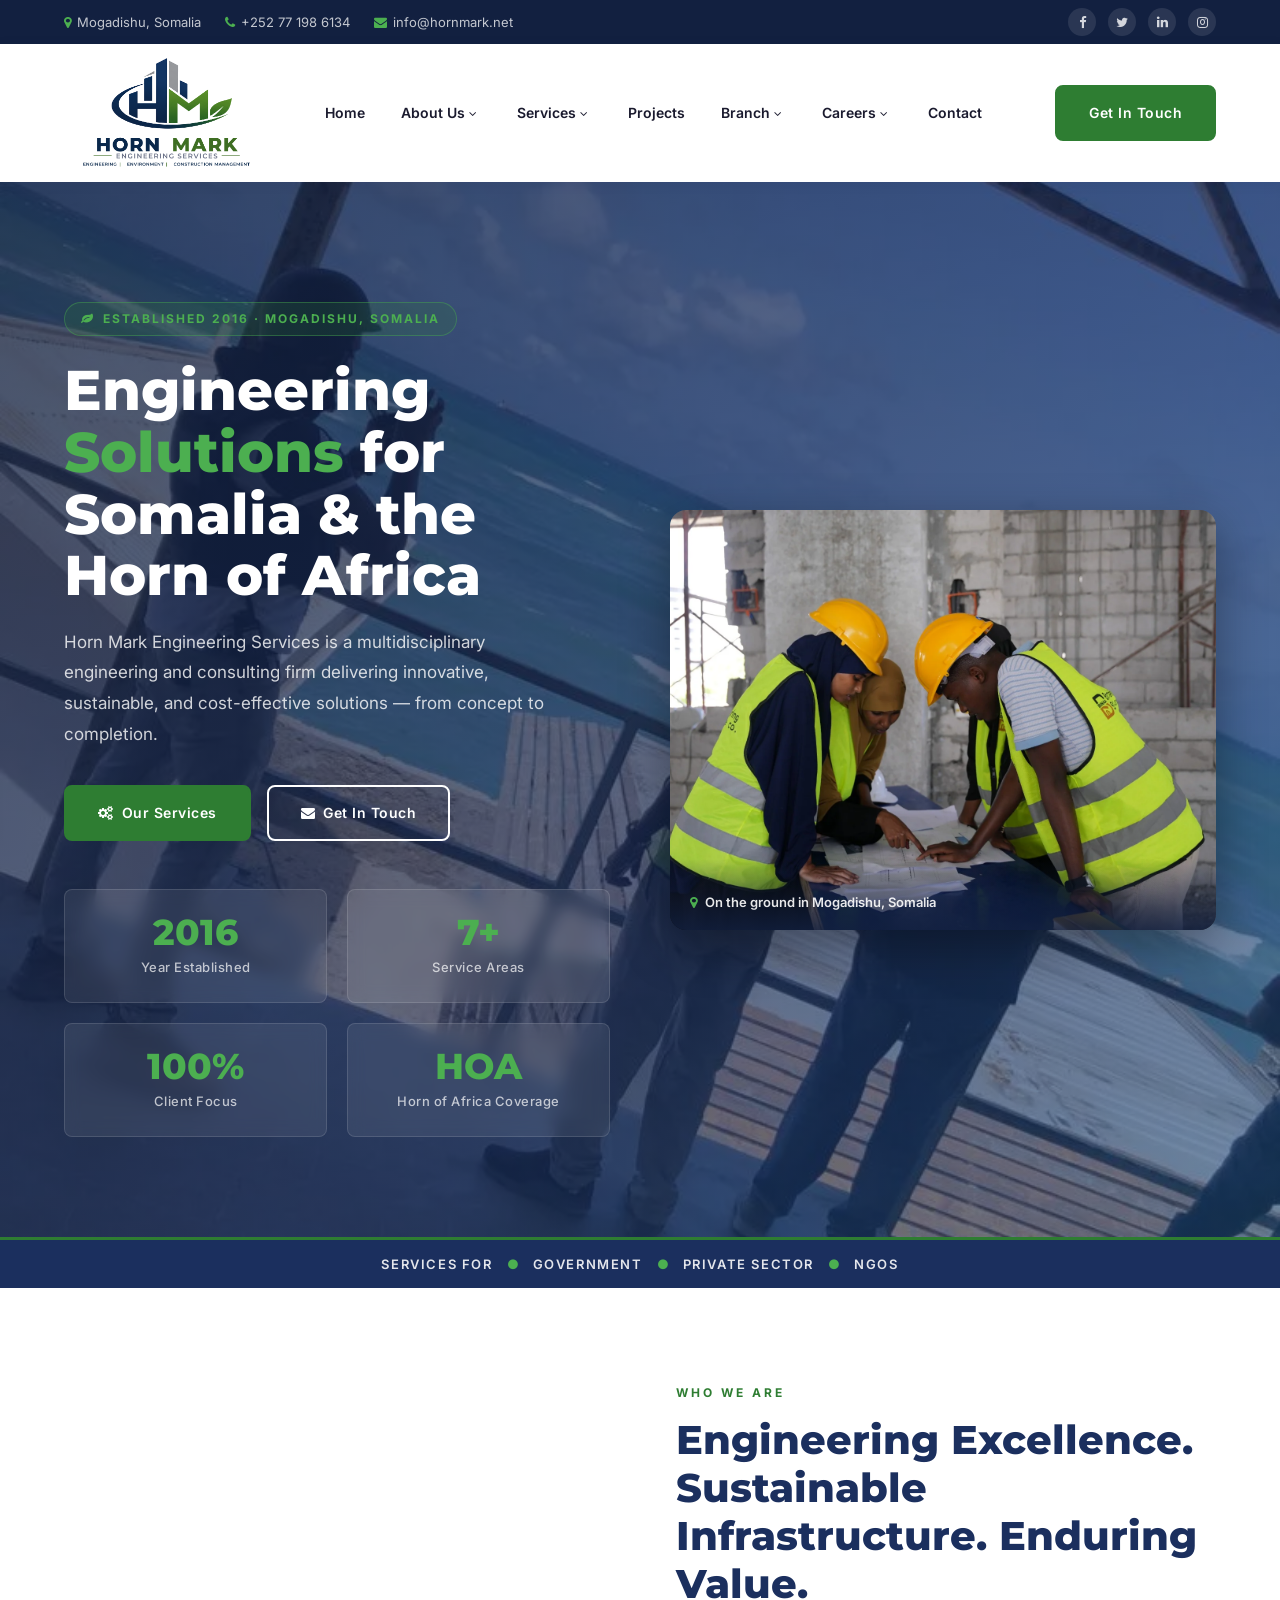
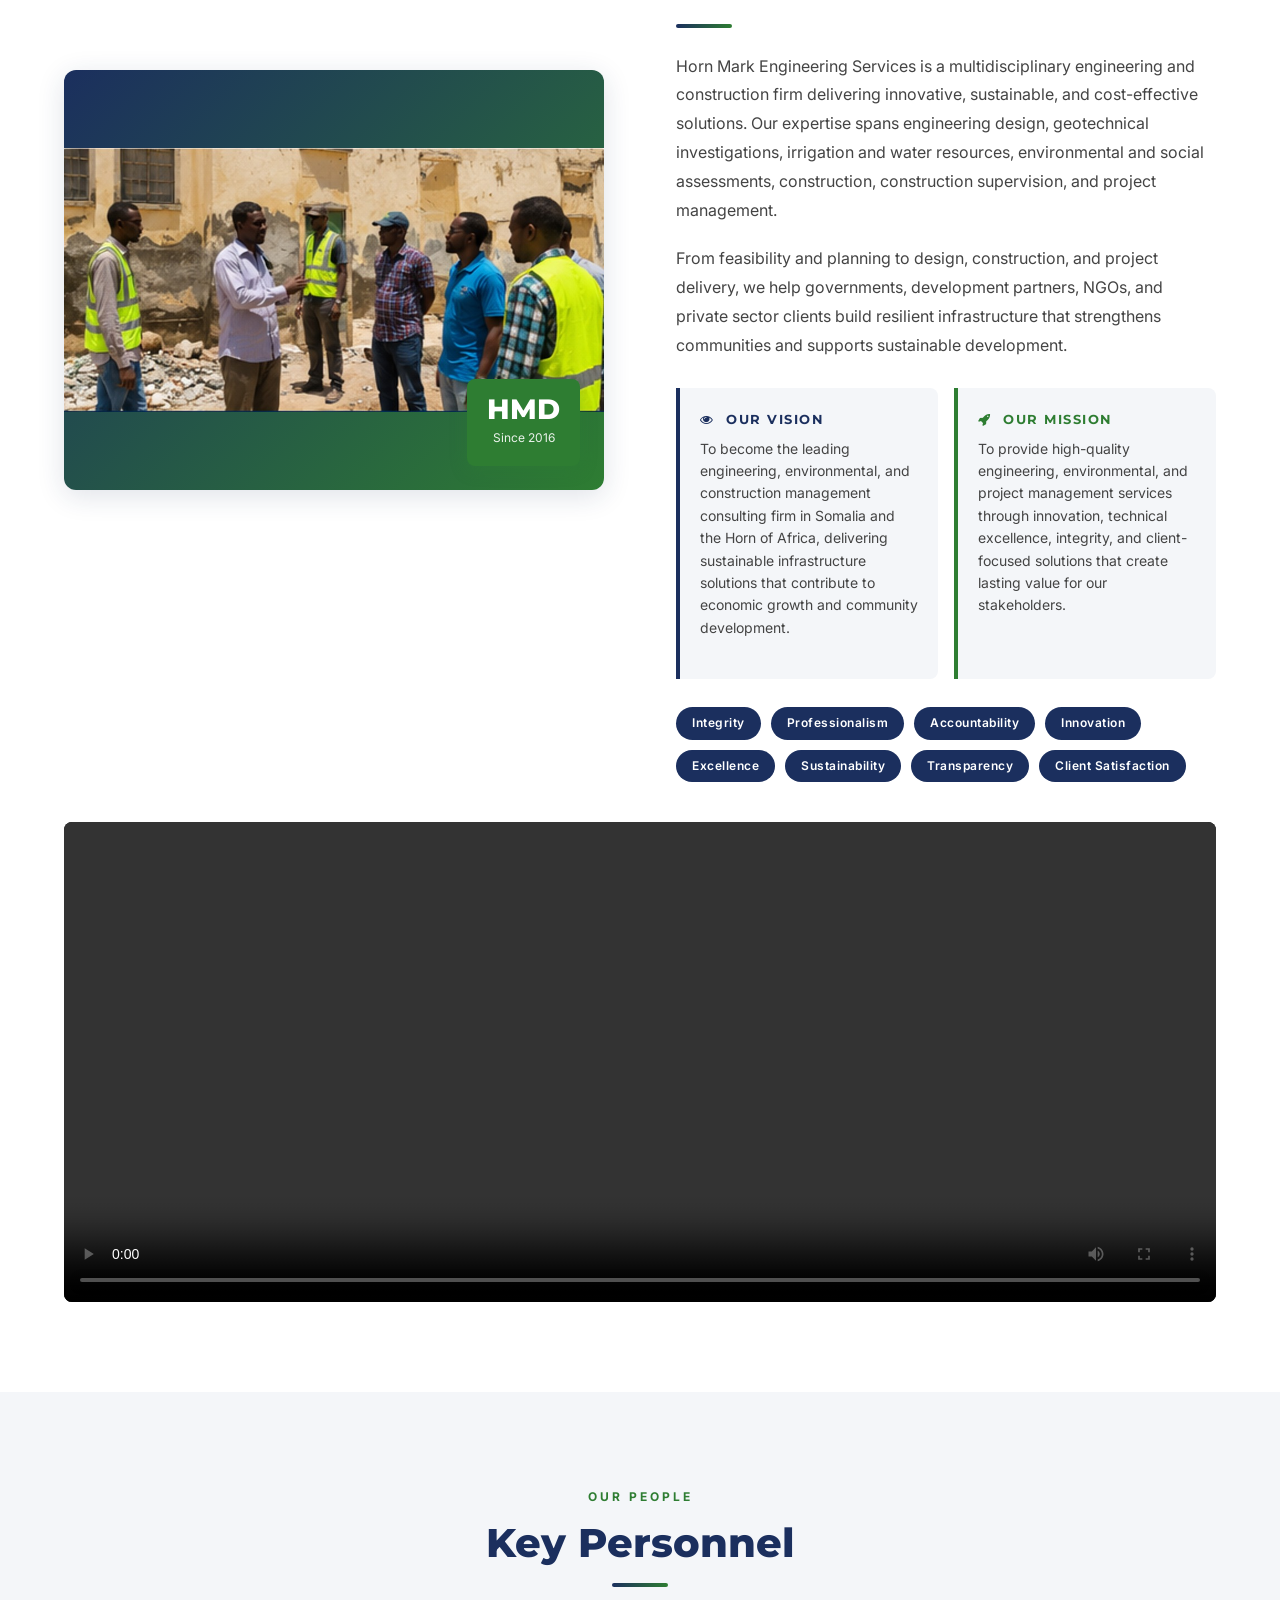
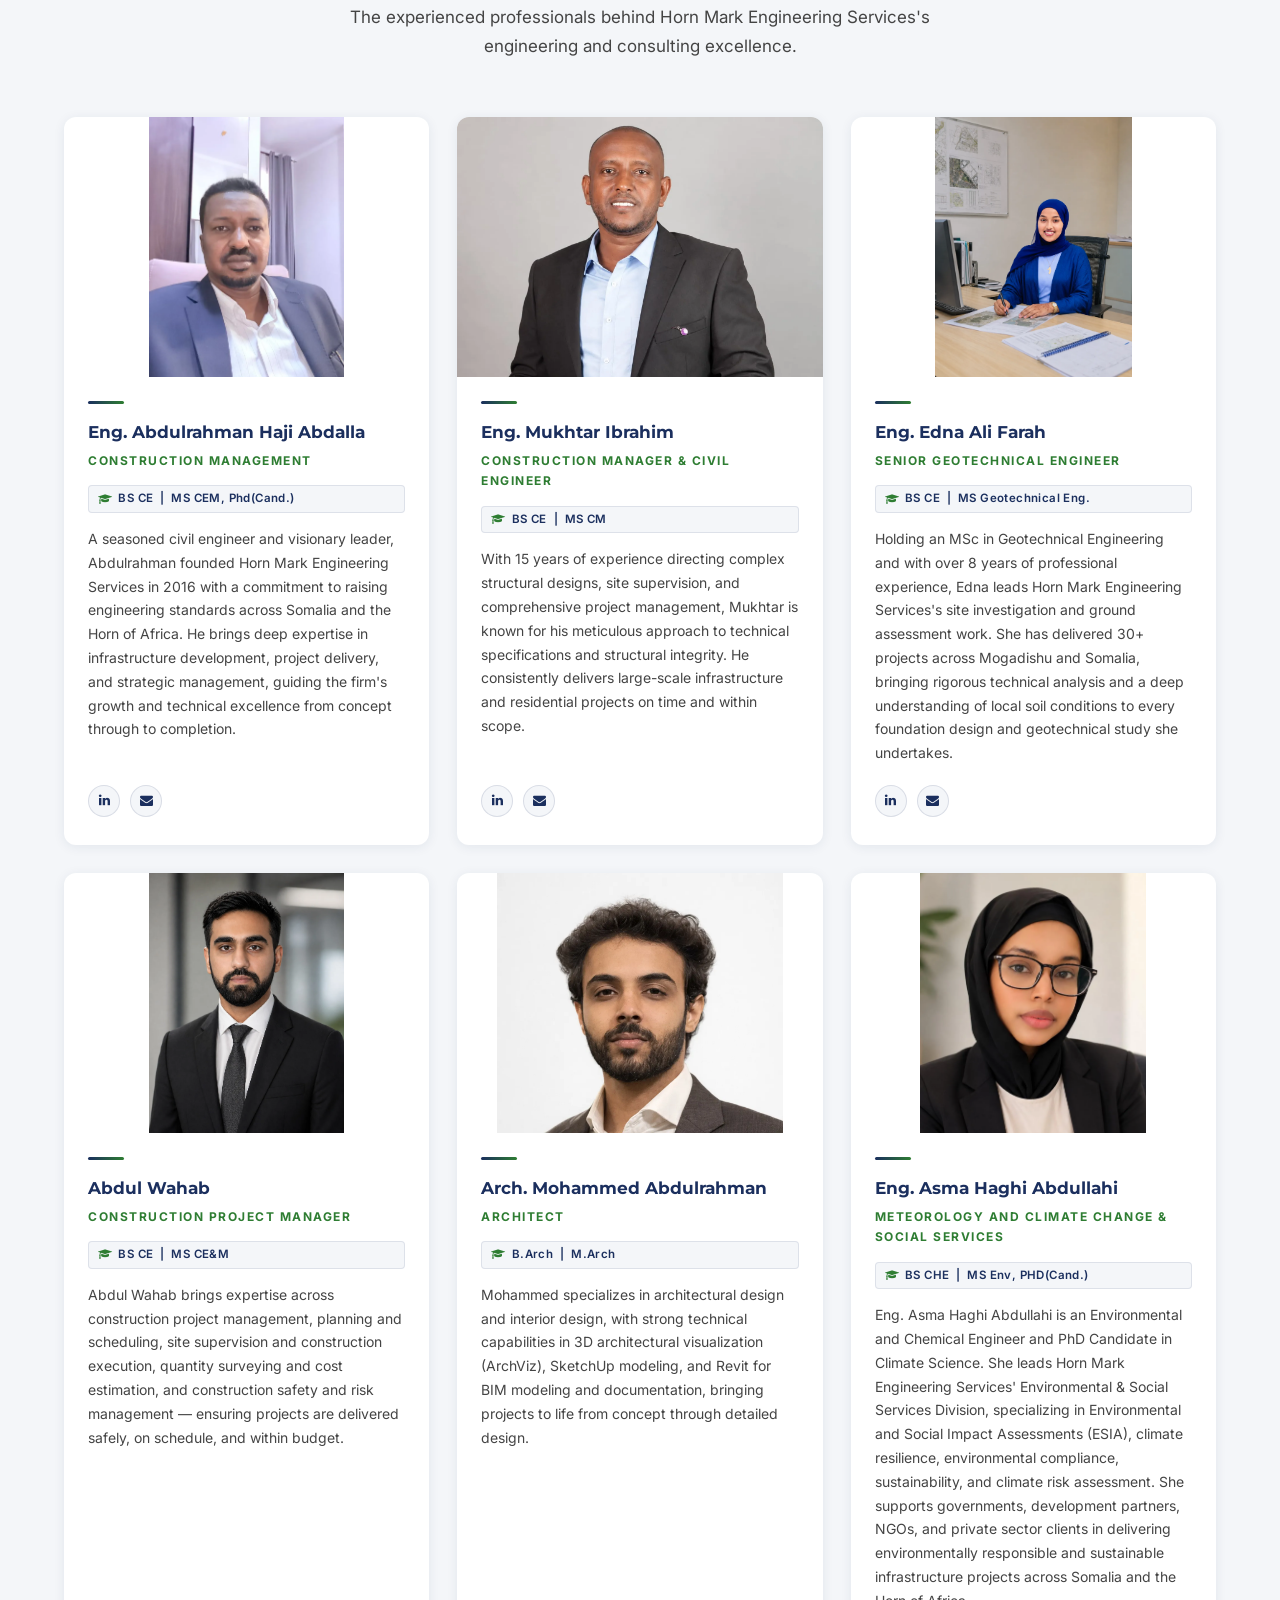
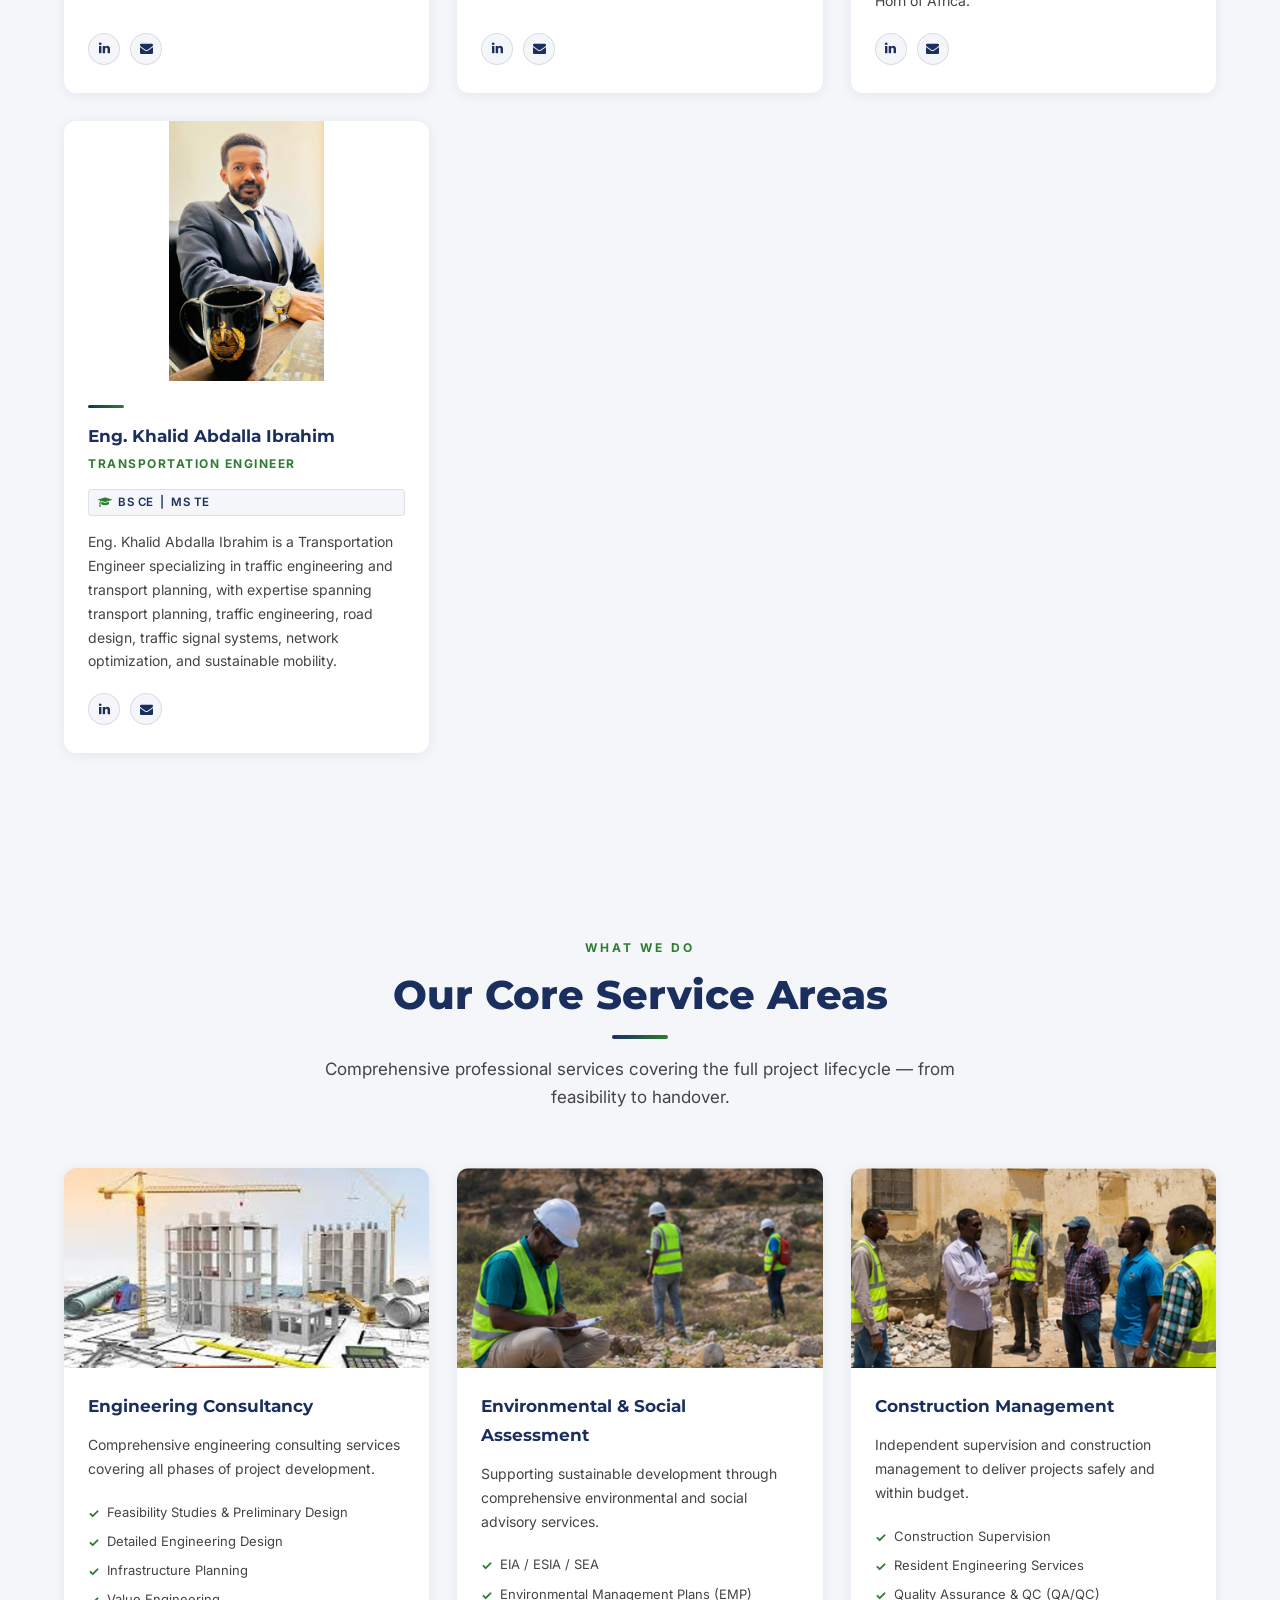
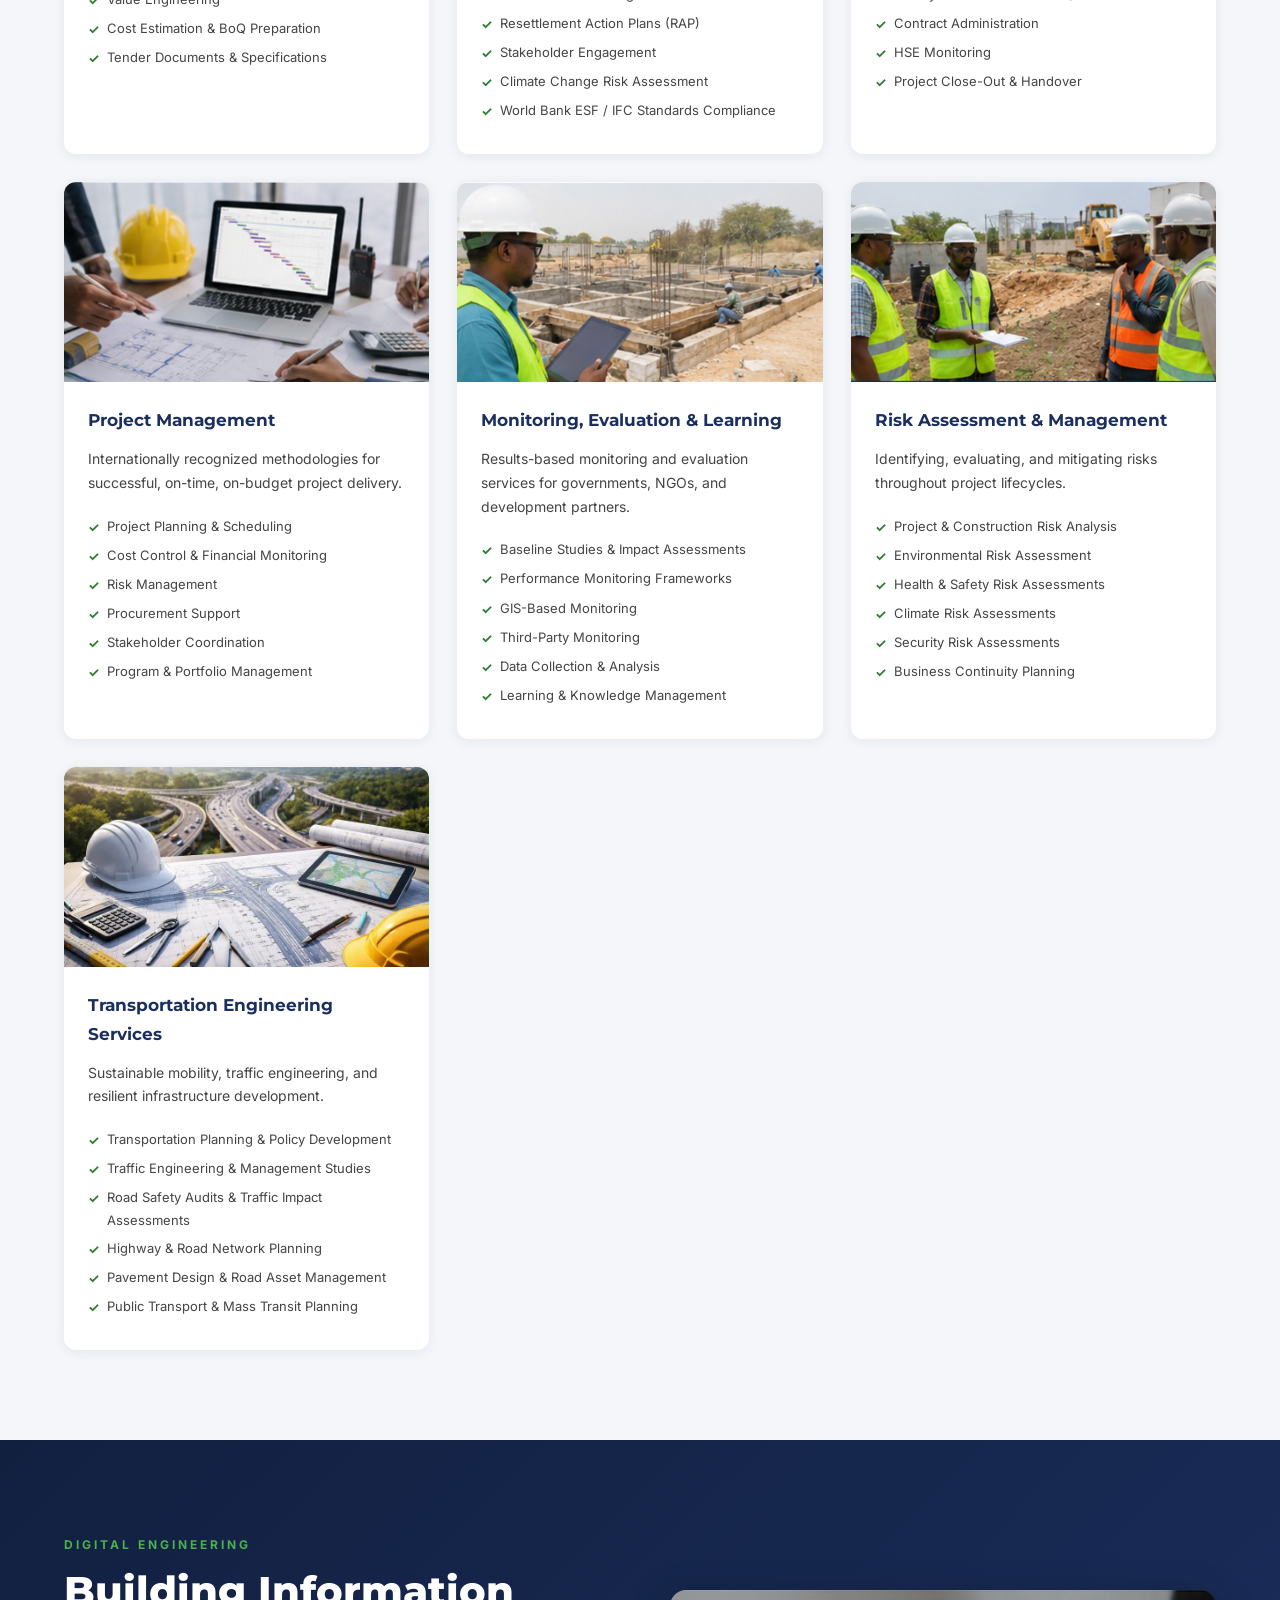
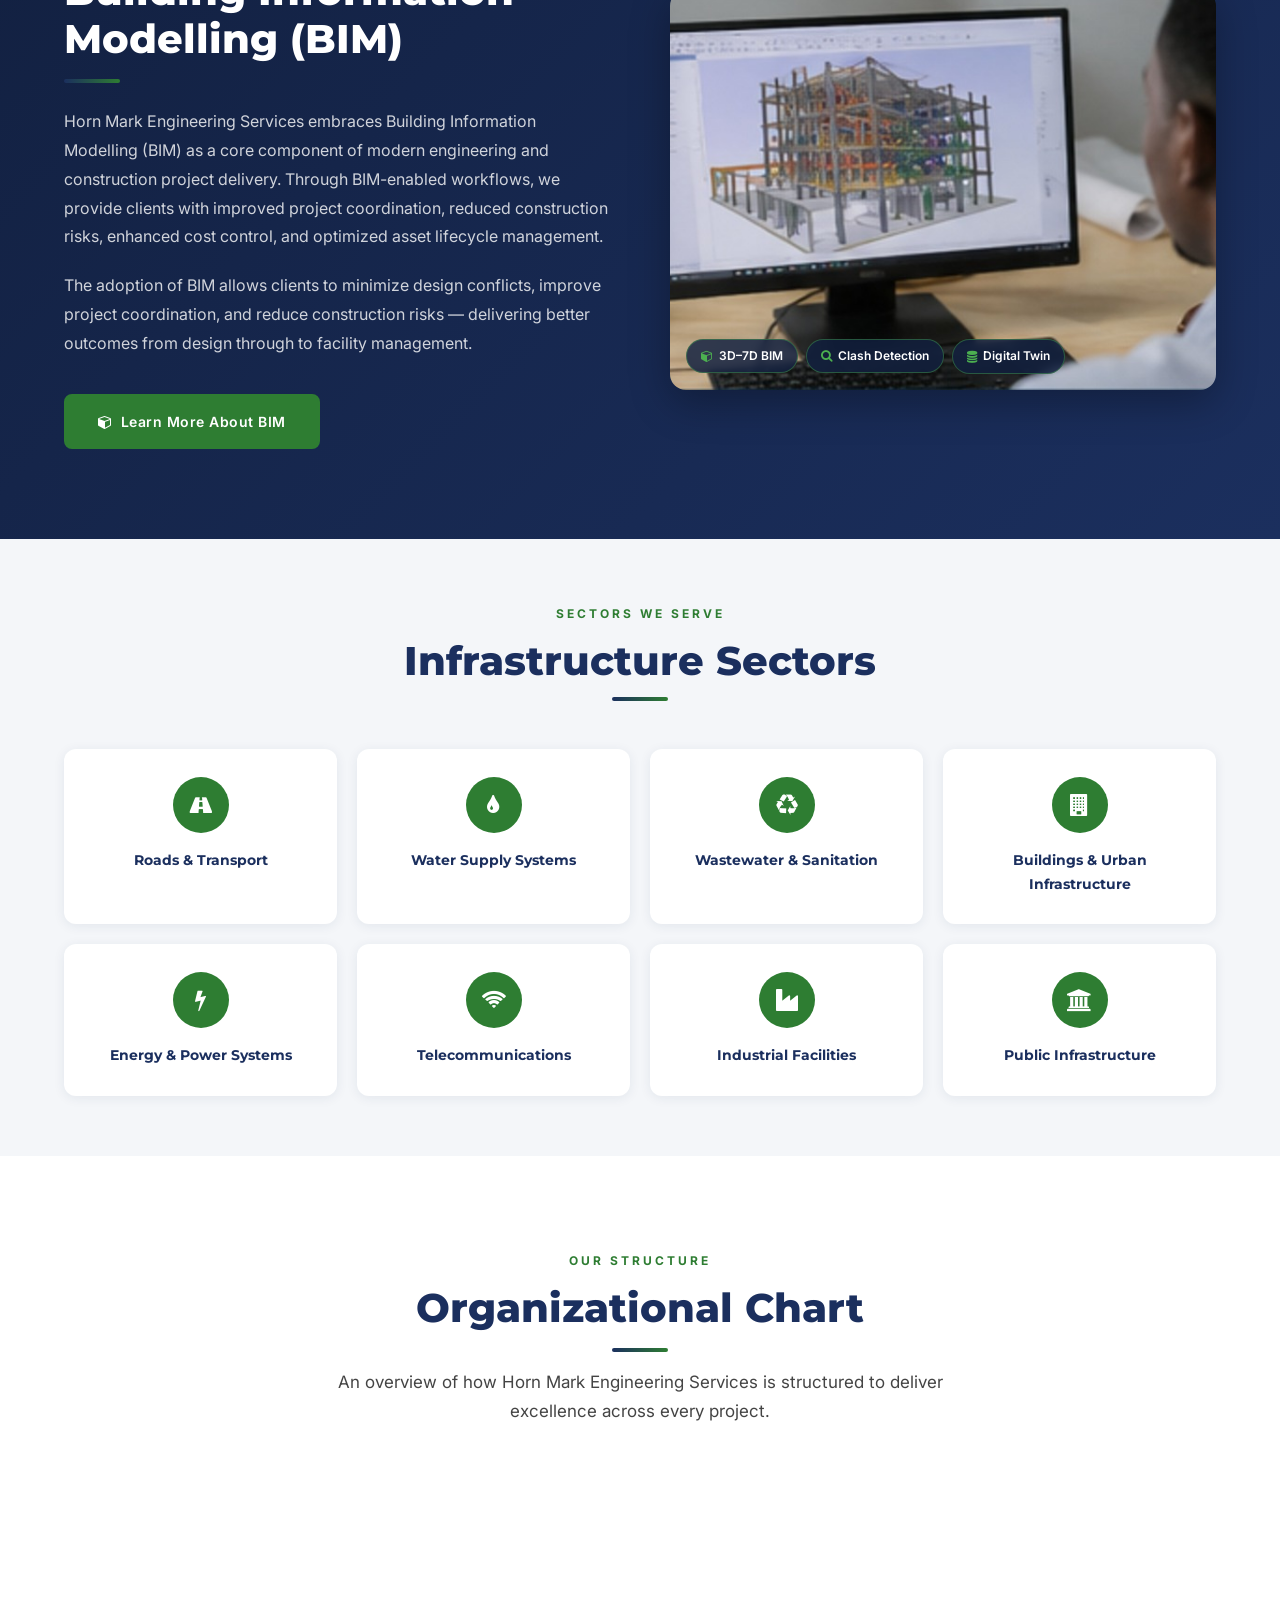
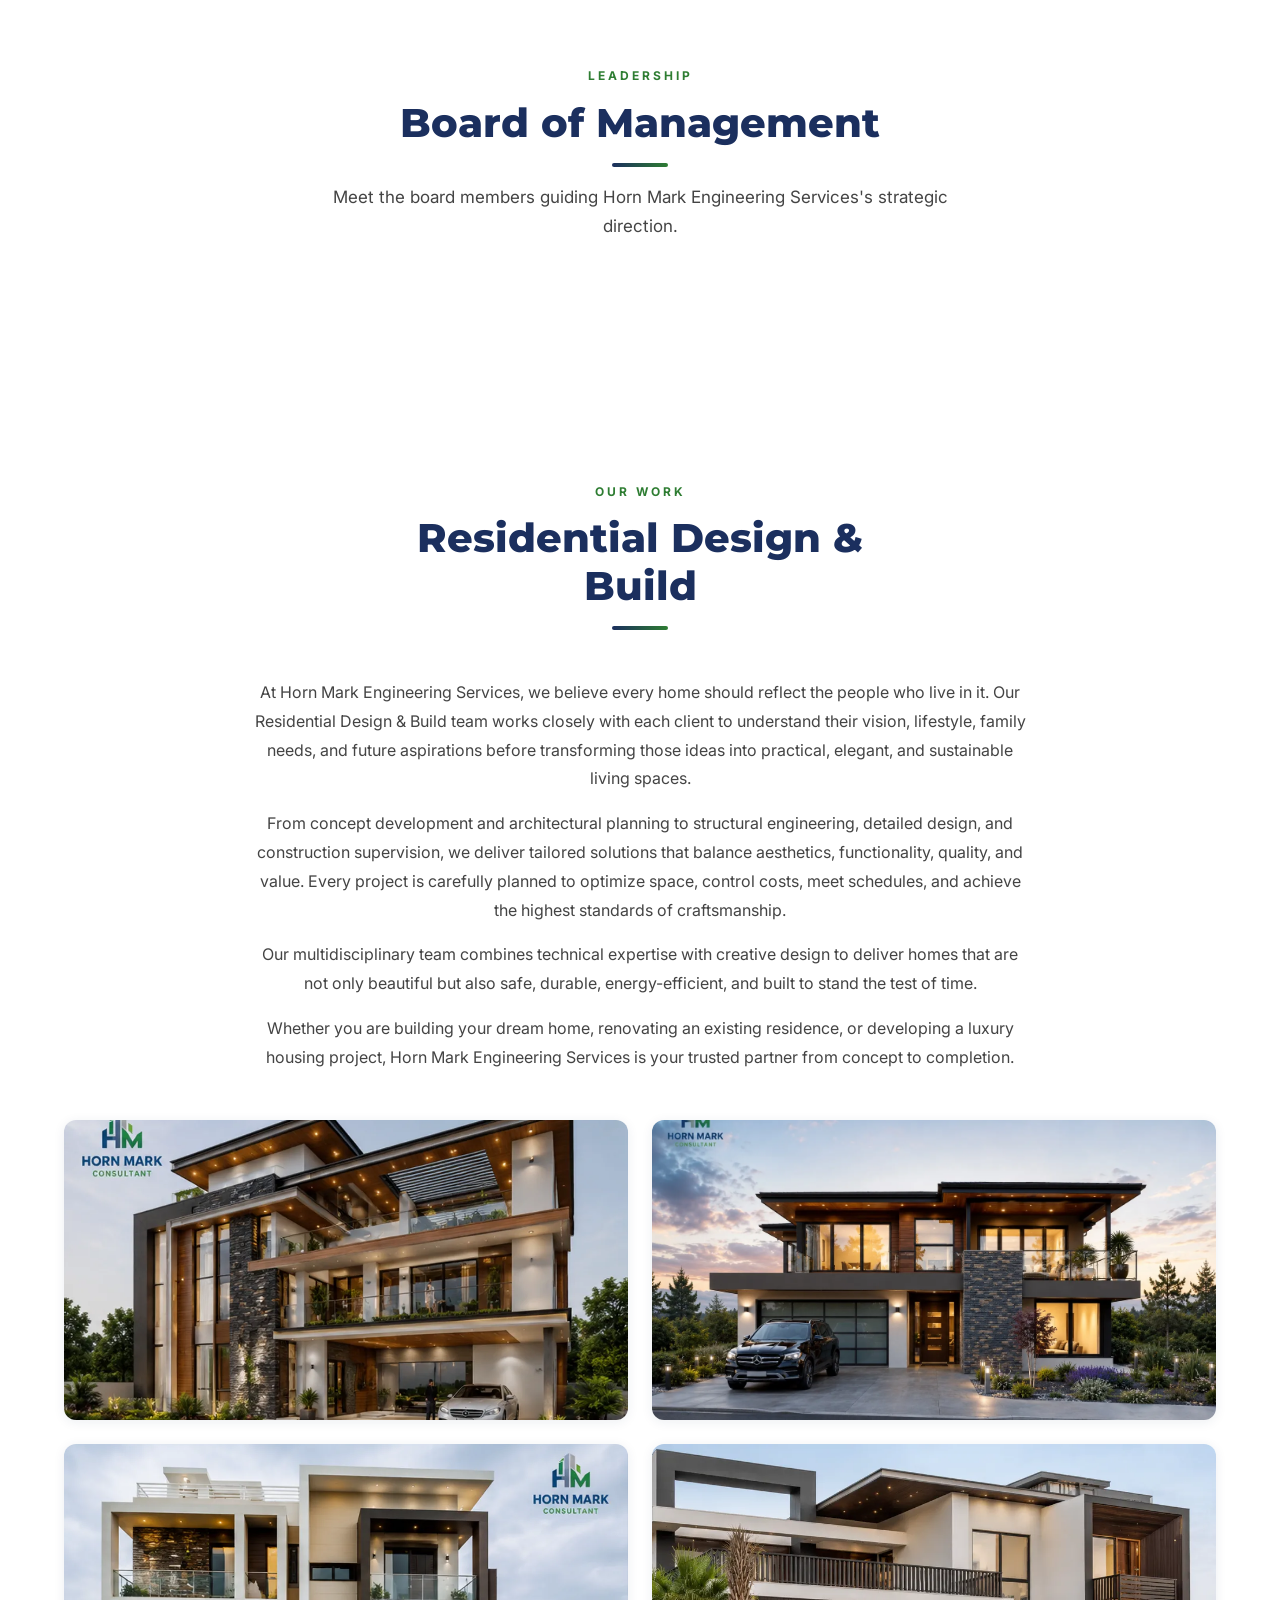
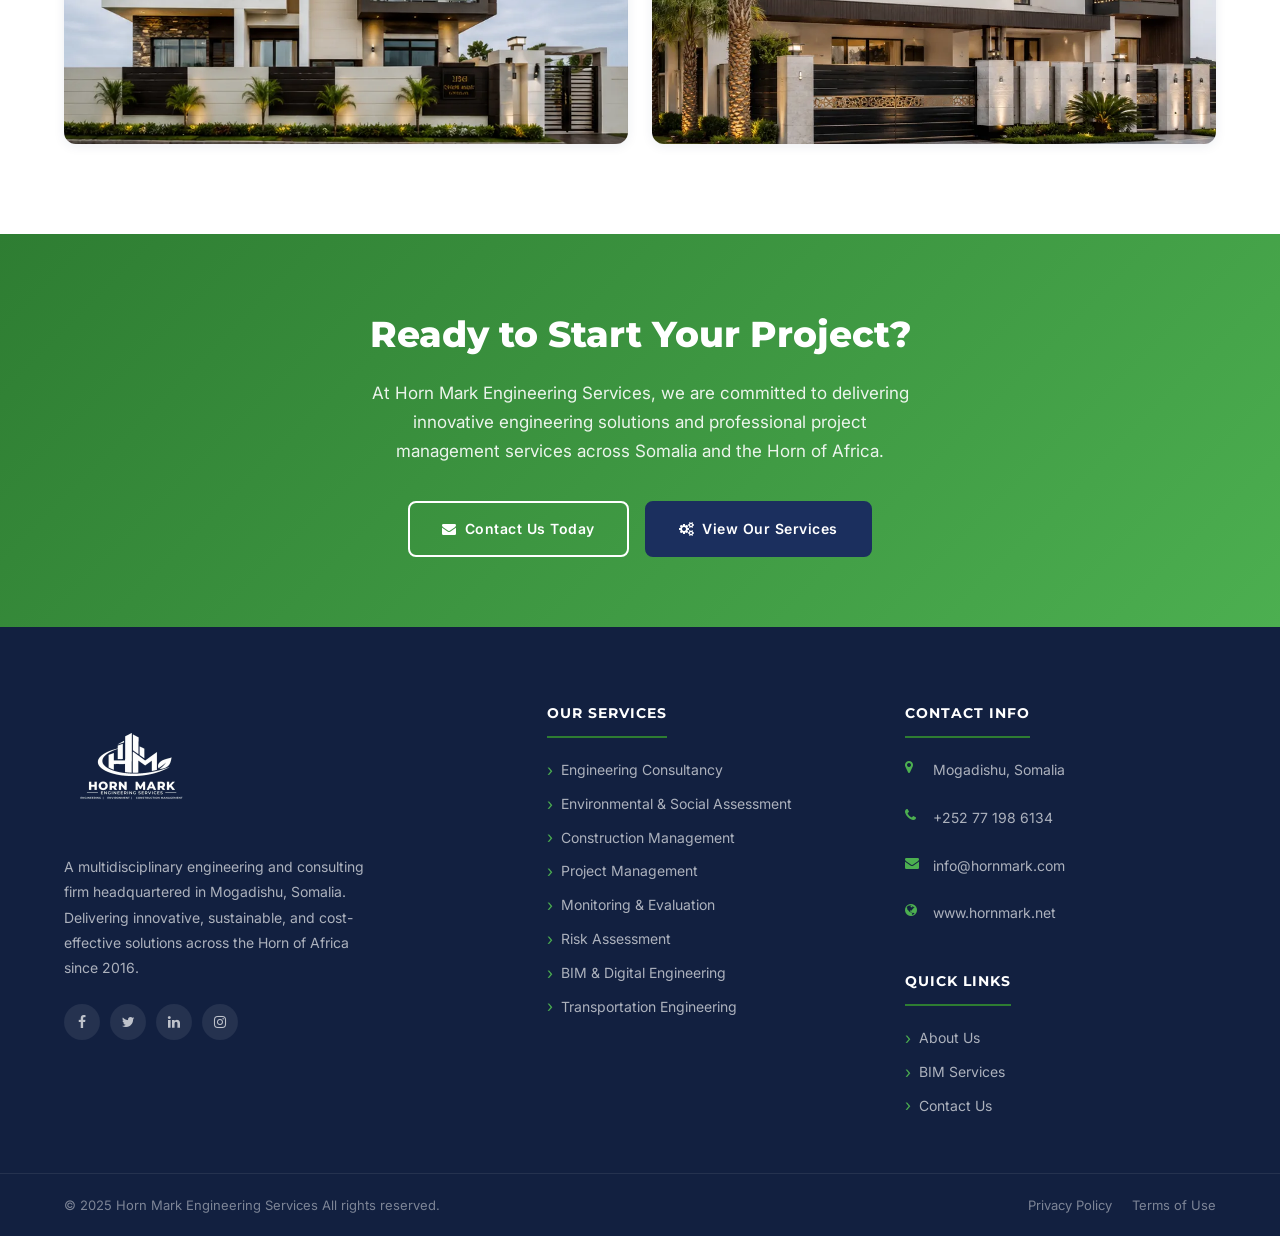
<file: index.html>
<!DOCTYPE html>
<html lang="en">
<head>
<meta charset="UTF-8">
<link rel="icon" type="image/svg+xml" href="favicon.svg"><link rel="shortcut icon" href="favicon.svg">
<meta name="viewport" content="width=device-width, initial-scale=1.0">
<title>Horn Mark Engineering Services – Engineering | Environment | Construction Management</title>

<!-- Font Awesome (local) -->
<link rel="stylesheet" href="https://cdnjs.cloudflare.com/ajax/libs/font-awesome/4.7.0/css/font-awesome.min.css">
<!-- Google Fonts -->
<link rel="preconnect" href="https://fonts.googleapis.com">
<link href="https://fonts.googleapis.com/css2?family=Inter:wght@300;400;500;600;700;800&family=Montserrat:wght@400;600;700;800&display=swap" rel="stylesheet">
<link rel="stylesheet" href="styles.css">

<style>
/* ============================================================
   BRAND TOKENS
   ============================================================ */
:root {
  --navy:      #1B2F5E;
  --navy-dark: #122040;
  --green:     #2E7D32;
  --green-light:#4CAF50;
  --gray-light: #F4F6F9;
  --gray-mid:   #B0BEC5;
  --white:      #FFFFFF;
  --text-dark:  #1A1A2E;
  --text-body:  #444;
  --shadow-sm:  0 2px 12px rgba(27,47,94,0.08);
  --shadow-md:  0 6px 28px rgba(27,47,94,0.14);
  --radius:     8px;
  --transition: all 0.3s ease;
}

/* ============================================================
   RESET & BASE
   ============================================================ */
*, *::before, *::after { box-sizing: border-box; margin: 0; padding: 0; }

html { scroll-behavior: smooth; }

body {
  font-family: 'Inter', sans-serif;
  color: var(--text-body);
  background: var(--white);
  line-height: 1.7;
  font-size: 16px;
}

img { max-width: 100%; height: auto; display: block; }
a { text-decoration: none; color: inherit; transition: var(--transition); }
ul { list-style: none; }

.container {
  width: 100%;
  max-width: 1200px;
  margin: 0 auto;
  padding: 0 24px;
}

.section-pad { padding: 90px 0; }
.section-pad-sm { padding: 60px 0; }

.section-tag {
  display: inline-block;
  font-size: 12px;
  font-weight: 700;
  letter-spacing: 3px;
  text-transform: uppercase;
  color: var(--green);
  margin-bottom: 12px;
}

.section-title {
  font-family: 'Montserrat', sans-serif;
  font-size: clamp(26px, 3.5vw, 40px);
  font-weight: 800;
  color: var(--navy);
  line-height: 1.2;
  margin-bottom: 16px;
}

.section-lead {
  font-size: 17px;
  color: var(--text-body);
  max-width: 640px;
  margin-bottom: 48px;
}

.divider {
  width: 56px;
  height: 4px;
  background: linear-gradient(90deg, var(--navy), var(--green));
  border-radius: 2px;
  margin-bottom: 24px;
}

/* ============================================================
   BUTTONS
   ============================================================ */
.btn {
  display: inline-flex;
  align-items: center;
  gap: 8px;
  padding: 14px 32px;
  border-radius: var(--radius);
  font-weight: 600;
  font-size: 14px;
  letter-spacing: 0.5px;
  cursor: pointer;
  border: 2px solid transparent;
  transition: var(--transition);
}

.btn-primary {
  background: var(--green);
  color: var(--white);
  border-color: var(--green);
}
.btn-primary:hover {
  background: var(--green-light);
  border-color: var(--green-light);
  color: var(--white);
  transform: translateY(-2px);
  box-shadow: 0 8px 20px rgba(46,125,50,0.3);
}

.btn-outline {
  background: transparent;
  color: var(--white);
  border-color: var(--white);
}
.btn-outline:hover {
  background: var(--white);
  color: var(--navy);
  transform: translateY(-2px);
}

.btn-navy {
  background: var(--navy);
  color: var(--white);
  border-color: var(--navy);
}
.btn-navy:hover {
  background: var(--navy-dark);
  border-color: var(--navy-dark);
  color: var(--white);
  transform: translateY(-2px);
  box-shadow: 0 8px 20px rgba(27,47,94,0.3);
}

/* ============================================================
   TOP BAR
   ============================================================ */
.top-bar {
  background: var(--navy-dark);
  color: rgba(255,255,255,0.75);
  font-size: 13px;
  padding: 8px 0;
}
.top-bar .container {
  display: flex;
  align-items: center;
  justify-content: space-between;
  flex-wrap: wrap;
  gap: 8px;
}
.top-bar-left { display: flex; align-items: center; gap: 24px; }
.top-bar-left span { display: flex; align-items: center; gap: 6px; }
.top-bar-left i { color: var(--green-light); }
.top-bar-right { display: flex; gap: 12px; }
.top-bar-right a {
  width: 28px; height: 28px;
  display: flex; align-items: center; justify-content: center;
  border-radius: 50%;
  background: rgba(255,255,255,0.1);
  color: rgba(255,255,255,0.8);
  font-size: 13px;
  transition: var(--transition);
}
.top-bar-right a:hover { background: var(--green); color: var(--white); }

/* ============================================================
   HEADER / NAV
   ============================================================ */
.site-header {
  background: var(--white);
  box-shadow: var(--shadow-sm);
  position: sticky;
  top: 0;
  z-index: 1000;
}
.header-inner {
  display: flex;
  align-items: center;
  justify-content: space-between;
  padding: 14px 0;
}
.logo-wrap img { height: 110px; width: auto; }

.main-nav { display: flex; align-items: center; gap: 4px; }
.main-nav > li { position: relative; }
.main-nav > li > a {
  display: block;
  padding: 10px 16px;
  font-weight: 600;
  font-size: 14px;
  color: var(--text-dark);
  border-radius: var(--radius);
  transition: var(--transition);
}
.main-nav > li > a:hover,
.main-nav > li.active > a {
  color: var(--green);
  background: rgba(46,125,50,0.07);
}
.main-nav > li > a i { margin-right: 4px; font-size: 12px; }

/* dropdown */
.main-nav .dropdown { position: relative; }
.main-nav .dropdown-menu {
  display: none;
  position: absolute;
  top: 100%;
  left: 0;
  min-width: 240px;
  background: var(--white);
  border-radius: var(--radius);
  box-shadow: var(--shadow-md);
  padding: 8px 0;
  border-top: 3px solid var(--green);
  z-index: 100;
}
/* invisible bridge fills the gap so mouse movement doesn't break hover */
.main-nav .dropdown::after {
  content: '';
  position: absolute;
  top: 100%;
  left: 0;
  width: 100%;
  height: 12px;
  background: transparent;
}
.main-nav .dropdown:hover .dropdown-menu { display: block; }
.main-nav .dropdown-menu li a {
  display: block;
  padding: 10px 20px;
  font-size: 14px;
  color: var(--text-dark);
  transition: var(--transition);
}
.main-nav .dropdown-menu li a:hover {
  color: var(--green);
  background: var(--gray-light);
  padding-left: 26px;
}

.location-menu { min-width: 280px; }
.location-name {
  padding: 10px 20px 4px;
  font-size: 14px;
  font-weight: 700;
  color: var(--navy);
}
.location-name i { margin-right: 6px; color: var(--green); }
.location-address {
  padding: 0 20px 10px;
  font-size: 13px;
  color: var(--text-body);
  line-height: 1.5;
}

.nav-cta { margin-left: 16px; }

.nav-toggle {
  display: none;
  background: none;
  border: none;
  font-size: 22px;
  color: var(--navy);
  cursor: pointer;
}

/* ============================================================
   HERO
   ============================================================ */
.hero {
  color: var(--white);
  padding: 120px 0 100px;
  position: relative;
  overflow: hidden;
}
.hero::before {
  content: '';
  position: absolute;
  inset: 0;
  background: linear-gradient(135deg, rgba(18,32,64,0.78) 0%, rgba(27,47,94,0.68) 60%, rgba(31,74,122,0.62) 100%);
  z-index: 1;
}
.hero .container { position: relative; z-index: 2; }
.hero-grid {
  display: grid;
  grid-template-columns: 1fr 1fr;
  gap: 60px;
  align-items: center;
}
.hero-tag {
  display: inline-flex;
  align-items: center;
  gap: 8px;
  background: rgba(46,125,50,0.2);
  border: 1px solid rgba(76,175,80,0.4);
  color: var(--green-light);
  font-size: 12px;
  font-weight: 700;
  letter-spacing: 2px;
  text-transform: uppercase;
  padding: 6px 16px;
  border-radius: 20px;
  margin-bottom: 24px;
}
.hero h1 {
  font-family: 'Montserrat', sans-serif;
  font-size: clamp(32px, 4.5vw, 56px);
  font-weight: 800;
  line-height: 1.1;
  margin-bottom: 20px;
  color: var(--white);
}
.hero h1 span { color: var(--green-light); }
.hero-desc {
  font-size: 17px;
  color: rgba(255,255,255,0.8);
  margin-bottom: 36px;
  max-width: 480px;
  line-height: 1.8;
}
.hero-btns { display: flex; gap: 16px; flex-wrap: wrap; }

.hero-stats {
  display: grid;
  grid-template-columns: 1fr 1fr;
  gap: 20px;
  margin-top: 48px;
}
.stat-card {
  background: rgba(255,255,255,0.08);
  border: 1px solid rgba(255,255,255,0.12);
  border-radius: var(--radius);
  padding: 24px;
  text-align: center;
  backdrop-filter: blur(8px);
  transition: var(--transition);
}
.stat-card:hover {
  background: rgba(255,255,255,0.13);
  transform: translateY(-3px);
}
.stat-number {
  font-family: 'Montserrat', sans-serif;
  font-size: 36px;
  font-weight: 800;
  color: var(--green-light);
  line-height: 1;
  margin-bottom: 6px;
}
.stat-label {
  font-size: 13px;
  color: rgba(255,255,255,0.7);
  font-weight: 500;
  letter-spacing: 0.5px;
}

.hero-visual {
  display: flex;
  flex-direction: column;
  gap: 16px;
}
.hero-photo-wrap {
  border-radius: 16px;
  overflow: hidden;
  box-shadow: 0 16px 48px rgba(0,0,0,0.35);
  position: relative;
}
.hero-photo {
  width: 100%;
  height: 420px;
  object-fit: cover;
  display: block;
}
.hero-photo-caption {
  position: absolute;
  bottom: 0; left: 0; right: 0;
  background: linear-gradient(transparent, rgba(18,32,64,0.85));
  color: rgba(255,255,255,0.9);
  font-size: 13px;
  font-weight: 600;
  padding: 32px 20px 16px;
  display: flex;
  align-items: center;
  gap: 8px;
}
.hero-photo-caption i { color: var(--green-light); }
/* BIM image */
.bim-img-wrap {
  position: relative;
  border-radius: 16px;
  overflow: hidden;
  box-shadow: 0 12px 40px rgba(0,0,0,0.3);
}
.bim-photo {
  width: 100%;
  height: 400px;
  object-fit: cover;
  display: block;
}
.bim-img-tags {
  position: absolute;
  bottom: 16px; left: 16px;
  display: flex;
  gap: 8px;
  flex-wrap: wrap;
}
.bim-img-tags span {
  background: rgba(18,32,64,0.82);
  backdrop-filter: blur(4px);
  color: var(--white);
  font-size: 12px;
  font-weight: 600;
  padding: 6px 14px;
  border-radius: 20px;
  display: flex;
  align-items: center;
  gap: 6px;
  border: 1px solid rgba(76,175,80,0.4);
}
.bim-img-tags span i { color: var(--green-light); }
.hero-badge-row {
  display: flex;
  gap: 16px;
}
.hero-badge {
  flex: 1;
  background: rgba(255,255,255,0.1);
  border: 1px solid rgba(255,255,255,0.15);
  border-radius: var(--radius);
  padding: 20px;
  text-align: center;
  backdrop-filter: blur(8px);
}
.hero-badge i {
  font-size: 28px;
  color: var(--green-light);
  margin-bottom: 10px;
}
.hero-badge p {
  font-size: 13px;
  font-weight: 600;
  color: rgba(255,255,255,0.9);
  line-height: 1.4;
}

/* ============================================================
   ABOUT
   ============================================================ */
.about { background: var(--white); }
.about-grid {
  display: grid;
  grid-template-columns: 1fr 1fr;
  gap: 72px;
  align-items: center;
}
.about-img-wrap {
  position: relative;
  border-radius: 12px;
  overflow: hidden;
  box-shadow: var(--shadow-md);
  background: linear-gradient(135deg, var(--navy) 0%, var(--green) 100%);
  min-height: 420px;
  display: flex;
  align-items: center;
  justify-content: center;
}
.about-img-placeholder {
  text-align: center;
  color: rgba(255,255,255,0.6);
  padding: 40px;
}
.about-img-placeholder i { font-size: 80px; margin-bottom: 16px; }
.about-img-placeholder p { font-size: 14px; }

.about-badge {
  position: absolute;
  bottom: 24px;
  right: 24px;
  background: var(--green);
  color: var(--white);
  border-radius: var(--radius);
  padding: 16px 20px;
  text-align: center;
  box-shadow: 0 4px 16px rgba(46,125,50,0.4);
}
.about-badge strong {
  display: block;
  font-family: 'Montserrat', sans-serif;
  font-size: 28px;
  font-weight: 800;
  line-height: 1;
}
.about-badge span { font-size: 12px; opacity: 0.9; }

.about-content p {
  color: var(--text-body);
  margin-bottom: 20px;
  line-height: 1.8;
}

.vision-mission {
  display: grid;
  grid-template-columns: 1fr 1fr;
  gap: 16px;
  margin: 28px 0;
}
.vm-card {
  background: var(--gray-light);
  border-left: 4px solid var(--navy);
  border-radius: 0 var(--radius) var(--radius) 0;
  padding: 20px;
}
.vm-card.green { border-left-color: var(--green); }
.vm-card h4 {
  font-family: 'Montserrat', sans-serif;
  font-size: 13px;
  font-weight: 700;
  letter-spacing: 1.5px;
  text-transform: uppercase;
  color: var(--navy);
  margin-bottom: 8px;
}
.vm-card.green h4 { color: var(--green); }
.vm-card p { font-size: 14px; color: var(--text-body); line-height: 1.6; }

.values-list {
  display: flex;
  flex-wrap: wrap;
  gap: 10px;
  margin-top: 24px;
}
.value-chip {
  background: var(--navy);
  color: var(--white);
  font-size: 12px;
  font-weight: 600;
  padding: 6px 16px;
  border-radius: 20px;
  letter-spacing: 0.5px;
}

/* ============================================================
   SERVICES
   ============================================================ */
.services { background: var(--gray-light); }
.services-grid {
  display: grid;
  grid-template-columns: repeat(3, 1fr);
  gap: 28px;
}
.service-card {
  background: var(--white);
  border-radius: 12px;
  padding: 0;
  box-shadow: var(--shadow-sm);
  transition: var(--transition);
  border-bottom: 4px solid transparent;
  position: relative;
  overflow: hidden;
  display: flex;
  flex-direction: column;
}
.service-card::before {
  content: '';
  position: absolute;
  top: 0; left: 0; right: 0;
  height: 3px;
  background: linear-gradient(90deg, var(--navy), var(--green));
  transform: scaleX(0);
  transition: var(--transition);
  z-index: 1;
}
.service-card:hover {
  transform: translateY(-6px);
  box-shadow: var(--shadow-md);
  border-bottom-color: var(--green);
}
.service-card:hover::before { transform: scaleX(1); }

.service-img {
  width: 100%;
  height: 200px;
  object-fit: cover;
  display: block;
  transition: var(--transition);
}
.service-card:hover .service-img { transform: scale(1.04); }
.service-card-body {
  padding: 24px 24px 28px;
  flex: 1;
  display: flex;
  flex-direction: column;
}

.service-icon {
  width: 60px; height: 60px;
  background: linear-gradient(135deg, var(--navy), #2a4a8a);
  border-radius: 12px;
  display: flex; align-items: center; justify-content: center;
  margin-bottom: 20px;
  transition: var(--transition);
}
.service-card:hover .service-icon {
  background: linear-gradient(135deg, var(--green), var(--green-light));
}
.service-icon i { color: var(--white); font-size: 24px; }

.service-card-body h3 {
  font-family: 'Montserrat', sans-serif;
  font-size: 17px;
  font-weight: 700;
  color: var(--navy);
  margin-bottom: 12px;
}
.service-card-body p {
  font-size: 14px;
  color: var(--text-body);
  line-height: 1.7;
  margin-bottom: 20px;
}
.service-list {
  display: flex;
  flex-direction: column;
  gap: 6px;
}
.service-list li {
  font-size: 13px;
  color: var(--text-body);
  display: flex;
  align-items: flex-start;
  gap: 8px;
}
.service-list li::before {
  content: '✓';
  color: var(--green);
  font-weight: 700;
  flex-shrink: 0;
  margin-top: 1px;
}

/* ============================================================
   BIM SECTION
   ============================================================ */
.bim-section {
  background: linear-gradient(135deg, var(--navy-dark), var(--navy));
  color: var(--white);
  padding: 90px 0;
}
.bim-grid {
  display: grid;
  grid-template-columns: 1fr 1fr;
  gap: 60px;
  align-items: center;
}
.bim-section .section-title { color: var(--white); }
.bim-section .section-tag { color: var(--green-light); }
.bim-section p { color: rgba(255,255,255,0.8); line-height: 1.8; margin-bottom: 20px; }
.bim-features {
  display: grid;
  grid-template-columns: 1fr 1fr;
  gap: 16px;
  margin-top: 8px;
}
.bim-feature {
  background: rgba(255,255,255,0.07);
  border: 1px solid rgba(255,255,255,0.12);
  border-radius: var(--radius);
  padding: 20px;
  transition: var(--transition);
}
.bim-feature:hover {
  background: rgba(255,255,255,0.12);
  transform: translateY(-2px);
}
.bim-feature i {
  font-size: 22px;
  color: var(--green-light);
  margin-bottom: 10px;
}
.bim-feature h4 {
  font-size: 14px;
  font-weight: 600;
  color: var(--white);
  margin-bottom: 6px;
}
.bim-feature p {
  font-size: 13px;
  color: rgba(255,255,255,0.65);
  margin: 0;
  line-height: 1.5;
}

/* ============================================================
   WHY CHOOSE US
   ============================================================ */
.why-us { background: var(--white); }
.why-grid {
  display: grid;
  grid-template-columns: repeat(3, 1fr);
  gap: 24px;
}
.why-card {
  display: flex;
  align-items: flex-start;
  gap: 16px;
  padding: 28px;
  border-radius: 12px;
  background: var(--gray-light);
  transition: var(--transition);
  border: 1px solid transparent;
}
.why-card:hover {
  background: var(--white);
  border-color: rgba(46,125,50,0.2);
  box-shadow: var(--shadow-sm);
  transform: translateY(-3px);
}
.why-icon {
  width: 48px; height: 48px;
  flex-shrink: 0;
  background: linear-gradient(135deg, var(--green), var(--green-light));
  border-radius: 10px;
  display: flex; align-items: center; justify-content: center;
}
.why-icon i { color: var(--white); font-size: 18px; }
.why-card h4 {
  font-family: 'Montserrat', sans-serif;
  font-size: 15px;
  font-weight: 700;
  color: var(--navy);
  margin-bottom: 6px;
}
.why-card p { font-size: 13px; color: var(--text-body); line-height: 1.6; }

/* ============================================================
   SECTORS
   ============================================================ */
.sectors { background: var(--gray-light); }
.sectors-grid {
  display: grid;
  grid-template-columns: repeat(4, 1fr);
  gap: 20px;
}
.sector-card {
  background: var(--white);
  border-radius: 12px;
  padding: 28px 20px;
  text-align: center;
  box-shadow: var(--shadow-sm);
  transition: var(--transition);
  cursor: default;
}
.sector-card:hover {
  transform: translateY(-5px);
  box-shadow: var(--shadow-md);
}
.sector-card:hover .sector-icon { background: var(--navy); }
.sector-icon {
  width: 56px; height: 56px;
  background: var(--green);
  border-radius: 50%;
  display: flex; align-items: center; justify-content: center;
  margin: 0 auto 16px;
  transition: var(--transition);
}
.sector-icon i { color: var(--white); font-size: 22px; }
.sector-card h4 {
  font-family: 'Montserrat', sans-serif;
  font-size: 14px;
  font-weight: 700;
  color: var(--navy);
}

/* ============================================================
   TEAM
   ============================================================ */
.team { background: var(--gray-light); }
.team-grid {
  display: grid;
  grid-template-columns: repeat(3, 1fr);
  gap: 28px;
}
.team-card {
  background: var(--white);
  border-radius: 12px;
  overflow: hidden;
  box-shadow: var(--shadow-sm);
  transition: var(--transition);
  border-bottom: 4px solid transparent;
  display: flex;
  flex-direction: column;
}
.team-card:hover {
  box-shadow: var(--shadow-md);
  border-bottom-color: var(--green);
  transform: translateY(-4px);
}
.team-card-img-placeholder {
  width: 100%;
  height: 260px;
  background: linear-gradient(135deg, var(--navy) 0%, #2a4a8a 100%);
  display: flex;
  align-items: center;
  justify-content: center;
}
.team-card-img-placeholder i { font-size: 72px; color: rgba(255,255,255,0.2); }
.team-card-img {
  width: 100%;
  height: 260px;
  object-fit: cover;
  object-position: top;
  display: block;
}
.team-card-body {
  padding: 24px;
  flex: 1;
  display: flex;
  flex-direction: column;
}
.team-card-accent {
  width: 36px;
  height: 3px;
  background: linear-gradient(90deg, var(--navy), var(--green));
  border-radius: 2px;
  margin-bottom: 14px;
}
.team-card-body h3 {
  font-family: 'Montserrat', sans-serif;
  font-size: 17px;
  font-weight: 700;
  color: var(--navy);
  margin-bottom: 4px;
}
.team-card-title {
  font-size: 12px;
  font-weight: 700;
  letter-spacing: 1.5px;
  text-transform: uppercase;
  color: var(--green);
  margin-bottom: 14px;
}
.team-card-degree {
  display: inline-flex;
  align-items: center;
  gap: 6px;
  font-size: 11.5px;
  font-weight: 600;
  color: var(--navy);
  background: var(--gray-light);
  border: 1px solid rgba(27,47,94,0.10);
  border-radius: 4px;
  padding: 3px 9px;
  margin-bottom: 14px;
  letter-spacing: 0.4px;
}
.team-card-degree i { color: var(--green); font-size: 11px; }
.team-card-bio {
  font-size: 14px;
  color: var(--text-body);
  line-height: 1.7;
  flex: 1;
  margin-bottom: 20px;
}
.team-card-social { display: flex; gap: 10px; margin-top: auto; }
.team-card-social a {
  width: 32px; height: 32px;
  border-radius: 50%;
  background: var(--gray-light);
  border: 1px solid rgba(27,47,94,0.12);
  display: flex; align-items: center; justify-content: center;
  color: var(--navy);
  font-size: 13px;
  transition: var(--transition);
}
.team-card-social a:hover { background: var(--navy); color: var(--white); border-color: var(--navy); }

/* ============================================================
   PROJECTS
   ============================================================ */
.projects { background: var(--white); }
.projects-intro { max-width: 780px; margin: 0 auto 48px; text-align: center; }
.projects-intro p { font-size: 16px; color: var(--text-body); line-height: 1.8; margin-bottom: 16px; }
.projects-grid { display: grid; grid-template-columns: repeat(2, 1fr); gap: 24px; }
.project-img { width: 100%; height: 300px; object-fit: cover; border-radius: 12px; box-shadow: var(--shadow-sm); transition: var(--transition); display: block; }
.project-img:hover { box-shadow: var(--shadow-md); transform: translateY(-4px); }
@media (max-width: 640px) { .projects-grid { grid-template-columns: 1fr; } }

/* ============================================================
   CTA BAND
   ============================================================ */
.cta-band {
  background: linear-gradient(135deg, var(--green) 0%, var(--green-light) 100%);
  padding: 70px 0;
  text-align: center;
}
.cta-band h2 {
  font-family: 'Montserrat', sans-serif;
  font-size: clamp(24px, 3vw, 36px);
  font-weight: 800;
  color: var(--white);
  margin-bottom: 14px;
}
.cta-band p {
  color: rgba(255,255,255,0.9);
  font-size: 17px;
  margin-bottom: 36px;
  max-width: 560px;
  margin-left: auto;
  margin-right: auto;
}
.cta-band .btn-outline { border-color: var(--white); }

/* ============================================================
   FOOTER
   ============================================================ */
.site-footer {
  background: var(--navy-dark);
  color: rgba(255,255,255,0.75);
  padding: 72px 0 0;
}
.footer-grid {
  display: grid;
  grid-template-columns: 1.4fr 1fr 1fr;
  gap: 48px;
  padding-bottom: 56px;
}
.footer-brand img{height:135px; width: auto; margin-bottom: 20px; mix-blend-mode: lighten; }
.footer-brand p {
  font-size: 14px;
  line-height: 1.8;
  color: rgba(255,255,255,0.65);
  margin-bottom: 24px;
  max-width: 300px;
}
.footer-social { display: flex; gap: 10px; }
.footer-social a {
  width: 36px; height: 36px;
  background: rgba(255,255,255,0.08);
  border-radius: 50%;
  display: flex; align-items: center; justify-content: center;
  color: rgba(255,255,255,0.7);
  font-size: 14px;
  transition: var(--transition);
}
.footer-social a:hover { background: var(--green); color: var(--white); }

.footer-col h4 {
  font-family: 'Montserrat', sans-serif;
  font-size: 14px;
  font-weight: 700;
  color: var(--white);
  letter-spacing: 1px;
  text-transform: uppercase;
  margin-bottom: 20px;
  padding-bottom: 10px;
  border-bottom: 2px solid var(--green);
  display: inline-block;
}
.footer-col ul { display: flex; flex-direction: column; gap: 10px; }
.footer-col ul li a {
  font-size: 14px;
  color: rgba(255,255,255,0.65);
  display: flex;
  align-items: center;
  gap: 8px;
  transition: var(--transition);
}
.footer-col ul li a::before {
  content: '›';
  color: var(--green-light);
  font-size: 16px;
  line-height: 1;
}
.footer-col ul li a:hover { color: var(--green-light); padding-left: 4px; }

.footer-contact li {
  display: flex;
  align-items: flex-start;
  gap: 12px;
  margin-bottom: 14px;
  font-size: 14px;
  color: rgba(255,255,255,0.65);
}
.footer-contact li i {
  color: var(--green-light);
  margin-top: 2px;
  flex-shrink: 0;
  width: 16px;
}

.footer-bottom {
  border-top: 1px solid rgba(255,255,255,0.08);
  padding: 20px 0;
}
.footer-bottom .container {
  display: flex;
  align-items: center;
  justify-content: space-between;
  flex-wrap: wrap;
  gap: 12px;
}
.footer-bottom p { font-size: 13px; color: rgba(255,255,255,0.45); }
.footer-bottom-links { display: flex; gap: 20px; }
.footer-bottom-links a {
  font-size: 13px;
  color: rgba(255,255,255,0.45);
  transition: var(--transition);
}
.footer-bottom-links a:hover { color: var(--green-light); }

/* ============================================================
   RESPONSIVE
   ============================================================ */
@media (max-width: 992px) {
  .hero-grid,
  .about-grid,
  .bim-grid { grid-template-columns: 1fr; gap: 40px; }
  .hero-visual { display: flex; }
  .hero-photo { height: 280px; }
  .services-grid { grid-template-columns: 1fr 1fr; }
  .why-grid { grid-template-columns: 1fr 1fr; }
  .sectors-grid { grid-template-columns: repeat(2, 1fr); }
  .footer-grid { grid-template-columns: 1fr 1fr; }
  .team-grid { grid-template-columns: 1fr 1fr; }
}

@media (max-width: 768px) {
  .top-bar-left span:not(:first-child) { display: none; }
  .main-nav { display: none; position: absolute; top: 100%; left: 0; right: 0;
    flex-direction: column; background: var(--white); padding: 16px;
    box-shadow: var(--shadow-md); gap: 0; }
  .main-nav.open { display: flex; }
  .main-nav .dropdown-menu { position: static; box-shadow: none; border: none;
    background: var(--gray-light); padding-left: 16px; display: none; }
  .main-nav .dropdown.open .dropdown-menu { display: block; }
  .nav-toggle { display: block; }
  .nav-cta { display: none; }
  .site-header { position: relative; }
  .services-grid { grid-template-columns: 1fr; }
  .why-grid { grid-template-columns: 1fr; }
  .vision-mission { grid-template-columns: 1fr; }
  .team-grid { grid-template-columns: 1fr; }
  .bim-features { grid-template-columns: 1fr; }
  .hero-stats { grid-template-columns: 1fr 1fr; }
  .footer-grid { grid-template-columns: 1fr; }
  .sectors-grid { grid-template-columns: 1fr 1fr; }
}

@media (max-width: 480px) {
  .hero-stats { grid-template-columns: 1fr; }
  .hero-btns { flex-direction: column; }
  .sectors-grid { grid-template-columns: repeat(2, 1fr); }
}
.client-banner{display:block;position:static;width:100%;background:var(--navy);border-top:3px solid var(--green);padding:13px 0;box-sizing:border-box;overflow:hidden}
.client-banner .container{display:flex;align-items:center;justify-content:center;gap:8px 14px;flex-wrap:wrap}
.client-banner-text{font-size:13px;font-weight:600;letter-spacing:1.6px;text-transform:uppercase;color:rgba(255,255,255,.88);white-space:nowrap}
.client-banner-sep{color:var(--green-light);font-size:13px;line-height:1;flex-shrink:0}
@media(max-width:480px){.client-banner{padding:10px 0}.client-banner-text{font-size:11.5px;letter-spacing:1.2px}.client-banner-sep{font-size:10px}}
</style>
</head>

<body>

<!-- ============================================================
     TOP BAR
     ============================================================ -->
<div class="top-bar">
  <div class="container">
    <div class="top-bar-left">
      <span><i class="fa fa-map-marker"></i> Mogadishu, Somalia</span>
      <span><i class="fa fa-phone"></i> +252 77 198 6134</span>
      <span><i class="fa fa-envelope"></i> info@hornmark.net</span>
    </div>
    <div class="top-bar-right">
      <a href="#" title="Facebook"><i class="fa fa-facebook"></i></a>
      <a href="#" title="Twitter"><i class="fa fa-twitter"></i></a>
      <a href="#" title="LinkedIn"><i class="fa fa-linkedin"></i></a>
      <a href="https://www.instagram.com/hornmarkengineering/" title="Instagram" target="_blank" rel="noopener"><i class="fa fa-instagram"></i></a>
    </div>
  </div>
</div>

<!-- ============================================================
     HEADER
     ============================================================ -->
<header class="site-header">
  <div class="container">
    <div class="header-inner">
      <div class="logo-wrap">
        <a href="#"><img src="horn_mark_engineering_services_logo.png" alt="Horn Mark Engineering Services Logo"></a>
      </div>
      <button class="nav-toggle" id="navToggle" aria-label="Toggle menu">
        <i class="fa fa-bars"></i>
      </button>
      <nav>
        <ul class="main-nav" id="mainNav">
          <li class="active"><a href="#hero">Home</a></li>
          <li class="dropdown">
            <a href="#about">About Us <i class="fa fa-angle-down"></i></a>
            <ul class="dropdown-menu">
              <li><a href="#key-personnel">Key Personnel</a></li>
              <li><a href="#organizational-chart">Organizational Chart</a></li>
              <li><a href="#board-of-management">Board of Management</a></li>
            </ul>
          </li>
          <li class="dropdown">
            <a href="#services">Services <i class="fa fa-angle-down"></i></a>
            <ul class="dropdown-menu">
              <li><a href="engineering-consultancy.html">Engineering Consultancy</a></li>
              <li><a href="environmental-assessment.html">Environmental &amp; Social Assessment</a></li>
              <li><a href="construction-management.html">Construction Management</a></li>
              <li><a href="project-management.html">Project Management</a></li>
              <li><a href="monitoring-evaluation.html">Monitoring &amp; Evaluation</a></li>
              <li><a href="risk-assessment.html">Risk Assessment</a></li>
              <li><a href="bim-digital-engineering.html">BIM &amp; Digital Engineering</a></li><li><a href="transportation-engineering.html">Transportation Engineering</a></li>
            </ul>
          </li>
          <li><a href="projects.html">Projects</a></li>
          <li class="dropdown">
            <a href="#contact">Branch <i class="fa fa-angle-down"></i></a>
            <ul class="dropdown-menu location-menu">
              <li class="location-name"><i class="fa fa-map-marker"></i> Hornmark Engineering Services</li>
              <li class="location-address">Office #24, Fureh Building, 26 June District, Hargeisa</li>
            </ul>
          </li>
          <li class="dropdown">
            <a href="careers.html">Careers <i class="fa fa-angle-down"></i></a>
            <ul class="dropdown-menu">
              <li><a href="careers.html#employment-opportunities">Employment Opportunities</a></li>
            </ul>
          </li>
          <li><a href="#contact">Contact</a></li>
        </ul>
      </nav>
      <a href="#contact" class="btn btn-primary nav-cta">Get In Touch</a>
    </div>
  </div>
</header>

<!-- ============================================================
     HERO
     ============================================================ -->
<section class="hero" id="hero">
  <div class="hero-bg-carousel">
    <div class="hero-bg-slide active" style="background-image: url('home01.webp');"></div>
    <div class="hero-bg-slide" style="background-image: url('home02.webp');"></div>
    <div class="hero-bg-slide" style="background-image: url('img01.jpeg');"></div>
  </div>
  <div class="container">
    <div class="hero-grid">
      <div class="hero-content">
        <div class="hero-tag">
          <i class="fa fa-leaf"></i>
          Established 2016 · Mogadishu, Somalia
        </div>
        <h1>Engineering <span>Solutions</span> for Somalia &amp; the Horn of Africa</h1>
        <p class="hero-desc">Horn Mark Engineering Services is a multidisciplinary engineering and consulting firm delivering innovative, sustainable, and cost-effective solutions — from concept to completion.</p>
        <div class="hero-btns">
          <a href="#services" class="btn btn-primary"><i class="fa fa-cogs"></i> Our Services</a>
          <a href="#contact" class="btn btn-outline"><i class="fa fa-envelope"></i> Get In Touch</a>
        </div>
        <div class="hero-stats">
          <div class="stat-card">
            <div class="stat-number">2016</div>
            <div class="stat-label">Year Established</div>
          </div>
          <div class="stat-card">
            <div class="stat-number">7+</div>
            <div class="stat-label">Service Areas</div>
          </div>
          <div class="stat-card">
            <div class="stat-number">100%</div>
            <div class="stat-label">Client Focus</div>
          </div>
          <div class="stat-card">
            <div class="stat-number">HOA</div>
            <div class="stat-label">Horn of Africa Coverage</div>
          </div>
        </div>
      </div>
      <div class="hero-visual">
        <div class="hero-photo-wrap">
          <img src="on the ground in mogadishu.webp" alt="HMD team on site in Mogadishu" class="hero-photo">
          <div class="hero-photo-caption">
            <i class="fa fa-map-marker"></i> On the ground in Mogadishu, Somalia
          </div>
        </div>
      </div>
    </div>
  </div>
</section>

<div class="client-banner">
  <div class="container">
    <span class="client-banner-text">Services for</span>
    <span class="client-banner-sep">&#9679;</span>
    <span class="client-banner-text">Government</span>
    <span class="client-banner-sep">&#9679;</span>
    <span class="client-banner-text">Private Sector</span>
    <span class="client-banner-sep">&#9679;</span>
    <span class="client-banner-text">NGOs</span>
  </div>
</div>

<!-- ============================================================
     ABOUT
     ============================================================ -->
<section class="about section-pad" id="about">
  <div class="container">
    <div class="about-grid">
      <div class="about-img-wrap">
        <img src="construction-management-and-supervision.jpeg" alt="HMD team on site" style="width:100%;height:100%;object-fit:cover;display:block;">
        <div class="about-badge">
          <strong>HMD</strong>
          <span>Since 2016</span>
        </div>
      </div>
      <div class="about-content">
        <span class="section-tag">Who We Are</span>
        <h2 class="section-title">Engineering Excellence. Sustainable Infrastructure. Enduring Value.</h2>
        <div class="divider"></div>
        <p>Horn Mark Engineering Services is a multidisciplinary engineering and construction firm delivering innovative, sustainable, and cost-effective solutions. Our expertise spans engineering design, geotechnical investigations, irrigation and water resources, environmental and social assessments, construction, construction supervision, and project management.</p>
        <p>From feasibility and planning to design, construction, and project delivery, we help governments, development partners, NGOs, and private sector clients build resilient infrastructure that strengthens communities and supports sustainable development.</p>

        <div class="vision-mission">
          <div class="vm-card">
            <h4><i class="fa fa-eye" style="margin-right:6px;color:var(--navy)"></i> Our Vision</h4>
            <p>To become the leading engineering, environmental, and construction management consulting firm in Somalia and the Horn of Africa, delivering sustainable infrastructure solutions that contribute to economic growth and community development.</p>
          </div>
          <div class="vm-card green">
            <h4><i class="fa fa-rocket" style="margin-right:6px;color:var(--green)"></i> Our Mission</h4>
            <p>To provide high-quality engineering, environmental, and project management services through innovation, technical excellence, integrity, and client-focused solutions that create lasting value for our stakeholders.</p>
          </div>
        </div>

        <div class="values-list">
          <span class="value-chip">Integrity</span>
          <span class="value-chip">Professionalism</span>
          <span class="value-chip">Accountability</span>
          <span class="value-chip">Innovation</span>
          <span class="value-chip">Excellence</span>
          <span class="value-chip">Sustainability</span>
          <span class="value-chip">Transparency</span>
          <span class="value-chip">Client Satisfaction</span>
        </div>
      </div>
    </div>

    <div class="about-video-wrap" style="margin-top:40px;">
      <video
        src="intro.mp4"
        controls
        preload="metadata"
        style="width:100%;max-height:480px;object-fit:contain;background:#000;display:block;border-radius:8px;">
        Your browser does not support the video tag.
      </video>
    </div>
  </div>
</section>

<!-- ============================================================
     MEET THE TEAM
     ============================================================ -->
<section class="team section-pad" id="key-personnel">
  <div class="container">
    <div style="text-align:center; margin-bottom:56px;">
      <span class="section-tag">Our People</span>
      <h2 class="section-title" style="max-width:560px; margin:0 auto 16px;">Key Personnel</h2>
      <div class="divider" style="margin:0 auto 16px;"></div>
      <p class="section-lead" style="margin:0 auto;">The experienced professionals behind Horn Mark Engineering Services's engineering and consulting excellence.</p>
    </div>

    <div class="team-grid">

      <!-- Team Member 1 — CEO -->
      <div class="team-card">
        <img src="img02.webp" alt="Eng. Abdulrahman Haji Abdalla" class="team-card-img" style="object-fit:contain; object-position:center;">
        <div class="team-card-body">
          <div class="team-card-accent"></div>
          <h3>Eng. Abdulrahman Haji Abdalla</h3>
          <div class="team-card-title">Construction Management</div>
          <div class="team-card-degree"><i class="fa fa-graduation-cap"></i> BS CE &nbsp;|&nbsp; MS CEM, Phd(Cand.)</div>
          <p class="team-card-bio">A seasoned civil engineer and visionary leader, Abdulrahman founded Horn Mark Engineering Services in 2016 with a commitment to raising engineering standards across Somalia and the Horn of Africa. He brings deep expertise in infrastructure development, project delivery, and strategic management, guiding the firm's growth and technical excellence from concept through to completion.</p>
          <div class="team-card-social">
            <a href="#" title="LinkedIn"><i class="fa fa-linkedin"></i></a>
            <a href="#" title="Email"><i class="fa fa-envelope"></i></a>
          </div>
        </div>
      </div>

      <!-- Team Member 2 — Construction Manager -->
      <div class="team-card">
        <img src="img03.webp" alt="Eng. Mukhtar Ibrahim" class="team-card-img">
        <div class="team-card-body">
          <div class="team-card-accent"></div>
          <h3>Eng. Mukhtar Ibrahim</h3>
          <div class="team-card-title">Construction Manager &amp; Civil Engineer</div>
          <div class="team-card-degree"><i class="fa fa-graduation-cap"></i> BS CE &nbsp;|&nbsp; MS CM</div>
          <p class="team-card-bio">With 15 years of experience directing complex structural designs, site supervision, and comprehensive project management, Mukhtar is known for his meticulous approach to technical specifications and structural integrity. He consistently delivers large-scale infrastructure and residential projects on time and within scope.</p>
          <div class="team-card-social">
            <a href="#" title="LinkedIn"><i class="fa fa-linkedin"></i></a>
            <a href="#" title="Email"><i class="fa fa-envelope"></i></a>
          </div>
        </div>
      </div>

      <!-- Team Member 3 — Senior Geotechnical Engineer -->
      <div class="team-card">
        <img src="Eng_.webp" alt="Eng. Edna Ali Farah" class="team-card-img" style="object-fit:contain; object-position:center;">
        <div class="team-card-body">
          <div class="team-card-accent"></div>
          <h3>Eng. Edna Ali Farah</h3>
          <div class="team-card-title">Senior Geotechnical Engineer</div>
          <div class="team-card-degree"><i class="fa fa-graduation-cap"></i> BS CE &nbsp;|&nbsp; MS Geotechnical Eng.</div>
          <p class="team-card-bio">Holding an MSc in Geotechnical Engineering and with over 8 years of professional experience, Edna leads Horn Mark Engineering Services's site investigation and ground assessment work. She has delivered 30+ projects across Mogadishu and Somalia, bringing rigorous technical analysis and a deep understanding of local soil conditions to every foundation design and geotechnical study she undertakes.</p>
          <div class="team-card-social">
            <a href="#" title="LinkedIn"><i class="fa fa-linkedin"></i></a>
            <a href="#" title="Email"><i class="fa fa-envelope"></i></a>
          </div>
        </div>
      </div>

      <!-- Team Member 4 — Construction Project Manager -->
      <div class="team-card">
        <img src="team-abdul-wahab.webp" alt="Abdul Wahab" class="team-card-img" style="object-fit:contain; object-position:center;">
        <div class="team-card-body">
          <div class="team-card-accent"></div>
          <h3>Abdul Wahab</h3>
          <div class="team-card-title">Construction Project Manager</div>
          <div class="team-card-degree"><i class="fa fa-graduation-cap"></i> BS CE &nbsp;|&nbsp; MS CE&amp;M</div>
          <p class="team-card-bio">Abdul Wahab brings expertise across construction project management, planning and scheduling, site supervision and construction execution, quantity surveying and cost estimation, and construction safety and risk management — ensuring projects are delivered safely, on schedule, and within budget.</p>
          <div class="team-card-social">
            <a href="#" title="LinkedIn"><i class="fa fa-linkedin"></i></a>
            <a href="#" title="Email"><i class="fa fa-envelope"></i></a>
          </div>
        </div>
      </div>

      <!-- Team Member 5 — Architect -->
      <div class="team-card">
        <img src="team-mohammed-abdulrahman.webp" alt="Arch. Mohammed Abdulrahman" class="team-card-img" style="object-fit:contain; object-position:center;">
        <div class="team-card-body">
          <div class="team-card-accent"></div>
          <h3>Arch. Mohammed Abdulrahman</h3>
          <div class="team-card-title">Architect</div>
          <div class="team-card-degree"><i class="fa fa-graduation-cap"></i> B.Arch &nbsp;|&nbsp; M.Arch</div>
          <p class="team-card-bio">Mohammed specializes in architectural design and interior design, with strong technical capabilities in 3D architectural visualization (ArchViz), SketchUp modeling, and Revit for BIM modeling and documentation, bringing projects to life from concept through detailed design.</p>
          <div class="team-card-social">
            <a href="#" title="LinkedIn"><i class="fa fa-linkedin"></i></a>
            <a href="#" title="Email"><i class="fa fa-envelope"></i></a>
          </div>
        </div>
      </div>

      <!-- Team Member 6 — Director of Environmental & Social Services -->
      <div class="team-card">
        <img src="team-asma-haghi-abdullahi.webp" alt="Eng. Asma Haghi Abdullahi" class="team-card-img" style="object-fit:contain; object-position:center;">
        <div class="team-card-body">
          <div class="team-card-accent"></div>
          <h3>Eng. Asma Haghi Abdullahi</h3>
          <div class="team-card-title">Meteorology and Climate Change &amp; Social Services </div>
          <div class="team-card-degree"><i class="fa fa-graduation-cap"></i> BS CHE &nbsp;|&nbsp; MS Env, PHD(Cand.)</div>
          <p class="team-card-bio">Eng. Asma Haghi Abdullahi is an Environmental and Chemical Engineer and PhD Candidate in Climate Science. She leads Horn Mark Engineering Services' Environmental &amp; Social Services Division, specializing in Environmental and Social Impact Assessments (ESIA), climate resilience, environmental compliance, sustainability, and climate risk assessment. She supports governments, development partners, NGOs, and private sector clients in delivering environmentally responsible and sustainable infrastructure projects across Somalia and the Horn of Africa.</p>
          <div class="team-card-social">
            <a href="#" title="LinkedIn"><i class="fa fa-linkedin"></i></a>
            <a href="#" title="Email"><i class="fa fa-envelope"></i></a>
          </div>
        </div>
      </div>

      <!-- Team Member 7 — Transportation Engineer -->
      <div class="team-card">
        <img src="team-khalid-abdalla-ibrahim.webp" alt="Eng. Khalid Abdalla Ibrahim" class="team-card-img" style="object-fit:contain; object-position:center;">
        <div class="team-card-body">
          <div class="team-card-accent"></div>
          <h3>Eng. Khalid Abdalla Ibrahim</h3>
          <div class="team-card-title">Transportation Engineer</div>
          <div class="team-card-degree"><i class="fa fa-graduation-cap"></i> BS CE &nbsp;|&nbsp; MS TE</div>
          <p class="team-card-bio">Eng. Khalid Abdalla Ibrahim is a Transportation Engineer specializing in traffic engineering and transport planning, with expertise spanning transport planning, traffic engineering, road design, traffic signal systems, network optimization, and sustainable mobility.</p>
          <div class="team-card-social">
            <a href="#" title="LinkedIn"><i class="fa fa-linkedin"></i></a>
            <a href="#" title="Email"><i class="fa fa-envelope"></i></a>
          </div>
        </div>
      </div>

    </div>
  </div>
</section>

<!-- ============================================================
     SERVICES
     ============================================================ -->
<section class="services section-pad" id="services">
  <div class="container">
    <div style="text-align:center; margin-bottom:56px;">
      <span class="section-tag">What We Do</span>
      <h2 class="section-title" style="max-width:600px; margin:0 auto 16px;">Our Core Service Areas</h2>
      <div class="divider" style="margin:0 auto 16px;"></div>
      <p class="section-lead" style="margin:0 auto;">Comprehensive professional services covering the full project lifecycle — from feasibility to handover.</p>
    </div>
    <div class="services-grid">

      <!-- 1 -->
      <div class="service-card">
        <img src="engineering-consultancy.jpeg" alt="Engineering Consultancy" class="service-img">
        <div class="service-card-body">
          <h3>Engineering Consultancy</h3>
          <p>Comprehensive engineering consulting services covering all phases of project development.</p>
          <ul class="service-list">
            <li>Feasibility Studies &amp; Preliminary Design</li>
            <li>Detailed Engineering Design</li>
            <li>Infrastructure Planning</li>
            <li>Value Engineering</li>
            <li>Cost Estimation &amp; BoQ Preparation</li>
            <li>Tender Documents &amp; Specifications</li>
          </ul>
        </div>
      </div>

      <!-- 2 -->
      <div class="service-card">
        <img src="environmental-and-social-impact-assessment.jpeg" alt="Environmental &amp; Social Assessment" class="service-img">
        <div class="service-card-body">
          <h3>Environmental &amp; Social Assessment</h3>
          <p>Supporting sustainable development through comprehensive environmental and social advisory services.</p>
          <ul class="service-list">
            <li>EIA / ESIA / SEA</li>
            <li>Environmental Management Plans (EMP)</li>
            <li>Resettlement Action Plans (RAP)</li>
            <li>Stakeholder Engagement</li>
            <li>Climate Change Risk Assessment</li>
            <li>World Bank ESF / IFC Standards Compliance</li>
          </ul>
        </div>
      </div>

      <!-- 3 -->
      <div class="service-card">
        <img src="construction-management-and-supervision.jpeg" alt="Construction Management" class="service-img">
        <div class="service-card-body">
          <h3>Construction Management</h3>
          <p>Independent supervision and construction management to deliver projects safely and within budget.</p>
          <ul class="service-list">
            <li>Construction Supervision</li>
            <li>Resident Engineering Services</li>
            <li>Quality Assurance &amp; QC (QA/QC)</li>
            <li>Contract Administration</li>
            <li>HSE Monitoring</li>
            <li>Project Close-Out &amp; Handover</li>
          </ul>
        </div>
      </div>

      <!-- 4 -->
      <div class="service-card">
        <img src="project-management-service.jpeg" alt="Project Management" class="service-img">
        <div class="service-card-body">
          <h3>Project Management</h3>
          <p>Internationally recognized methodologies for successful, on-time, on-budget project delivery.</p>
          <ul class="service-list">
            <li>Project Planning &amp; Scheduling</li>
            <li>Cost Control &amp; Financial Monitoring</li>
            <li>Risk Management</li>
            <li>Procurement Support</li>
            <li>Stakeholder Coordination</li>
            <li>Program &amp; Portfolio Management</li>
          </ul>
        </div>
      </div>

      <!-- 5 -->
      <div class="service-card">
        <img src="monitoring-and-evaluation.jpeg" alt="Monitoring, Evaluation &amp; Learning" class="service-img">
        <div class="service-card-body">
          <h3>Monitoring, Evaluation &amp; Learning</h3>
          <p>Results-based monitoring and evaluation services for governments, NGOs, and development partners.</p>
          <ul class="service-list">
            <li>Baseline Studies &amp; Impact Assessments</li>
            <li>Performance Monitoring Frameworks</li>
            <li>GIS-Based Monitoring</li>
            <li>Third-Party Monitoring</li>
            <li>Data Collection &amp; Analysis</li>
            <li>Learning &amp; Knowledge Management</li>
          </ul>
        </div>
      </div>

      <!-- 6 -->
      <div class="service-card">
        <img src="risk-assessment.jpeg" alt="Risk Assessment &amp; Management" class="service-img">
        <div class="service-card-body">
          <h3>Risk Assessment &amp; Management</h3>
          <p>Identifying, evaluating, and mitigating risks throughout project lifecycles.</p>
          <ul class="service-list">
            <li>Project &amp; Construction Risk Analysis</li>
            <li>Environmental Risk Assessment</li>
            <li>Health &amp; Safety Risk Assessments</li>
            <li>Climate Risk Assessments</li>
            <li>Security Risk Assessments</li>
            <li>Business Continuity Planning</li>
          </ul>
        </div>
      </div>

      <div class="service-card">
        <img src="transportation-engineering.webp" alt="Transportation Engineering Services" class="service-img">
        <div class="service-card-body">
          <h3>Transportation Engineering Services</h3>
          <p>Sustainable mobility, traffic engineering, and resilient infrastructure development.</p>
          <ul class="service-list">
            <li>Transportation Planning &amp; Policy Development</li>
            <li>Traffic Engineering &amp; Management Studies</li>
            <li>Road Safety Audits &amp; Traffic Impact Assessments</li>
            <li>Highway &amp; Road Network Planning</li>
            <li>Pavement Design &amp; Road Asset Management</li>
            <li>Public Transport &amp; Mass Transit Planning</li>
          </ul>
        </div>
      </div>

    </div>
  </div>
</section>

<!-- ============================================================
     BIM
     ============================================================ -->
<section class="bim-section" id="bim">
  <div class="container">
    <div class="bim-grid">
      <div>
        <span class="section-tag">Digital Engineering</span>
        <h2 class="section-title">Building Information Modelling (BIM)</h2>
        <div class="divider"></div>
        <p>Horn Mark Engineering Services embraces Building Information Modelling (BIM) as a core component of modern engineering and construction project delivery. Through BIM-enabled workflows, we provide clients with improved project coordination, reduced construction risks, enhanced cost control, and optimized asset lifecycle management.</p>
        <p>The adoption of BIM allows clients to minimize design conflicts, improve project coordination, and reduce construction risks — delivering better outcomes from design through to facility management.</p>
        <a href="#contact" class="btn btn-primary" style="margin-top:16px;"><i class="fa fa-cube"></i> Learn More About BIM</a>
      </div>
      <div class="bim-img-wrap">
        <img src="building-information-modelling.jpeg" alt="BIM &amp; Digital Engineering" class="bim-photo">
        <div class="bim-img-tags">
          <span><i class="fa fa-cube"></i> 3D–7D BIM</span>
          <span><i class="fa fa-search"></i> Clash Detection</span>
          <span><i class="fa fa-database"></i> Digital Twin</span>
        </div>
      </div>
    </div>
  </div>
</section>


<!-- ============================================================
     SECTORS
     ============================================================ -->
<section class="sectors section-pad-sm" id="sectors">
  <div class="container">
    <div style="text-align:center; margin-bottom:48px;">
      <span class="section-tag">Sectors We Serve</span>
      <h2 class="section-title" style="margin:0 auto 12px;">Infrastructure Sectors</h2>
      <div class="divider" style="margin:0 auto;"></div>
    </div>
    <div class="sectors-grid">
      <div class="sector-card">
        <div class="sector-icon"><i class="fa fa-road"></i></div>
        <h4>Roads &amp; Transport</h4>
      </div>
      <div class="sector-card">
        <div class="sector-icon"><i class="fa fa-tint"></i></div>
        <h4>Water Supply Systems</h4>
      </div>
      <div class="sector-card">
        <div class="sector-icon"><i class="fa fa-recycle"></i></div>
        <h4>Wastewater &amp; Sanitation</h4>
      </div>
      <div class="sector-card">
        <div class="sector-icon"><i class="fa fa-building"></i></div>
        <h4>Buildings &amp; Urban Infrastructure</h4>
      </div>
      <div class="sector-card">
        <div class="sector-icon"><i class="fa fa-bolt"></i></div>
        <h4>Energy &amp; Power Systems</h4>
      </div>
      <div class="sector-card">
        <div class="sector-icon"><i class="fa fa-wifi"></i></div>
        <h4>Telecommunications</h4>
      </div>
      <div class="sector-card">
        <div class="sector-icon"><i class="fa fa-industry"></i></div>
        <h4>Industrial Facilities</h4>
      </div>
      <div class="sector-card">
        <div class="sector-icon"><i class="fa fa-university"></i></div>
        <h4>Public Infrastructure</h4>
      </div>
    </div>
  </div>
</section>

<!-- ============================================================
     ORGANIZATIONAL CHART
     ============================================================ -->
<section class="section-pad" id="organizational-chart">
  <div class="container">
    <div style="text-align:center; margin-bottom:56px;">
      <span class="section-tag">Our Structure</span>
      <h2 class="section-title" style="max-width:560px; margin:0 auto 16px;">Organizational Chart</h2>
      <div class="divider" style="margin:0 auto 16px;"></div>
      <p class="section-lead" style="margin:0 auto;">An overview of how Horn Mark Engineering Services is structured to deliver excellence across every project.</p>
    </div>
  </div>
</section>

<!-- ============================================================
     BOARD OF MANAGEMENT
     ============================================================ -->
<section class="section-pad" id="board-of-management">
  <div class="container">
    <div style="text-align:center; margin-bottom:56px;">
      <span class="section-tag">Leadership</span>
      <h2 class="section-title" style="max-width:560px; margin:0 auto 16px;">Board of Management</h2>
      <div class="divider" style="margin:0 auto 16px;"></div>
      <p class="section-lead" style="margin:0 auto;">Meet the board members guiding Horn Mark Engineering Services's strategic direction.</p>
    </div>
  </div>
</section>

<!-- ============================================================
     PROJECTS
     ============================================================ -->
<section class="projects section-pad" id="projects">
  <div class="container">
    <div style="text-align:center; margin-bottom:48px;">
      <span class="section-tag">Our Work</span>
      <h2 class="section-title" style="max-width:560px; margin:0 auto 16px;">Residential Design &amp; Build</h2>
      <div class="divider" style="margin:0 auto 24px;"></div>
    </div>
    <div class="projects-intro">
      <p>At Horn Mark Engineering Services, we believe every home should reflect the people who live in it. Our Residential Design &amp; Build team works closely with each client to understand their vision, lifestyle, family needs, and future aspirations before transforming those ideas into practical, elegant, and sustainable living spaces.</p>
      <p>From concept development and architectural planning to structural engineering, detailed design, and construction supervision, we deliver tailored solutions that balance aesthetics, functionality, quality, and value. Every project is carefully planned to optimize space, control costs, meet schedules, and achieve the highest standards of craftsmanship.</p>
      <p>Our multidisciplinary team combines technical expertise with creative design to deliver homes that are not only beautiful but also safe, durable, energy-efficient, and built to stand the test of time.</p>
      <p>Whether you are building your dream home, renovating an existing residence, or developing a luxury housing project, Horn Mark Engineering Services is your trusted partner from concept to completion.</p>
    </div>
    <div class="projects-grid">
      <img src="Projects/images 1.webp" alt="Residential Project 1" class="project-img">
      <img src="Projects/images 2.webp" alt="Residential Project 2" class="project-img">
      <img src="Projects/images 3.webp" alt="Residential Project 3" class="project-img">
      <img src="Projects/images 4.webp" alt="Residential Project 4" class="project-img">
    </div>
  </div>
</section>

<!-- ============================================================
     CTA BAND
     ============================================================ -->
<section class="cta-band">
  <div class="container">
    <h2>Ready to Start Your Project?</h2>
    <p>At Horn Mark Engineering Services, we are committed to delivering innovative engineering solutions and professional project management services across Somalia and the Horn of Africa.</p>
    <div style="display:flex; gap:16px; justify-content:center; flex-wrap:wrap;">
      <a href="#contact" class="btn btn-outline"><i class="fa fa-envelope"></i> Contact Us Today</a>
      <a href="#services" class="btn" style="background:var(--navy); color:#fff; border-color:var(--navy);"><i class="fa fa-cogs"></i> View Our Services</a>
    </div>
  </div>
</section>


<!-- ============================================================
     FOOTER
     ============================================================ -->
<footer class="site-footer" id="contact">
  <div class="container">
    <div class="footer-grid">

      <div class="footer-brand">
        <a href="#"><img src="hornmark2.webp" alt="Horn Mark Engineering Services Logo"></a>
        <p>A multidisciplinary engineering and consulting firm headquartered in Mogadishu, Somalia. Delivering innovative, sustainable, and cost-effective solutions across the Horn of Africa since 2016.</p>
        <div class="footer-social">
          <a href="#" title="Facebook"><i class="fa fa-facebook"></i></a>
          <a href="#" title="Twitter"><i class="fa fa-twitter"></i></a>
          <a href="#" title="LinkedIn"><i class="fa fa-linkedin"></i></a>
          <a href="https://www.instagram.com/hornmarkengineering/" title="Instagram" target="_blank" rel="noopener"><i class="fa fa-instagram"></i></a>
        </div>
      </div>

      <div class="footer-col">
        <h4>Our Services</h4>
        <ul>
          <li><a href="engineering-consultancy.html">Engineering Consultancy</a></li>
          <li><a href="environmental-assessment.html">Environmental &amp; Social Assessment</a></li>
          <li><a href="construction-management.html">Construction Management</a></li>
          <li><a href="project-management.html">Project Management</a></li>
          <li><a href="monitoring-evaluation.html">Monitoring &amp; Evaluation</a></li>
          <li><a href="risk-assessment.html">Risk Assessment</a></li>
          <li><a href="bim-digital-engineering.html">BIM &amp; Digital Engineering</a></li><li><a href="transportation-engineering.html">Transportation Engineering</a></li>
        </ul>
      </div>

      <div class="footer-col">
        <h4>Contact Info</h4>
        <ul class="footer-contact">
          <li><i class="fa fa-map-marker"></i> Mogadishu, Somalia</li>
          <li><i class="fa fa-phone"></i> +252 77 198 6134</li>
          <li><i class="fa fa-envelope"></i> info@hornmark.com</li>
          <li><i class="fa fa-globe"></i> www.hornmark.net</li>
        </ul>
        <div style="margin-top:28px;">
          <h4>Quick Links</h4>
          <ul>
            <li><a href="#about">About Us</a></li>
            <li><a href="#bim">BIM Services</a></li>
            <li><a href="#contact">Contact Us</a></li>
          </ul>
        </div>
      </div>

    </div>
  </div>

  <div class="footer-bottom">
    <div class="container">
      <p>&copy; 2025 Horn Mark Engineering Services All rights reserved.</p>
      <div class="footer-bottom-links">
        <a href="#">Privacy Policy</a>
        <a href="#">Terms of Use</a>
      </div>
    </div>
  </div>
</footer>

<script>
  // Mobile nav toggle
  const navToggle = document.getElementById('navToggle');
  const mainNav   = document.getElementById('mainNav');
  navToggle.addEventListener('click', () => {
    mainNav.classList.toggle('open');
  });

  // Mobile dropdown toggle
  document.querySelectorAll('.main-nav .dropdown > a').forEach(link => {
    link.addEventListener('click', e => {
      if (window.innerWidth <= 768) {
        e.preventDefault();
        link.parentElement.classList.toggle('open');
      }
    });
  });

  // Smooth active nav highlight on scroll
  const sections = document.querySelectorAll('section[id]');
  const navLinks = document.querySelectorAll('.main-nav > li > a');
  window.addEventListener('scroll', () => {
    let current = '';
    sections.forEach(s => {
      if (window.scrollY >= s.offsetTop - 100) current = s.getAttribute('id');
    });
    navLinks.forEach(a => {
      a.parentElement.classList.remove('active');
      if (a.getAttribute('href') === '#' + current) a.parentElement.classList.add('active');
    });
  });
</script>
<script src="script.js"></script>

</body>
</html>
</file>
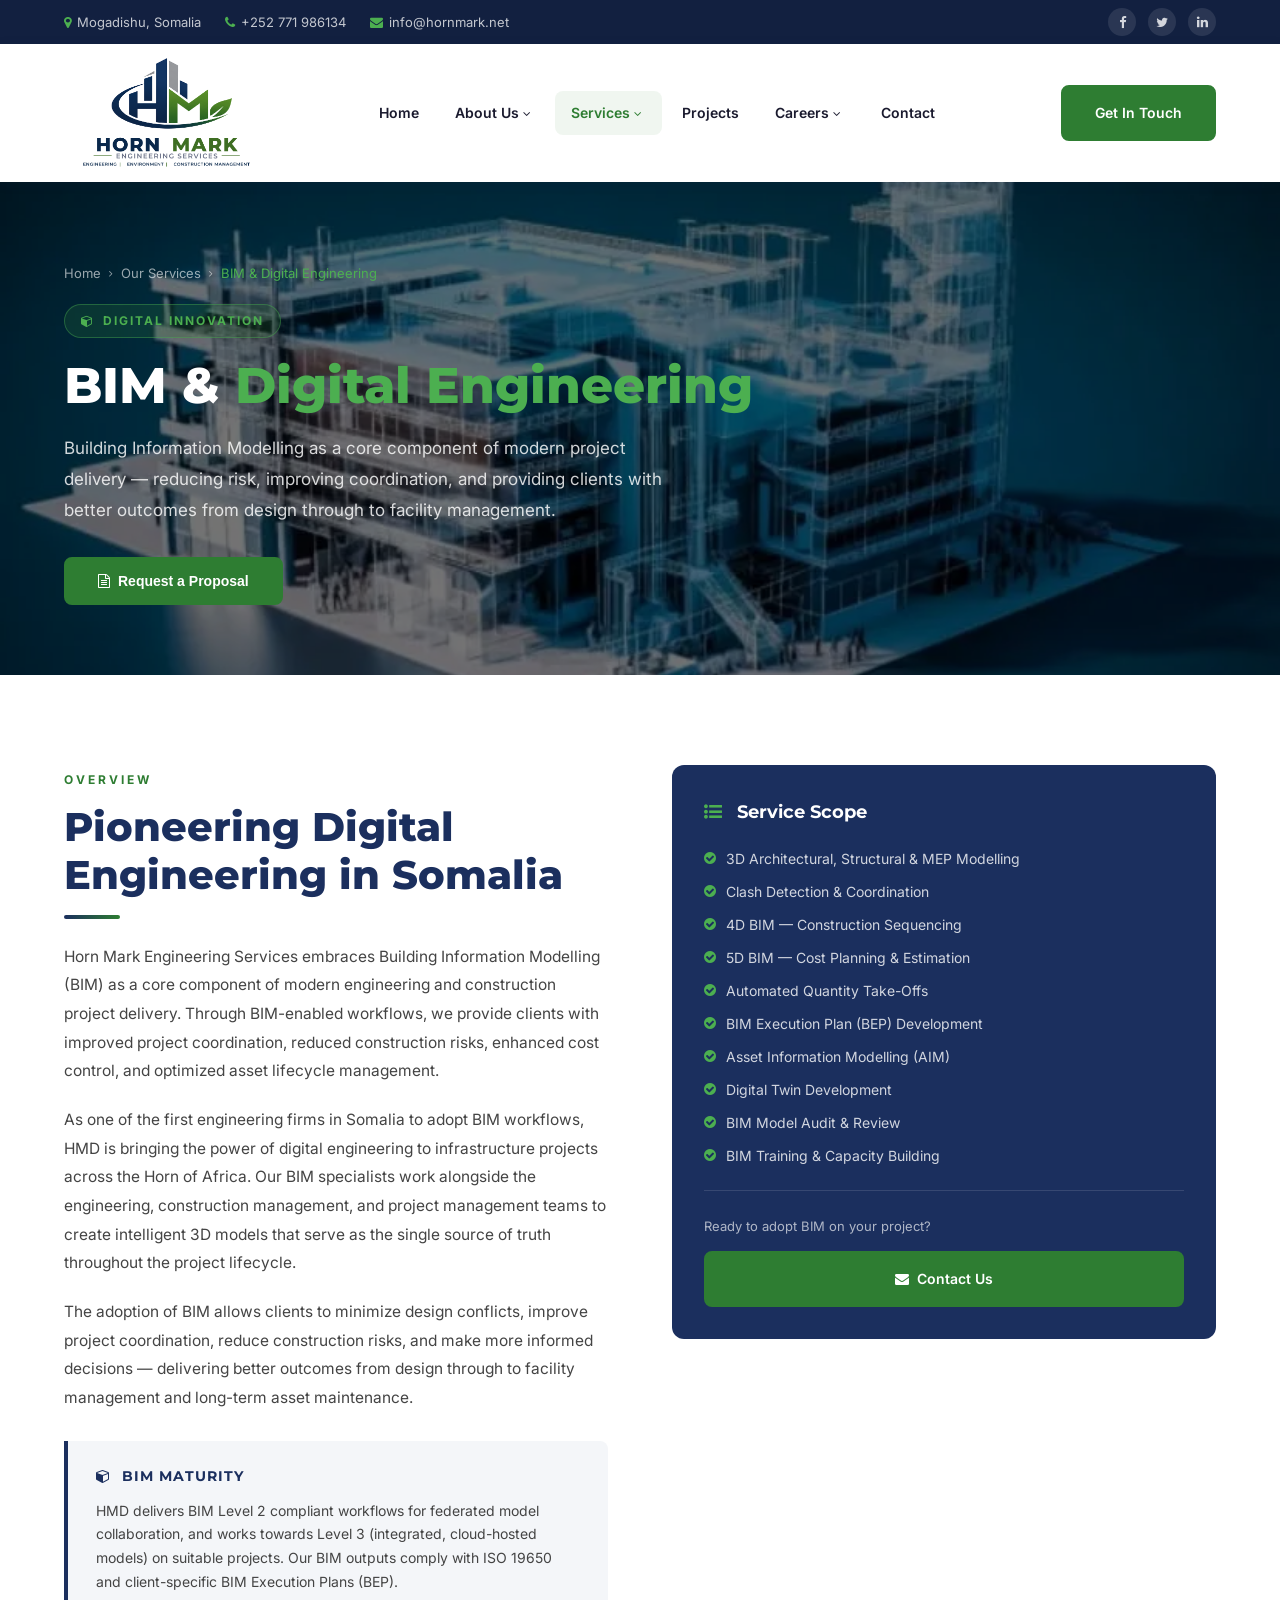
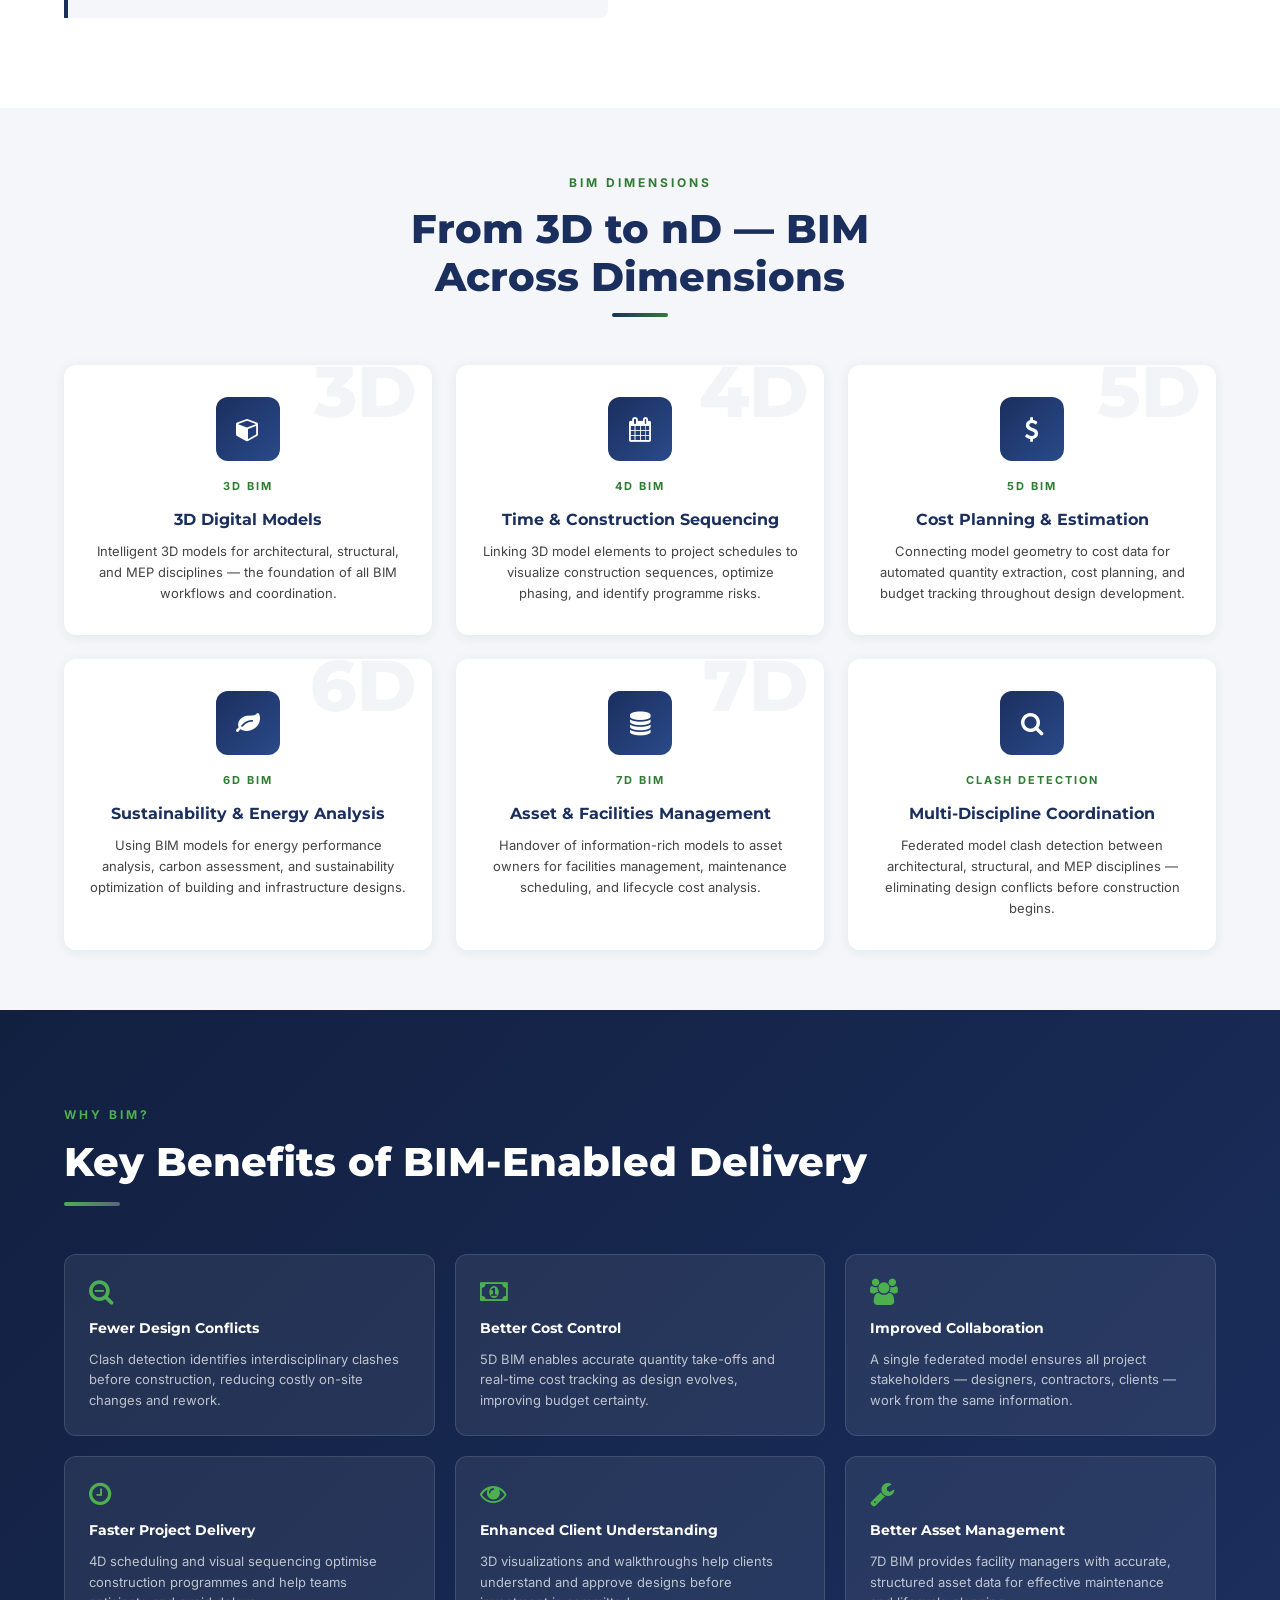
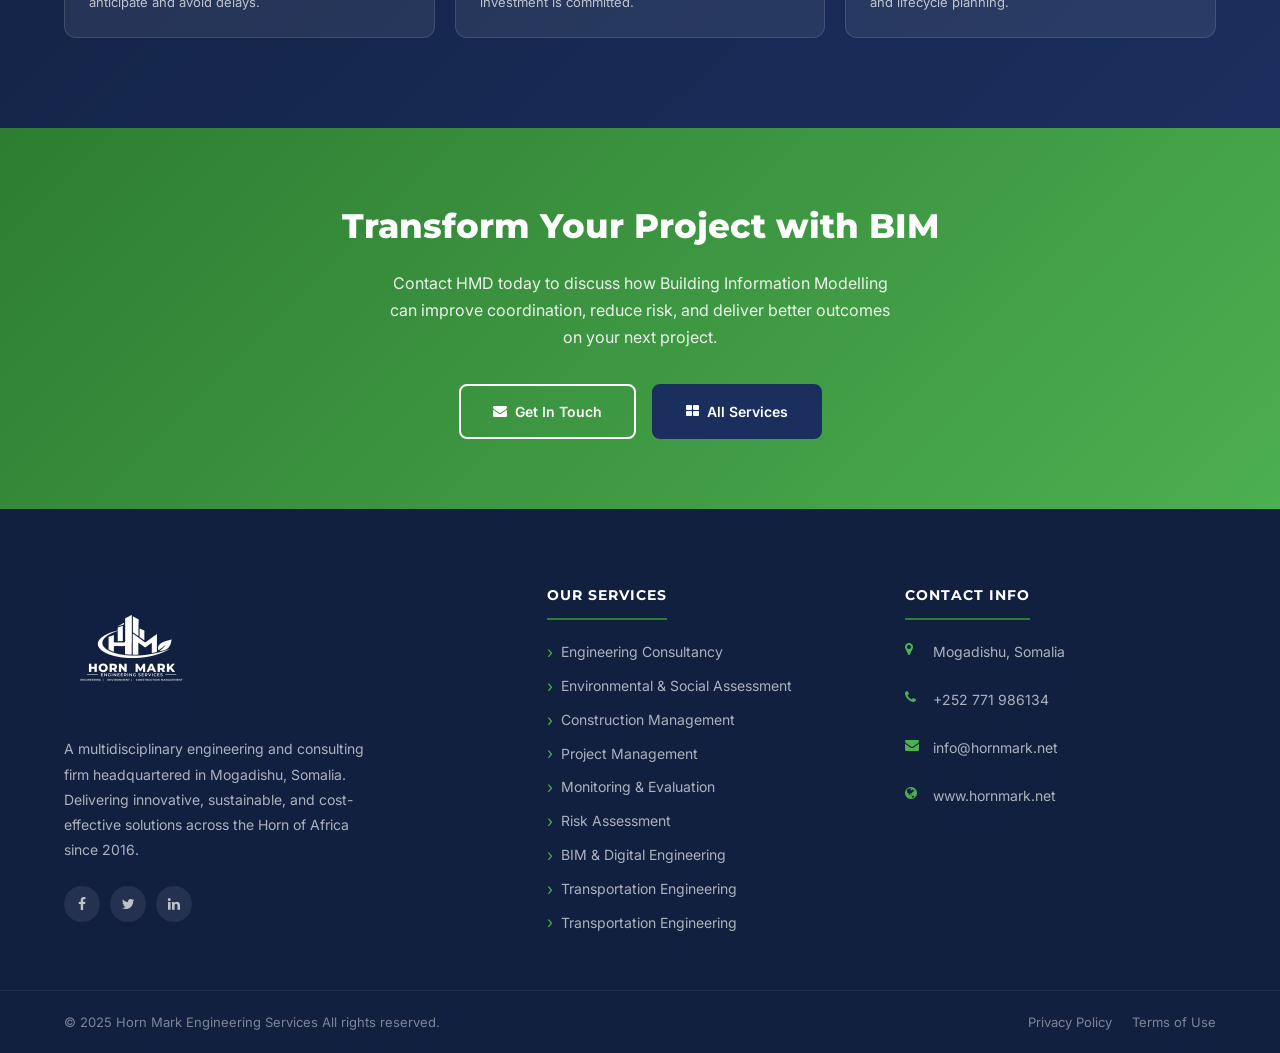
<file: bim-digital-engineering.html>
<!DOCTYPE html>
<html lang="en">
<head>
<meta charset="UTF-8">
<link rel="icon" type="image/svg+xml" href="favicon.svg"><link rel="shortcut icon" href="favicon.svg">
<meta name="viewport" content="width=device-width, initial-scale=1.0">
<title>BIM &amp; Digital Engineering – Horn Mark Engineering Services</title>
<link rel="stylesheet" href="https://cdnjs.cloudflare.com/ajax/libs/font-awesome/4.7.0/css/font-awesome.min.css">
<link rel="preconnect" href="https://fonts.googleapis.com">
<link href="https://fonts.googleapis.com/css2?family=Inter:wght@300;400;500;600;700;800&family=Montserrat:wght@400;600;700;800&display=swap" rel="stylesheet">
<style>
:root{--navy:#1B2F5E;--navy-dark:#122040;--green:#2E7D32;--green-light:#4CAF50;--gray-light:#F4F6F9;--white:#FFFFFF;--text-dark:#1A1A2E;--text-body:#444;--shadow-sm:0 2px 12px rgba(27,47,94,0.08);--shadow-md:0 6px 28px rgba(27,47,94,0.14);--radius:8px;--transition:all 0.3s ease}
*,*::before,*::after{box-sizing:border-box;margin:0;padding:0}html{scroll-behavior:smooth}body{font-family:'Inter',sans-serif;color:var(--text-body);background:var(--white);line-height:1.7;font-size:16px}img{max-width:100%;height:auto;display:block}a{text-decoration:none;color:inherit;transition:var(--transition)}ul{list-style:none}
.container{width:100%;max-width:1200px;margin:0 auto;padding:0 24px}.section-pad{padding:90px 0}.section-pad-sm{padding:60px 0}
.section-tag{display:inline-block;font-size:12px;font-weight:700;letter-spacing:3px;text-transform:uppercase;color:var(--green);margin-bottom:12px}
.section-title{font-family:'Montserrat',sans-serif;font-size:clamp(26px,3.5vw,40px);font-weight:800;color:var(--navy);line-height:1.2;margin-bottom:16px}
.divider{width:56px;height:4px;background:linear-gradient(90deg,var(--navy),var(--green));border-radius:2px;margin-bottom:24px}
.btn{display:inline-flex;align-items:center;gap:8px;padding:14px 32px;border-radius:var(--radius);font-weight:600;font-size:14px;cursor:pointer;border:2px solid transparent;transition:var(--transition)}
.btn-primary{background:var(--green);color:var(--white);border-color:var(--green)}.btn-primary:hover{background:var(--green-light);border-color:var(--green-light);color:var(--white);transform:translateY(-2px);box-shadow:0 8px 20px rgba(46,125,50,0.3)}
.btn-navy{background:var(--navy);color:var(--white);border-color:var(--navy)}.btn-navy:hover{background:var(--navy-dark);transform:translateY(-2px)}
.btn-outline-white{background:transparent;color:var(--white);border:2px solid var(--white)}.btn-outline-white:hover{background:var(--white);color:var(--navy);transform:translateY(-2px)}
.top-bar{background:var(--navy-dark);color:rgba(255,255,255,.75);font-size:13px;padding:8px 0}.top-bar .container{display:flex;align-items:center;justify-content:space-between;flex-wrap:wrap;gap:8px}.top-bar-left{display:flex;align-items:center;gap:24px}.top-bar-left span{display:flex;align-items:center;gap:6px}.top-bar-left i{color:var(--green-light)}.top-bar-right{display:flex;gap:12px}.top-bar-right a{width:28px;height:28px;display:flex;align-items:center;justify-content:center;border-radius:50%;background:rgba(255,255,255,.1);color:rgba(255,255,255,.8);font-size:13px;transition:var(--transition)}.top-bar-right a:hover{background:var(--green);color:var(--white)}
.site-header{background:var(--white);box-shadow:var(--shadow-sm);position:sticky;top:0;z-index:1000}.header-inner{display:flex;align-items:center;justify-content:space-between;padding:14px 0}.logo-wrap img{height:110px;width:auto}
.main-nav{display:flex;align-items:center;gap:4px}.main-nav>li{position:relative;z-index:1}.main-nav>li>a{display:block;padding:10px 16px;font-weight:600;font-size:14px;color:var(--text-dark);border-radius:var(--radius);transition:var(--transition)}.main-nav>li>a:hover,.main-nav>li.active>a{color:var(--green);background:rgba(46,125,50,.07)}.main-nav>li>a i{margin-right:4px;font-size:12px}
.main-nav .dropdown-menu{display:none;position:absolute;top:100%;left:0;min-width:240px;background:var(--white);border-radius:var(--radius);box-shadow:var(--shadow-md);padding:8px 0;border-top:3px solid var(--green);z-index:100}.main-nav .dropdown::before{content:'';position:absolute;top:100%;left:0;width:100%;height:12px;background:transparent;}.main-nav .dropdown:hover .dropdown-menu{display:block}.main-nav .dropdown-menu li a{display:block;padding:10px 20px;font-size:14px;color:var(--text-dark);transition:var(--transition)}.main-nav .dropdown-menu li a:hover,.main-nav .dropdown-menu li a.active-sub{color:var(--green);background:var(--gray-light);padding-left:26px}
.nav-cta{margin-left:16px}.nav-toggle{display:none;background:none;border:none;font-size:22px;color:var(--navy);cursor:pointer}
.page-hero{color:var(--white);padding:80px 0 70px;position:relative;overflow:hidden}
.page-hero::before{content:'';position:absolute;inset:0;background:rgba(0,0,0,0.55);z-index:1}
.page-hero .container{position:relative;z-index:2}
.hero-bg-carousel{position:absolute;inset:0;z-index:0}
.hero-bg-slide{position:absolute;inset:0;background-size:cover;background-position:center;background-repeat:no-repeat;opacity:0;transition:opacity 1.5s ease-in-out}
.hero-bg-slide.active{opacity:1}
.breadcrumb{display:flex;align-items:center;gap:8px;font-size:13px;color:rgba(255,255,255,.6);margin-bottom:20px}.breadcrumb a{color:rgba(255,255,255,.6)}.breadcrumb a:hover{color:var(--green-light)}.breadcrumb span{color:var(--green-light)}.breadcrumb i{font-size:10px}
.page-hero h1{font-family:'Montserrat',sans-serif;font-size:clamp(28px,4vw,50px);font-weight:800;line-height:1.1;margin-bottom:20px}.page-hero h1 span{color:var(--green-light)}.page-hero p{font-size:17px;color:rgba(255,255,255,.82);max-width:620px;line-height:1.8;margin-bottom:32px}
.hero-tag{display:inline-flex;align-items:center;gap:8px;background:rgba(46,125,50,.2);border:1px solid rgba(76,175,80,.4);color:var(--green-light);font-size:12px;font-weight:700;letter-spacing:2px;text-transform:uppercase;padding:6px 16px;border-radius:20px;margin-bottom:20px}
.intro-grid{display:grid;grid-template-columns:1fr 1fr;gap:64px;align-items:start}.intro-content p{color:var(--text-body);line-height:1.85;margin-bottom:20px;font-size:15.5px}
.info-box{background:var(--gray-light);border-left:4px solid var(--navy);border-radius:0 var(--radius) var(--radius) 0;padding:24px 28px;margin-top:28px}.info-box h4{font-family:'Montserrat',sans-serif;font-size:14px;font-weight:700;color:var(--navy);margin-bottom:10px;text-transform:uppercase;letter-spacing:1px}.info-box p{font-size:14px;color:var(--text-body);margin:0;line-height:1.7}
.sidebar-card{background:var(--navy);border-radius:12px;padding:32px;color:var(--white);position:sticky;top:100px}.sidebar-card h3{font-family:'Montserrat',sans-serif;font-size:18px;font-weight:700;margin-bottom:20px}.sidebar-card ul{display:flex;flex-direction:column;gap:12px}.sidebar-card ul li{display:flex;align-items:flex-start;gap:10px;font-size:14px;color:rgba(255,255,255,.8);line-height:1.5}.sidebar-card ul li i{color:var(--green-light);flex-shrink:0;margin-top:3px}.sidebar-cta{margin-top:24px;padding-top:24px;border-top:1px solid rgba(255,255,255,.12)}.sidebar-cta p{font-size:13px;color:rgba(255,255,255,.65);margin-bottom:14px}
/* BIM DIMENSIONS */
.bim-dims{background:var(--gray-light)}.dims-grid{display:grid;grid-template-columns:repeat(3,1fr);gap:24px}
.dim-card{background:var(--white);border-radius:12px;padding:32px 24px;box-shadow:var(--shadow-sm);text-align:center;transition:var(--transition);position:relative;overflow:hidden}
.dim-card::after{content:attr(data-dim);position:absolute;top:-10px;right:16px;font-family:'Montserrat',sans-serif;font-size:72px;font-weight:800;color:rgba(27,47,94,.05);line-height:1;pointer-events:none}
.dim-card:hover{transform:translateY(-5px);box-shadow:var(--shadow-md)}
.dim-badge{width:64px;height:64px;background:linear-gradient(135deg,var(--navy),#2a4a8a);border-radius:12px;display:flex;align-items:center;justify-content:center;margin:0 auto 16px;transition:var(--transition)}
.dim-card:hover .dim-badge{background:linear-gradient(135deg,var(--green),var(--green-light))}
.dim-badge i{color:var(--white);font-size:24px}
.dim-card h4{font-family:'Montserrat',sans-serif;font-size:16px;font-weight:700;color:var(--navy);margin-bottom:8px}
.dim-label{font-size:11px;font-weight:700;letter-spacing:2px;text-transform:uppercase;color:var(--green);margin-bottom:10px}
.dim-card p{font-size:13px;color:var(--text-body);line-height:1.6}
/* BENEFITS */
.benefits-section{background:linear-gradient(135deg,var(--navy-dark),var(--navy));padding:90px 0;color:var(--white)}
.benefits-section .section-title{color:var(--white)}
.benefits-section .section-tag{color:var(--green-light)}
.benefits-grid{display:grid;grid-template-columns:repeat(3,1fr);gap:20px}
.benefit-card{background:rgba(255,255,255,.07);border:1px solid rgba(255,255,255,.12);border-radius:12px;padding:24px;transition:var(--transition)}
.benefit-card:hover{background:rgba(255,255,255,.12);transform:translateY(-3px)}
.benefit-card i{font-size:26px;color:var(--green-light);margin-bottom:12px;display:block}
.benefit-card h4{font-family:'Montserrat',sans-serif;font-size:14px;font-weight:700;color:var(--white);margin-bottom:8px}
.benefit-card p{font-size:13px;color:rgba(255,255,255,.7);line-height:1.6}
.cta-band{background:linear-gradient(135deg,var(--green) 0%,var(--green-light) 100%);padding:70px 0;text-align:center}.cta-band h2{font-family:'Montserrat',sans-serif;font-size:clamp(22px,3vw,34px);font-weight:800;color:var(--white);margin-bottom:14px}.cta-band p{color:rgba(255,255,255,.9);font-size:16px;margin-bottom:32px;max-width:520px;margin-left:auto;margin-right:auto}
.site-footer{background:var(--navy-dark);color:rgba(255,255,255,.75);padding:72px 0 0}.footer-grid{display:grid;grid-template-columns:1.4fr 1fr 1fr;gap:48px;padding-bottom:56px}.footer-brand img{height:135px;width:auto;margin-bottom:20px}.footer-brand p{font-size:14px;line-height:1.8;color:rgba(255,255,255,.65);margin-bottom:24px;max-width:300px}.footer-social{display:flex;gap:10px}.footer-social a{width:36px;height:36px;background:rgba(255,255,255,.08);border-radius:50%;display:flex;align-items:center;justify-content:center;color:rgba(255,255,255,.7);font-size:14px;transition:var(--transition)}.footer-social a:hover{background:var(--green);color:var(--white)}.footer-col h4{font-family:'Montserrat',sans-serif;font-size:14px;font-weight:700;color:var(--white);letter-spacing:1px;text-transform:uppercase;margin-bottom:20px;padding-bottom:10px;border-bottom:2px solid var(--green);display:inline-block}.footer-col ul{display:flex;flex-direction:column;gap:10px}.footer-col ul li a{font-size:14px;color:rgba(255,255,255,.65);display:flex;align-items:center;gap:8px;transition:var(--transition)}.footer-col ul li a::before{content:'›';color:var(--green-light);font-size:16px;line-height:1}.footer-col ul li a:hover{color:var(--green-light);padding-left:4px}.footer-contact li{display:flex;align-items:flex-start;gap:12px;margin-bottom:14px;font-size:14px;color:rgba(255,255,255,.65)}.footer-contact li i{color:var(--green-light);margin-top:2px;flex-shrink:0;width:16px}
.footer-bottom{border-top:1px solid rgba(255,255,255,.08);padding:20px 0}.footer-bottom .container{display:flex;align-items:center;justify-content:space-between;flex-wrap:wrap;gap:12px}.footer-bottom p{font-size:13px;color:rgba(255,255,255,.45)}.footer-bottom-links{display:flex;gap:20px}.footer-bottom-links a{font-size:13px;color:rgba(255,255,255,.45);transition:var(--transition)}.footer-bottom-links a:hover{color:var(--green-light)}
@media(max-width:992px){.intro-grid{grid-template-columns:1fr;gap:40px}.sidebar-card{position:static}.dims-grid{grid-template-columns:1fr 1fr}.benefits-grid{grid-template-columns:1fr 1fr}.footer-grid{grid-template-columns:1fr 1fr}}
@media(max-width:768px){.top-bar-left span:not(:first-child){display:none}.main-nav{display:none;position:absolute;top:100%;left:0;right:0;flex-direction:column;background:var(--white);padding:16px;box-shadow:var(--shadow-md);gap:0}.main-nav.open{display:flex}.main-nav .dropdown-menu{position:static;box-shadow:none;border:none;background:var(--gray-light);padding-left:16px;display:none}.main-nav .dropdown.open .dropdown-menu{display:block}.nav-toggle{display:block}.nav-cta{display:none}.site-header{position:relative}.dims-grid{grid-template-columns:1fr}.benefits-grid{grid-template-columns:1fr}.footer-grid{grid-template-columns:1fr}}
.client-banner{display:block;position:static;width:100%;background:var(--navy);border-top:3px solid var(--green);padding:13px 0;box-sizing:border-box;overflow:hidden}.client-banner .container{display:flex;align-items:center;justify-content:center;gap:8px 14px;flex-wrap:wrap}.client-banner-text{font-size:13px;font-weight:600;letter-spacing:1.6px;text-transform:uppercase;color:rgba(255,255,255,.88);white-space:nowrap}.client-banner-sep{color:var(--green-light);font-size:13px;line-height:1;flex-shrink:0}@media(max-width:480px){.client-banner{padding:10px 0}.client-banner-text{font-size:11.5px;letter-spacing:1.2px}.client-banner-sep{font-size:10px}}
</style>
<style>
.modal-overlay{display:none;position:fixed;inset:0;background:rgba(18,32,64,0.72);backdrop-filter:blur(4px);z-index:2000;align-items:center;justify-content:center;padding:20px;}
.modal-overlay.open{display:flex;}
.modal{background:#fff;border-radius:12px;width:100%;max-width:720px;max-height:90vh;overflow-y:auto;box-shadow:0 24px 80px rgba(0,0,0,0.3);animation:modalIn 0.25s ease;}
@keyframes modalIn{from{opacity:0;transform:translateY(-20px)}to{opacity:1;transform:translateY(0)}}
.modal-header{background:linear-gradient(135deg,#122040 0%,#1B2F5E 100%);color:#fff;padding:28px 32px 20px;position:relative;border-radius:12px 12px 0 0;}
.modal-header h2{font-family:'Montserrat',sans-serif;font-size:20px;font-weight:800;margin:0 0 6px;}
.modal-header p{font-size:13px;color:rgba(255,255,255,0.75);margin:0;}
.modal-close{position:absolute;top:16px;right:20px;background:rgba(255,255,255,0.12);border:none;color:#fff;width:32px;height:32px;border-radius:50%;font-size:18px;cursor:pointer;display:flex;align-items:center;justify-content:center;}
.modal-close:hover{background:rgba(255,255,255,0.25);}
.modal-body{padding:28px 32px;}
.modal-accent{height:3px;background:linear-gradient(90deg,#2E7D32,#4CAF50);border-radius:2px;margin-bottom:24px;}
.form-row{display:grid;grid-template-columns:1fr 1fr;gap:16px;}
@media(max-width:560px){.form-row{grid-template-columns:1fr;}}
.form-group{display:flex;flex-direction:column;gap:6px;margin-bottom:16px;}
.form-group label{font-size:12px;font-weight:700;color:#1B2F5E;text-transform:uppercase;letter-spacing:0.5px;}
.form-group label span{color:#c0392b;}
.form-group input,.form-group select,.form-group textarea{border:1.5px solid #d1d9e6;border-radius:6px;padding:10px 14px;font-size:14px;font-family:'Inter',sans-serif;transition:border-color 0.2s;background:#fafbfc;color:#1a1a2e;}
.form-group input:focus,.form-group select:focus,.form-group textarea:focus{outline:none;border-color:#2E7D32;background:#fff;}
.form-group textarea{min-height:100px;resize:vertical;}
.file-hint{font-size:11px;color:#888;margin-top:4px;}
.modal-submit{width:100%;padding:14px;background:linear-gradient(135deg,#2E7D32,#4CAF50);color:#fff;border:none;border-radius:8px;font-size:15px;font-weight:700;font-family:'Montserrat',sans-serif;cursor:pointer;margin-top:8px;transition:opacity 0.2s;}
.modal-submit:hover{opacity:0.9;}
.modal-submit:disabled{opacity:0.6;cursor:not-allowed;}
.success-icon{width:72px;height:72px;background:linear-gradient(135deg,#2E7D32,#4CAF50);border-radius:50%;display:flex;align-items:center;justify-content:center;margin:0 auto 24px;}
</style><style>
</style></head>
<body>
<div class="top-bar"><div class="container"><div class="top-bar-left"><span><i class="fa fa-map-marker"></i> Mogadishu, Somalia</span><span><i class="fa fa-phone"></i> +252 771 986134</span><span><i class="fa fa-envelope"></i> info@hornmark.net</span></div><div class="top-bar-right"><a href="#"><i class="fa fa-facebook"></i></a><a href="#"><i class="fa fa-twitter"></i></a><a href="#"><i class="fa fa-linkedin"></i></a></div></div></div>
<header class="site-header"><div class="container"><div class="header-inner">
<div class="logo-wrap"><a href="index.html"><img src="horn_mark_engineering_services_logo.png" alt="Horn Mark Engineering Services Logo"></a></div>
<button class="nav-toggle" id="navToggle"><i class="fa fa-bars"></i></button>
<nav><ul class="main-nav" id="mainNav">
<li><a href="index.html">Home</a></li><li class="dropdown"><a href="index.html#about">About Us <i class="fa fa-angle-down"></i></a><ul class="dropdown-menu"><li><a href="index.html#key-personnel">Key Personnel</a></li><li><a href="index.html#organizational-chart">Organizational Chart</a></li><li><a href="index.html#board-of-management">Board of Management</a></li></ul></li>
<li class="dropdown active"><a href="index.html#services">Services <i class="fa fa-angle-down"></i></a>
<ul class="dropdown-menu">
<li><a href="engineering-consultancy.html">Engineering Consultancy</a></li>
<li><a href="environmental-assessment.html">Environmental &amp; Social Assessment</a></li>
<li><a href="construction-management.html">Construction Management</a></li>
<li><a href="project-management.html">Project Management</a></li>
<li><a href="monitoring-evaluation.html">Monitoring &amp; Evaluation</a></li>
<li><a href="risk-assessment.html">Risk Assessment</a></li>
<li><a href="bim-digital-engineering.html" class="active-sub">BIM &amp; Digital Engineering</a></li><li><a href="transportation-engineering.html">Transportation Engineering</a></li>
</ul></li>
          <li><a href="projects.html">Projects</a></li>
          <li class="dropdown"><a href="careers.html">Careers <i class="fa fa-angle-down"></i></a><ul class="dropdown-menu"><li><a href="careers.html#employment-opportunities">Employment Opportunities</a></li></ul></li>
          <li><a href="index.html#contact">Contact</a></li>
</ul></nav>
<a href="index.html#contact" class="btn btn-primary nav-cta">Get In Touch</a>
</div></div></header>

<section class="page-hero">
<div class="hero-bg-carousel">
<div class="hero-bg-slide active" style="background-image: url('bims01.webp');"></div>
<div class="hero-bg-slide" style="background-image: url('bims02.webp');"></div>
<div class="hero-bg-slide" style="background-image: url('building-information-modelling.jpeg');"></div>
</div>
<div class="container">
<div class="breadcrumb"><a href="index.html">Home</a><i class="fa fa-angle-right"></i><a href="index.html#services">Our Services</a><i class="fa fa-angle-right"></i><span>BIM &amp; Digital Engineering</span></div>
<div class="hero-tag"><i class="fa fa-cube"></i> Digital Innovation</div>
<h1>BIM &amp; <span>Digital Engineering</span></h1>
<p>Building Information Modelling as a core component of modern project delivery — reducing risk, improving coordination, and providing clients with better outcomes from design through to facility management.</p>
<button onclick="openProposalModal()" class="btn btn-primary"><i class="fa fa-file-text-o"></i> Request a Proposal</button>
</div></section>

<section class="section-pad" style="background:var(--white)"><div class="container"><div class="intro-grid">
<div class="intro-content">
<span class="section-tag">Overview</span>
<h2 class="section-title">Pioneering Digital Engineering in Somalia</h2>
<div class="divider"></div>
<p>Horn Mark Engineering Services embraces Building Information Modelling (BIM) as a core component of modern engineering and construction project delivery. Through BIM-enabled workflows, we provide clients with improved project coordination, reduced construction risks, enhanced cost control, and optimized asset lifecycle management.</p>
<p>As one of the first engineering firms in Somalia to adopt BIM workflows, HMD is bringing the power of digital engineering to infrastructure projects across the Horn of Africa. Our BIM specialists work alongside the engineering, construction management, and project management teams to create intelligent 3D models that serve as the single source of truth throughout the project lifecycle.</p>
<p>The adoption of BIM allows clients to minimize design conflicts, improve project coordination, reduce construction risks, and make more informed decisions — delivering better outcomes from design through to facility management and long-term asset maintenance.</p>
<div class="info-box"><h4><i class="fa fa-cube" style="margin-right:6px;color:var(--navy)"></i> BIM Maturity</h4><p>HMD delivers BIM Level 2 compliant workflows for federated model collaboration, and works towards Level 3 (integrated, cloud-hosted models) on suitable projects. Our BIM outputs comply with ISO 19650 and client-specific BIM Execution Plans (BEP).</p></div>
</div>
<div><div class="sidebar-card">
<h3><i class="fa fa-list-ul" style="margin-right:10px;color:var(--green-light)"></i> Service Scope</h3>
<ul>
<li><i class="fa fa-check-circle"></i> 3D Architectural, Structural &amp; MEP Modelling</li>
<li><i class="fa fa-check-circle"></i> Clash Detection &amp; Coordination</li>
<li><i class="fa fa-check-circle"></i> 4D BIM — Construction Sequencing</li>
<li><i class="fa fa-check-circle"></i> 5D BIM — Cost Planning &amp; Estimation</li>
<li><i class="fa fa-check-circle"></i> Automated Quantity Take-Offs</li>
<li><i class="fa fa-check-circle"></i> BIM Execution Plan (BEP) Development</li>
<li><i class="fa fa-check-circle"></i> Asset Information Modelling (AIM)</li>
<li><i class="fa fa-check-circle"></i> Digital Twin Development</li>
<li><i class="fa fa-check-circle"></i> BIM Model Audit &amp; Review</li>
<li><i class="fa fa-check-circle"></i> BIM Training &amp; Capacity Building</li>
</ul>
<div class="sidebar-cta"><p>Ready to adopt BIM on your project?</p><a href="index.html#contact" class="btn btn-primary" style="width:100%;justify-content:center;"><i class="fa fa-envelope"></i> Contact Us</a></div>
</div></div>
</div></div></section>

<section class="bim-dims section-pad-sm"><div class="container">
<div style="text-align:center;margin-bottom:48px;"><span class="section-tag">BIM Dimensions</span><h2 class="section-title" style="max-width:500px;margin:0 auto 12px;">From 3D to nD — BIM Across Dimensions</h2><div class="divider" style="margin:0 auto;"></div></div>
<div class="dims-grid">
<div class="dim-card" data-dim="3D"><div class="dim-badge"><i class="fa fa-cube"></i></div><div class="dim-label">3D BIM</div><h4>3D Digital Models</h4><p>Intelligent 3D models for architectural, structural, and MEP disciplines — the foundation of all BIM workflows and coordination.</p></div>
<div class="dim-card" data-dim="4D"><div class="dim-badge"><i class="fa fa-calendar"></i></div><div class="dim-label">4D BIM</div><h4>Time &amp; Construction Sequencing</h4><p>Linking 3D model elements to project schedules to visualize construction sequences, optimize phasing, and identify programme risks.</p></div>
<div class="dim-card" data-dim="5D"><div class="dim-badge"><i class="fa fa-dollar"></i></div><div class="dim-label">5D BIM</div><h4>Cost Planning &amp; Estimation</h4><p>Connecting model geometry to cost data for automated quantity extraction, cost planning, and budget tracking throughout design development.</p></div>
<div class="dim-card" data-dim="6D"><div class="dim-badge"><i class="fa fa-leaf"></i></div><div class="dim-label">6D BIM</div><h4>Sustainability &amp; Energy Analysis</h4><p>Using BIM models for energy performance analysis, carbon assessment, and sustainability optimization of building and infrastructure designs.</p></div>
<div class="dim-card" data-dim="7D"><div class="dim-badge"><i class="fa fa-database"></i></div><div class="dim-label">7D BIM</div><h4>Asset &amp; Facilities Management</h4><p>Handover of information-rich models to asset owners for facilities management, maintenance scheduling, and lifecycle cost analysis.</p></div>
<div class="dim-card" data-dim=""><div class="dim-badge"><i class="fa fa-search"></i></div><div class="dim-label">Clash Detection</div><h4>Multi-Discipline Coordination</h4><p>Federated model clash detection between architectural, structural, and MEP disciplines — eliminating design conflicts before construction begins.</p></div>
</div></div></section>

<section class="benefits-section"><div class="container">
<div style="margin-bottom:48px;"><span class="section-tag">Why BIM?</span><h2 class="section-title">Key Benefits of BIM-Enabled Delivery</h2><div class="divider" style="background:linear-gradient(90deg,var(--green-light),rgba(255,255,255,.3));"></div></div>
<div class="benefits-grid">
<div class="benefit-card"><i class="fa fa-search-minus"></i><h4>Fewer Design Conflicts</h4><p>Clash detection identifies interdisciplinary clashes before construction, reducing costly on-site changes and rework.</p></div>
<div class="benefit-card"><i class="fa fa-money"></i><h4>Better Cost Control</h4><p>5D BIM enables accurate quantity take-offs and real-time cost tracking as design evolves, improving budget certainty.</p></div>
<div class="benefit-card"><i class="fa fa-users"></i><h4>Improved Collaboration</h4><p>A single federated model ensures all project stakeholders — designers, contractors, clients — work from the same information.</p></div>
<div class="benefit-card"><i class="fa fa-clock-o"></i><h4>Faster Project Delivery</h4><p>4D scheduling and visual sequencing optimise construction programmes and help teams anticipate and avoid delays.</p></div>
<div class="benefit-card"><i class="fa fa-eye"></i><h4>Enhanced Client Understanding</h4><p>3D visualizations and walkthroughs help clients understand and approve designs before investment is committed.</p></div>
<div class="benefit-card"><i class="fa fa-wrench"></i><h4>Better Asset Management</h4><p>7D BIM provides facility managers with accurate, structured asset data for effective maintenance and lifecycle planning.</p></div>
</div></div></section>

<section class="cta-band"><div class="container">
<h2>Transform Your Project with BIM</h2>
<p>Contact HMD today to discuss how Building Information Modelling can improve coordination, reduce risk, and deliver better outcomes on your next project.</p>
<div style="display:flex;gap:16px;justify-content:center;flex-wrap:wrap;">
<a href="index.html#contact" class="btn btn-outline-white"><i class="fa fa-envelope"></i> Get In Touch</a>
<a href="index.html#services" class="btn btn-navy"><i class="fa fa-th-large"></i> All Services</a>
</div></div></section>

<footer class="site-footer"><div class="container"><div class="footer-grid">
<div class="footer-brand"><a href="index.html"><img src="hornmark2.webp" alt="Horn Mark Engineering Services Logo"></a><p>A multidisciplinary engineering and consulting firm headquartered in Mogadishu, Somalia. Delivering innovative, sustainable, and cost-effective solutions across the Horn of Africa since 2016.</p><div class="footer-social"><a href="#"><i class="fa fa-facebook"></i></a><a href="#"><i class="fa fa-twitter"></i></a><a href="#"><i class="fa fa-linkedin"></i></a></div></div>
<div class="footer-col"><h4>Our Services</h4><ul><li><a href="engineering-consultancy.html">Engineering Consultancy</a></li><li><a href="environmental-assessment.html">Environmental &amp; Social Assessment</a></li><li><a href="construction-management.html">Construction Management</a></li><li><a href="project-management.html">Project Management</a></li><li><a href="monitoring-evaluation.html">Monitoring &amp; Evaluation</a></li><li><a href="risk-assessment.html">Risk Assessment</a></li><li><a href="bim-digital-engineering.html">BIM &amp; Digital Engineering</a></li><li><a href="transportation-engineering.html">Transportation Engineering</a></li><li><a href="transportation-engineering.html">Transportation Engineering</a></li></ul></div>
<div class="footer-col"><h4>Contact Info</h4><ul class="footer-contact"><li><i class="fa fa-map-marker"></i> Mogadishu, Somalia</li><li><i class="fa fa-phone"></i> +252 771 986134</li><li><i class="fa fa-envelope"></i> info@hornmark.net</li><li><i class="fa fa-globe"></i> www.hornmark.net</li></ul></div>
</div></div>
<div class="footer-bottom"><div class="container"><p>&copy; 2025 Horn Mark Engineering Services All rights reserved.</p><div class="footer-bottom-links"><a href="#">Privacy Policy</a><a href="#">Terms of Use</a></div></div></div>
</footer>
<script>const navToggle=document.getElementById('navToggle');const mainNav=document.getElementById('mainNav');navToggle.addEventListener('click',()=>mainNav.classList.toggle('open'));document.querySelectorAll('.main-nav .dropdown>a').forEach(l=>l.addEventListener('click',e=>{if(window.innerWidth<=768){e.preventDefault();l.parentElement.classList.toggle('open');}}));</script>
<script>(function(){const slides=document.querySelectorAll('.hero-bg-slide');if(slides.length<2)return;let current=0;setInterval(()=>{slides[current].classList.remove('active');current=(current+1)%slides.length;slides[current].classList.add('active');},5000);})();</script>


<div class="modal-overlay" id="proposalModal" role="dialog" aria-modal="true" aria-labelledby="modalTitle">
  <div class="modal">
    <div class="modal-header">
      <h2 id="modalTitle"><i class="fa fa-file-text-o" style="margin-right:10px;color:#4CAF50;"></i>Request a Proposal</h2>
      <p>Submit your project details and we'll prepare a tailored technical &amp; financial proposal.</p>
      <button class="modal-close" onclick="closeProposalModal()" aria-label="Close">&times;</button>
    </div>
    <div class="modal-body" id="proposalFormWrap">
      <div class="modal-accent"></div>
      <div id="pf-error" style="display:none;background:#fff0f0;border:1px solid #f5c6cb;border-radius:6px;padding:12px 16px;margin-bottom:16px;color:#721c24;font-size:13px;"></div>
      <form id="proposalForm" enctype="multipart/form-data">
        <div class="form-row">
          <div class="form-group"><label for="pf-name">Full Name <span>*</span></label><input type="text" id="pf-name" name="full_name" placeholder="Your full name" required></div>
          <div class="form-group"><label for="pf-org">Organisation / Company</label><input type="text" id="pf-org" name="organisation" placeholder="Company or institution"></div>
        </div>
        <div class="form-row">
          <div class="form-group"><label for="pf-email">Email Address <span>*</span></label><input type="email" id="pf-email" name="email" placeholder="you@example.com" required></div>
          <div class="form-group"><label for="pf-phone">Phone Number</label><input type="tel" id="pf-phone" name="phone" placeholder="+252 771 986134"></div>
        </div>
        <div class="form-row">
          <div class="form-group"><label for="pf-service">Service Required <span>*</span></label>
            <select id="pf-service" name="service_required" required>
              <option value="" disabled selected>Select a service…</option>
              <option>Engineering Consultancy</option>
              <option>Environmental &amp; Social Assessment</option>
              <option>Construction Management</option>
              <option>Project Management</option>
              <option>Monitoring, Evaluation &amp; Learning</option>
              <option>Risk Assessment &amp; Management</option>
              <option>BIM &amp; Digital Engineering</option><option>Transportation Engineering Services</option>
              <option>Multiple / Other</option>
            </select>
          </div>
          <div class="form-group"><label for="pf-location">Project Location <span>*</span></label><input type="text" id="pf-location" name="project_location" placeholder="City, Region, Country" required></div>
        </div>
        <div class="form-group"><label for="pf-desc">Brief Project Description <span>*</span></label><textarea id="pf-desc" name="project_description" placeholder="Describe your project, objectives, and any specific requirements…" required></textarea></div>
        <div class="form-row">
          <div class="form-group"><label for="pf-start">Expected Start Date</label><input type="date" id="pf-start" name="expected_start_date"></div>
          <div class="form-group"><label for="pf-budget">Estimated Budget (USD)</label><input type="text" id="pf-budget" name="estimated_budget" placeholder="e.g. $50,000 – $100,000"></div>
        </div>
        <div class="form-group">
          <div style="background:#f0f4ff;border-left:4px solid #1B2F5E;border-radius:0 6px 6px 0;padding:12px 16px;font-size:13px;color:#444;line-height:1.6;">
            <i class="fa fa-paperclip" style="margin-right:6px;color:#1B2F5E;"></i>
            To attach documents, email them to <a href="mailto:info@hornmark.net" style="color:#2E7D32;font-weight:600;">info@hornmark.net</a> with your project name in the subject line.
          </div>
        </div>
        <input type="hidden" name="_subject" value="New Proposal Request — Horn Mark Engineering Services">
        <button type="submit" id="pf-submit" class="modal-submit"><i class="fa fa-paper-plane"></i> Submit Proposal Request</button>
      </form>
    </div>
    <div id="proposalSuccess" style="display:none;text-align:center;padding:48px 32px;">
      <div class="success-icon"><i class="fa fa-check" style="font-size:32px;color:#fff;"></i></div>
      <h3 style="font-family:'Montserrat',sans-serif;font-size:20px;font-weight:800;color:#1B2F5E;margin-bottom:12px;">Request Received!</h3>
      <p style="font-size:15px;line-height:1.7;max-width:420px;margin:0 auto 28px;">Thank you for your request. Our technical team will review your project information and contact you within <strong>2–3 business days.</strong></p>
      <button onclick="closeProposalModal()" class="btn btn-primary" style="margin:0 auto;"><i class="fa fa-times"></i> Close</button>
    </div>
  </div>
</div>

<script>
  function openProposalModal(){document.getElementById('proposalModal').classList.add('open');document.body.style.overflow='hidden';}
  function closeProposalModal(){
    document.getElementById('proposalModal').classList.remove('open');
    document.body.style.overflow='';
    setTimeout(function(){
      document.getElementById('proposalFormWrap').style.display='';
      document.getElementById('proposalSuccess').style.display='none';
      document.getElementById('proposalForm').reset();
      document.getElementById('pf-error').style.display='none';
    },300);
  }
  document.getElementById('proposalModal').addEventListener('click',function(e){if(e.target===this)closeProposalModal();});
  document.addEventListener('keydown',function(e){if(e.key==='Escape')closeProposalModal();});
  document.getElementById('proposalForm').addEventListener('submit',function(e){
    e.preventDefault();
    var btn=document.getElementById('pf-submit'),errBox=document.getElementById('pf-error');
    btn.disabled=true;btn.innerHTML='<i class="fa fa-spinner fa-spin"></i> Sending…';errBox.style.display='none';
    fetch('https://formspree.io/f/xaqgqoqq',{method:'POST',body:new FormData(this),headers:{'Accept':'application/json'}})
    .then(function(res){
      if(res.ok){document.getElementById('proposalFormWrap').style.display='none';document.getElementById('proposalSuccess').style.display='block';}
      else return res.json().then(function(j){throw new Error(j.error||'Submission failed.');});
    })
    .catch(function(err){
      btn.disabled=false;btn.innerHTML='<i class="fa fa-paper-plane"></i> Submit Proposal Request';
      errBox.style.display='block';
      errBox.textContent=(err instanceof TypeError)?'Network error — please try again or email info@hornmark.net':(err.message||'Something went wrong. Please email info@hornmark.net');
    });
  });
</script>
</body></html>
</file>
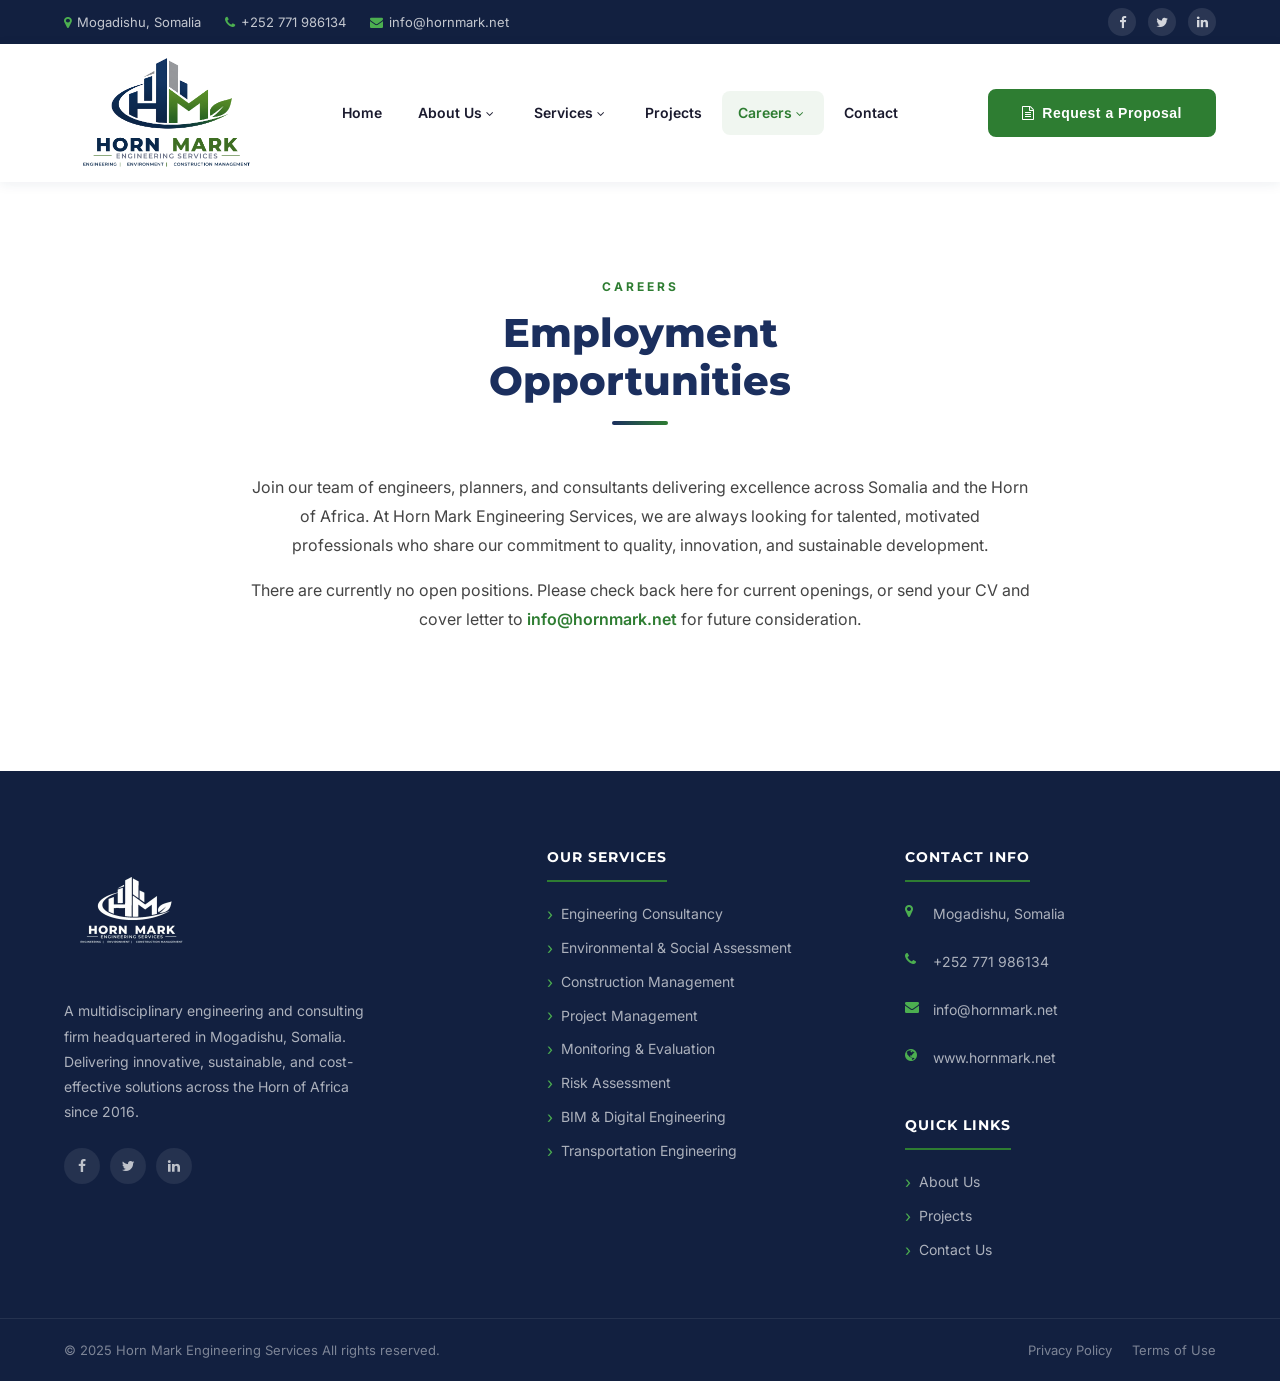
<file: careers.html>
<!DOCTYPE html>
<html lang="en">
<head>
<meta charset="UTF-8">
<link rel="icon" type="image/svg+xml" href="favicon.svg"><link rel="shortcut icon" href="favicon.svg">
<meta name="viewport" content="width=device-width, initial-scale=1.0">
<title>Careers – Horn Mark Engineering Services</title>

<!-- Font Awesome (local) -->
<link rel="stylesheet" href="https://cdnjs.cloudflare.com/ajax/libs/font-awesome/4.7.0/css/font-awesome.min.css">
<!-- Google Fonts -->
<link rel="preconnect" href="https://fonts.googleapis.com">
<link href="https://fonts.googleapis.com/css2?family=Inter:wght@300;400;500;600;700;800&family=Montserrat:wght@400;600;700;800&display=swap" rel="stylesheet">

<style>
/* ============================================================
   BRAND TOKENS
   ============================================================ */
:root {
  --navy:      #1B2F5E;
  --navy-dark: #122040;
  --green:     #2E7D32;
  --green-light:#4CAF50;
  --gray-light: #F4F6F9;
  --gray-mid:   #B0BEC5;
  --white:      #FFFFFF;
  --text-dark:  #1A1A2E;
  --text-body:  #444;
  --shadow-sm:  0 2px 12px rgba(27,47,94,0.08);
  --shadow-md:  0 6px 28px rgba(27,47,94,0.14);
  --radius:     8px;
  --transition: all 0.3s ease;
}

/* ============================================================
   RESET & BASE
   ============================================================ */
*, *::before, *::after { box-sizing: border-box; margin: 0; padding: 0; }
html { scroll-behavior: smooth; }
body { font-family: 'Inter', sans-serif; color: var(--text-body); background: var(--white); line-height: 1.7; font-size: 16px; }
img { max-width: 100%; height: auto; display: block; }
a { text-decoration: none; color: inherit; transition: var(--transition); }
ul { list-style: none; }
.container { width: 100%; max-width: 1200px; margin: 0 auto; padding: 0 24px; }
.section-pad { padding: 90px 0; }
.section-tag { display: inline-block; font-size: 12px; font-weight: 700; letter-spacing: 3px; text-transform: uppercase; color: var(--green); margin-bottom: 12px; }
.section-title { font-family: 'Montserrat', sans-serif; font-size: clamp(26px, 3.5vw, 40px); font-weight: 800; color: var(--navy); line-height: 1.2; margin-bottom: 16px; }
.divider { width: 56px; height: 4px; background: linear-gradient(90deg, var(--navy), var(--green)); border-radius: 2px; margin-bottom: 24px; }

/* ============================================================
   BUTTONS
   ============================================================ */
.btn { display: inline-flex; align-items: center; gap: 8px; padding: 14px 32px; border-radius: var(--radius); font-weight: 600; font-size: 14px; letter-spacing: 0.5px; cursor: pointer; border: 2px solid transparent; transition: var(--transition); }
.btn-primary { background: var(--green); color: var(--white); border-color: var(--green); }
.btn-primary:hover { background: var(--green-light); border-color: var(--green-light); color: var(--white); transform: translateY(-2px); box-shadow: 0 8px 20px rgba(46,125,50,0.3); }

/* ============================================================
   TOP BAR
   ============================================================ */
.top-bar { background: var(--navy-dark); color: rgba(255,255,255,0.75); font-size: 13px; padding: 8px 0; }
.top-bar .container { display: flex; align-items: center; justify-content: space-between; flex-wrap: wrap; gap: 8px; }
.top-bar-left { display: flex; align-items: center; gap: 24px; }
.top-bar-left span { display: flex; align-items: center; gap: 6px; }
.top-bar-left i { color: var(--green-light); }
.top-bar-right { display: flex; gap: 12px; }
.top-bar-right a { width: 28px; height: 28px; display: flex; align-items: center; justify-content: center; border-radius: 50%; background: rgba(255,255,255,0.1); color: rgba(255,255,255,0.8); font-size: 13px; transition: var(--transition); }
.top-bar-right a:hover { background: var(--green); color: var(--white); }

/* ============================================================
   HEADER / NAV
   ============================================================ */
.site-header { background: var(--white); box-shadow: var(--shadow-sm); position: sticky; top: 0; z-index: 1000; }
.header-inner { display: flex; align-items: center; justify-content: space-between; padding: 14px 0; }
.logo-wrap img { height: 110px; width: auto; }
.main-nav { display: flex; align-items: center; gap: 4px; }
.main-nav > li { position: relative; }
.main-nav > li > a { display: block; padding: 10px 16px; font-weight: 600; font-size: 14px; color: var(--text-dark); border-radius: var(--radius); transition: var(--transition); }
.main-nav > li > a:hover, .main-nav > li.active > a { color: var(--green); background: rgba(46,125,50,0.07); }
.main-nav > li > a i { margin-right: 4px; font-size: 12px; }
.main-nav > li { position: relative; z-index: 1; }
.main-nav .dropdown { position: relative; }
.main-nav .dropdown-menu { display: none; position: absolute; top: 100%; left: 0; min-width: 240px; background: var(--white); border-radius: var(--radius); box-shadow: var(--shadow-md); padding: 12px 0 8px; border-top: 3px solid var(--green); z-index: 100; }
.main-nav .dropdown::before { content: ''; position: absolute; top: 100%; left: 0; width: 100%; height: 12px; background: transparent; }
.main-nav .dropdown:hover .dropdown-menu { display: block; }
.main-nav .dropdown-menu li a { display: block; padding: 10px 20px; font-size: 14px; color: var(--text-dark); transition: var(--transition); }
.main-nav .dropdown-menu li a:hover { color: var(--green); background: var(--gray-light); padding-left: 26px; }
.nav-cta { margin-left: 16px; }
.nav-toggle { display: none; background: none; border: none; font-size: 22px; color: var(--navy); cursor: pointer; }

/* ============================================================
   FOOTER
   ============================================================ */
.site-footer { background: var(--navy-dark); color: rgba(255,255,255,0.75); padding: 72px 0 0; }
.footer-grid { display: grid; grid-template-columns: 1.4fr 1fr 1fr; gap: 48px; padding-bottom: 56px; }
.footer-brand img{height:135px; width: auto; margin-bottom: 20px; mix-blend-mode: lighten; }
.footer-brand p { font-size: 14px; line-height: 1.8; color: rgba(255,255,255,0.65); margin-bottom: 24px; max-width: 300px; }
.footer-social { display: flex; gap: 10px; }
.footer-social a { width: 36px; height: 36px; background: rgba(255,255,255,0.08); border-radius: 50%; display: flex; align-items: center; justify-content: center; color: rgba(255,255,255,0.7); font-size: 14px; transition: var(--transition); }
.footer-social a:hover { background: var(--green); color: var(--white); }
.footer-col h4 { font-family: 'Montserrat', sans-serif; font-size: 14px; font-weight: 700; color: var(--white); letter-spacing: 1px; text-transform: uppercase; margin-bottom: 20px; padding-bottom: 10px; border-bottom: 2px solid var(--green); display: inline-block; }
.footer-col ul { display: flex; flex-direction: column; gap: 10px; }
.footer-col ul li a { font-size: 14px; color: rgba(255,255,255,0.65); display: flex; align-items: center; gap: 8px; transition: var(--transition); }
.footer-col ul li a::before { content: '›'; color: var(--green-light); font-size: 16px; line-height: 1; }
.footer-col ul li a:hover { color: var(--green-light); padding-left: 4px; }
.footer-contact li { display: flex; align-items: flex-start; gap: 12px; margin-bottom: 14px; font-size: 14px; color: rgba(255,255,255,0.65); }
.footer-contact li i { color: var(--green-light); margin-top: 2px; flex-shrink: 0; width: 16px; }
.footer-bottom { border-top: 1px solid rgba(255,255,255,0.08); padding: 20px 0; }
.footer-bottom .container { display: flex; align-items: center; justify-content: space-between; flex-wrap: wrap; gap: 12px; }
.footer-bottom p { font-size: 13px; color: rgba(255,255,255,0.45); }
.footer-bottom-links { display: flex; gap: 20px; }
.footer-bottom-links a { font-size: 13px; color: rgba(255,255,255,0.45); transition: var(--transition); }
.footer-bottom-links a:hover { color: var(--green-light); }

/* ============================================================
   PROPOSAL MODAL
   ============================================================ */
.modal-overlay { display: none; position: fixed; inset: 0; background: rgba(18,32,64,0.72); backdrop-filter: blur(4px); z-index: 2000; align-items: center; justify-content: center; padding: 20px; }
.modal-overlay.open { display: flex; }
.modal { background: var(--white); border-radius: 12px; width: 100%; max-width: 680px; max-height: 90vh; overflow-y: auto; box-shadow: 0 24px 64px rgba(18,32,64,0.3); display: flex; flex-direction: column; }
.modal-header { background: linear-gradient(135deg, var(--navy-dark), var(--navy)); color: var(--white); padding: 28px 32px 24px; border-radius: 12px 12px 0 0; position: relative; flex-shrink: 0; }
.modal-header h2 { font-family: 'Montserrat', sans-serif; font-size: 20px; font-weight: 800; margin-bottom: 4px; color: var(--white); }
.modal-header p { font-size: 13px; color: rgba(255,255,255,0.75); margin: 0; }
.modal-header .modal-close { position: absolute; top: 20px; right: 24px; background: rgba(255,255,255,0.12); border: none; color: var(--white); width: 32px; height: 32px; border-radius: 50%; font-size: 16px; cursor: pointer; display: flex; align-items: center; justify-content: center; transition: var(--transition); }
.modal-header .modal-close:hover { background: rgba(255,255,255,0.25); }
.modal-body { padding: 28px 32px 32px; }
.modal-accent { width: 40px; height: 3px; background: linear-gradient(90deg, var(--navy), var(--green)); border-radius: 2px; margin-bottom: 24px; }
.form-row { display: grid; grid-template-columns: 1fr 1fr; gap: 16px; }
.form-group { display: flex; flex-direction: column; gap: 6px; margin-bottom: 16px; }
.form-group label { font-size: 12px; font-weight: 700; letter-spacing: 0.8px; text-transform: uppercase; color: var(--navy); }
.form-group label span { color: var(--green); }
.form-group input, .form-group select, .form-group textarea { width: 100%; padding: 11px 14px; border: 1.5px solid #dce3ed; border-radius: var(--radius); font-family: 'Inter', sans-serif; font-size: 14px; color: var(--text-dark); background: var(--white); transition: var(--transition); outline: none; }
.form-group input:focus, .form-group select:focus, .form-group textarea:focus { border-color: var(--navy); box-shadow: 0 0 0 3px rgba(27,47,94,0.08); }
.form-group textarea { resize: vertical; min-height: 100px; }
.modal-submit { width: 100%; padding: 14px; background: var(--green); color: var(--white); border: none; border-radius: var(--radius); font-family: 'Montserrat', sans-serif; font-size: 15px; font-weight: 700; cursor: pointer; transition: var(--transition); margin-top: 8px; display: flex; align-items: center; justify-content: center; gap: 8px; }
.modal-submit:hover { background: var(--green-light); transform: translateY(-1px); box-shadow: 0 6px 20px rgba(46,125,50,0.3); }

/* ============================================================
   PROJECTS
   ============================================================ */
.projects { background: var(--white); }
.projects-intro { max-width: 780px; margin: 0 auto 48px; text-align: center; }
.projects-intro p { font-size: 16px; color: var(--text-body); line-height: 1.8; margin-bottom: 16px; }
.projects-grid { display: grid; grid-template-columns: repeat(2, 1fr); gap: 24px; }
.project-img { width: 100%; height: 300px; object-fit: cover; border-radius: 12px; box-shadow: var(--shadow-sm); transition: var(--transition); display: block; }
.project-img:hover { box-shadow: var(--shadow-md); transform: translateY(-4px); }
@media (max-width: 640px) { .projects-grid { grid-template-columns: 1fr; } }

/* ============================================================
   RESPONSIVE
   ============================================================ */
@media (max-width: 768px) {
  .top-bar-left span:not(:first-child) { display: none; }
  .main-nav { display: none; position: absolute; top: 100%; left: 0; right: 0; flex-direction: column; background: var(--white); padding: 16px; box-shadow: var(--shadow-md); gap: 0; }
  .main-nav.open { display: flex; }
  .main-nav .dropdown-menu { position: static; box-shadow: none; border: none; background: var(--gray-light); padding-left: 16px; display: none; }
  .main-nav .dropdown.open .dropdown-menu { display: block; }
  .nav-toggle { display: block; }
  .nav-cta { display: none; }
  .site-header { position: relative; }
  .footer-grid { grid-template-columns: 1fr; }
}
@media (max-width: 600px) {
  .modal-body { padding: 20px; }
  .modal-header { padding: 20px; }
  .form-row { grid-template-columns: 1fr; }
}
.client-banner{display:block;position:static;width:100%;background:var(--navy);border-top:3px solid var(--green);padding:13px 0;box-sizing:border-box;overflow:hidden}.client-banner .container{display:flex;align-items:center;justify-content:center;gap:8px 14px;flex-wrap:wrap}.client-banner-text{font-size:13px;font-weight:600;letter-spacing:1.6px;text-transform:uppercase;color:rgba(255,255,255,.88);white-space:nowrap}.client-banner-sep{color:var(--green-light);font-size:13px;line-height:1;flex-shrink:0}@media(max-width:480px){.client-banner{padding:10px 0}.client-banner-text{font-size:11.5px;letter-spacing:1.2px}.client-banner-sep{font-size:10px}}
</style>
</head>

<body>

<!-- TOP BAR -->
<div class="top-bar">
  <div class="container">
    <div class="top-bar-left">
      <span><i class="fa fa-map-marker"></i> Mogadishu, Somalia</span>
      <span><i class="fa fa-phone"></i> +252 771 986134</span>
      <span><i class="fa fa-envelope"></i> info@hornmark.net</span>
    </div>
    <div class="top-bar-right">
      <a href="#" title="Facebook"><i class="fa fa-facebook"></i></a>
      <a href="#" title="Twitter"><i class="fa fa-twitter"></i></a>
      <a href="#" title="LinkedIn"><i class="fa fa-linkedin"></i></a>
    </div>
  </div>
</div>

<!-- HEADER -->
<header class="site-header">
  <div class="container">
    <div class="header-inner">
      <div class="logo-wrap">
        <a href="index.html"><img src="horn_mark_engineering_services_logo.png" alt="Horn Mark Engineering Services Logo"></a>
      </div>
      <button class="nav-toggle" id="navToggle" aria-label="Toggle menu">
        <i class="fa fa-bars"></i>
      </button>
      <nav>
        <ul class="main-nav" id="mainNav">
          <li><a href="index.html">Home</a></li>
          <li class="dropdown">
            <a href="index.html#about">About Us <i class="fa fa-angle-down"></i></a>
            <ul class="dropdown-menu">
              <li><a href="index.html#key-personnel">Key Personnel</a></li>
              <li><a href="index.html#organizational-chart">Organizational Chart</a></li>
              <li><a href="index.html#board-of-management">Board of Management</a></li>
            </ul>
          </li>
          <li class="dropdown">
            <a href="index.html#services">Services <i class="fa fa-angle-down"></i></a>
            <ul class="dropdown-menu">
              <li><a href="engineering-consultancy.html">Engineering Consultancy</a></li>
              <li><a href="environmental-assessment.html">Environmental &amp; Social Assessment</a></li>
              <li><a href="construction-management.html">Construction Management</a></li>
              <li><a href="project-management.html">Project Management</a></li>
              <li><a href="monitoring-evaluation.html">Monitoring &amp; Evaluation</a></li>
              <li><a href="risk-assessment.html">Risk Assessment</a></li>
              <li><a href="bim-digital-engineering.html">BIM &amp; Digital Engineering</a></li><li><a href="transportation-engineering.html">Transportation Engineering</a></li>
            </ul>
          </li>
          <li><a href="projects.html">Projects</a></li>
          <li class="dropdown active">
            <a href="careers.html">Careers <i class="fa fa-angle-down"></i></a>
            <ul class="dropdown-menu">
              <li><a href="careers.html#employment-opportunities">Employment Opportunities</a></li>
            </ul>
          </li>
          <li><a href="index.html#contact">Contact</a></li>
        </ul>
      </nav>
      <button onclick="openProposalModal()" class="btn btn-primary nav-cta"><i class="fa fa-file-text-o"></i> Request a Proposal</button>
    </div>
  </div>
</header>

<!-- ============================================================
     EMPLOYMENT OPPORTUNITIES
     ============================================================ -->
<section class="section-pad" id="employment-opportunities">
  <div class="container">
    <div style="text-align:center; margin-bottom:48px;">
      <span class="section-tag">Careers</span>
      <h2 class="section-title" style="max-width:560px; margin:0 auto 16px;">Employment Opportunities</h2>
      <div class="divider" style="margin:0 auto 24px;"></div>
    </div>
    <div class="projects-intro">
      <p>Join our team of engineers, planners, and consultants delivering excellence across Somalia and the Horn of Africa. At Horn Mark Engineering Services, we are always looking for talented, motivated professionals who share our commitment to quality, innovation, and sustainable development.</p>
      <p>There are currently no open positions. Please check back here for current openings, or send your CV and cover letter to <a href="mailto:info@hornmark.net" style="color:var(--green);font-weight:600;">info@hornmark.net</a> for future consideration.</p>
    </div>
  </div>
</section>


<!-- FOOTER -->
<footer class="site-footer" id="contact">
  <div class="container">
    <div class="footer-grid">

      <div class="footer-brand">
        <a href="index.html"><img src="hornmark2.webp" alt="Horn Mark Engineering Services Logo"></a>
        <p>A multidisciplinary engineering and consulting firm headquartered in Mogadishu, Somalia. Delivering innovative, sustainable, and cost-effective solutions across the Horn of Africa since 2016.</p>
        <div class="footer-social">
          <a href="#" title="Facebook"><i class="fa fa-facebook"></i></a>
          <a href="#" title="Twitter"><i class="fa fa-twitter"></i></a>
          <a href="#" title="LinkedIn"><i class="fa fa-linkedin"></i></a>
        </div>
      </div>

      <div class="footer-col">
        <h4>Our Services</h4>
        <ul>
          <li><a href="engineering-consultancy.html">Engineering Consultancy</a></li>
          <li><a href="environmental-assessment.html">Environmental &amp; Social Assessment</a></li>
          <li><a href="construction-management.html">Construction Management</a></li>
          <li><a href="project-management.html">Project Management</a></li>
          <li><a href="monitoring-evaluation.html">Monitoring &amp; Evaluation</a></li>
          <li><a href="risk-assessment.html">Risk Assessment</a></li>
          <li><a href="bim-digital-engineering.html">BIM &amp; Digital Engineering</a></li><li><a href="transportation-engineering.html">Transportation Engineering</a></li>
        </ul>
      </div>

      <div class="footer-col">
        <h4>Contact Info</h4>
        <ul class="footer-contact">
          <li><i class="fa fa-map-marker"></i> Mogadishu, Somalia</li>
          <li><i class="fa fa-phone"></i> +252 771 986134</li>
          <li><i class="fa fa-envelope"></i> info@hornmark.net</li>
          <li><i class="fa fa-globe"></i> www.hornmark.net</li>
        </ul>
        <div style="margin-top:28px;">
          <h4>Quick Links</h4>
          <ul>
            <li><a href="index.html#about">About Us</a></li>
            <li><a href="projects.html">Projects</a></li>
            <li><a href="index.html#contact">Contact Us</a></li>
          </ul>
        </div>
      </div>

    </div>
  </div>

  <div class="footer-bottom">
    <div class="container">
      <p>&copy; 2025 Horn Mark Engineering Services All rights reserved.</p>
      <div class="footer-bottom-links">
        <a href="#">Privacy Policy</a>
        <a href="#">Terms of Use</a>
      </div>
    </div>
  </div>
</footer>

<script>
  const navToggle = document.getElementById('navToggle');
  const mainNav   = document.getElementById('mainNav');
  navToggle.addEventListener('click', () => { mainNav.classList.toggle('open'); });
  document.querySelectorAll('.main-nav .dropdown > a').forEach(link => {
    link.addEventListener('click', e => {
      if (window.innerWidth <= 768) { e.preventDefault(); link.parentElement.classList.toggle('open'); }
    });
  });
</script>

<!-- PROPOSAL MODAL -->
<div class="modal-overlay" id="proposalModal" role="dialog" aria-modal="true" aria-labelledby="modalTitle">
  <div class="modal">
    <div class="modal-header">
      <h2 id="modalTitle"><i class="fa fa-file-text-o" style="margin-right:10px;color:var(--green-light);"></i>Request a Proposal</h2>
      <p>Submit your project details and we'll prepare a tailored technical &amp; financial proposal.</p>
      <button class="modal-close" onclick="closeProposalModal()" aria-label="Close">&times;</button>
    </div>
    <div class="modal-body" id="proposalFormWrap">
      <div class="modal-accent"></div>
      <div id="pf-error" style="display:none; background:#fff0f0; border:1px solid #f5c6cb; border-radius:6px; padding:12px 16px; margin-bottom:16px; color:#721c24; font-size:13px;"></div>
      <form id="proposalForm">
        <div class="form-row">
          <div class="form-group">
            <label for="pf-name">Full Name <span>*</span></label>
            <input type="text" id="pf-name" name="full_name" placeholder="Your full name" required>
          </div>
          <div class="form-group">
            <label for="pf-org">Organisation / Company</label>
            <input type="text" id="pf-org" name="organisation" placeholder="Company or institution">
          </div>
        </div>
        <div class="form-row">
          <div class="form-group">
            <label for="pf-email">Email Address <span>*</span></label>
            <input type="email" id="pf-email" name="email" placeholder="you@example.com" required>
          </div>
          <div class="form-group">
            <label for="pf-phone">Phone Number</label>
            <input type="tel" id="pf-phone" name="phone" placeholder="+252 771 986134">
          </div>
        </div>
        <div class="form-row">
          <div class="form-group">
            <label for="pf-service">Service Required <span>*</span></label>
            <select id="pf-service" name="service_required" required>
              <option value="" disabled selected>Select a service…</option>
              <option>Engineering Consultancy</option>
              <option>Environmental &amp; Social Assessment</option>
              <option>Construction Management</option>
              <option>Project Management</option>
              <option>Monitoring, Evaluation &amp; Learning</option>
              <option>Risk Assessment &amp; Management</option>
              <option>BIM &amp; Digital Engineering</option><option>Transportation Engineering Services</option>
              <option>Multiple / Other</option>
            </select>
          </div>
          <div class="form-group">
            <label for="pf-location">Project Location <span>*</span></label>
            <input type="text" id="pf-location" name="project_location" placeholder="City, Region, Country" required>
          </div>
        </div>
        <div class="form-group">
          <label for="pf-desc">Brief Project Description <span>*</span></label>
          <textarea id="pf-desc" name="project_description" placeholder="Describe your project, objectives, and any specific requirements…" required></textarea>
        </div>
        <div class="form-row">
          <div class="form-group">
            <label for="pf-start">Expected Start Date</label>
            <input type="date" id="pf-start" name="expected_start_date">
          </div>
          <div class="form-group">
            <label for="pf-budget">Estimated Budget (USD)</label>
            <input type="text" id="pf-budget" name="estimated_budget" placeholder="e.g. $50,000 – $100,000">
          </div>
        </div>
        <div class="form-group">
          <div style="background:#f0f4ff;border-left:4px solid var(--navy);border-radius:0 6px 6px 0;padding:12px 16px;font-size:13px;color:var(--text-body);line-height:1.6;">
            <i class="fa fa-paperclip" style="margin-right:6px;color:var(--navy);"></i>
            To attach documents, email them to <a href="mailto:info@hornmark.net" style="color:var(--green);font-weight:600;">info@hornmark.net</a> with your project name in the subject line.
          </div>
        </div>
        <input type="hidden" name="_subject" value="New Proposal Request — Horn Mark Engineering Services">
        <button type="submit" id="pf-submit" class="modal-submit">
          <i class="fa fa-paper-plane"></i> Submit Proposal Request
        </button>
      </form>
    </div>
    <div id="proposalSuccess" style="display:none; text-align:center; padding:48px 32px;">
      <div style="width:72px;height:72px;background:linear-gradient(135deg,var(--green),var(--green-light));border-radius:50%;display:flex;align-items:center;justify-content:center;margin:0 auto 24px;">
        <i class="fa fa-check" style="font-size:32px;color:#fff;"></i>
      </div>
      <h3 style="font-family:'Montserrat',sans-serif;font-size:20px;font-weight:800;color:var(--navy);margin-bottom:12px;">Request Received!</h3>
      <p style="font-size:15px;color:var(--text-body);line-height:1.7;max-width:420px;margin:0 auto 28px;">Thank you for your request. Our technical team will review your project information and contact you within <strong>2–3 business days.</strong></p>
      <button onclick="closeProposalModal()" class="btn btn-primary" style="margin:0 auto;"><i class="fa fa-times"></i> Close</button>
    </div>
  </div>
</div>

<script>
  function openProposalModal() {
    document.getElementById('proposalModal').classList.add('open');
    document.body.style.overflow = 'hidden';
  }
  function closeProposalModal() {
    document.getElementById('proposalModal').classList.remove('open');
    document.body.style.overflow = '';
    setTimeout(function() {
      document.getElementById('proposalFormWrap').style.display = '';
      document.getElementById('proposalSuccess').style.display = 'none';
      document.getElementById('proposalForm').reset();
      document.getElementById('pf-error').style.display = 'none';
    }, 300);
  }
  document.getElementById('proposalModal').addEventListener('click', function(e) {
    if (e.target === this) closeProposalModal();
  });
  document.addEventListener('keydown', function(e) {
    if (e.key === 'Escape') closeProposalModal();
  });
  document.getElementById('proposalForm').addEventListener('submit', function(e) {
    e.preventDefault();
    var btn = document.getElementById('pf-submit');
    var errBox = document.getElementById('pf-error');
    btn.disabled = true;
    btn.innerHTML = '<i class="fa fa-spinner fa-spin"></i> Sending…';
    errBox.style.display = 'none';
    var data = new FormData(this);
    fetch('https://formspree.io/f/xaqgqoqq', { method: 'POST', body: data, headers: { 'Accept': 'application/json' } })
    .then(function(res) {
      if (res.ok) {
        document.getElementById('proposalFormWrap').style.display = 'none';
        document.getElementById('proposalSuccess').style.display = 'block';
      } else { return res.json().then(function(json) { throw new Error(json.error || 'Submission failed.'); }); }
    })
    .catch(function(err) {
      btn.disabled = false;
      btn.innerHTML = '<i class="fa fa-paper-plane"></i> Submit Proposal Request';
      errBox.style.display = 'block';
      errBox.textContent = (err instanceof TypeError) ? 'Network error — please ensure you are viewing the live site and try again. Or email us at info@hornmark.net' : (err.message || 'Something went wrong. Please email us at info@hornmark.net');
    });
  });
</script>

</body>
</html>
</file>
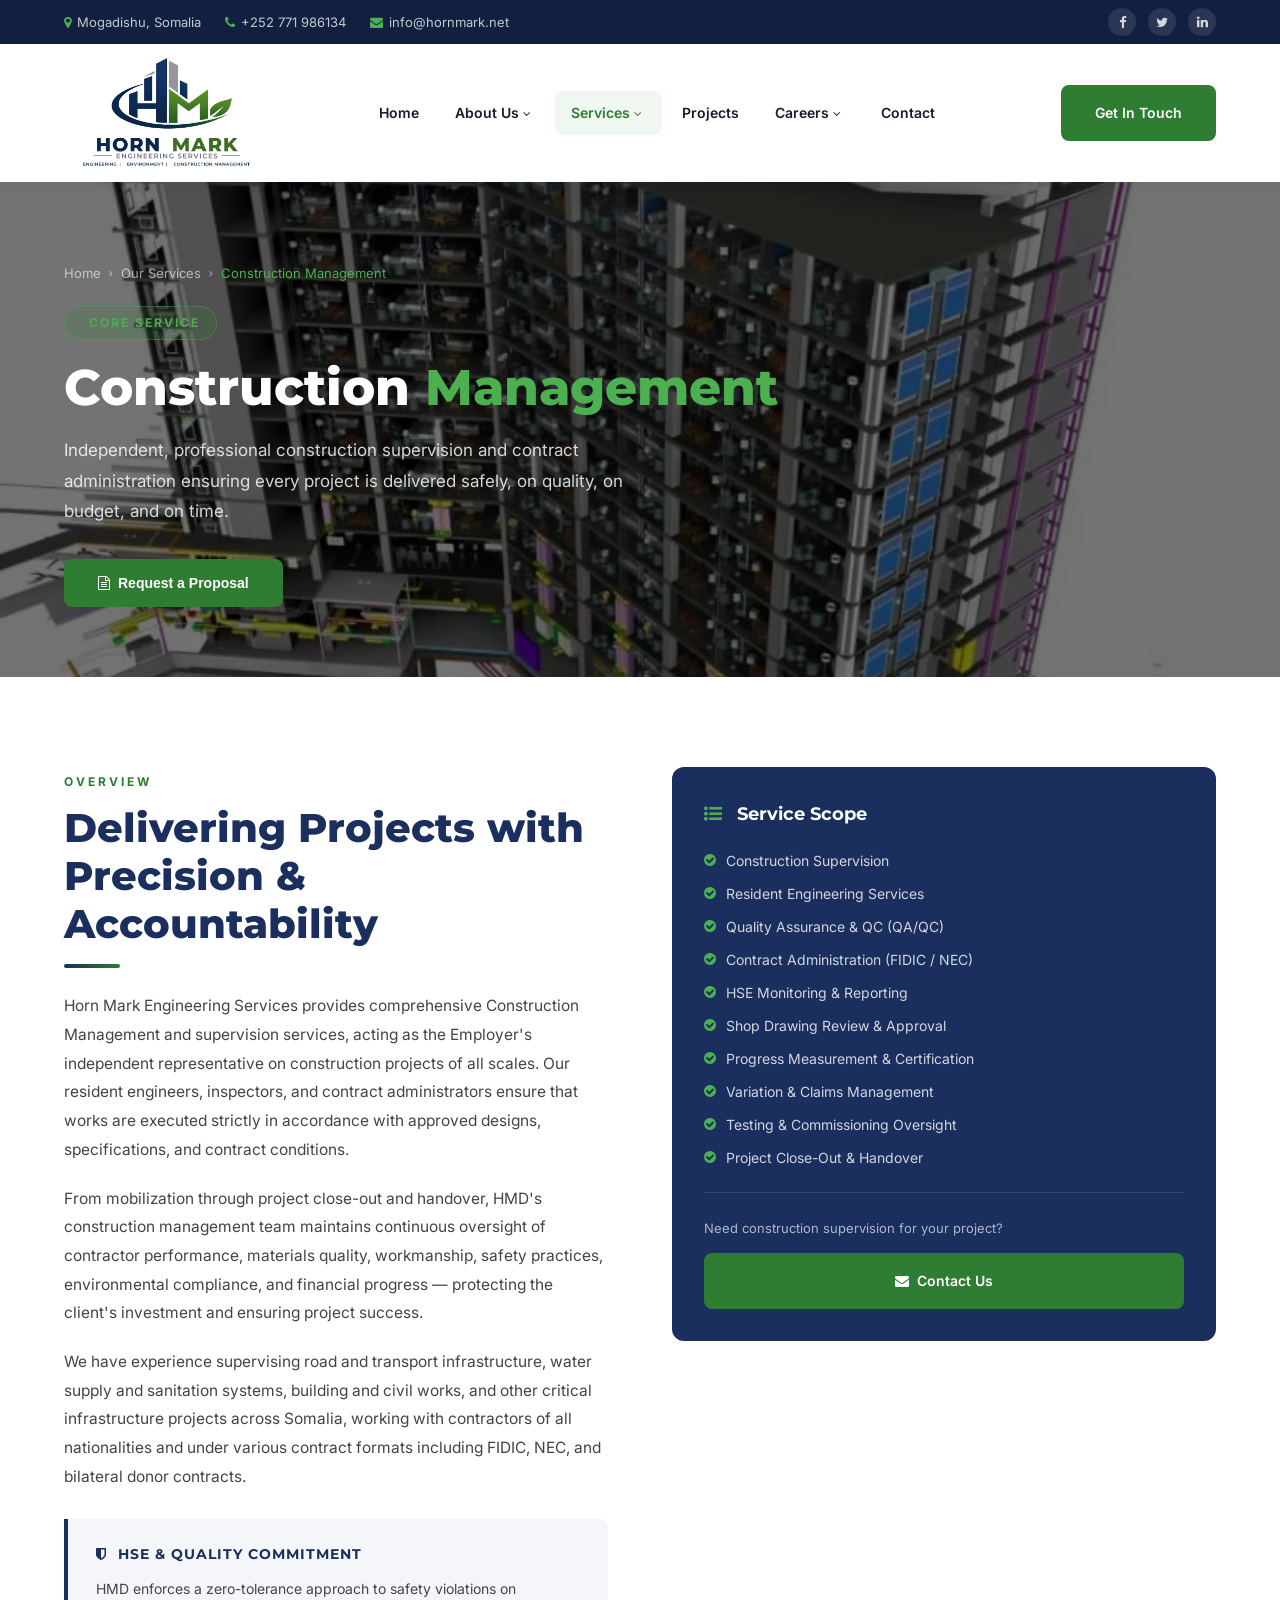
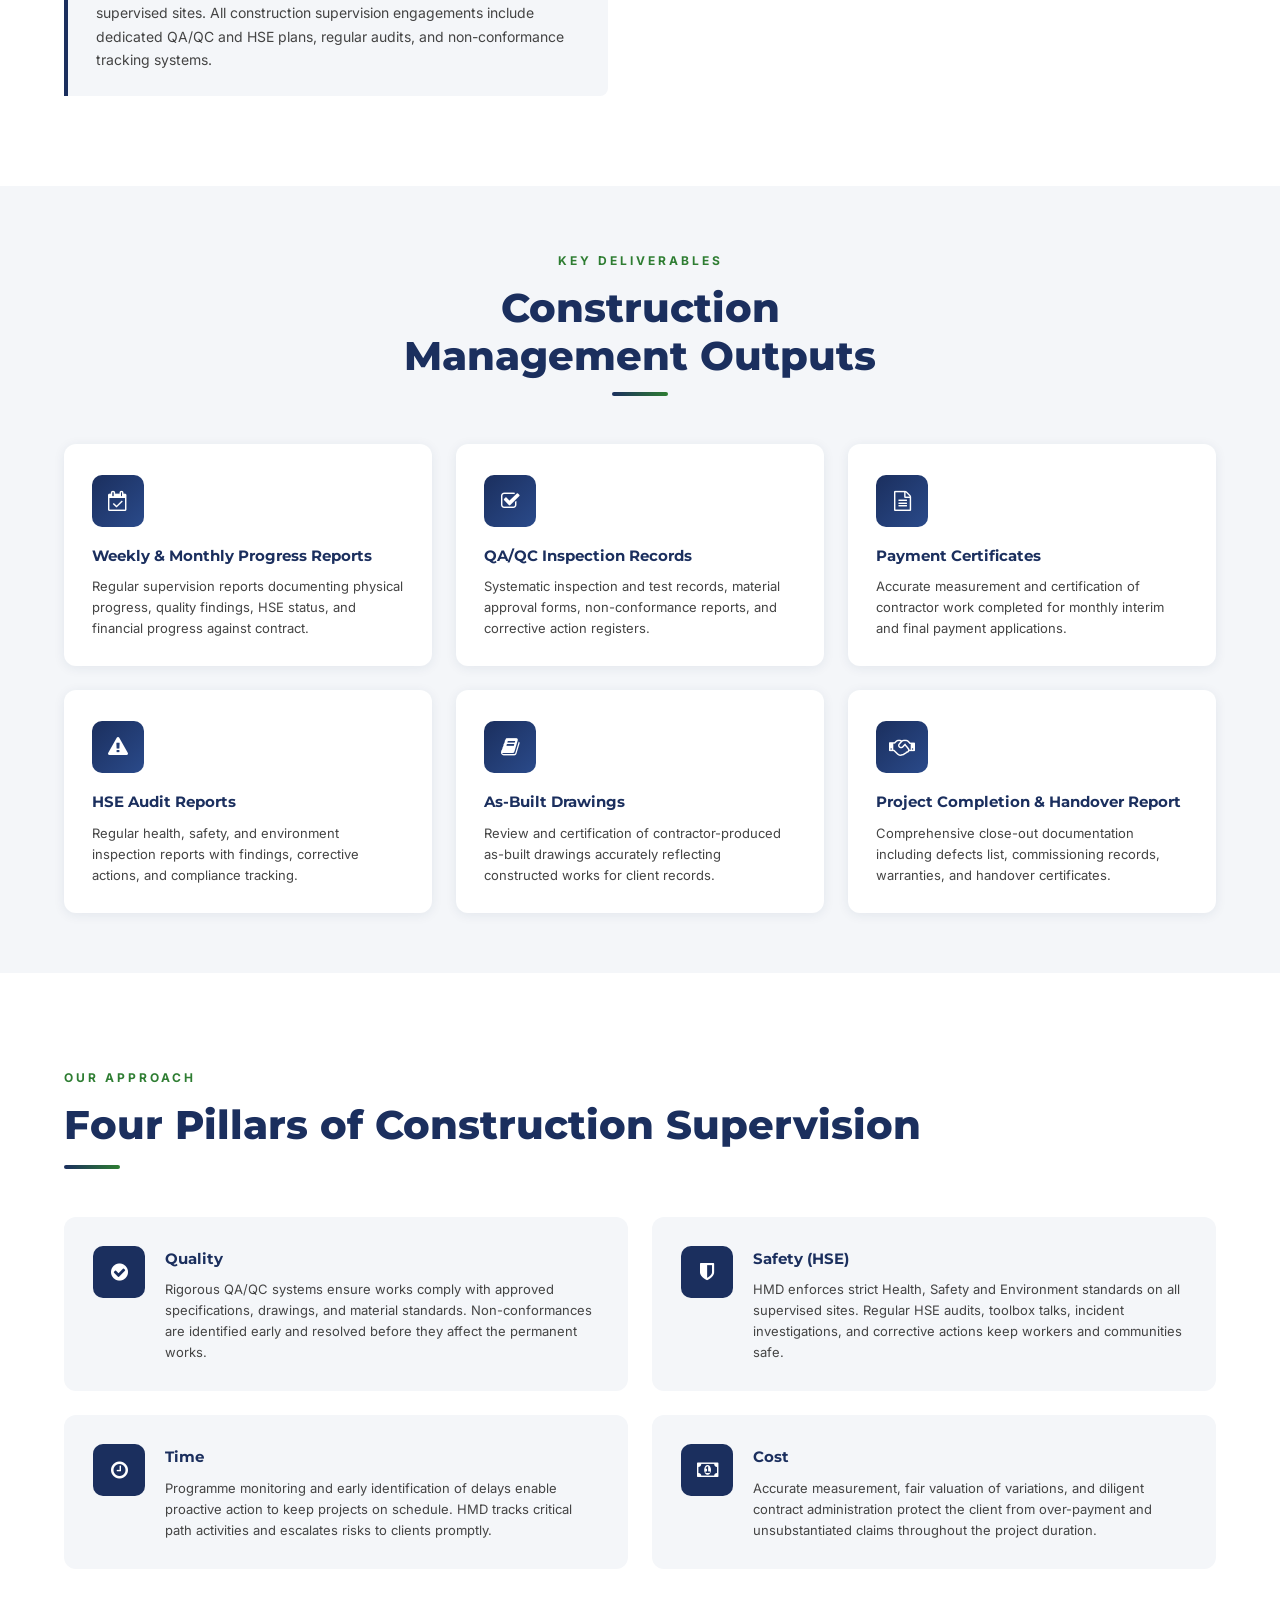
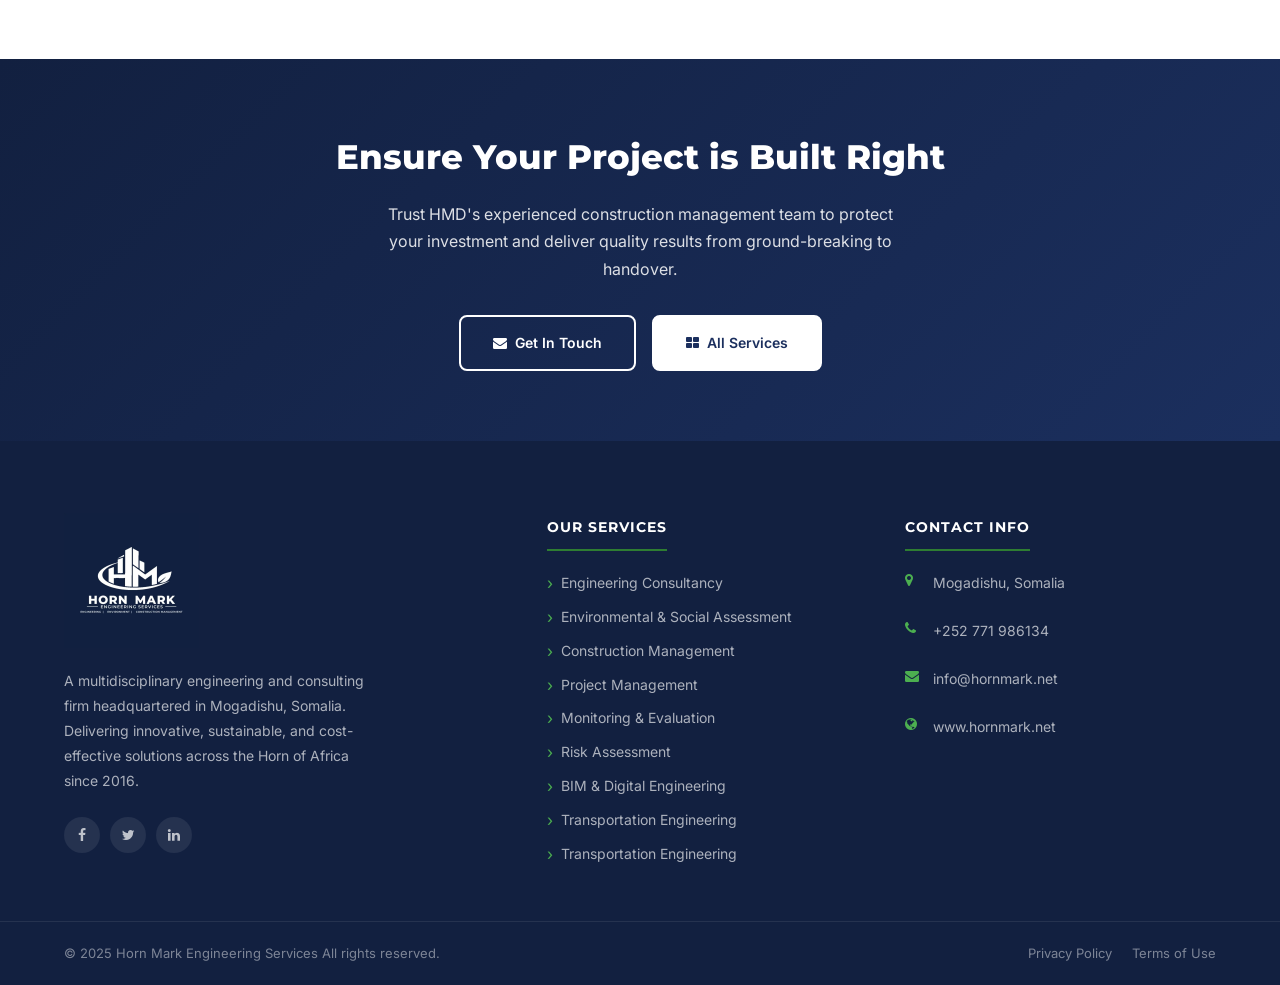
<file: construction-management.html>
<!DOCTYPE html>
<html lang="en">
<head>
<meta charset="UTF-8">
<link rel="icon" type="image/svg+xml" href="favicon.svg"><link rel="shortcut icon" href="favicon.svg">
<meta name="viewport" content="width=device-width, initial-scale=1.0">
<title>Construction Management – Horn Mark Engineering Services</title>
<link rel="stylesheet" href="https://cdnjs.cloudflare.com/ajax/libs/font-awesome/4.7.0/css/font-awesome.min.css">
<link rel="preconnect" href="https://fonts.googleapis.com">
<link href="https://fonts.googleapis.com/css2?family=Inter:wght@300;400;500;600;700;800&family=Montserrat:wght@400;600;700;800&display=swap" rel="stylesheet">
<style>
:root{--navy:#1B2F5E;--navy-dark:#122040;--green:#2E7D32;--green-light:#4CAF50;--gray-light:#F4F6F9;--white:#FFFFFF;--text-dark:#1A1A2E;--text-body:#444;--shadow-sm:0 2px 12px rgba(27,47,94,0.08);--shadow-md:0 6px 28px rgba(27,47,94,0.14);--radius:8px;--transition:all 0.3s ease}
*,*::before,*::after{box-sizing:border-box;margin:0;padding:0}
html{scroll-behavior:smooth}
body{font-family:'Inter',sans-serif;color:var(--text-body);background:var(--white);line-height:1.7;font-size:16px}
img{max-width:100%;height:auto;display:block}a{text-decoration:none;color:inherit;transition:var(--transition)}ul{list-style:none}
.container{width:100%;max-width:1200px;margin:0 auto;padding:0 24px}
.section-pad{padding:90px 0}.section-pad-sm{padding:60px 0}
.section-tag{display:inline-block;font-size:12px;font-weight:700;letter-spacing:3px;text-transform:uppercase;color:var(--green);margin-bottom:12px}
.section-title{font-family:'Montserrat',sans-serif;font-size:clamp(26px,3.5vw,40px);font-weight:800;color:var(--navy);line-height:1.2;margin-bottom:16px}
.divider{width:56px;height:4px;background:linear-gradient(90deg,var(--navy),var(--green));border-radius:2px;margin-bottom:24px}
.btn{display:inline-flex;align-items:center;gap:8px;padding:14px 32px;border-radius:var(--radius);font-weight:600;font-size:14px;cursor:pointer;border:2px solid transparent;transition:var(--transition)}
.btn-primary{background:var(--green);color:var(--white);border-color:var(--green)}.btn-primary:hover{background:var(--green-light);border-color:var(--green-light);color:var(--white);transform:translateY(-2px);box-shadow:0 8px 20px rgba(46,125,50,0.3)}
.btn-navy{background:var(--navy);color:var(--white);border-color:var(--navy)}.btn-navy:hover{background:var(--navy-dark);transform:translateY(-2px)}
.btn-outline-white{background:transparent;color:var(--white);border:2px solid var(--white)}.btn-outline-white:hover{background:var(--white);color:var(--navy);transform:translateY(-2px)}
.top-bar{background:var(--navy-dark);color:rgba(255,255,255,.75);font-size:13px;padding:8px 0}
.top-bar .container{display:flex;align-items:center;justify-content:space-between;flex-wrap:wrap;gap:8px}
.top-bar-left{display:flex;align-items:center;gap:24px}.top-bar-left span{display:flex;align-items:center;gap:6px}.top-bar-left i{color:var(--green-light)}
.top-bar-right{display:flex;gap:12px}.top-bar-right a{width:28px;height:28px;display:flex;align-items:center;justify-content:center;border-radius:50%;background:rgba(255,255,255,.1);color:rgba(255,255,255,.8);font-size:13px;transition:var(--transition)}.top-bar-right a:hover{background:var(--green);color:var(--white)}
.site-header{background:var(--white);box-shadow:var(--shadow-sm);position:sticky;top:0;z-index:1000}
.header-inner{display:flex;align-items:center;justify-content:space-between;padding:14px 0}
.logo-wrap img{height:110px;width:auto}
.main-nav{display:flex;align-items:center;gap:4px}.main-nav>li{position:relative;z-index:1}
.main-nav>li>a{display:block;padding:10px 16px;font-weight:600;font-size:14px;color:var(--text-dark);border-radius:var(--radius);transition:var(--transition)}
.main-nav>li>a:hover,.main-nav>li.active>a{color:var(--green);background:rgba(46,125,50,.07)}
.main-nav>li>a i{margin-right:4px;font-size:12px}
.main-nav .dropdown-menu{display:none;position:absolute;top:100%;left:0;min-width:240px;background:var(--white);border-radius:var(--radius);box-shadow:var(--shadow-md);padding:8px 0;border-top:3px solid var(--green);z-index:100}
.main-nav .dropdown::before{content:'';position:absolute;top:100%;left:0;width:100%;height:12px;background:transparent;}.main-nav .dropdown:hover .dropdown-menu{display:block}
.main-nav .dropdown-menu li a{display:block;padding:10px 20px;font-size:14px;color:var(--text-dark);transition:var(--transition)}
.main-nav .dropdown-menu li a:hover,.main-nav .dropdown-menu li a.active-sub{color:var(--green);background:var(--gray-light);padding-left:26px}
.nav-cta{margin-left:16px}.nav-toggle{display:none;background:none;border:none;font-size:22px;color:var(--navy);cursor:pointer}
.page-hero{color:var(--white);padding:80px 0 70px;position:relative;overflow:hidden}
.page-hero::before{content:'';position:absolute;inset:0;background:rgba(0,0,0,0.55);z-index:1}
.page-hero .container{position:relative;z-index:2}
.hero-bg-carousel{position:absolute;inset:0;z-index:0}
.hero-bg-slide{position:absolute;inset:0;background-size:cover;background-position:center;background-repeat:no-repeat;opacity:0;transition:opacity 1.5s ease-in-out}
.hero-bg-slide.active{opacity:1}
.breadcrumb{display:flex;align-items:center;gap:8px;font-size:13px;color:rgba(255,255,255,.6);margin-bottom:20px}
.breadcrumb a{color:rgba(255,255,255,.6)}.breadcrumb a:hover{color:var(--green-light)}.breadcrumb span{color:var(--green-light)}.breadcrumb i{font-size:10px}
.page-hero h1{font-family:'Montserrat',sans-serif;font-size:clamp(28px,4vw,50px);font-weight:800;line-height:1.1;margin-bottom:20px}
.page-hero h1 span{color:var(--green-light)}
.page-hero p{font-size:17px;color:rgba(255,255,255,.82);max-width:620px;line-height:1.8;margin-bottom:32px}
.hero-tag{display:inline-flex;align-items:center;gap:8px;background:rgba(46,125,50,.2);border:1px solid rgba(76,175,80,.4);color:var(--green-light);font-size:12px;font-weight:700;letter-spacing:2px;text-transform:uppercase;padding:6px 16px;border-radius:20px;margin-bottom:20px}
.intro-grid{display:grid;grid-template-columns:1fr 1fr;gap:64px;align-items:start}
.intro-content p{color:var(--text-body);line-height:1.85;margin-bottom:20px;font-size:15.5px}
.info-box{background:var(--gray-light);border-left:4px solid var(--navy);border-radius:0 var(--radius) var(--radius) 0;padding:24px 28px;margin-top:28px}
.info-box h4{font-family:'Montserrat',sans-serif;font-size:14px;font-weight:700;color:var(--navy);margin-bottom:10px;text-transform:uppercase;letter-spacing:1px}
.info-box p{font-size:14px;color:var(--text-body);margin:0;line-height:1.7}
.sidebar-card{background:var(--navy);border-radius:12px;padding:32px;color:var(--white);position:sticky;top:100px}
.sidebar-card h3{font-family:'Montserrat',sans-serif;font-size:18px;font-weight:700;margin-bottom:20px}
.sidebar-card ul{display:flex;flex-direction:column;gap:12px}
.sidebar-card ul li{display:flex;align-items:flex-start;gap:10px;font-size:14px;color:rgba(255,255,255,.8);line-height:1.5}
.sidebar-card ul li i{color:var(--green-light);flex-shrink:0;margin-top:3px}
.sidebar-cta{margin-top:24px;padding-top:24px;border-top:1px solid rgba(255,255,255,.12)}
.sidebar-cta p{font-size:13px;color:rgba(255,255,255,.65);margin-bottom:14px}
.deliverables{background:var(--gray-light)}
.del-grid{display:grid;grid-template-columns:repeat(3,1fr);gap:24px}
.del-card{background:var(--white);border-radius:12px;padding:28px;box-shadow:var(--shadow-sm);transition:var(--transition);border-top:3px solid transparent}
.del-card:hover{transform:translateY(-5px);box-shadow:var(--shadow-md);border-top-color:var(--green)}
.del-icon{width:52px;height:52px;background:linear-gradient(135deg,var(--navy),#2a4a8a);border-radius:10px;display:flex;align-items:center;justify-content:center;margin-bottom:16px;transition:var(--transition)}
.del-card:hover .del-icon{background:linear-gradient(135deg,var(--green),var(--green-light))}
.del-icon i{color:var(--white);font-size:20px}
.del-card h4{font-family:'Montserrat',sans-serif;font-size:15px;font-weight:700;color:var(--navy);margin-bottom:8px}
.del-card p{font-size:13px;color:var(--text-body);line-height:1.6}
.pillars{background:var(--white)}
.pillars-grid{display:grid;grid-template-columns:repeat(2,1fr);gap:24px}
.pillar{background:var(--gray-light);border-radius:12px;padding:28px;display:flex;gap:20px;align-items:flex-start;transition:var(--transition);border:1px solid transparent}
.pillar:hover{background:var(--white);box-shadow:var(--shadow-sm);border-color:rgba(27,47,94,.12)}
.pillar-icon{width:52px;height:52px;background:var(--navy);border-radius:10px;display:flex;align-items:center;justify-content:center;flex-shrink:0}
.pillar-icon i{color:var(--white);font-size:20px}
.pillar h4{font-family:'Montserrat',sans-serif;font-size:15px;font-weight:700;color:var(--navy);margin-bottom:8px}
.pillar p{font-size:13px;color:var(--text-body);line-height:1.6}
.cta-band{background:linear-gradient(135deg,var(--navy-dark) 0%,var(--navy) 100%);padding:70px 0;text-align:center}
.cta-band h2{font-family:'Montserrat',sans-serif;font-size:clamp(22px,3vw,34px);font-weight:800;color:var(--white);margin-bottom:14px}
.cta-band p{color:rgba(255,255,255,.85);font-size:16px;margin-bottom:32px;max-width:520px;margin-left:auto;margin-right:auto}
.site-footer{background:var(--navy-dark);color:rgba(255,255,255,.75);padding:72px 0 0}
.footer-grid{display:grid;grid-template-columns:1.4fr 1fr 1fr;gap:48px;padding-bottom:56px}
.footer-brand img{height:135px;width:auto;margin-bottom:20px}
.footer-brand p{font-size:14px;line-height:1.8;color:rgba(255,255,255,.65);margin-bottom:24px;max-width:300px}
.footer-social{display:flex;gap:10px}.footer-social a{width:36px;height:36px;background:rgba(255,255,255,.08);border-radius:50%;display:flex;align-items:center;justify-content:center;color:rgba(255,255,255,.7);font-size:14px;transition:var(--transition)}.footer-social a:hover{background:var(--green);color:var(--white)}
.footer-col h4{font-family:'Montserrat',sans-serif;font-size:14px;font-weight:700;color:var(--white);letter-spacing:1px;text-transform:uppercase;margin-bottom:20px;padding-bottom:10px;border-bottom:2px solid var(--green);display:inline-block}
.footer-col ul{display:flex;flex-direction:column;gap:10px}
.footer-col ul li a{font-size:14px;color:rgba(255,255,255,.65);display:flex;align-items:center;gap:8px;transition:var(--transition)}
.footer-col ul li a::before{content:'›';color:var(--green-light);font-size:16px;line-height:1}
.footer-col ul li a:hover{color:var(--green-light);padding-left:4px}
.footer-contact li{display:flex;align-items:flex-start;gap:12px;margin-bottom:14px;font-size:14px;color:rgba(255,255,255,.65)}
.footer-contact li i{color:var(--green-light);margin-top:2px;flex-shrink:0;width:16px}
.footer-bottom{border-top:1px solid rgba(255,255,255,.08);padding:20px 0}
.footer-bottom .container{display:flex;align-items:center;justify-content:space-between;flex-wrap:wrap;gap:12px}
.footer-bottom p{font-size:13px;color:rgba(255,255,255,.45)}
.footer-bottom-links{display:flex;gap:20px}.footer-bottom-links a{font-size:13px;color:rgba(255,255,255,.45);transition:var(--transition)}.footer-bottom-links a:hover{color:var(--green-light)}
@media(max-width:992px){.intro-grid{grid-template-columns:1fr;gap:40px}.sidebar-card{position:static}.del-grid{grid-template-columns:1fr 1fr}.pillars-grid{grid-template-columns:1fr}.footer-grid{grid-template-columns:1fr 1fr}}
@media(max-width:768px){.top-bar-left span:not(:first-child){display:none}.main-nav{display:none;position:absolute;top:100%;left:0;right:0;flex-direction:column;background:var(--white);padding:16px;box-shadow:var(--shadow-md);gap:0}.main-nav.open{display:flex}.main-nav .dropdown-menu{position:static;box-shadow:none;border:none;background:var(--gray-light);padding-left:16px;display:none}.main-nav .dropdown.open .dropdown-menu{display:block}.nav-toggle{display:block}.nav-cta{display:none}.site-header{position:relative}.del-grid{grid-template-columns:1fr}.footer-grid{grid-template-columns:1fr}}
.client-banner{display:block;position:static;width:100%;background:var(--navy);border-top:3px solid var(--green);padding:13px 0;box-sizing:border-box;overflow:hidden}.client-banner .container{display:flex;align-items:center;justify-content:center;gap:8px 14px;flex-wrap:wrap}.client-banner-text{font-size:13px;font-weight:600;letter-spacing:1.6px;text-transform:uppercase;color:rgba(255,255,255,.88);white-space:nowrap}.client-banner-sep{color:var(--green-light);font-size:13px;line-height:1;flex-shrink:0}@media(max-width:480px){.client-banner{padding:10px 0}.client-banner-text{font-size:11.5px;letter-spacing:1.2px}.client-banner-sep{font-size:10px}}
</style>
<style>
.modal-overlay{display:none;position:fixed;inset:0;background:rgba(18,32,64,0.72);backdrop-filter:blur(4px);z-index:2000;align-items:center;justify-content:center;padding:20px;}
.modal-overlay.open{display:flex;}
.modal{background:#fff;border-radius:12px;width:100%;max-width:720px;max-height:90vh;overflow-y:auto;box-shadow:0 24px 80px rgba(0,0,0,0.3);animation:modalIn 0.25s ease;}
@keyframes modalIn{from{opacity:0;transform:translateY(-20px)}to{opacity:1;transform:translateY(0)}}
.modal-header{background:linear-gradient(135deg,#122040 0%,#1B2F5E 100%);color:#fff;padding:28px 32px 20px;position:relative;border-radius:12px 12px 0 0;}
.modal-header h2{font-family:'Montserrat',sans-serif;font-size:20px;font-weight:800;margin:0 0 6px;}
.modal-header p{font-size:13px;color:rgba(255,255,255,0.75);margin:0;}
.modal-close{position:absolute;top:16px;right:20px;background:rgba(255,255,255,0.12);border:none;color:#fff;width:32px;height:32px;border-radius:50%;font-size:18px;cursor:pointer;display:flex;align-items:center;justify-content:center;}
.modal-close:hover{background:rgba(255,255,255,0.25);}
.modal-body{padding:28px 32px;}
.modal-accent{height:3px;background:linear-gradient(90deg,#2E7D32,#4CAF50);border-radius:2px;margin-bottom:24px;}
.form-row{display:grid;grid-template-columns:1fr 1fr;gap:16px;}
@media(max-width:560px){.form-row{grid-template-columns:1fr;}}
.form-group{display:flex;flex-direction:column;gap:6px;margin-bottom:16px;}
.form-group label{font-size:12px;font-weight:700;color:#1B2F5E;text-transform:uppercase;letter-spacing:0.5px;}
.form-group label span{color:#c0392b;}
.form-group input,.form-group select,.form-group textarea{border:1.5px solid #d1d9e6;border-radius:6px;padding:10px 14px;font-size:14px;font-family:'Inter',sans-serif;transition:border-color 0.2s;background:#fafbfc;color:#1a1a2e;}
.form-group input:focus,.form-group select:focus,.form-group textarea:focus{outline:none;border-color:#2E7D32;background:#fff;}
.form-group textarea{min-height:100px;resize:vertical;}
.file-hint{font-size:11px;color:#888;margin-top:4px;}
.modal-submit{width:100%;padding:14px;background:linear-gradient(135deg,#2E7D32,#4CAF50);color:#fff;border:none;border-radius:8px;font-size:15px;font-weight:700;font-family:'Montserrat',sans-serif;cursor:pointer;margin-top:8px;transition:opacity 0.2s;}
.modal-submit:hover{opacity:0.9;}
.modal-submit:disabled{opacity:0.6;cursor:not-allowed;}
.success-icon{width:72px;height:72px;background:linear-gradient(135deg,#2E7D32,#4CAF50);border-radius:50%;display:flex;align-items:center;justify-content:center;margin:0 auto 24px;}
</style><style>
</style></head>
<body>
<div class="top-bar"><div class="container"><div class="top-bar-left"><span><i class="fa fa-map-marker"></i> Mogadishu, Somalia</span><span><i class="fa fa-phone"></i> +252 771 986134</span><span><i class="fa fa-envelope"></i> info@hornmark.net</span></div><div class="top-bar-right"><a href="#"><i class="fa fa-facebook"></i></a><a href="#"><i class="fa fa-twitter"></i></a><a href="#"><i class="fa fa-linkedin"></i></a></div></div></div>

<header class="site-header"><div class="container"><div class="header-inner">
  <div class="logo-wrap"><a href="index.html"><img src="horn_mark_engineering_services_logo.png" alt="Horn Mark Engineering Services Logo"></a></div>
  <button class="nav-toggle" id="navToggle"><i class="fa fa-bars"></i></button>
  <nav><ul class="main-nav" id="mainNav">
    <li><a href="index.html">Home</a></li>
    <li class="dropdown">
      <a href="index.html#about">About Us <i class="fa fa-angle-down"></i></a>
      <ul class="dropdown-menu">
        <li><a href="index.html#key-personnel">Key Personnel</a></li>
        <li><a href="index.html#organizational-chart">Organizational Chart</a></li>
        <li><a href="index.html#board-of-management">Board of Management</a></li>
      </ul>
    </li>
    <li class="dropdown active">
      <a href="index.html#services">Services <i class="fa fa-angle-down"></i></a>
      <ul class="dropdown-menu">
        <li><a href="engineering-consultancy.html">Engineering Consultancy</a></li>
        <li><a href="environmental-assessment.html">Environmental &amp; Social Assessment</a></li>
        <li><a href="construction-management.html" class="active-sub">Construction Management</a></li>
        <li><a href="project-management.html">Project Management</a></li>
        <li><a href="monitoring-evaluation.html">Monitoring &amp; Evaluation</a></li>
        <li><a href="risk-assessment.html">Risk Assessment</a></li>
        <li><a href="bim-digital-engineering.html">BIM &amp; Digital Engineering</a></li><li><a href="transportation-engineering.html">Transportation Engineering</a></li>
      </ul>
    </li>
          <li><a href="projects.html">Projects</a></li>
          <li class="dropdown"><a href="careers.html">Careers <i class="fa fa-angle-down"></i></a><ul class="dropdown-menu"><li><a href="careers.html#employment-opportunities">Employment Opportunities</a></li></ul></li>
          <li><a href="index.html#contact">Contact</a></li>
  </ul></nav>
  <a href="index.html#contact" class="btn btn-primary nav-cta">Get In Touch</a>
</div></div></header>

<section class="page-hero">
  <div class="hero-bg-carousel">
    <div class="hero-bg-slide active" style="background-image: url('structural01.webp');"></div>
    <div class="hero-bg-slide" style="background-image: url('structural02.webp');"></div>
    <div class="hero-bg-slide" style="background-image: url('structural03.webp');"></div>
    <div class="hero-bg-slide" style="background-image: url('structural04.webp');"></div>
  </div>
  <div class="container">
    <div class="breadcrumb"><a href="index.html">Home</a><i class="fa fa-angle-right"></i><a href="index.html#services">Our Services</a><i class="fa fa-angle-right"></i><span>Construction Management</span></div>
    <div class="hero-tag"><i class="fa fa-hard-hat"></i> Core Service</div>
    <h1>Construction <span>Management</span></h1>
    <p>Independent, professional construction supervision and contract administration ensuring every project is delivered safely, on quality, on budget, and on time.</p>
    <button onclick="openProposalModal()" class="btn btn-primary"><i class="fa fa-file-text-o"></i> Request a Proposal</button>
  </div>
</section>

<section class="section-pad" style="background:var(--white)">
  <div class="container">
    <div class="intro-grid">
      <div class="intro-content">
        <span class="section-tag">Overview</span>
        <h2 class="section-title">Delivering Projects with Precision &amp; Accountability</h2>
        <div class="divider"></div>
        <p>Horn Mark Engineering Services provides comprehensive Construction Management and supervision services, acting as the Employer's independent representative on construction projects of all scales. Our resident engineers, inspectors, and contract administrators ensure that works are executed strictly in accordance with approved designs, specifications, and contract conditions.</p>
        <p>From mobilization through project close-out and handover, HMD's construction management team maintains continuous oversight of contractor performance, materials quality, workmanship, safety practices, environmental compliance, and financial progress — protecting the client's investment and ensuring project success.</p>
        <p>We have experience supervising road and transport infrastructure, water supply and sanitation systems, building and civil works, and other critical infrastructure projects across Somalia, working with contractors of all nationalities and under various contract formats including FIDIC, NEC, and bilateral donor contracts.</p>
        <div class="info-box">
          <h4><i class="fa fa-shield" style="margin-right:6px;color:var(--navy)"></i> HSE &amp; Quality Commitment</h4>
          <p>HMD enforces a zero-tolerance approach to safety violations on supervised sites. All construction supervision engagements include dedicated QA/QC and HSE plans, regular audits, and non-conformance tracking systems.</p>
        </div>
      </div>
      <div>
        <div class="sidebar-card">
          <h3><i class="fa fa-list-ul" style="margin-right:10px;color:var(--green-light)"></i> Service Scope</h3>
          <ul>
            <li><i class="fa fa-check-circle"></i> Construction Supervision</li>
            <li><i class="fa fa-check-circle"></i> Resident Engineering Services</li>
            <li><i class="fa fa-check-circle"></i> Quality Assurance &amp; QC (QA/QC)</li>
            <li><i class="fa fa-check-circle"></i> Contract Administration (FIDIC / NEC)</li>
            <li><i class="fa fa-check-circle"></i> HSE Monitoring &amp; Reporting</li>
            <li><i class="fa fa-check-circle"></i> Shop Drawing Review &amp; Approval</li>
            <li><i class="fa fa-check-circle"></i> Progress Measurement &amp; Certification</li>
            <li><i class="fa fa-check-circle"></i> Variation &amp; Claims Management</li>
            <li><i class="fa fa-check-circle"></i> Testing &amp; Commissioning Oversight</li>
            <li><i class="fa fa-check-circle"></i> Project Close-Out &amp; Handover</li>
          </ul>
          <div class="sidebar-cta">
            <p>Need construction supervision for your project?</p>
            <a href="index.html#contact" class="btn btn-primary" style="width:100%;justify-content:center;"><i class="fa fa-envelope"></i> Contact Us</a>
          </div>
        </div>
      </div>
    </div>
  </div>
</section>

<section class="deliverables section-pad-sm">
  <div class="container">
    <div style="text-align:center;margin-bottom:48px;"><span class="section-tag">Key Deliverables</span><h2 class="section-title" style="max-width:500px;margin:0 auto 12px;">Construction Management Outputs</h2><div class="divider" style="margin:0 auto;"></div></div>
    <div class="del-grid">
      <div class="del-card"><div class="del-icon"><i class="fa fa-calendar-check-o"></i></div><h4>Weekly &amp; Monthly Progress Reports</h4><p>Regular supervision reports documenting physical progress, quality findings, HSE status, and financial progress against contract.</p></div>
      <div class="del-card"><div class="del-icon"><i class="fa fa-check-square-o"></i></div><h4>QA/QC Inspection Records</h4><p>Systematic inspection and test records, material approval forms, non-conformance reports, and corrective action registers.</p></div>
      <div class="del-card"><div class="del-icon"><i class="fa fa-file-text-o"></i></div><h4>Payment Certificates</h4><p>Accurate measurement and certification of contractor work completed for monthly interim and final payment applications.</p></div>
      <div class="del-card"><div class="del-icon"><i class="fa fa-exclamation-triangle"></i></div><h4>HSE Audit Reports</h4><p>Regular health, safety, and environment inspection reports with findings, corrective actions, and compliance tracking.</p></div>
      <div class="del-card"><div class="del-icon"><i class="fa fa-book"></i></div><h4>As-Built Drawings</h4><p>Review and certification of contractor-produced as-built drawings accurately reflecting constructed works for client records.</p></div>
      <div class="del-card"><div class="del-icon"><i class="fa fa-handshake-o"></i></div><h4>Project Completion &amp; Handover Report</h4><p>Comprehensive close-out documentation including defects list, commissioning records, warranties, and handover certificates.</p></div>
    </div>
  </div>
</section>

<section class="pillars section-pad">
  <div class="container">
    <div style="margin-bottom:48px;"><span class="section-tag">Our Approach</span><h2 class="section-title">Four Pillars of Construction Supervision</h2><div class="divider"></div></div>
    <div class="pillars-grid">
      <div class="pillar"><div class="pillar-icon"><i class="fa fa-check-circle"></i></div><div><h4>Quality</h4><p>Rigorous QA/QC systems ensure works comply with approved specifications, drawings, and material standards. Non-conformances are identified early and resolved before they affect the permanent works.</p></div></div>
      <div class="pillar"><div class="pillar-icon"><i class="fa fa-shield"></i></div><div><h4>Safety (HSE)</h4><p>HMD enforces strict Health, Safety and Environment standards on all supervised sites. Regular HSE audits, toolbox talks, incident investigations, and corrective actions keep workers and communities safe.</p></div></div>
      <div class="pillar"><div class="pillar-icon"><i class="fa fa-clock-o"></i></div><div><h4>Time</h4><p>Programme monitoring and early identification of delays enable proactive action to keep projects on schedule. HMD tracks critical path activities and escalates risks to clients promptly.</p></div></div>
      <div class="pillar"><div class="pillar-icon"><i class="fa fa-money"></i></div><div><h4>Cost</h4><p>Accurate measurement, fair valuation of variations, and diligent contract administration protect the client from over-payment and unsubstantiated claims throughout the project duration.</p></div></div>
    </div>
  </div>
</section>

<section class="cta-band">
  <div class="container">
    <h2>Ensure Your Project is Built Right</h2>
    <p>Trust HMD's experienced construction management team to protect your investment and deliver quality results from ground-breaking to handover.</p>
    <div style="display:flex;gap:16px;justify-content:center;flex-wrap:wrap;">
      <a href="index.html#contact" class="btn btn-outline-white"><i class="fa fa-envelope"></i> Get In Touch</a>
      <a href="index.html#services" class="btn" style="background:var(--white);color:var(--navy);border-color:var(--white);"><i class="fa fa-th-large"></i> All Services</a>
    </div>
  </div>
</section>

<footer class="site-footer"><div class="container"><div class="footer-grid">
  <div class="footer-brand"><a href="index.html"><img src="hornmark2.webp" alt="Horn Mark Engineering Services Logo"></a><p>A multidisciplinary engineering and consulting firm headquartered in Mogadishu, Somalia. Delivering innovative, sustainable, and cost-effective solutions across the Horn of Africa since 2016.</p><div class="footer-social"><a href="#"><i class="fa fa-facebook"></i></a><a href="#"><i class="fa fa-twitter"></i></a><a href="#"><i class="fa fa-linkedin"></i></a></div></div>
  <div class="footer-col"><h4>Our Services</h4><ul><li><a href="engineering-consultancy.html">Engineering Consultancy</a></li><li><a href="environmental-assessment.html">Environmental &amp; Social Assessment</a></li><li><a href="construction-management.html">Construction Management</a></li><li><a href="project-management.html">Project Management</a></li><li><a href="monitoring-evaluation.html">Monitoring &amp; Evaluation</a></li><li><a href="risk-assessment.html">Risk Assessment</a></li><li><a href="bim-digital-engineering.html">BIM &amp; Digital Engineering</a></li><li><a href="transportation-engineering.html">Transportation Engineering</a></li><li><a href="transportation-engineering.html">Transportation Engineering</a></li></ul></div>
  <div class="footer-col"><h4>Contact Info</h4><ul class="footer-contact"><li><i class="fa fa-map-marker"></i> Mogadishu, Somalia</li><li><i class="fa fa-phone"></i> +252 771 986134</li><li><i class="fa fa-envelope"></i> info@hornmark.net</li><li><i class="fa fa-globe"></i> www.hornmark.net</li></ul></div>
</div></div>
<div class="footer-bottom"><div class="container"><p>&copy; 2025 Horn Mark Engineering Services All rights reserved.</p><div class="footer-bottom-links"><a href="#">Privacy Policy</a><a href="#">Terms of Use</a></div></div></div>
</footer>
<script>const navToggle=document.getElementById('navToggle');const mainNav=document.getElementById('mainNav');navToggle.addEventListener('click',()=>mainNav.classList.toggle('open'));document.querySelectorAll('.main-nav .dropdown>a').forEach(l=>l.addEventListener('click',e=>{if(window.innerWidth<=768){e.preventDefault();l.parentElement.classList.toggle('open');}}));</script>
<script>(function(){const slides=document.querySelectorAll('.hero-bg-slide');if(slides.length<2)return;let current=0;setInterval(()=>{slides[current].classList.remove('active');current=(current+1)%slides.length;slides[current].classList.add('active');},5000);})();</script>


<div class="modal-overlay" id="proposalModal" role="dialog" aria-modal="true" aria-labelledby="modalTitle">
  <div class="modal">
    <div class="modal-header">
      <h2 id="modalTitle"><i class="fa fa-file-text-o" style="margin-right:10px;color:#4CAF50;"></i>Request a Proposal</h2>
      <p>Submit your project details and we'll prepare a tailored technical &amp; financial proposal.</p>
      <button class="modal-close" onclick="closeProposalModal()" aria-label="Close">&times;</button>
    </div>
    <div class="modal-body" id="proposalFormWrap">
      <div class="modal-accent"></div>
      <div id="pf-error" style="display:none;background:#fff0f0;border:1px solid #f5c6cb;border-radius:6px;padding:12px 16px;margin-bottom:16px;color:#721c24;font-size:13px;"></div>
      <form id="proposalForm" enctype="multipart/form-data">
        <div class="form-row">
          <div class="form-group"><label for="pf-name">Full Name <span>*</span></label><input type="text" id="pf-name" name="full_name" placeholder="Your full name" required></div>
          <div class="form-group"><label for="pf-org">Organisation / Company</label><input type="text" id="pf-org" name="organisation" placeholder="Company or institution"></div>
        </div>
        <div class="form-row">
          <div class="form-group"><label for="pf-email">Email Address <span>*</span></label><input type="email" id="pf-email" name="email" placeholder="you@example.com" required></div>
          <div class="form-group"><label for="pf-phone">Phone Number</label><input type="tel" id="pf-phone" name="phone" placeholder="+252 771 986134"></div>
        </div>
        <div class="form-row">
          <div class="form-group"><label for="pf-service">Service Required <span>*</span></label>
            <select id="pf-service" name="service_required" required>
              <option value="" disabled selected>Select a service…</option>
              <option>Engineering Consultancy</option>
              <option>Environmental &amp; Social Assessment</option>
              <option>Construction Management</option>
              <option>Project Management</option>
              <option>Monitoring, Evaluation &amp; Learning</option>
              <option>Risk Assessment &amp; Management</option>
              <option>BIM &amp; Digital Engineering</option><option>Transportation Engineering Services</option>
              <option>Multiple / Other</option>
            </select>
          </div>
          <div class="form-group"><label for="pf-location">Project Location <span>*</span></label><input type="text" id="pf-location" name="project_location" placeholder="City, Region, Country" required></div>
        </div>
        <div class="form-group"><label for="pf-desc">Brief Project Description <span>*</span></label><textarea id="pf-desc" name="project_description" placeholder="Describe your project, objectives, and any specific requirements…" required></textarea></div>
        <div class="form-row">
          <div class="form-group"><label for="pf-start">Expected Start Date</label><input type="date" id="pf-start" name="expected_start_date"></div>
          <div class="form-group"><label for="pf-budget">Estimated Budget (USD)</label><input type="text" id="pf-budget" name="estimated_budget" placeholder="e.g. $50,000 – $100,000"></div>
        </div>
        <div class="form-group">
          <div style="background:#f0f4ff;border-left:4px solid #1B2F5E;border-radius:0 6px 6px 0;padding:12px 16px;font-size:13px;color:#444;line-height:1.6;">
            <i class="fa fa-paperclip" style="margin-right:6px;color:#1B2F5E;"></i>
            To attach documents, email them to <a href="mailto:info@hornmark.net" style="color:#2E7D32;font-weight:600;">info@hornmark.net</a> with your project name in the subject line.
          </div>
        </div>
        <input type="hidden" name="_subject" value="New Proposal Request — Horn Mark Engineering Services">
        <button type="submit" id="pf-submit" class="modal-submit"><i class="fa fa-paper-plane"></i> Submit Proposal Request</button>
      </form>
    </div>
    <div id="proposalSuccess" style="display:none;text-align:center;padding:48px 32px;">
      <div class="success-icon"><i class="fa fa-check" style="font-size:32px;color:#fff;"></i></div>
      <h3 style="font-family:'Montserrat',sans-serif;font-size:20px;font-weight:800;color:#1B2F5E;margin-bottom:12px;">Request Received!</h3>
      <p style="font-size:15px;line-height:1.7;max-width:420px;margin:0 auto 28px;">Thank you for your request. Our technical team will review your project information and contact you within <strong>2–3 business days.</strong></p>
      <button onclick="closeProposalModal()" class="btn btn-primary" style="margin:0 auto;"><i class="fa fa-times"></i> Close</button>
    </div>
  </div>
</div>

<script>
  function openProposalModal(){document.getElementById('proposalModal').classList.add('open');document.body.style.overflow='hidden';}
  function closeProposalModal(){
    document.getElementById('proposalModal').classList.remove('open');
    document.body.style.overflow='';
    setTimeout(function(){
      document.getElementById('proposalFormWrap').style.display='';
      document.getElementById('proposalSuccess').style.display='none';
      document.getElementById('proposalForm').reset();
      document.getElementById('pf-error').style.display='none';
    },300);
  }
  document.getElementById('proposalModal').addEventListener('click',function(e){if(e.target===this)closeProposalModal();});
  document.addEventListener('keydown',function(e){if(e.key==='Escape')closeProposalModal();});
  document.getElementById('proposalForm').addEventListener('submit',function(e){
    e.preventDefault();
    var btn=document.getElementById('pf-submit'),errBox=document.getElementById('pf-error');
    btn.disabled=true;btn.innerHTML='<i class="fa fa-spinner fa-spin"></i> Sending…';errBox.style.display='none';
    fetch('https://formspree.io/f/xaqgqoqq',{method:'POST',body:new FormData(this),headers:{'Accept':'application/json'}})
    .then(function(res){
      if(res.ok){document.getElementById('proposalFormWrap').style.display='none';document.getElementById('proposalSuccess').style.display='block';}
      else return res.json().then(function(j){throw new Error(j.error||'Submission failed.');});
    })
    .catch(function(err){
      btn.disabled=false;btn.innerHTML='<i class="fa fa-paper-plane"></i> Submit Proposal Request';
      errBox.style.display='block';
      errBox.textContent=(err instanceof TypeError)?'Network error — please try again or email info@hornmark.net':(err.message||'Something went wrong. Please email info@hornmark.net');
    });
  });
</script>
</body></html>
</file>
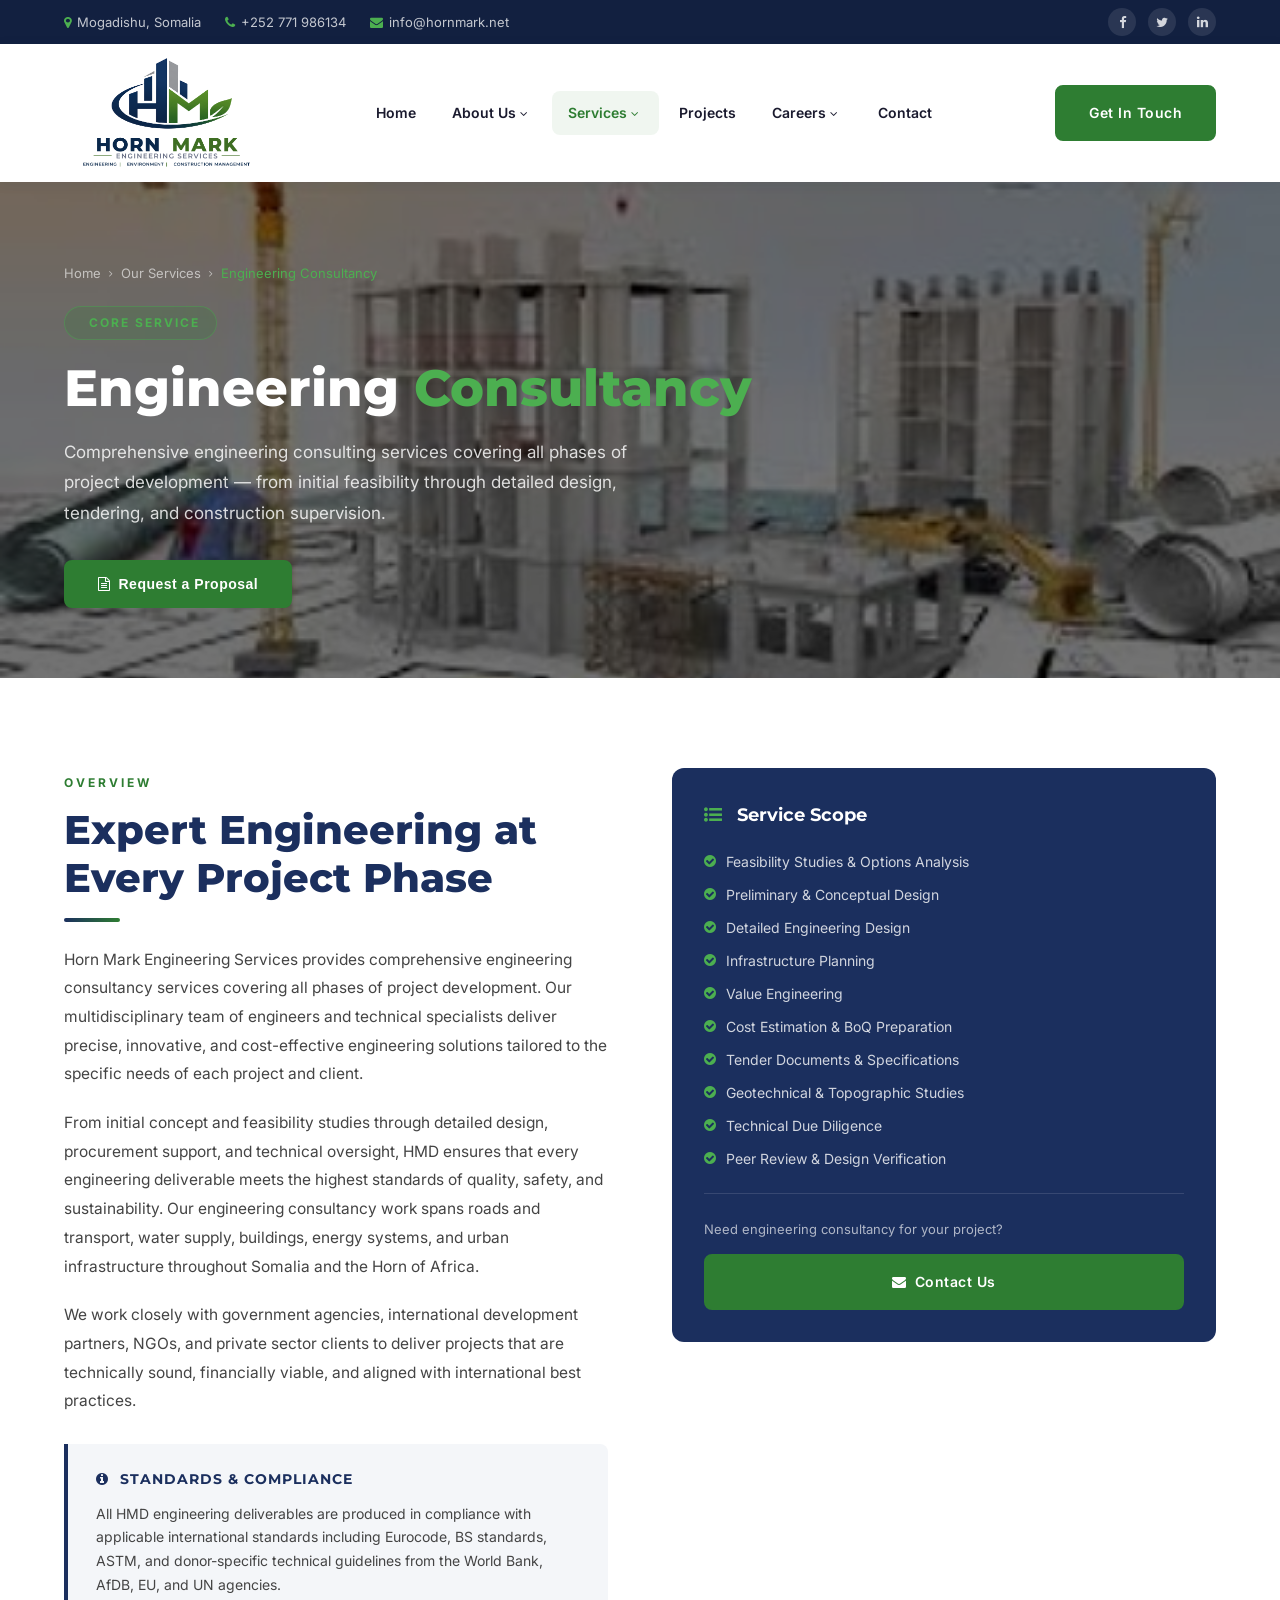
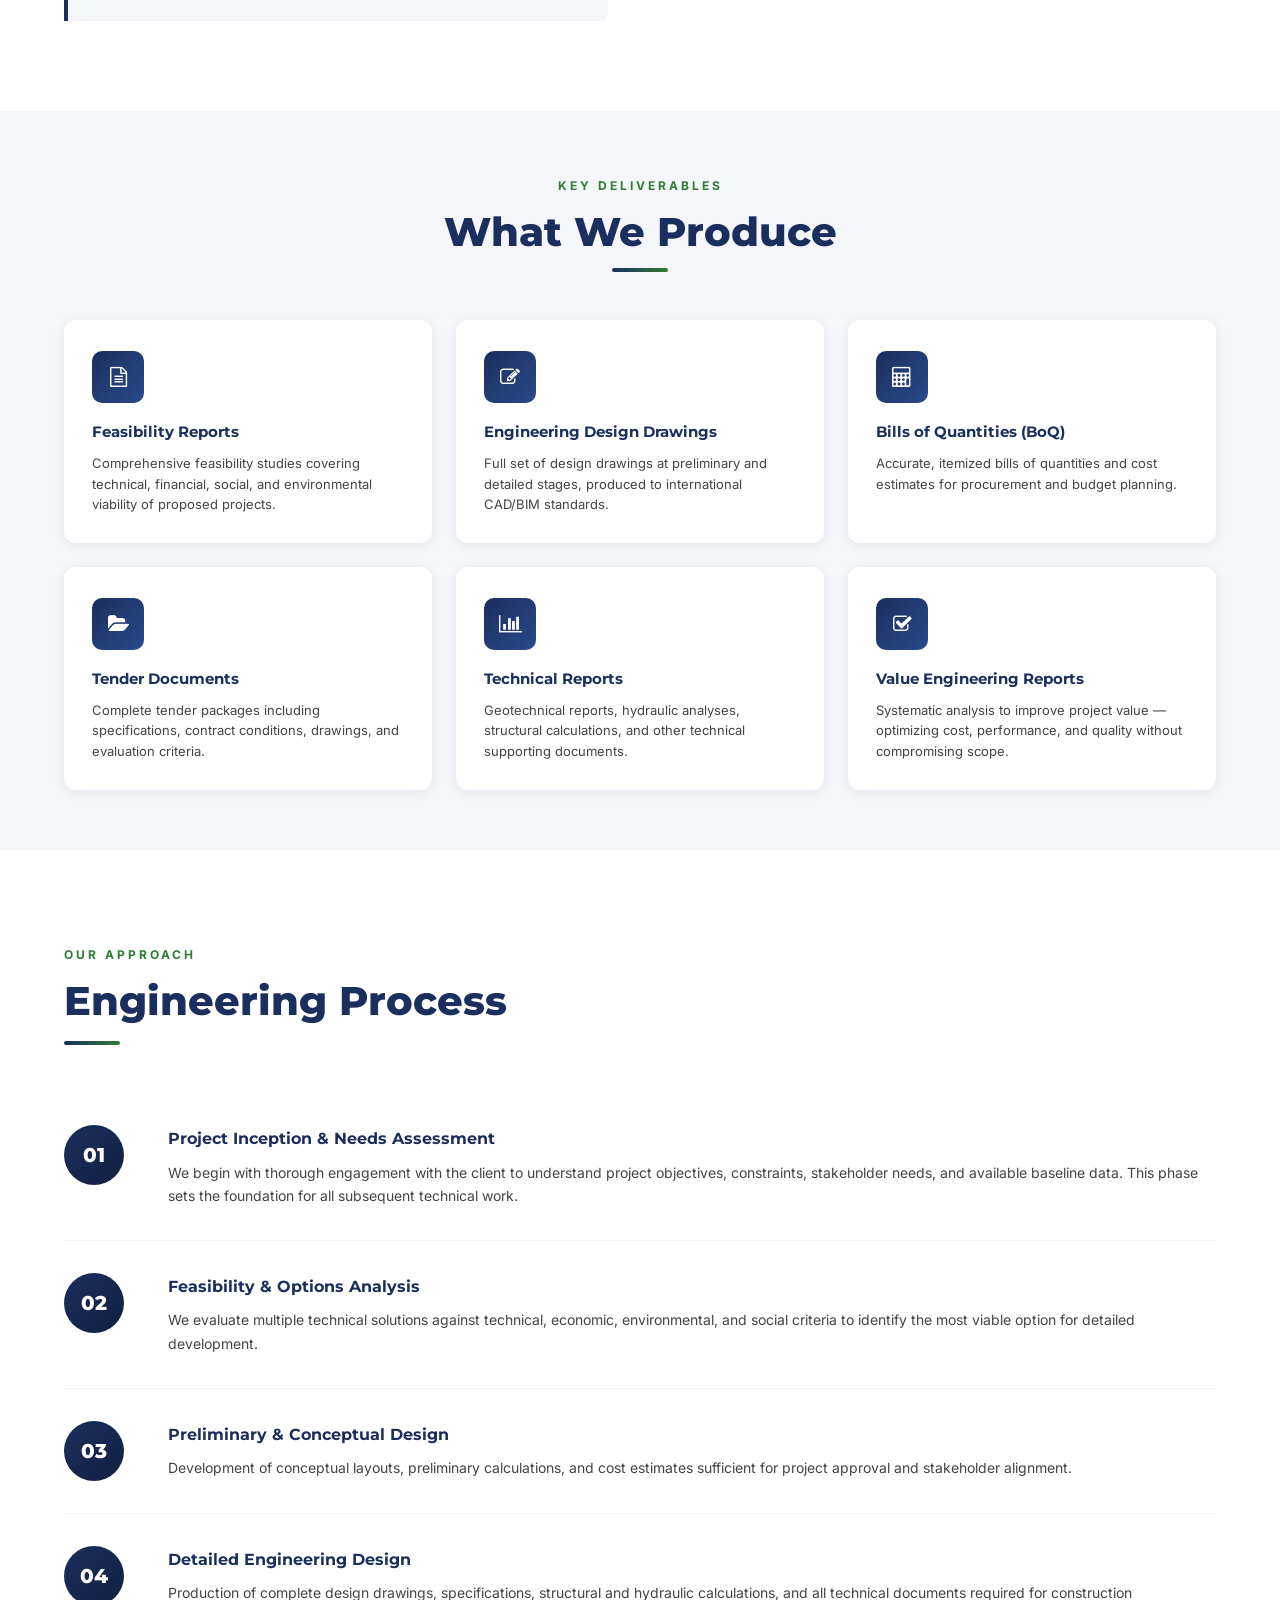
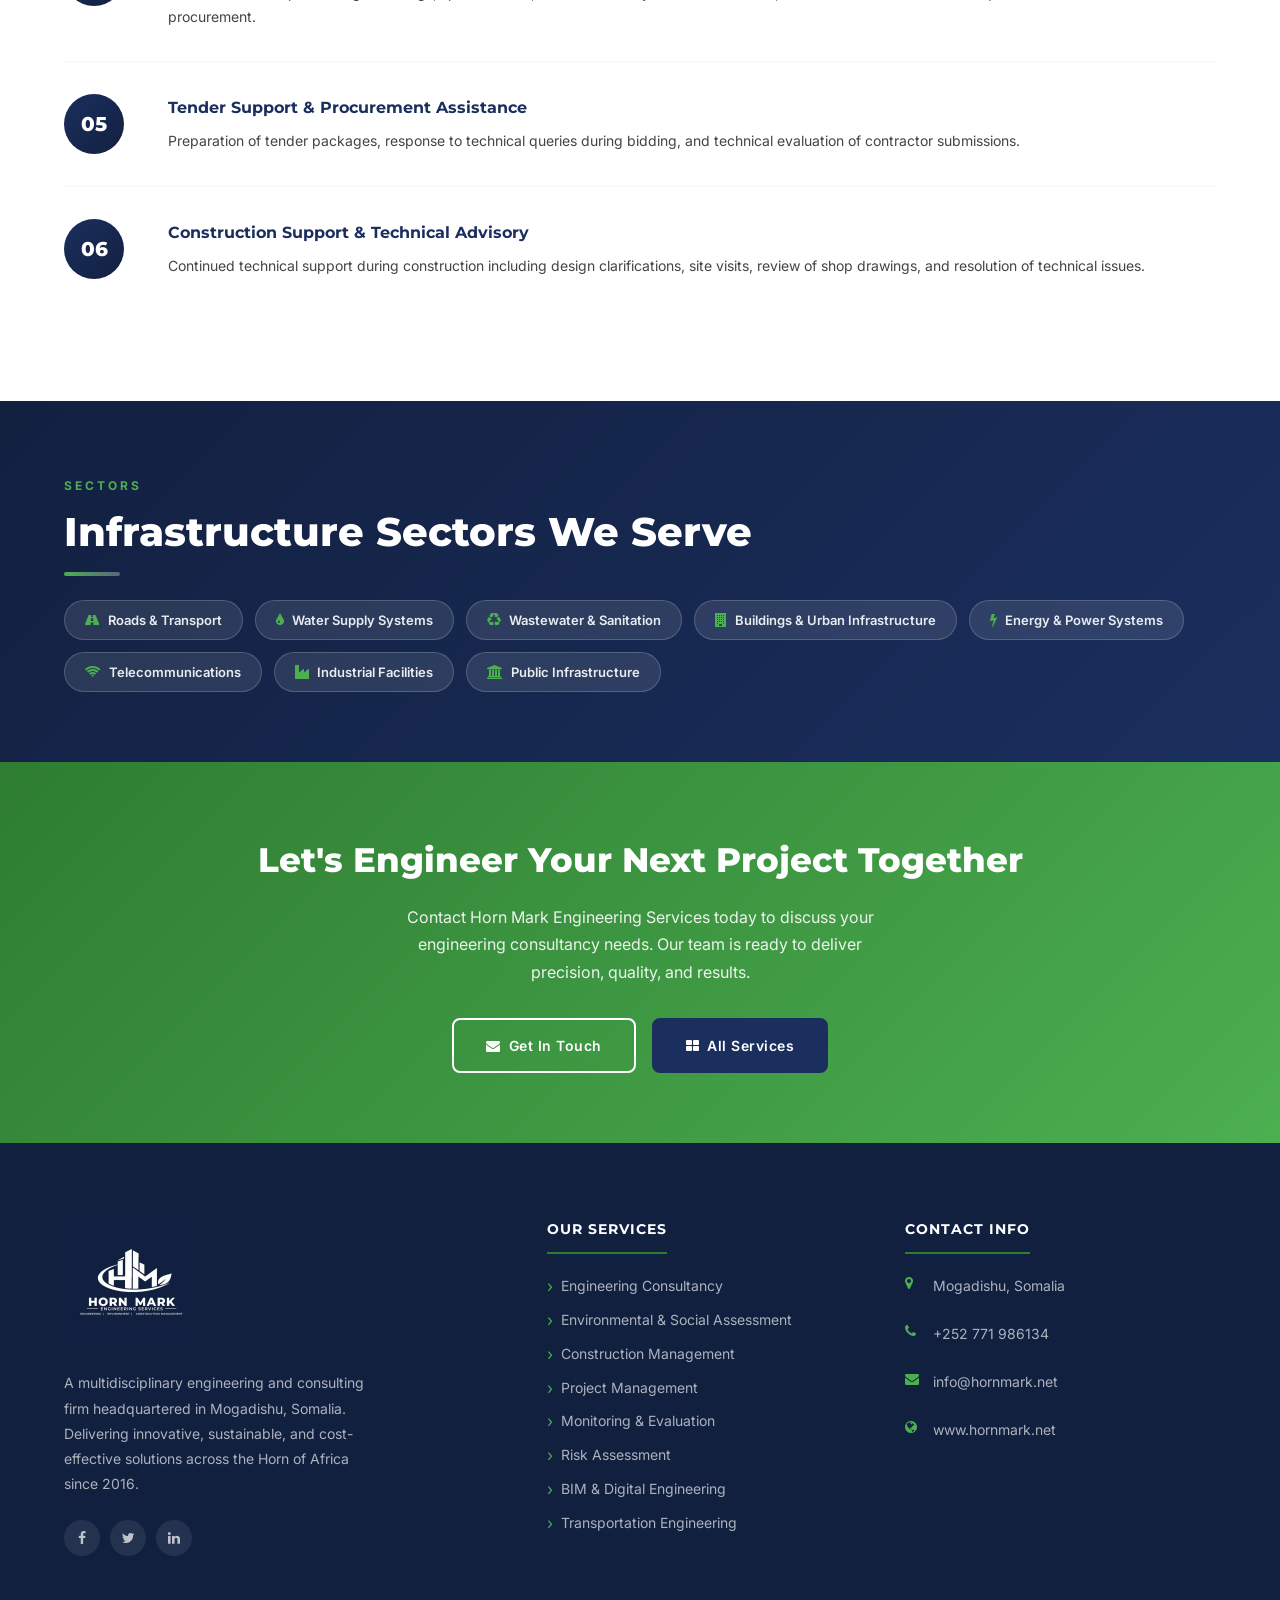
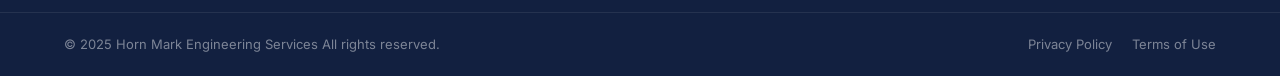
<file: engineering-consultancy.html>
<!DOCTYPE html>
<html lang="en">
<head>
<meta charset="UTF-8">
<link rel="icon" type="image/svg+xml" href="favicon.svg"><link rel="shortcut icon" href="favicon.svg">
<meta name="viewport" content="width=device-width, initial-scale=1.0">
<title>Engineering Consultancy – Horn Mark Engineering Services</title>
<link rel="stylesheet" href="https://cdnjs.cloudflare.com/ajax/libs/font-awesome/4.7.0/css/font-awesome.min.css">
<link rel="preconnect" href="https://fonts.googleapis.com">
<link href="https://fonts.googleapis.com/css2?family=Inter:wght@300;400;500;600;700;800&family=Montserrat:wght@400;600;700;800&display=swap" rel="stylesheet">
<style>
:root{--navy:#1B2F5E;--navy-dark:#122040;--green:#2E7D32;--green-light:#4CAF50;--gray-light:#F4F6F9;--gray-mid:#B0BEC5;--white:#FFFFFF;--text-dark:#1A1A2E;--text-body:#444;--shadow-sm:0 2px 12px rgba(27,47,94,0.08);--shadow-md:0 6px 28px rgba(27,47,94,0.14);--radius:8px;--transition:all 0.3s ease}
*,*::before,*::after{box-sizing:border-box;margin:0;padding:0}
html{scroll-behavior:smooth}
body{font-family:'Inter',sans-serif;color:var(--text-body);background:var(--white);line-height:1.7;font-size:16px}
img{max-width:100%;height:auto;display:block}
a{text-decoration:none;color:inherit;transition:var(--transition)}
ul{list-style:none}
.container{width:100%;max-width:1200px;margin:0 auto;padding:0 24px}
.section-pad{padding:90px 0}
.section-pad-sm{padding:60px 0}
.section-tag{display:inline-block;font-size:12px;font-weight:700;letter-spacing:3px;text-transform:uppercase;color:var(--green);margin-bottom:12px}
.section-title{font-family:'Montserrat',sans-serif;font-size:clamp(26px,3.5vw,40px);font-weight:800;color:var(--navy);line-height:1.2;margin-bottom:16px}
.section-lead{font-size:17px;color:var(--text-body);max-width:640px;margin-bottom:48px}
.divider{width:56px;height:4px;background:linear-gradient(90deg,var(--navy),var(--green));border-radius:2px;margin-bottom:24px}
.btn{display:inline-flex;align-items:center;gap:8px;padding:14px 32px;border-radius:var(--radius);font-weight:600;font-size:14px;letter-spacing:.5px;cursor:pointer;border:2px solid transparent;transition:var(--transition)}
.btn-primary{background:var(--green);color:var(--white);border-color:var(--green)}
.btn-primary:hover{background:var(--green-light);border-color:var(--green-light);color:var(--white);transform:translateY(-2px);box-shadow:0 8px 20px rgba(46,125,50,0.3)}
.btn-navy{background:var(--navy);color:var(--white);border-color:var(--navy)}
.btn-navy:hover{background:var(--navy-dark);transform:translateY(-2px);box-shadow:0 8px 20px rgba(27,47,94,0.3)}
/* TOP BAR */
.top-bar{background:var(--navy-dark);color:rgba(255,255,255,.75);font-size:13px;padding:8px 0}
.top-bar .container{display:flex;align-items:center;justify-content:space-between;flex-wrap:wrap;gap:8px}
.top-bar-left{display:flex;align-items:center;gap:24px}
.top-bar-left span{display:flex;align-items:center;gap:6px}
.top-bar-left i{color:var(--green-light)}
.top-bar-right{display:flex;gap:12px}
.top-bar-right a{width:28px;height:28px;display:flex;align-items:center;justify-content:center;border-radius:50%;background:rgba(255,255,255,.1);color:rgba(255,255,255,.8);font-size:13px;transition:var(--transition)}
.top-bar-right a:hover{background:var(--green);color:var(--white)}
/* HEADER */
.site-header{background:var(--white);box-shadow:var(--shadow-sm);position:sticky;top:0;z-index:1000}
.header-inner{display:flex;align-items:center;justify-content:space-between;padding:14px 0}
.logo-wrap img{height:110px;width:auto}
.main-nav{display:flex;align-items:center;gap:4px}
.main-nav>li{position:relative;z-index:1}
.main-nav>li>a{display:block;padding:10px 16px;font-weight:600;font-size:14px;color:var(--text-dark);border-radius:var(--radius);transition:var(--transition)}
.main-nav>li>a:hover,.main-nav>li.active>a{color:var(--green);background:rgba(46,125,50,.07)}
.main-nav>li>a i{margin-right:4px;font-size:12px}
.main-nav>li{position:relative;z-index:1}.main-nav .dropdown{position:relative}
.main-nav .dropdown-menu{display:none;position:absolute;top:100%;left:0;min-width:240px;background:var(--white);border-radius:var(--radius);box-shadow:var(--shadow-md);padding:8px 0;border-top:3px solid var(--green);z-index:100}
.main-nav .dropdown::before{content:'';position:absolute;top:100%;left:0;width:100%;height:12px;background:transparent;}.main-nav .dropdown:hover .dropdown-menu{display:block}
.main-nav .dropdown-menu li a{display:block;padding:10px 20px;font-size:14px;color:var(--text-dark);transition:var(--transition)}
.main-nav .dropdown-menu li a:hover,.main-nav .dropdown-menu li a.active-sub{color:var(--green);background:var(--gray-light);padding-left:26px}
.nav-cta{margin-left:16px}
.nav-toggle{display:none;background:none;border:none;font-size:22px;color:var(--navy);cursor:pointer}
/* PAGE HERO */
.page-hero{background:url('engineering-consultancy.jpeg') center/cover no-repeat;color:var(--white);padding:80px 0 70px;position:relative;overflow:hidden}
.page-hero::before{content:'';position:absolute;inset:0;background:rgba(0,0,0,0.55)}
.page-hero .container{position:relative;z-index:1}
.breadcrumb{display:flex;align-items:center;gap:8px;font-size:13px;color:rgba(255,255,255,.6);margin-bottom:20px}
.breadcrumb a{color:rgba(255,255,255,.6)}
.breadcrumb a:hover{color:var(--green-light)}
.breadcrumb span{color:var(--green-light)}
.breadcrumb i{font-size:10px}
.page-hero h1{font-family:'Montserrat',sans-serif;font-size:clamp(28px,4vw,52px);font-weight:800;line-height:1.1;margin-bottom:20px;color:var(--white)}
.page-hero h1 span{color:var(--green-light)}
.page-hero p{font-size:17px;color:rgba(255,255,255,.82);max-width:620px;line-height:1.8;margin-bottom:32px}
.hero-tag{display:inline-flex;align-items:center;gap:8px;background:rgba(46,125,50,.2);border:1px solid rgba(76,175,80,.4);color:var(--green-light);font-size:12px;font-weight:700;letter-spacing:2px;text-transform:uppercase;padding:6px 16px;border-radius:20px;margin-bottom:20px}
/* CONTENT AREA */
.service-intro{background:var(--white)}
.intro-grid{display:grid;grid-template-columns:1fr 1fr;gap:64px;align-items:start}
.intro-content p{color:var(--text-body);line-height:1.85;margin-bottom:20px;font-size:15.5px}
.info-box{background:var(--gray-light);border-left:4px solid var(--navy);border-radius:0 var(--radius) var(--radius) 0;padding:24px 28px;margin-top:28px}
.info-box h4{font-family:'Montserrat',sans-serif;font-size:14px;font-weight:700;color:var(--navy);margin-bottom:10px;text-transform:uppercase;letter-spacing:1px}
.info-box p{font-size:14px;color:var(--text-body);margin:0;line-height:1.7}
.sidebar-card{background:var(--navy);border-radius:12px;padding:32px;color:var(--white);position:sticky;top:100px}
.sidebar-card h3{font-family:'Montserrat',sans-serif;font-size:18px;font-weight:700;margin-bottom:20px;color:var(--white)}
.sidebar-card ul{display:flex;flex-direction:column;gap:12px}
.sidebar-card ul li{display:flex;align-items:flex-start;gap:10px;font-size:14px;color:rgba(255,255,255,.8);line-height:1.5}
.sidebar-card ul li i{color:var(--green-light);flex-shrink:0;margin-top:3px}
.sidebar-cta{margin-top:24px;padding-top:24px;border-top:1px solid rgba(255,255,255,.12)}
.sidebar-cta p{font-size:13px;color:rgba(255,255,255,.65);margin-bottom:14px}
/* DELIVERABLES */
.deliverables{background:var(--gray-light)}
.del-grid{display:grid;grid-template-columns:repeat(3,1fr);gap:24px}
.del-card{background:var(--white);border-radius:12px;padding:28px;box-shadow:var(--shadow-sm);transition:var(--transition);border-top:3px solid transparent}
.del-card:hover{transform:translateY(-5px);box-shadow:var(--shadow-md);border-top-color:var(--green)}
.del-icon{width:52px;height:52px;background:linear-gradient(135deg,var(--navy),#2a4a8a);border-radius:10px;display:flex;align-items:center;justify-content:center;margin-bottom:16px;transition:var(--transition)}
.del-card:hover .del-icon{background:linear-gradient(135deg,var(--green),var(--green-light))}
.del-icon i{color:var(--white);font-size:20px}
.del-card h4{font-family:'Montserrat',sans-serif;font-size:15px;font-weight:700;color:var(--navy);margin-bottom:8px}
.del-card p{font-size:13px;color:var(--text-body);line-height:1.6}
/* PROCESS */
.process-section{background:var(--white)}
.process-steps{display:flex;flex-direction:column;gap:0}
.process-step{display:grid;grid-template-columns:80px 1fr;gap:24px;padding:32px 0;border-bottom:1px solid var(--gray-light);align-items:start}
.process-step:last-child{border-bottom:none}
.step-num{width:60px;height:60px;background:linear-gradient(135deg,var(--navy),var(--navy-dark));border-radius:50%;display:flex;align-items:center;justify-content:center;font-family:'Montserrat',sans-serif;font-size:20px;font-weight:800;color:var(--white);flex-shrink:0}
.step-content h4{font-family:'Montserrat',sans-serif;font-size:16px;font-weight:700;color:var(--navy);margin-bottom:8px}
.step-content p{font-size:14px;color:var(--text-body);line-height:1.7}
/* SECTORS */
.sectors-band{background:linear-gradient(135deg,var(--navy-dark),var(--navy));padding:70px 0}
.sectors-band .section-title{color:var(--white)}
.sectors-band .section-tag{color:var(--green-light)}
.sectors-chips{display:flex;flex-wrap:wrap;gap:12px;margin-top:8px}
.sector-chip{background:rgba(255,255,255,.1);border:1px solid rgba(255,255,255,.18);color:rgba(255,255,255,.9);font-size:13px;font-weight:600;padding:8px 20px;border-radius:20px;display:flex;align-items:center;gap:8px;transition:var(--transition)}
.sector-chip:hover{background:var(--green);border-color:var(--green);color:var(--white)}
.sector-chip i{color:var(--green-light);font-size:14px}
.sector-chip:hover i{color:var(--white)}
/* CTA BAND */
.cta-band{background:linear-gradient(135deg,var(--green) 0%,var(--green-light) 100%);padding:70px 0;text-align:center}
.cta-band h2{font-family:'Montserrat',sans-serif;font-size:clamp(22px,3vw,34px);font-weight:800;color:var(--white);margin-bottom:14px}
.cta-band p{color:rgba(255,255,255,.9);font-size:16px;margin-bottom:32px;max-width:520px;margin-left:auto;margin-right:auto}
.btn-outline-white{background:transparent;color:var(--white);border:2px solid var(--white)}
.btn-outline-white:hover{background:var(--white);color:var(--navy);transform:translateY(-2px)}
/* FOOTER */
.site-footer{background:var(--navy-dark);color:rgba(255,255,255,.75);padding:72px 0 0}
.footer-grid{display:grid;grid-template-columns:1.4fr 1fr 1fr;gap:48px;padding-bottom:56px}
.footer-brand img{height:135px;width:auto;margin-bottom:20px}
.footer-brand p{font-size:14px;line-height:1.8;color:rgba(255,255,255,.65);margin-bottom:24px;max-width:300px}
.footer-social{display:flex;gap:10px}
.footer-social a{width:36px;height:36px;background:rgba(255,255,255,.08);border-radius:50%;display:flex;align-items:center;justify-content:center;color:rgba(255,255,255,.7);font-size:14px;transition:var(--transition)}
.footer-social a:hover{background:var(--green);color:var(--white)}
.footer-col h4{font-family:'Montserrat',sans-serif;font-size:14px;font-weight:700;color:var(--white);letter-spacing:1px;text-transform:uppercase;margin-bottom:20px;padding-bottom:10px;border-bottom:2px solid var(--green);display:inline-block}
.footer-col ul{display:flex;flex-direction:column;gap:10px}
.footer-col ul li a{font-size:14px;color:rgba(255,255,255,.65);display:flex;align-items:center;gap:8px;transition:var(--transition)}
.footer-col ul li a::before{content:'›';color:var(--green-light);font-size:16px;line-height:1}
.footer-col ul li a:hover{color:var(--green-light);padding-left:4px}
.footer-contact li{display:flex;align-items:flex-start;gap:12px;margin-bottom:14px;font-size:14px;color:rgba(255,255,255,.65)}
.footer-contact li i{color:var(--green-light);margin-top:2px;flex-shrink:0;width:16px}
.footer-bottom{border-top:1px solid rgba(255,255,255,.08);padding:20px 0}
.footer-bottom .container{display:flex;align-items:center;justify-content:space-between;flex-wrap:wrap;gap:12px}
.footer-bottom p{font-size:13px;color:rgba(255,255,255,.45)}
.footer-bottom-links{display:flex;gap:20px}
.footer-bottom-links a{font-size:13px;color:rgba(255,255,255,.45);transition:var(--transition)}
.footer-bottom-links a:hover{color:var(--green-light)}
/* RESPONSIVE */
@media(max-width:992px){.intro-grid{grid-template-columns:1fr;gap:40px}.sidebar-card{position:static}.del-grid{grid-template-columns:1fr 1fr}.footer-grid{grid-template-columns:1fr 1fr}}
@media(max-width:768px){.top-bar-left span:not(:first-child){display:none}.main-nav{display:none;position:absolute;top:100%;left:0;right:0;flex-direction:column;background:var(--white);padding:16px;box-shadow:var(--shadow-md);gap:0}.main-nav.open{display:flex}.main-nav .dropdown-menu{position:static;box-shadow:none;border:none;background:var(--gray-light);padding-left:16px;display:none}.main-nav .dropdown.open .dropdown-menu{display:block}.nav-toggle{display:block}.nav-cta{display:none}.site-header{position:relative}.del-grid{grid-template-columns:1fr}.footer-grid{grid-template-columns:1fr}.process-step{grid-template-columns:60px 1fr}}
.client-banner{display:block;position:static;width:100%;background:var(--navy);border-top:3px solid var(--green);padding:13px 0;box-sizing:border-box;overflow:hidden}.client-banner .container{display:flex;align-items:center;justify-content:center;gap:8px 14px;flex-wrap:wrap}.client-banner-text{font-size:13px;font-weight:600;letter-spacing:1.6px;text-transform:uppercase;color:rgba(255,255,255,.88);white-space:nowrap}.client-banner-sep{color:var(--green-light);font-size:13px;line-height:1;flex-shrink:0}@media(max-width:480px){.client-banner{padding:10px 0}.client-banner-text{font-size:11.5px;letter-spacing:1.2px}.client-banner-sep{font-size:10px}}
</style>
<style>
.modal-overlay{display:none;position:fixed;inset:0;background:rgba(18,32,64,0.72);backdrop-filter:blur(4px);z-index:2000;align-items:center;justify-content:center;padding:20px;}
.modal-overlay.open{display:flex;}
.modal{background:#fff;border-radius:12px;width:100%;max-width:720px;max-height:90vh;overflow-y:auto;box-shadow:0 24px 80px rgba(0,0,0,0.3);animation:modalIn 0.25s ease;}
@keyframes modalIn{from{opacity:0;transform:translateY(-20px)}to{opacity:1;transform:translateY(0)}}
.modal-header{background:linear-gradient(135deg,#122040 0%,#1B2F5E 100%);color:#fff;padding:28px 32px 20px;position:relative;border-radius:12px 12px 0 0;}
.modal-header h2{font-family:'Montserrat',sans-serif;font-size:20px;font-weight:800;margin:0 0 6px;}
.modal-header p{font-size:13px;color:rgba(255,255,255,0.75);margin:0;}
.modal-close{position:absolute;top:16px;right:20px;background:rgba(255,255,255,0.12);border:none;color:#fff;width:32px;height:32px;border-radius:50%;font-size:18px;cursor:pointer;display:flex;align-items:center;justify-content:center;}
.modal-close:hover{background:rgba(255,255,255,0.25);}
.modal-body{padding:28px 32px;}
.modal-accent{height:3px;background:linear-gradient(90deg,#2E7D32,#4CAF50);border-radius:2px;margin-bottom:24px;}
.form-row{display:grid;grid-template-columns:1fr 1fr;gap:16px;}
@media(max-width:560px){.form-row{grid-template-columns:1fr;}}
.form-group{display:flex;flex-direction:column;gap:6px;margin-bottom:16px;}
.form-group label{font-size:12px;font-weight:700;color:#1B2F5E;text-transform:uppercase;letter-spacing:0.5px;}
.form-group label span{color:#c0392b;}
.form-group input,.form-group select,.form-group textarea{border:1.5px solid #d1d9e6;border-radius:6px;padding:10px 14px;font-size:14px;font-family:'Inter',sans-serif;transition:border-color 0.2s;background:#fafbfc;color:#1a1a2e;}
.form-group input:focus,.form-group select:focus,.form-group textarea:focus{outline:none;border-color:#2E7D32;background:#fff;}
.form-group textarea{min-height:100px;resize:vertical;}
.file-hint{font-size:11px;color:#888;margin-top:4px;}
.modal-submit{width:100%;padding:14px;background:linear-gradient(135deg,#2E7D32,#4CAF50);color:#fff;border:none;border-radius:8px;font-size:15px;font-weight:700;font-family:'Montserrat',sans-serif;cursor:pointer;margin-top:8px;transition:opacity 0.2s;}
.modal-submit:hover{opacity:0.9;}
.modal-submit:disabled{opacity:0.6;cursor:not-allowed;}
.success-icon{width:72px;height:72px;background:linear-gradient(135deg,#2E7D32,#4CAF50);border-radius:50%;display:flex;align-items:center;justify-content:center;margin:0 auto 24px;}
</style><style>
</style></head>
<body>

<!-- TOP BAR -->
<div class="top-bar">
  <div class="container">
    <div class="top-bar-left">
      <span><i class="fa fa-map-marker"></i> Mogadishu, Somalia</span>
      <span><i class="fa fa-phone"></i> +252 771 986134</span>
      <span><i class="fa fa-envelope"></i> info@hornmark.net</span>
    </div>
    <div class="top-bar-right">
      <a href="#" title="Facebook"><i class="fa fa-facebook"></i></a>
      <a href="#" title="Twitter"><i class="fa fa-twitter"></i></a>
      <a href="#" title="LinkedIn"><i class="fa fa-linkedin"></i></a>
    </div>
  </div>
</div>

<!-- HEADER -->
<header class="site-header">
  <div class="container">
    <div class="header-inner">
      <div class="logo-wrap">
        <a href="index.html"><img src="horn_mark_engineering_services_logo.png" alt="Horn Mark Engineering Services Logo"></a>
      </div>
      <button class="nav-toggle" id="navToggle"><i class="fa fa-bars"></i></button>
      <nav>
        <ul class="main-nav" id="mainNav">
          <li><a href="index.html">Home</a></li>
          <li class="dropdown">
            <a href="index.html#about">About Us <i class="fa fa-angle-down"></i></a>
            <ul class="dropdown-menu">
              <li><a href="index.html#key-personnel">Key Personnel</a></li>
              <li><a href="index.html#organizational-chart">Organizational Chart</a></li>
              <li><a href="index.html#board-of-management">Board of Management</a></li>
            </ul>
          </li>
          <li class="dropdown active">
            <a href="index.html#services">Services <i class="fa fa-angle-down"></i></a>
            <ul class="dropdown-menu">
              <li><a href="engineering-consultancy.html" class="active-sub">Engineering Consultancy</a></li>
              <li><a href="environmental-assessment.html">Environmental &amp; Social Assessment</a></li>
              <li><a href="construction-management.html">Construction Management</a></li>
              <li><a href="project-management.html">Project Management</a></li>
              <li><a href="monitoring-evaluation.html">Monitoring &amp; Evaluation</a></li>
              <li><a href="risk-assessment.html">Risk Assessment</a></li>
              <li><a href="bim-digital-engineering.html">BIM &amp; Digital Engineering</a></li><li><a href="transportation-engineering.html">Transportation Engineering</a></li>
            </ul>
          </li>
          <li><a href="projects.html">Projects</a></li>
          <li class="dropdown">
            <a href="careers.html">Careers <i class="fa fa-angle-down"></i></a>
            <ul class="dropdown-menu">
              <li><a href="careers.html#employment-opportunities">Employment Opportunities</a></li>
            </ul>
          </li>
          <li><a href="index.html#contact">Contact</a></li>
        </ul>
      </nav>
      <a href="index.html#contact" class="btn btn-primary nav-cta">Get In Touch</a>
    </div>
  </div>
</header>

<!-- PAGE HERO -->
<section class="page-hero">
  <div class="container">
    <div class="breadcrumb">
      <a href="index.html">Home</a>
      <i class="fa fa-angle-right"></i>
      <a href="index.html#services">Our Services</a>
      <i class="fa fa-angle-right"></i>
      <span>Engineering Consultancy</span>
    </div>
    <div class="hero-tag"><i class="fa fa-drafting-compass"></i> Core Service</div>
    <h1>Engineering <span>Consultancy</span></h1>
    <p>Comprehensive engineering consulting services covering all phases of project development — from initial feasibility through detailed design, tendering, and construction supervision.</p>
    <button onclick="openProposalModal()" class="btn btn-primary"><i class="fa fa-file-text-o"></i> Request a Proposal</button>
  </div>
</section>

<!-- INTRO -->
<section class="service-intro section-pad">
  <div class="container">
    <div class="intro-grid">
      <div class="intro-content">
        <span class="section-tag">Overview</span>
        <h2 class="section-title">Expert Engineering at Every Project Phase</h2>
        <div class="divider"></div>
        <p>Horn Mark Engineering Services provides comprehensive engineering consultancy services covering all phases of project development. Our multidisciplinary team of engineers and technical specialists deliver precise, innovative, and cost-effective engineering solutions tailored to the specific needs of each project and client.</p>
        <p>From initial concept and feasibility studies through detailed design, procurement support, and technical oversight, HMD ensures that every engineering deliverable meets the highest standards of quality, safety, and sustainability. Our engineering consultancy work spans roads and transport, water supply, buildings, energy systems, and urban infrastructure throughout Somalia and the Horn of Africa.</p>
        <p>We work closely with government agencies, international development partners, NGOs, and private sector clients to deliver projects that are technically sound, financially viable, and aligned with international best practices.</p>
        <div class="info-box">
          <h4><i class="fa fa-info-circle" style="margin-right:6px;color:var(--navy)"></i> Standards &amp; Compliance</h4>
          <p>All HMD engineering deliverables are produced in compliance with applicable international standards including Eurocode, BS standards, ASTM, and donor-specific technical guidelines from the World Bank, AfDB, EU, and UN agencies.</p>
        </div>
      </div>
      <div>
        <div class="sidebar-card">
          <h3><i class="fa fa-list-ul" style="margin-right:10px;color:var(--green-light)"></i> Service Scope</h3>
          <ul>
            <li><i class="fa fa-check-circle"></i> Feasibility Studies &amp; Options Analysis</li>
            <li><i class="fa fa-check-circle"></i> Preliminary &amp; Conceptual Design</li>
            <li><i class="fa fa-check-circle"></i> Detailed Engineering Design</li>
            <li><i class="fa fa-check-circle"></i> Infrastructure Planning</li>
            <li><i class="fa fa-check-circle"></i> Value Engineering</li>
            <li><i class="fa fa-check-circle"></i> Cost Estimation &amp; BoQ Preparation</li>
            <li><i class="fa fa-check-circle"></i> Tender Documents &amp; Specifications</li>
            <li><i class="fa fa-check-circle"></i> Geotechnical &amp; Topographic Studies</li>
            <li><i class="fa fa-check-circle"></i> Technical Due Diligence</li>
            <li><i class="fa fa-check-circle"></i> Peer Review &amp; Design Verification</li>
          </ul>
          <div class="sidebar-cta">
            <p>Need engineering consultancy for your project?</p>
            <a href="index.html#contact" class="btn btn-primary" style="width:100%;justify-content:center;"><i class="fa fa-envelope"></i> Contact Us</a>
          </div>
        </div>
      </div>
    </div>
  </div>
</section>

<!-- DELIVERABLES -->
<section class="deliverables section-pad-sm">
  <div class="container">
    <div style="text-align:center;margin-bottom:48px;">
      <span class="section-tag">Key Deliverables</span>
      <h2 class="section-title" style="max-width:500px;margin:0 auto 12px;">What We Produce</h2>
      <div class="divider" style="margin:0 auto;"></div>
    </div>
    <div class="del-grid">
      <div class="del-card">
        <div class="del-icon"><i class="fa fa-file-text-o"></i></div>
        <h4>Feasibility Reports</h4>
        <p>Comprehensive feasibility studies covering technical, financial, social, and environmental viability of proposed projects.</p>
      </div>
      <div class="del-card">
        <div class="del-icon"><i class="fa fa-pencil-square-o"></i></div>
        <h4>Engineering Design Drawings</h4>
        <p>Full set of design drawings at preliminary and detailed stages, produced to international CAD/BIM standards.</p>
      </div>
      <div class="del-card">
        <div class="del-icon"><i class="fa fa-calculator"></i></div>
        <h4>Bills of Quantities (BoQ)</h4>
        <p>Accurate, itemized bills of quantities and cost estimates for procurement and budget planning.</p>
      </div>
      <div class="del-card">
        <div class="del-icon"><i class="fa fa-folder-open"></i></div>
        <h4>Tender Documents</h4>
        <p>Complete tender packages including specifications, contract conditions, drawings, and evaluation criteria.</p>
      </div>
      <div class="del-card">
        <div class="del-icon"><i class="fa fa-bar-chart"></i></div>
        <h4>Technical Reports</h4>
        <p>Geotechnical reports, hydraulic analyses, structural calculations, and other technical supporting documents.</p>
      </div>
      <div class="del-card">
        <div class="del-icon"><i class="fa fa-check-square-o"></i></div>
        <h4>Value Engineering Reports</h4>
        <p>Systematic analysis to improve project value — optimizing cost, performance, and quality without compromising scope.</p>
      </div>
    </div>
  </div>
</section>

<!-- PROCESS -->
<section class="process-section section-pad">
  <div class="container">
    <div style="margin-bottom:48px;">
      <span class="section-tag">Our Approach</span>
      <h2 class="section-title">Engineering Process</h2>
      <div class="divider"></div>
    </div>
    <div class="process-steps">
      <div class="process-step">
        <div class="step-num">01</div>
        <div class="step-content">
          <h4>Project Inception &amp; Needs Assessment</h4>
          <p>We begin with thorough engagement with the client to understand project objectives, constraints, stakeholder needs, and available baseline data. This phase sets the foundation for all subsequent technical work.</p>
        </div>
      </div>
      <div class="process-step">
        <div class="step-num">02</div>
        <div class="step-content">
          <h4>Feasibility &amp; Options Analysis</h4>
          <p>We evaluate multiple technical solutions against technical, economic, environmental, and social criteria to identify the most viable option for detailed development.</p>
        </div>
      </div>
      <div class="process-step">
        <div class="step-num">03</div>
        <div class="step-content">
          <h4>Preliminary &amp; Conceptual Design</h4>
          <p>Development of conceptual layouts, preliminary calculations, and cost estimates sufficient for project approval and stakeholder alignment.</p>
        </div>
      </div>
      <div class="process-step">
        <div class="step-num">04</div>
        <div class="step-content">
          <h4>Detailed Engineering Design</h4>
          <p>Production of complete design drawings, specifications, structural and hydraulic calculations, and all technical documents required for construction procurement.</p>
        </div>
      </div>
      <div class="process-step">
        <div class="step-num">05</div>
        <div class="step-content">
          <h4>Tender Support &amp; Procurement Assistance</h4>
          <p>Preparation of tender packages, response to technical queries during bidding, and technical evaluation of contractor submissions.</p>
        </div>
      </div>
      <div class="process-step">
        <div class="step-num">06</div>
        <div class="step-content">
          <h4>Construction Support &amp; Technical Advisory</h4>
          <p>Continued technical support during construction including design clarifications, site visits, review of shop drawings, and resolution of technical issues.</p>
        </div>
      </div>
    </div>
  </div>
</section>

<!-- SECTORS -->
<section class="sectors-band">
  <div class="container">
    <span class="section-tag">Sectors</span>
    <h2 class="section-title">Infrastructure Sectors We Serve</h2>
    <div class="divider" style="background:linear-gradient(90deg,var(--green-light),rgba(255,255,255,.3));"></div>
    <div class="sectors-chips">
      <div class="sector-chip"><i class="fa fa-road"></i> Roads &amp; Transport</div>
      <div class="sector-chip"><i class="fa fa-tint"></i> Water Supply Systems</div>
      <div class="sector-chip"><i class="fa fa-recycle"></i> Wastewater &amp; Sanitation</div>
      <div class="sector-chip"><i class="fa fa-building"></i> Buildings &amp; Urban Infrastructure</div>
      <div class="sector-chip"><i class="fa fa-bolt"></i> Energy &amp; Power Systems</div>
      <div class="sector-chip"><i class="fa fa-wifi"></i> Telecommunications</div>
      <div class="sector-chip"><i class="fa fa-industry"></i> Industrial Facilities</div>
      <div class="sector-chip"><i class="fa fa-university"></i> Public Infrastructure</div>
    </div>
  </div>
</section>

<!-- CTA -->
<section class="cta-band">
  <div class="container">
    <h2>Let's Engineer Your Next Project Together</h2>
    <p>Contact Horn Mark Engineering Services today to discuss your engineering consultancy needs. Our team is ready to deliver precision, quality, and results.</p>
    <div style="display:flex;gap:16px;justify-content:center;flex-wrap:wrap;">
      <a href="index.html#contact" class="btn btn-outline-white"><i class="fa fa-envelope"></i> Get In Touch</a>
      <a href="index.html#services" class="btn btn-navy"><i class="fa fa-th-large"></i> All Services</a>
    </div>
  </div>
</section>

<!-- FOOTER -->
<footer class="site-footer">
  <div class="container">
    <div class="footer-grid">
      <div class="footer-brand">
        <a href="index.html"><img src="hornmark2.webp" alt="Horn Mark Engineering Services Logo"></a>
        <p>A multidisciplinary engineering and consulting firm headquartered in Mogadishu, Somalia. Delivering innovative, sustainable, and cost-effective solutions across the Horn of Africa since 2016.</p>
        <div class="footer-social">
          <a href="#"><i class="fa fa-facebook"></i></a>
          <a href="#"><i class="fa fa-twitter"></i></a>
          <a href="#"><i class="fa fa-linkedin"></i></a>
        </div>
      </div>
      <div class="footer-col">
        <h4>Our Services</h4>
        <ul>
          <li><a href="engineering-consultancy.html">Engineering Consultancy</a></li>
          <li><a href="environmental-assessment.html">Environmental &amp; Social Assessment</a></li>
          <li><a href="construction-management.html">Construction Management</a></li>
          <li><a href="project-management.html">Project Management</a></li>
          <li><a href="monitoring-evaluation.html">Monitoring &amp; Evaluation</a></li>
          <li><a href="risk-assessment.html">Risk Assessment</a></li>
          <li><a href="bim-digital-engineering.html">BIM &amp; Digital Engineering</a></li><li><a href="transportation-engineering.html">Transportation Engineering</a></li>
        </ul>
      </div>
      <div class="footer-col">
        <h4>Contact Info</h4>
        <ul class="footer-contact">
          <li><i class="fa fa-map-marker"></i> Mogadishu, Somalia</li>
          <li><i class="fa fa-phone"></i> +252 771 986134</li>
          <li><i class="fa fa-envelope"></i> info@hornmark.net</li>
          <li><i class="fa fa-globe"></i> www.hornmark.net</li>
        </ul>
      </div>
    </div>
  </div>
  <div class="footer-bottom">
    <div class="container">
      <p>&copy; 2025 Horn Mark Engineering Services All rights reserved.</p>
      <div class="footer-bottom-links"><a href="#">Privacy Policy</a><a href="#">Terms of Use</a></div>
    </div>
  </div>
</footer>

<script>
const navToggle=document.getElementById('navToggle');
const mainNav=document.getElementById('mainNav');
navToggle.addEventListener('click',()=>mainNav.classList.toggle('open'));
document.querySelectorAll('.main-nav .dropdown>a').forEach(link=>{
  link.addEventListener('click',e=>{if(window.innerWidth<=768){e.preventDefault();link.parentElement.classList.toggle('open');}});
});
</script>


<div class="modal-overlay" id="proposalModal" role="dialog" aria-modal="true" aria-labelledby="modalTitle">
  <div class="modal">
    <div class="modal-header">
      <h2 id="modalTitle"><i class="fa fa-file-text-o" style="margin-right:10px;color:#4CAF50;"></i>Request a Proposal</h2>
      <p>Submit your project details and we'll prepare a tailored technical &amp; financial proposal.</p>
      <button class="modal-close" onclick="closeProposalModal()" aria-label="Close">&times;</button>
    </div>
    <div class="modal-body" id="proposalFormWrap">
      <div class="modal-accent"></div>
      <div id="pf-error" style="display:none;background:#fff0f0;border:1px solid #f5c6cb;border-radius:6px;padding:12px 16px;margin-bottom:16px;color:#721c24;font-size:13px;"></div>
      <form id="proposalForm" enctype="multipart/form-data">
        <div class="form-row">
          <div class="form-group"><label for="pf-name">Full Name <span>*</span></label><input type="text" id="pf-name" name="full_name" placeholder="Your full name" required></div>
          <div class="form-group"><label for="pf-org">Organisation / Company</label><input type="text" id="pf-org" name="organisation" placeholder="Company or institution"></div>
        </div>
        <div class="form-row">
          <div class="form-group"><label for="pf-email">Email Address <span>*</span></label><input type="email" id="pf-email" name="email" placeholder="you@example.com" required></div>
          <div class="form-group"><label for="pf-phone">Phone Number</label><input type="tel" id="pf-phone" name="phone" placeholder="+252 771 986134"></div>
        </div>
        <div class="form-row">
          <div class="form-group"><label for="pf-service">Service Required <span>*</span></label>
            <select id="pf-service" name="service_required" required>
              <option value="" disabled selected>Select a service…</option>
              <option>Engineering Consultancy</option>
              <option>Environmental &amp; Social Assessment</option>
              <option>Construction Management</option>
              <option>Project Management</option>
              <option>Monitoring, Evaluation &amp; Learning</option>
              <option>Risk Assessment &amp; Management</option>
              <option>BIM &amp; Digital Engineering</option><option>Transportation Engineering Services</option>
              <option>Multiple / Other</option>
            </select>
          </div>
          <div class="form-group"><label for="pf-location">Project Location <span>*</span></label><input type="text" id="pf-location" name="project_location" placeholder="City, Region, Country" required></div>
        </div>
        <div class="form-group"><label for="pf-desc">Brief Project Description <span>*</span></label><textarea id="pf-desc" name="project_description" placeholder="Describe your project, objectives, and any specific requirements…" required></textarea></div>
        <div class="form-row">
          <div class="form-group"><label for="pf-start">Expected Start Date</label><input type="date" id="pf-start" name="expected_start_date"></div>
          <div class="form-group"><label for="pf-budget">Estimated Budget (USD)</label><input type="text" id="pf-budget" name="estimated_budget" placeholder="e.g. $50,000 – $100,000"></div>
        </div>
        <div class="form-group">
          <div style="background:#f0f4ff;border-left:4px solid #1B2F5E;border-radius:0 6px 6px 0;padding:12px 16px;font-size:13px;color:#444;line-height:1.6;">
            <i class="fa fa-paperclip" style="margin-right:6px;color:#1B2F5E;"></i>
            To attach documents, email them to <a href="mailto:info@hornmark.net" style="color:#2E7D32;font-weight:600;">info@hornmark.net</a> with your project name in the subject line.
          </div>
        </div>
        <input type="hidden" name="_subject" value="New Proposal Request — Horn Mark Engineering Services">
        <button type="submit" id="pf-submit" class="modal-submit"><i class="fa fa-paper-plane"></i> Submit Proposal Request</button>
      </form>
    </div>
    <div id="proposalSuccess" style="display:none;text-align:center;padding:48px 32px;">
      <div class="success-icon"><i class="fa fa-check" style="font-size:32px;color:#fff;"></i></div>
      <h3 style="font-family:'Montserrat',sans-serif;font-size:20px;font-weight:800;color:#1B2F5E;margin-bottom:12px;">Request Received!</h3>
      <p style="font-size:15px;line-height:1.7;max-width:420px;margin:0 auto 28px;">Thank you for your request. Our technical team will review your project information and contact you within <strong>2–3 business days.</strong></p>
      <button onclick="closeProposalModal()" class="btn btn-primary" style="margin:0 auto;"><i class="fa fa-times"></i> Close</button>
    </div>
  </div>
</div>

<script>
  function openProposalModal(){document.getElementById('proposalModal').classList.add('open');document.body.style.overflow='hidden';}
  function closeProposalModal(){
    document.getElementById('proposalModal').classList.remove('open');
    document.body.style.overflow='';
    setTimeout(function(){
      document.getElementById('proposalFormWrap').style.display='';
      document.getElementById('proposalSuccess').style.display='none';
      document.getElementById('proposalForm').reset();
      document.getElementById('pf-error').style.display='none';
    },300);
  }
  document.getElementById('proposalModal').addEventListener('click',function(e){if(e.target===this)closeProposalModal();});
  document.addEventListener('keydown',function(e){if(e.key==='Escape')closeProposalModal();});
  document.getElementById('proposalForm').addEventListener('submit',function(e){
    e.preventDefault();
    var btn=document.getElementById('pf-submit'),errBox=document.getElementById('pf-error');
    btn.disabled=true;btn.innerHTML='<i class="fa fa-spinner fa-spin"></i> Sending…';errBox.style.display='none';
    fetch('https://formspree.io/f/xaqgqoqq',{method:'POST',body:new FormData(this),headers:{'Accept':'application/json'}})
    .then(function(res){
      if(res.ok){document.getElementById('proposalFormWrap').style.display='none';document.getElementById('proposalSuccess').style.display='block';}
      else return res.json().then(function(j){throw new Error(j.error||'Submission failed.');});
    })
    .catch(function(err){
      btn.disabled=false;btn.innerHTML='<i class="fa fa-paper-plane"></i> Submit Proposal Request';
      errBox.style.display='block';
      errBox.textContent=(err instanceof TypeError)?'Network error — please try again or email info@hornmark.net':(err.message||'Something went wrong. Please email info@hornmark.net');
    });
  });
</script>
</body>
</html>
</file>
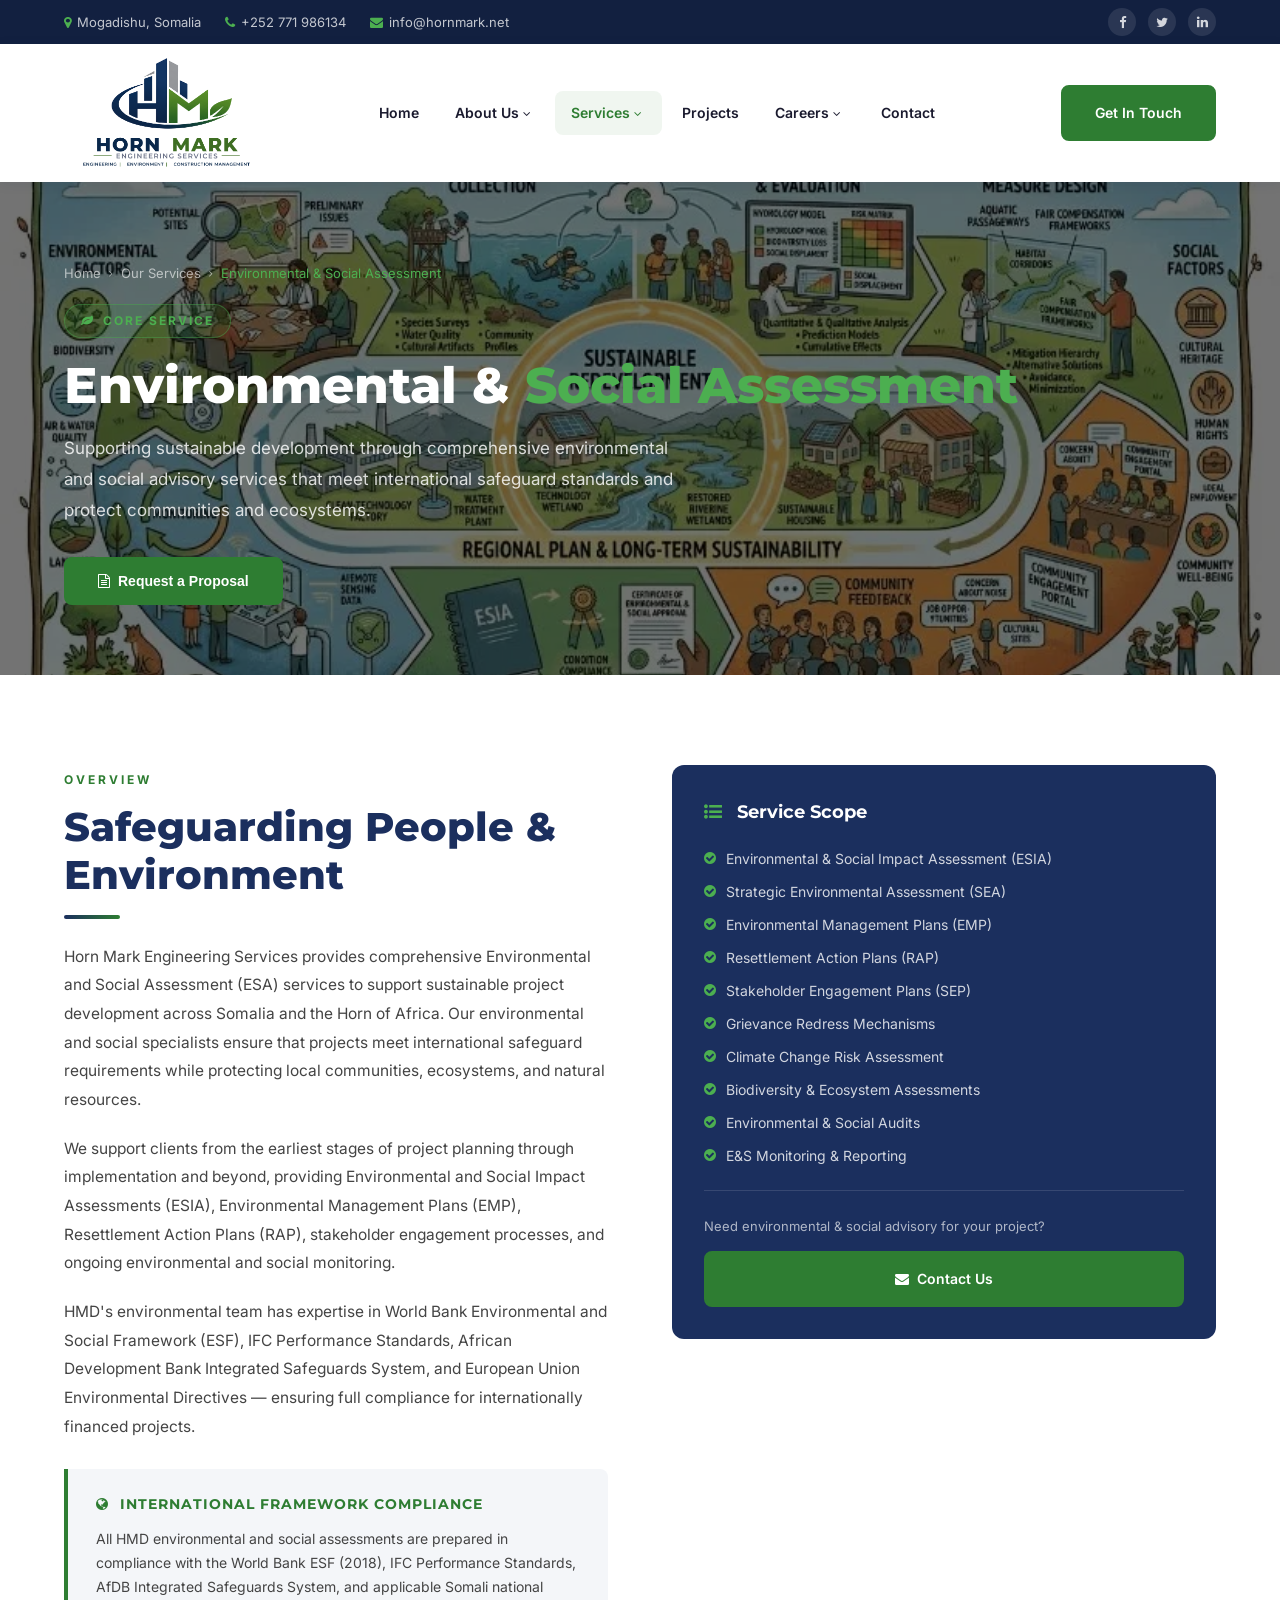
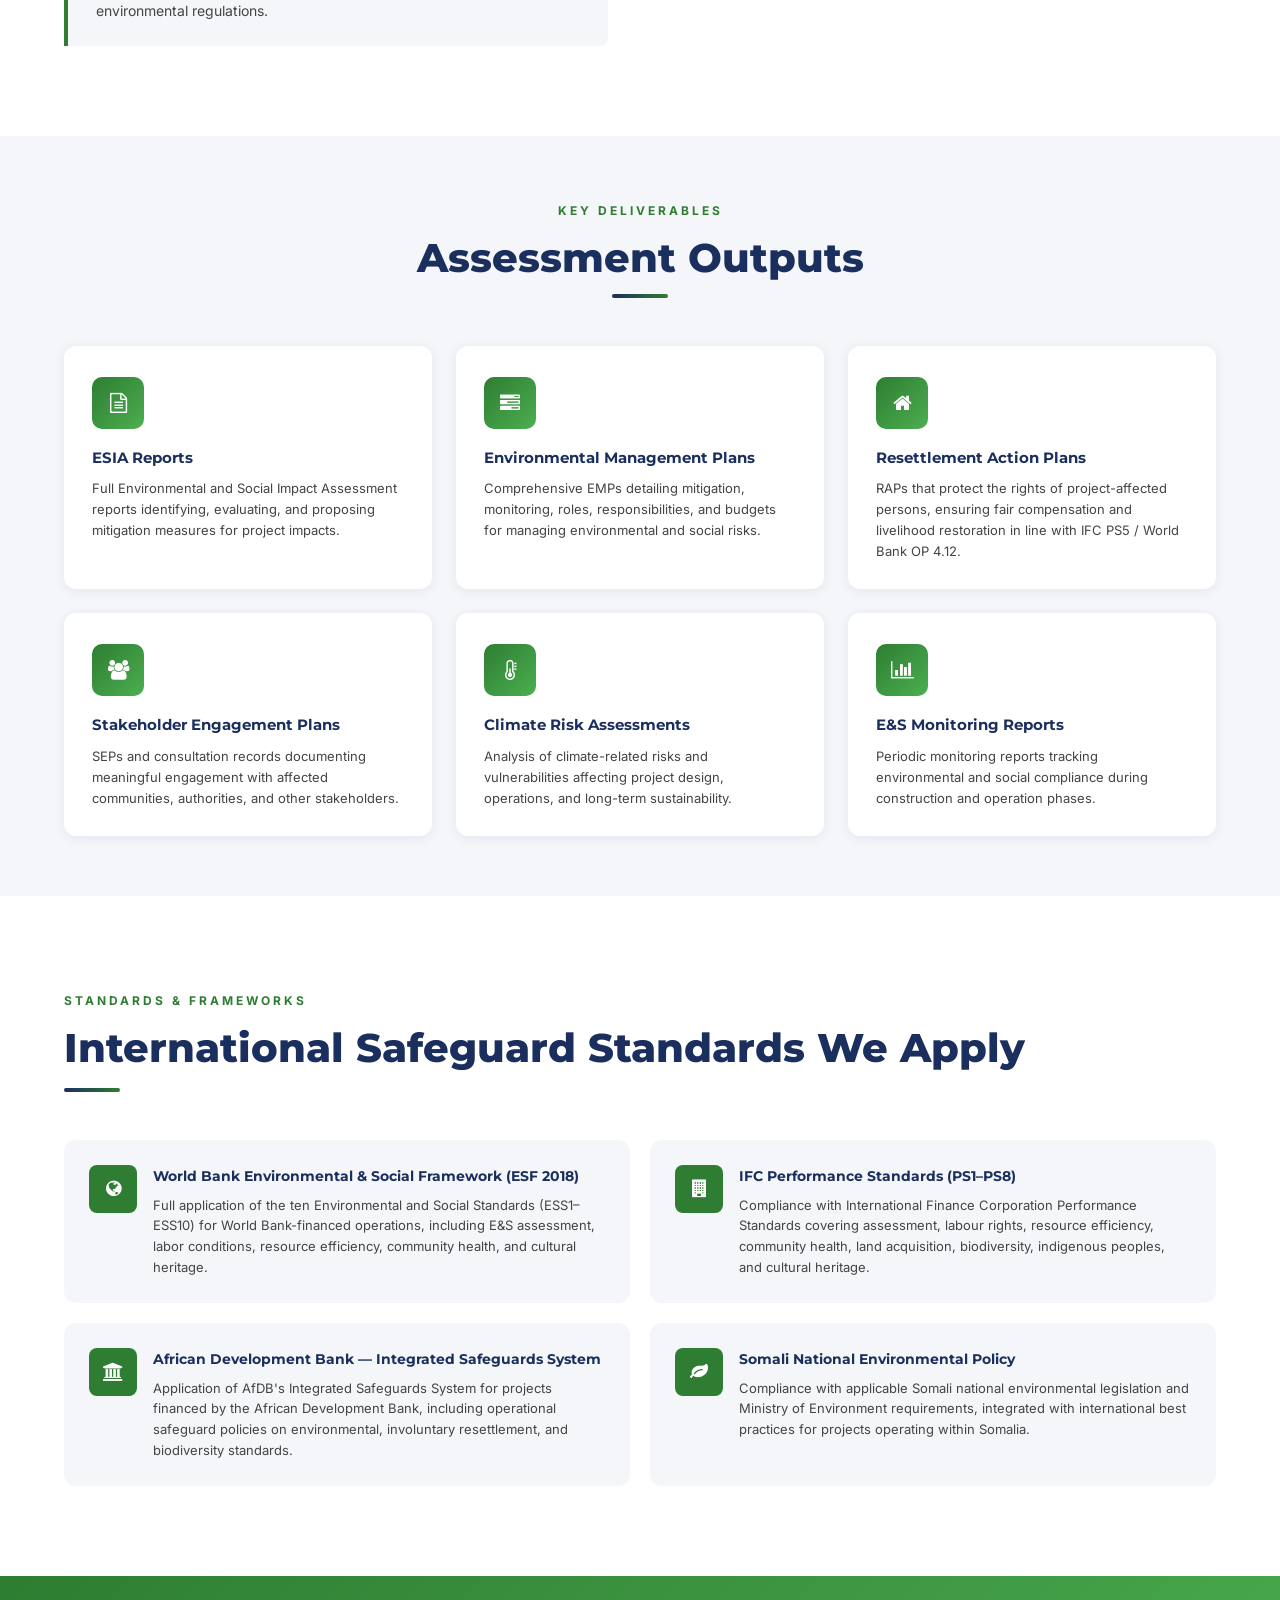
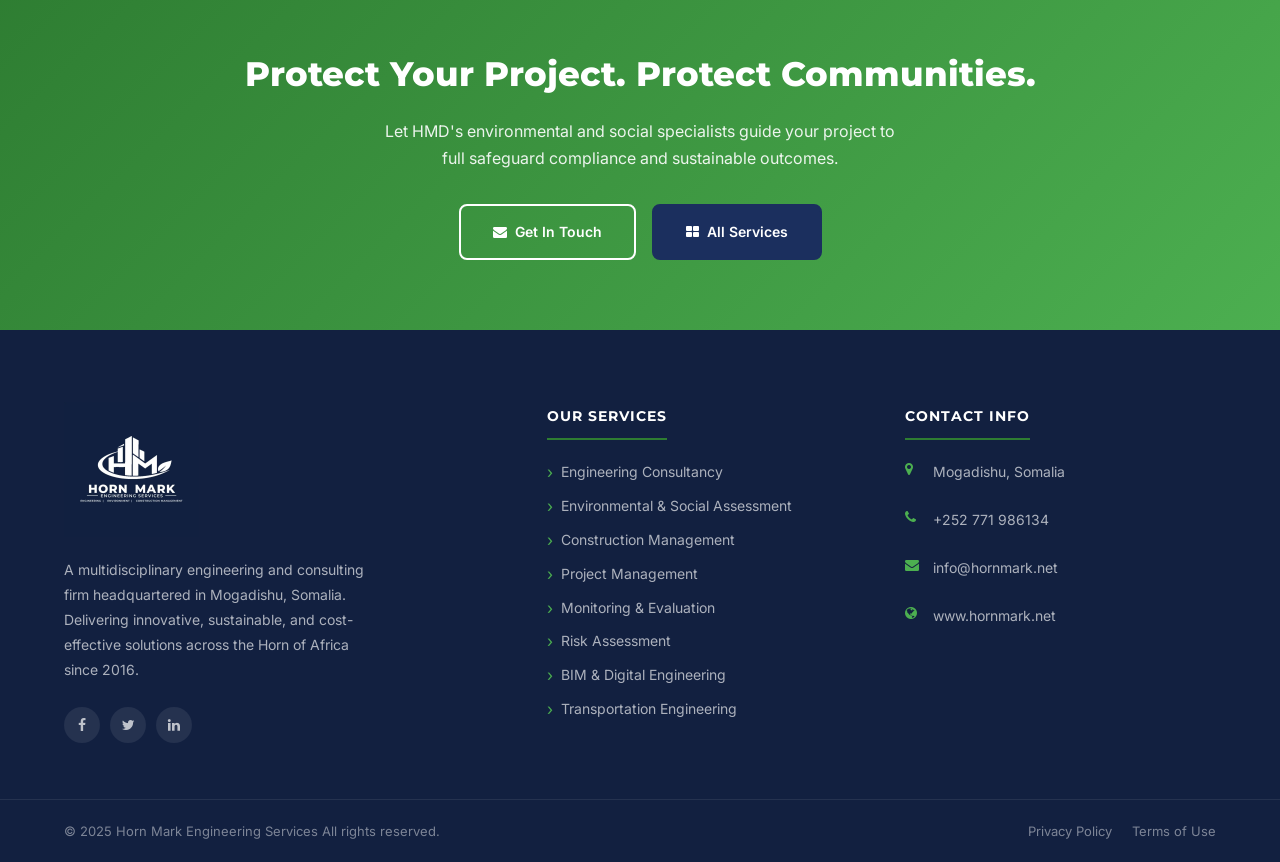
<file: environmental-assessment.html>
<!DOCTYPE html>
<html lang="en">
<head>
<meta charset="UTF-8">
<link rel="icon" type="image/svg+xml" href="favicon.svg"><link rel="shortcut icon" href="favicon.svg">
<meta name="viewport" content="width=device-width, initial-scale=1.0">
<title>Environmental &amp; Social Assessment – Horn Mark Engineering Services</title>
<link rel="stylesheet" href="https://cdnjs.cloudflare.com/ajax/libs/font-awesome/4.7.0/css/font-awesome.min.css">
<link rel="preconnect" href="https://fonts.googleapis.com">
<link href="https://fonts.googleapis.com/css2?family=Inter:wght@300;400;500;600;700;800&family=Montserrat:wght@400;600;700;800&display=swap" rel="stylesheet">
<style>
:root{--navy:#1B2F5E;--navy-dark:#122040;--green:#2E7D32;--green-light:#4CAF50;--gray-light:#F4F6F9;--gray-mid:#B0BEC5;--white:#FFFFFF;--text-dark:#1A1A2E;--text-body:#444;--shadow-sm:0 2px 12px rgba(27,47,94,0.08);--shadow-md:0 6px 28px rgba(27,47,94,0.14);--radius:8px;--transition:all 0.3s ease}
*,*::before,*::after{box-sizing:border-box;margin:0;padding:0}
html{scroll-behavior:smooth}
body{font-family:'Inter',sans-serif;color:var(--text-body);background:var(--white);line-height:1.7;font-size:16px}
img{max-width:100%;height:auto;display:block}
a{text-decoration:none;color:inherit;transition:var(--transition)}
ul{list-style:none}
.container{width:100%;max-width:1200px;margin:0 auto;padding:0 24px}
.section-pad{padding:90px 0}.section-pad-sm{padding:60px 0}
.section-tag{display:inline-block;font-size:12px;font-weight:700;letter-spacing:3px;text-transform:uppercase;color:var(--green);margin-bottom:12px}
.section-title{font-family:'Montserrat',sans-serif;font-size:clamp(26px,3.5vw,40px);font-weight:800;color:var(--navy);line-height:1.2;margin-bottom:16px}
.section-lead{font-size:17px;color:var(--text-body);max-width:640px;margin-bottom:48px}
.divider{width:56px;height:4px;background:linear-gradient(90deg,var(--navy),var(--green));border-radius:2px;margin-bottom:24px}
.btn{display:inline-flex;align-items:center;gap:8px;padding:14px 32px;border-radius:var(--radius);font-weight:600;font-size:14px;cursor:pointer;border:2px solid transparent;transition:var(--transition)}
.btn-primary{background:var(--green);color:var(--white);border-color:var(--green)}
.btn-primary:hover{background:var(--green-light);border-color:var(--green-light);color:var(--white);transform:translateY(-2px);box-shadow:0 8px 20px rgba(46,125,50,0.3)}
.btn-navy{background:var(--navy);color:var(--white);border-color:var(--navy)}
.btn-navy:hover{background:var(--navy-dark);transform:translateY(-2px)}
.btn-outline-white{background:transparent;color:var(--white);border:2px solid var(--white)}
.btn-outline-white:hover{background:var(--white);color:var(--navy);transform:translateY(-2px)}
.top-bar{background:var(--navy-dark);color:rgba(255,255,255,.75);font-size:13px;padding:8px 0}
.top-bar .container{display:flex;align-items:center;justify-content:space-between;flex-wrap:wrap;gap:8px}
.top-bar-left{display:flex;align-items:center;gap:24px}
.top-bar-left span{display:flex;align-items:center;gap:6px}
.top-bar-left i{color:var(--green-light)}
.top-bar-right{display:flex;gap:12px}
.top-bar-right a{width:28px;height:28px;display:flex;align-items:center;justify-content:center;border-radius:50%;background:rgba(255,255,255,.1);color:rgba(255,255,255,.8);font-size:13px;transition:var(--transition)}
.top-bar-right a:hover{background:var(--green);color:var(--white)}
.site-header{background:var(--white);box-shadow:var(--shadow-sm);position:sticky;top:0;z-index:1000}
.header-inner{display:flex;align-items:center;justify-content:space-between;padding:14px 0}
.logo-wrap img{height:110px;width:auto}
.main-nav{display:flex;align-items:center;gap:4px}
.main-nav>li{position:relative;z-index:1}
.main-nav>li>a{display:block;padding:10px 16px;font-weight:600;font-size:14px;color:var(--text-dark);border-radius:var(--radius);transition:var(--transition)}
.main-nav>li>a:hover,.main-nav>li.active>a{color:var(--green);background:rgba(46,125,50,.07)}
.main-nav>li>a i{margin-right:4px;font-size:12px}
.main-nav .dropdown-menu{display:none;position:absolute;top:100%;left:0;min-width:240px;background:var(--white);border-radius:var(--radius);box-shadow:var(--shadow-md);padding:8px 0;border-top:3px solid var(--green);z-index:100}
.main-nav .dropdown::before{content:'';position:absolute;top:100%;left:0;width:100%;height:12px;background:transparent;}.main-nav .dropdown:hover .dropdown-menu{display:block}
.main-nav .dropdown-menu li a{display:block;padding:10px 20px;font-size:14px;color:var(--text-dark);transition:var(--transition)}
.main-nav .dropdown-menu li a:hover,.main-nav .dropdown-menu li a.active-sub{color:var(--green);background:var(--gray-light);padding-left:26px}
.nav-cta{margin-left:16px}
.nav-toggle{display:none;background:none;border:none;font-size:22px;color:var(--navy);cursor:pointer}
.page-hero{color:var(--white);padding:80px 0 70px;position:relative;overflow:hidden}
.page-hero::before{content:'';position:absolute;inset:0;background:rgba(0,0,0,0.55);z-index:1}
.page-hero .container{position:relative;z-index:2}
.hero-bg-carousel{position:absolute;inset:0;z-index:0}
.hero-bg-slide{position:absolute;inset:0;background-size:cover;background-position:center;background-repeat:no-repeat;opacity:0;transition:opacity 1.5s ease-in-out}
.hero-bg-slide.active{opacity:1}
.breadcrumb{display:flex;align-items:center;gap:8px;font-size:13px;color:rgba(255,255,255,.6);margin-bottom:20px}
.breadcrumb a{color:rgba(255,255,255,.6)}.breadcrumb a:hover{color:var(--green-light)}.breadcrumb span{color:var(--green-light)}.breadcrumb i{font-size:10px}
.page-hero h1{font-family:'Montserrat',sans-serif;font-size:clamp(28px,4vw,50px);font-weight:800;line-height:1.1;margin-bottom:20px}
.page-hero h1 span{color:var(--green-light)}
.page-hero p{font-size:17px;color:rgba(255,255,255,.82);max-width:620px;line-height:1.8;margin-bottom:32px}
.hero-tag{display:inline-flex;align-items:center;gap:8px;background:rgba(46,125,50,.2);border:1px solid rgba(76,175,80,.4);color:var(--green-light);font-size:12px;font-weight:700;letter-spacing:2px;text-transform:uppercase;padding:6px 16px;border-radius:20px;margin-bottom:20px}
.intro-grid{display:grid;grid-template-columns:1fr 1fr;gap:64px;align-items:start}
.intro-content p{color:var(--text-body);line-height:1.85;margin-bottom:20px;font-size:15.5px}
.info-box{background:var(--gray-light);border-left:4px solid var(--green);border-radius:0 var(--radius) var(--radius) 0;padding:24px 28px;margin-top:28px}
.info-box h4{font-family:'Montserrat',sans-serif;font-size:14px;font-weight:700;color:var(--green);margin-bottom:10px;text-transform:uppercase;letter-spacing:1px}
.info-box p{font-size:14px;color:var(--text-body);margin:0;line-height:1.7}
.sidebar-card{background:var(--navy);border-radius:12px;padding:32px;color:var(--white);position:sticky;top:100px}
.sidebar-card h3{font-family:'Montserrat',sans-serif;font-size:18px;font-weight:700;margin-bottom:20px}
.sidebar-card ul{display:flex;flex-direction:column;gap:12px}
.sidebar-card ul li{display:flex;align-items:flex-start;gap:10px;font-size:14px;color:rgba(255,255,255,.8);line-height:1.5}
.sidebar-card ul li i{color:var(--green-light);flex-shrink:0;margin-top:3px}
.sidebar-cta{margin-top:24px;padding-top:24px;border-top:1px solid rgba(255,255,255,.12)}
.sidebar-cta p{font-size:13px;color:rgba(255,255,255,.65);margin-bottom:14px}
.deliverables{background:var(--gray-light)}
.del-grid{display:grid;grid-template-columns:repeat(3,1fr);gap:24px}
.del-card{background:var(--white);border-radius:12px;padding:28px;box-shadow:var(--shadow-sm);transition:var(--transition);border-top:3px solid transparent}
.del-card:hover{transform:translateY(-5px);box-shadow:var(--shadow-md);border-top-color:var(--green)}
.del-icon{width:52px;height:52px;background:linear-gradient(135deg,var(--green),var(--green-light));border-radius:10px;display:flex;align-items:center;justify-content:center;margin-bottom:16px;transition:var(--transition)}
.del-card:hover .del-icon{background:linear-gradient(135deg,var(--navy),#2a4a8a)}
.del-icon i{color:var(--white);font-size:20px}
.del-card h4{font-family:'Montserrat',sans-serif;font-size:15px;font-weight:700;color:var(--navy);margin-bottom:8px}
.del-card p{font-size:13px;color:var(--text-body);line-height:1.6}
.standards-section{background:var(--white)}
.standards-grid{display:grid;grid-template-columns:repeat(2,1fr);gap:20px}
.standard-card{background:var(--gray-light);border-radius:12px;padding:24px;display:flex;align-items:flex-start;gap:16px;transition:var(--transition);border:1px solid transparent}
.standard-card:hover{background:var(--white);box-shadow:var(--shadow-sm);border-color:rgba(46,125,50,.2)}
.standard-icon{width:48px;height:48px;background:var(--green);border-radius:8px;display:flex;align-items:center;justify-content:center;flex-shrink:0}
.standard-icon i{color:var(--white);font-size:18px}
.standard-card h4{font-family:'Montserrat',sans-serif;font-size:14px;font-weight:700;color:var(--navy);margin-bottom:6px}
.standard-card p{font-size:13px;color:var(--text-body);line-height:1.6}
.cta-band{background:linear-gradient(135deg,var(--green) 0%,var(--green-light) 100%);padding:70px 0;text-align:center}
.cta-band h2{font-family:'Montserrat',sans-serif;font-size:clamp(22px,3vw,34px);font-weight:800;color:var(--white);margin-bottom:14px}
.cta-band p{color:rgba(255,255,255,.9);font-size:16px;margin-bottom:32px;max-width:520px;margin-left:auto;margin-right:auto}
.site-footer{background:var(--navy-dark);color:rgba(255,255,255,.75);padding:72px 0 0}
.footer-grid{display:grid;grid-template-columns:1.4fr 1fr 1fr;gap:48px;padding-bottom:56px}
.footer-brand img{height:135px;width:auto;margin-bottom:20px}
.footer-brand p{font-size:14px;line-height:1.8;color:rgba(255,255,255,.65);margin-bottom:24px;max-width:300px}
.footer-social{display:flex;gap:10px}
.footer-social a{width:36px;height:36px;background:rgba(255,255,255,.08);border-radius:50%;display:flex;align-items:center;justify-content:center;color:rgba(255,255,255,.7);font-size:14px;transition:var(--transition)}
.footer-social a:hover{background:var(--green);color:var(--white)}
.footer-col h4{font-family:'Montserrat',sans-serif;font-size:14px;font-weight:700;color:var(--white);letter-spacing:1px;text-transform:uppercase;margin-bottom:20px;padding-bottom:10px;border-bottom:2px solid var(--green);display:inline-block}
.footer-col ul{display:flex;flex-direction:column;gap:10px}
.footer-col ul li a{font-size:14px;color:rgba(255,255,255,.65);display:flex;align-items:center;gap:8px;transition:var(--transition)}
.footer-col ul li a::before{content:'›';color:var(--green-light);font-size:16px;line-height:1}
.footer-col ul li a:hover{color:var(--green-light);padding-left:4px}
.footer-contact li{display:flex;align-items:flex-start;gap:12px;margin-bottom:14px;font-size:14px;color:rgba(255,255,255,.65)}
.footer-contact li i{color:var(--green-light);margin-top:2px;flex-shrink:0;width:16px}
.footer-bottom{border-top:1px solid rgba(255,255,255,.08);padding:20px 0}
.footer-bottom .container{display:flex;align-items:center;justify-content:space-between;flex-wrap:wrap;gap:12px}
.footer-bottom p{font-size:13px;color:rgba(255,255,255,.45)}
.footer-bottom-links{display:flex;gap:20px}
.footer-bottom-links a{font-size:13px;color:rgba(255,255,255,.45);transition:var(--transition)}
.footer-bottom-links a:hover{color:var(--green-light)}
@media(max-width:992px){.intro-grid{grid-template-columns:1fr;gap:40px}.sidebar-card{position:static}.del-grid{grid-template-columns:1fr 1fr}.standards-grid{grid-template-columns:1fr}.footer-grid{grid-template-columns:1fr 1fr}}
@media(max-width:768px){.top-bar-left span:not(:first-child){display:none}.main-nav{display:none;position:absolute;top:100%;left:0;right:0;flex-direction:column;background:var(--white);padding:16px;box-shadow:var(--shadow-md);gap:0}.main-nav.open{display:flex}.main-nav .dropdown-menu{position:static;box-shadow:none;border:none;background:var(--gray-light);padding-left:16px;display:none}.main-nav .dropdown.open .dropdown-menu{display:block}.nav-toggle{display:block}.nav-cta{display:none}.site-header{position:relative}.del-grid{grid-template-columns:1fr}.footer-grid{grid-template-columns:1fr}}
.client-banner{display:block;position:static;width:100%;background:var(--navy);border-top:3px solid var(--green);padding:13px 0;box-sizing:border-box;overflow:hidden}.client-banner .container{display:flex;align-items:center;justify-content:center;gap:8px 14px;flex-wrap:wrap}.client-banner-text{font-size:13px;font-weight:600;letter-spacing:1.6px;text-transform:uppercase;color:rgba(255,255,255,.88);white-space:nowrap}.client-banner-sep{color:var(--green-light);font-size:13px;line-height:1;flex-shrink:0}@media(max-width:480px){.client-banner{padding:10px 0}.client-banner-text{font-size:11.5px;letter-spacing:1.2px}.client-banner-sep{font-size:10px}}
</style>
<style>
.modal-overlay{display:none;position:fixed;inset:0;background:rgba(18,32,64,0.72);backdrop-filter:blur(4px);z-index:2000;align-items:center;justify-content:center;padding:20px;}
.modal-overlay.open{display:flex;}
.modal{background:#fff;border-radius:12px;width:100%;max-width:720px;max-height:90vh;overflow-y:auto;box-shadow:0 24px 80px rgba(0,0,0,0.3);animation:modalIn 0.25s ease;}
@keyframes modalIn{from{opacity:0;transform:translateY(-20px)}to{opacity:1;transform:translateY(0)}}
.modal-header{background:linear-gradient(135deg,#122040 0%,#1B2F5E 100%);color:#fff;padding:28px 32px 20px;position:relative;border-radius:12px 12px 0 0;}
.modal-header h2{font-family:'Montserrat',sans-serif;font-size:20px;font-weight:800;margin:0 0 6px;}
.modal-header p{font-size:13px;color:rgba(255,255,255,0.75);margin:0;}
.modal-close{position:absolute;top:16px;right:20px;background:rgba(255,255,255,0.12);border:none;color:#fff;width:32px;height:32px;border-radius:50%;font-size:18px;cursor:pointer;display:flex;align-items:center;justify-content:center;}
.modal-close:hover{background:rgba(255,255,255,0.25);}
.modal-body{padding:28px 32px;}
.modal-accent{height:3px;background:linear-gradient(90deg,#2E7D32,#4CAF50);border-radius:2px;margin-bottom:24px;}
.form-row{display:grid;grid-template-columns:1fr 1fr;gap:16px;}
@media(max-width:560px){.form-row{grid-template-columns:1fr;}}
.form-group{display:flex;flex-direction:column;gap:6px;margin-bottom:16px;}
.form-group label{font-size:12px;font-weight:700;color:#1B2F5E;text-transform:uppercase;letter-spacing:0.5px;}
.form-group label span{color:#c0392b;}
.form-group input,.form-group select,.form-group textarea{border:1.5px solid #d1d9e6;border-radius:6px;padding:10px 14px;font-size:14px;font-family:'Inter',sans-serif;transition:border-color 0.2s;background:#fafbfc;color:#1a1a2e;}
.form-group input:focus,.form-group select:focus,.form-group textarea:focus{outline:none;border-color:#2E7D32;background:#fff;}
.form-group textarea{min-height:100px;resize:vertical;}
.file-hint{font-size:11px;color:#888;margin-top:4px;}
.modal-submit{width:100%;padding:14px;background:linear-gradient(135deg,#2E7D32,#4CAF50);color:#fff;border:none;border-radius:8px;font-size:15px;font-weight:700;font-family:'Montserrat',sans-serif;cursor:pointer;margin-top:8px;transition:opacity 0.2s;}
.modal-submit:hover{opacity:0.9;}
.modal-submit:disabled{opacity:0.6;cursor:not-allowed;}
.success-icon{width:72px;height:72px;background:linear-gradient(135deg,#2E7D32,#4CAF50);border-radius:50%;display:flex;align-items:center;justify-content:center;margin:0 auto 24px;}
</style><style>
</style></head>
<body>

<div class="top-bar">
  <div class="container">
    <div class="top-bar-left">
      <span><i class="fa fa-map-marker"></i> Mogadishu, Somalia</span>
      <span><i class="fa fa-phone"></i> +252 771 986134</span>
      <span><i class="fa fa-envelope"></i> info@hornmark.net</span>
    </div>
    <div class="top-bar-right">
      <a href="#"><i class="fa fa-facebook"></i></a>
      <a href="#"><i class="fa fa-twitter"></i></a>
      <a href="#"><i class="fa fa-linkedin"></i></a>
    </div>
  </div>
</div>

<header class="site-header">
  <div class="container">
    <div class="header-inner">
      <div class="logo-wrap"><a href="index.html"><img src="horn_mark_engineering_services_logo.png" alt="Horn Mark Engineering Services Logo"></a></div>
      <button class="nav-toggle" id="navToggle"><i class="fa fa-bars"></i></button>
      <nav>
        <ul class="main-nav" id="mainNav">
          <li><a href="index.html">Home</a></li>
          <li class="dropdown">
            <a href="index.html#about">About Us <i class="fa fa-angle-down"></i></a>
            <ul class="dropdown-menu">
              <li><a href="index.html#key-personnel">Key Personnel</a></li>
              <li><a href="index.html#organizational-chart">Organizational Chart</a></li>
              <li><a href="index.html#board-of-management">Board of Management</a></li>
            </ul>
          </li>
          <li class="dropdown active">
            <a href="index.html#services">Services <i class="fa fa-angle-down"></i></a>
            <ul class="dropdown-menu">
              <li><a href="engineering-consultancy.html">Engineering Consultancy</a></li>
              <li><a href="environmental-assessment.html" class="active-sub">Environmental &amp; Social Assessment</a></li>
              <li><a href="construction-management.html">Construction Management</a></li>
              <li><a href="project-management.html">Project Management</a></li>
              <li><a href="monitoring-evaluation.html">Monitoring &amp; Evaluation</a></li>
              <li><a href="risk-assessment.html">Risk Assessment</a></li>
              <li><a href="bim-digital-engineering.html">BIM &amp; Digital Engineering</a></li><li><a href="transportation-engineering.html">Transportation Engineering</a></li>
            </ul>
          </li>
          <li><a href="projects.html">Projects</a></li>
          <li class="dropdown">
            <a href="careers.html">Careers <i class="fa fa-angle-down"></i></a>
            <ul class="dropdown-menu">
              <li><a href="careers.html#employment-opportunities">Employment Opportunities</a></li>
            </ul>
          </li>
          <li><a href="index.html#contact">Contact</a></li>
        </ul>
      </nav>
      <a href="index.html#contact" class="btn btn-primary nav-cta">Get In Touch</a>
    </div>
  </div>
</header>

<section class="page-hero">
  <div class="hero-bg-carousel">
    <div class="hero-bg-slide active" style="background-image: url('Environmental %26 Social Assessment01.webp');"></div>
    <div class="hero-bg-slide" style="background-image: url('Environmental %26 Social Assessment02.webp');"></div>
    <div class="hero-bg-slide" style="background-image: url('environmental-and-social-impact-assessment.jpeg');"></div>
  </div>
  <div class="container">
    <div class="breadcrumb">
      <a href="index.html">Home</a><i class="fa fa-angle-right"></i>
      <a href="index.html#services">Our Services</a><i class="fa fa-angle-right"></i>
      <span>Environmental &amp; Social Assessment</span>
    </div>
    <div class="hero-tag"><i class="fa fa-leaf"></i> Core Service</div>
    <h1>Environmental &amp; <span>Social Assessment</span></h1>
    <p>Supporting sustainable development through comprehensive environmental and social advisory services that meet international safeguard standards and protect communities and ecosystems.</p>
    <button onclick="openProposalModal()" class="btn btn-primary"><i class="fa fa-file-text-o"></i> Request a Proposal</button>
  </div>
</section>

<section class="section-pad" style="background:var(--white)">
  <div class="container">
    <div class="intro-grid">
      <div class="intro-content">
        <span class="section-tag">Overview</span>
        <h2 class="section-title">Safeguarding People &amp; Environment</h2>
        <div class="divider"></div>
        <p>Horn Mark Engineering Services provides comprehensive Environmental and Social Assessment (ESA) services to support sustainable project development across Somalia and the Horn of Africa. Our environmental and social specialists ensure that projects meet international safeguard requirements while protecting local communities, ecosystems, and natural resources.</p>
        <p>We support clients from the earliest stages of project planning through implementation and beyond, providing Environmental and Social Impact Assessments (ESIA), Environmental Management Plans (EMP), Resettlement Action Plans (RAP), stakeholder engagement processes, and ongoing environmental and social monitoring.</p>
        <p>HMD's environmental team has expertise in World Bank Environmental and Social Framework (ESF), IFC Performance Standards, African Development Bank Integrated Safeguards System, and European Union Environmental Directives — ensuring full compliance for internationally financed projects.</p>
        <div class="info-box">
          <h4><i class="fa fa-globe" style="margin-right:6px;color:var(--green)"></i> International Framework Compliance</h4>
          <p>All HMD environmental and social assessments are prepared in compliance with the World Bank ESF (2018), IFC Performance Standards, AfDB Integrated Safeguards System, and applicable Somali national environmental regulations.</p>
        </div>
      </div>
      <div>
        <div class="sidebar-card">
          <h3><i class="fa fa-list-ul" style="margin-right:10px;color:var(--green-light)"></i> Service Scope</h3>
          <ul>
            <li><i class="fa fa-check-circle"></i> Environmental &amp; Social Impact Assessment (ESIA)</li>
            <li><i class="fa fa-check-circle"></i> Strategic Environmental Assessment (SEA)</li>
            <li><i class="fa fa-check-circle"></i> Environmental Management Plans (EMP)</li>
            <li><i class="fa fa-check-circle"></i> Resettlement Action Plans (RAP)</li>
            <li><i class="fa fa-check-circle"></i> Stakeholder Engagement Plans (SEP)</li>
            <li><i class="fa fa-check-circle"></i> Grievance Redress Mechanisms</li>
            <li><i class="fa fa-check-circle"></i> Climate Change Risk Assessment</li>
            <li><i class="fa fa-check-circle"></i> Biodiversity &amp; Ecosystem Assessments</li>
            <li><i class="fa fa-check-circle"></i> Environmental &amp; Social Audits</li>
            <li><i class="fa fa-check-circle"></i> E&amp;S Monitoring &amp; Reporting</li>
          </ul>
          <div class="sidebar-cta">
            <p>Need environmental &amp; social advisory for your project?</p>
            <a href="index.html#contact" class="btn btn-primary" style="width:100%;justify-content:center;"><i class="fa fa-envelope"></i> Contact Us</a>
          </div>
        </div>
      </div>
    </div>
  </div>
</section>

<section class="deliverables section-pad-sm">
  <div class="container">
    <div style="text-align:center;margin-bottom:48px;">
      <span class="section-tag">Key Deliverables</span>
      <h2 class="section-title" style="max-width:500px;margin:0 auto 12px;">Assessment Outputs</h2>
      <div class="divider" style="margin:0 auto;"></div>
    </div>
    <div class="del-grid">
      <div class="del-card">
        <div class="del-icon"><i class="fa fa-file-text-o"></i></div>
        <h4>ESIA Reports</h4>
        <p>Full Environmental and Social Impact Assessment reports identifying, evaluating, and proposing mitigation measures for project impacts.</p>
      </div>
      <div class="del-card">
        <div class="del-icon"><i class="fa fa-tasks"></i></div>
        <h4>Environmental Management Plans</h4>
        <p>Comprehensive EMPs detailing mitigation, monitoring, roles, responsibilities, and budgets for managing environmental and social risks.</p>
      </div>
      <div class="del-card">
        <div class="del-icon"><i class="fa fa-home"></i></div>
        <h4>Resettlement Action Plans</h4>
        <p>RAPs that protect the rights of project-affected persons, ensuring fair compensation and livelihood restoration in line with IFC PS5 / World Bank OP 4.12.</p>
      </div>
      <div class="del-card">
        <div class="del-icon"><i class="fa fa-users"></i></div>
        <h4>Stakeholder Engagement Plans</h4>
        <p>SEPs and consultation records documenting meaningful engagement with affected communities, authorities, and other stakeholders.</p>
      </div>
      <div class="del-card">
        <div class="del-icon"><i class="fa fa-thermometer-half"></i></div>
        <h4>Climate Risk Assessments</h4>
        <p>Analysis of climate-related risks and vulnerabilities affecting project design, operations, and long-term sustainability.</p>
      </div>
      <div class="del-card">
        <div class="del-icon"><i class="fa fa-bar-chart"></i></div>
        <h4>E&amp;S Monitoring Reports</h4>
        <p>Periodic monitoring reports tracking environmental and social compliance during construction and operation phases.</p>
      </div>
    </div>
  </div>
</section>

<section class="standards-section section-pad">
  <div class="container">
    <div style="margin-bottom:48px;">
      <span class="section-tag">Standards &amp; Frameworks</span>
      <h2 class="section-title">International Safeguard Standards We Apply</h2>
      <div class="divider"></div>
    </div>
    <div class="standards-grid">
      <div class="standard-card">
        <div class="standard-icon"><i class="fa fa-globe"></i></div>
        <div>
          <h4>World Bank Environmental &amp; Social Framework (ESF 2018)</h4>
          <p>Full application of the ten Environmental and Social Standards (ESS1–ESS10) for World Bank-financed operations, including E&amp;S assessment, labor conditions, resource efficiency, community health, and cultural heritage.</p>
        </div>
      </div>
      <div class="standard-card">
        <div class="standard-icon"><i class="fa fa-building"></i></div>
        <div>
          <h4>IFC Performance Standards (PS1–PS8)</h4>
          <p>Compliance with International Finance Corporation Performance Standards covering assessment, labour rights, resource efficiency, community health, land acquisition, biodiversity, indigenous peoples, and cultural heritage.</p>
        </div>
      </div>
      <div class="standard-card">
        <div class="standard-icon"><i class="fa fa-university"></i></div>
        <div>
          <h4>African Development Bank — Integrated Safeguards System</h4>
          <p>Application of AfDB's Integrated Safeguards System for projects financed by the African Development Bank, including operational safeguard policies on environmental, involuntary resettlement, and biodiversity standards.</p>
        </div>
      </div>
      <div class="standard-card">
        <div class="standard-icon"><i class="fa fa-leaf"></i></div>
        <div>
          <h4>Somali National Environmental Policy</h4>
          <p>Compliance with applicable Somali national environmental legislation and Ministry of Environment requirements, integrated with international best practices for projects operating within Somalia.</p>
        </div>
      </div>
    </div>
  </div>
</section>

<section class="cta-band">
  <div class="container">
    <h2>Protect Your Project. Protect Communities.</h2>
    <p>Let HMD's environmental and social specialists guide your project to full safeguard compliance and sustainable outcomes.</p>
    <div style="display:flex;gap:16px;justify-content:center;flex-wrap:wrap;">
      <a href="index.html#contact" class="btn btn-outline-white"><i class="fa fa-envelope"></i> Get In Touch</a>
      <a href="index.html#services" class="btn btn-navy"><i class="fa fa-th-large"></i> All Services</a>
    </div>
  </div>
</section>

<footer class="site-footer">
  <div class="container">
    <div class="footer-grid">
      <div class="footer-brand">
        <a href="index.html"><img src="hornmark2.webp" alt="Horn Mark Engineering Services Logo"></a>
        <p>A multidisciplinary engineering and consulting firm headquartered in Mogadishu, Somalia. Delivering innovative, sustainable, and cost-effective solutions across the Horn of Africa since 2016.</p>
        <div class="footer-social">
          <a href="#"><i class="fa fa-facebook"></i></a><a href="#"><i class="fa fa-twitter"></i></a><a href="#"><i class="fa fa-linkedin"></i></a>
        </div>
      </div>
      <div class="footer-col">
        <h4>Our Services</h4>
        <ul>
          <li><a href="engineering-consultancy.html">Engineering Consultancy</a></li>
          <li><a href="environmental-assessment.html">Environmental &amp; Social Assessment</a></li>
          <li><a href="construction-management.html">Construction Management</a></li>
          <li><a href="project-management.html">Project Management</a></li>
          <li><a href="monitoring-evaluation.html">Monitoring &amp; Evaluation</a></li>
          <li><a href="risk-assessment.html">Risk Assessment</a></li>
          <li><a href="bim-digital-engineering.html">BIM &amp; Digital Engineering</a></li><li><a href="transportation-engineering.html">Transportation Engineering</a></li>
        </ul>
      </div>
      <div class="footer-col">
        <h4>Contact Info</h4>
        <ul class="footer-contact">
          <li><i class="fa fa-map-marker"></i> Mogadishu, Somalia</li>
          <li><i class="fa fa-phone"></i> +252 771 986134</li>
          <li><i class="fa fa-envelope"></i> info@hornmark.net</li>
          <li><i class="fa fa-globe"></i> www.hornmark.net</li>
        </ul>
      </div>
    </div>
  </div>
  <div class="footer-bottom">
    <div class="container">
      <p>&copy; 2025 Horn Mark Engineering Services All rights reserved.</p>
      <div class="footer-bottom-links"><a href="#">Privacy Policy</a><a href="#">Terms of Use</a></div>
    </div>
  </div>
</footer>
<script>
const navToggle=document.getElementById('navToggle');const mainNav=document.getElementById('mainNav');
navToggle.addEventListener('click',()=>mainNav.classList.toggle('open'));
document.querySelectorAll('.main-nav .dropdown>a').forEach(l=>l.addEventListener('click',e=>{if(window.innerWidth<=768){e.preventDefault();l.parentElement.classList.toggle('open');}}));
</script>
<script>(function(){const slides=document.querySelectorAll('.hero-bg-slide');if(slides.length<2)return;let current=0;setInterval(()=>{slides[current].classList.remove('active');current=(current+1)%slides.length;slides[current].classList.add('active');},5000);})();</script>


<div class="modal-overlay" id="proposalModal" role="dialog" aria-modal="true" aria-labelledby="modalTitle">
  <div class="modal">
    <div class="modal-header">
      <h2 id="modalTitle"><i class="fa fa-file-text-o" style="margin-right:10px;color:#4CAF50;"></i>Request a Proposal</h2>
      <p>Submit your project details and we'll prepare a tailored technical &amp; financial proposal.</p>
      <button class="modal-close" onclick="closeProposalModal()" aria-label="Close">&times;</button>
    </div>
    <div class="modal-body" id="proposalFormWrap">
      <div class="modal-accent"></div>
      <div id="pf-error" style="display:none;background:#fff0f0;border:1px solid #f5c6cb;border-radius:6px;padding:12px 16px;margin-bottom:16px;color:#721c24;font-size:13px;"></div>
      <form id="proposalForm" enctype="multipart/form-data">
        <div class="form-row">
          <div class="form-group"><label for="pf-name">Full Name <span>*</span></label><input type="text" id="pf-name" name="full_name" placeholder="Your full name" required></div>
          <div class="form-group"><label for="pf-org">Organisation / Company</label><input type="text" id="pf-org" name="organisation" placeholder="Company or institution"></div>
        </div>
        <div class="form-row">
          <div class="form-group"><label for="pf-email">Email Address <span>*</span></label><input type="email" id="pf-email" name="email" placeholder="you@example.com" required></div>
          <div class="form-group"><label for="pf-phone">Phone Number</label><input type="tel" id="pf-phone" name="phone" placeholder="+252 771 986134"></div>
        </div>
        <div class="form-row">
          <div class="form-group"><label for="pf-service">Service Required <span>*</span></label>
            <select id="pf-service" name="service_required" required>
              <option value="" disabled selected>Select a service…</option>
              <option>Engineering Consultancy</option>
              <option>Environmental &amp; Social Assessment</option>
              <option>Construction Management</option>
              <option>Project Management</option>
              <option>Monitoring, Evaluation &amp; Learning</option>
              <option>Risk Assessment &amp; Management</option>
              <option>BIM &amp; Digital Engineering</option><option>Transportation Engineering Services</option>
              <option>Multiple / Other</option>
            </select>
          </div>
          <div class="form-group"><label for="pf-location">Project Location <span>*</span></label><input type="text" id="pf-location" name="project_location" placeholder="City, Region, Country" required></div>
        </div>
        <div class="form-group"><label for="pf-desc">Brief Project Description <span>*</span></label><textarea id="pf-desc" name="project_description" placeholder="Describe your project, objectives, and any specific requirements…" required></textarea></div>
        <div class="form-row">
          <div class="form-group"><label for="pf-start">Expected Start Date</label><input type="date" id="pf-start" name="expected_start_date"></div>
          <div class="form-group"><label for="pf-budget">Estimated Budget (USD)</label><input type="text" id="pf-budget" name="estimated_budget" placeholder="e.g. $50,000 – $100,000"></div>
        </div>
        <div class="form-group">
          <div style="background:#f0f4ff;border-left:4px solid #1B2F5E;border-radius:0 6px 6px 0;padding:12px 16px;font-size:13px;color:#444;line-height:1.6;">
            <i class="fa fa-paperclip" style="margin-right:6px;color:#1B2F5E;"></i>
            To attach documents, email them to <a href="mailto:info@hornmark.net" style="color:#2E7D32;font-weight:600;">info@hornmark.net</a> with your project name in the subject line.
          </div>
        </div>
        <input type="hidden" name="_subject" value="New Proposal Request — Horn Mark Engineering Services">
        <button type="submit" id="pf-submit" class="modal-submit"><i class="fa fa-paper-plane"></i> Submit Proposal Request</button>
      </form>
    </div>
    <div id="proposalSuccess" style="display:none;text-align:center;padding:48px 32px;">
      <div class="success-icon"><i class="fa fa-check" style="font-size:32px;color:#fff;"></i></div>
      <h3 style="font-family:'Montserrat',sans-serif;font-size:20px;font-weight:800;color:#1B2F5E;margin-bottom:12px;">Request Received!</h3>
      <p style="font-size:15px;line-height:1.7;max-width:420px;margin:0 auto 28px;">Thank you for your request. Our technical team will review your project information and contact you within <strong>2–3 business days.</strong></p>
      <button onclick="closeProposalModal()" class="btn btn-primary" style="margin:0 auto;"><i class="fa fa-times"></i> Close</button>
    </div>
  </div>
</div>

<script>
  function openProposalModal(){document.getElementById('proposalModal').classList.add('open');document.body.style.overflow='hidden';}
  function closeProposalModal(){
    document.getElementById('proposalModal').classList.remove('open');
    document.body.style.overflow='';
    setTimeout(function(){
      document.getElementById('proposalFormWrap').style.display='';
      document.getElementById('proposalSuccess').style.display='none';
      document.getElementById('proposalForm').reset();
      document.getElementById('pf-error').style.display='none';
    },300);
  }
  document.getElementById('proposalModal').addEventListener('click',function(e){if(e.target===this)closeProposalModal();});
  document.addEventListener('keydown',function(e){if(e.key==='Escape')closeProposalModal();});
  document.getElementById('proposalForm').addEventListener('submit',function(e){
    e.preventDefault();
    var btn=document.getElementById('pf-submit'),errBox=document.getElementById('pf-error');
    btn.disabled=true;btn.innerHTML='<i class="fa fa-spinner fa-spin"></i> Sending…';errBox.style.display='none';
    fetch('https://formspree.io/f/xaqgqoqq',{method:'POST',body:new FormData(this),headers:{'Accept':'application/json'}})
    .then(function(res){
      if(res.ok){document.getElementById('proposalFormWrap').style.display='none';document.getElementById('proposalSuccess').style.display='block';}
      else return res.json().then(function(j){throw new Error(j.error||'Submission failed.');});
    })
    .catch(function(err){
      btn.disabled=false;btn.innerHTML='<i class="fa fa-paper-plane"></i> Submit Proposal Request';
      errBox.style.display='block';
      errBox.textContent=(err instanceof TypeError)?'Network error — please try again or email info@hornmark.net':(err.message||'Something went wrong. Please email info@hornmark.net');
    });
  });
</script>
</body>
</html>
</file>
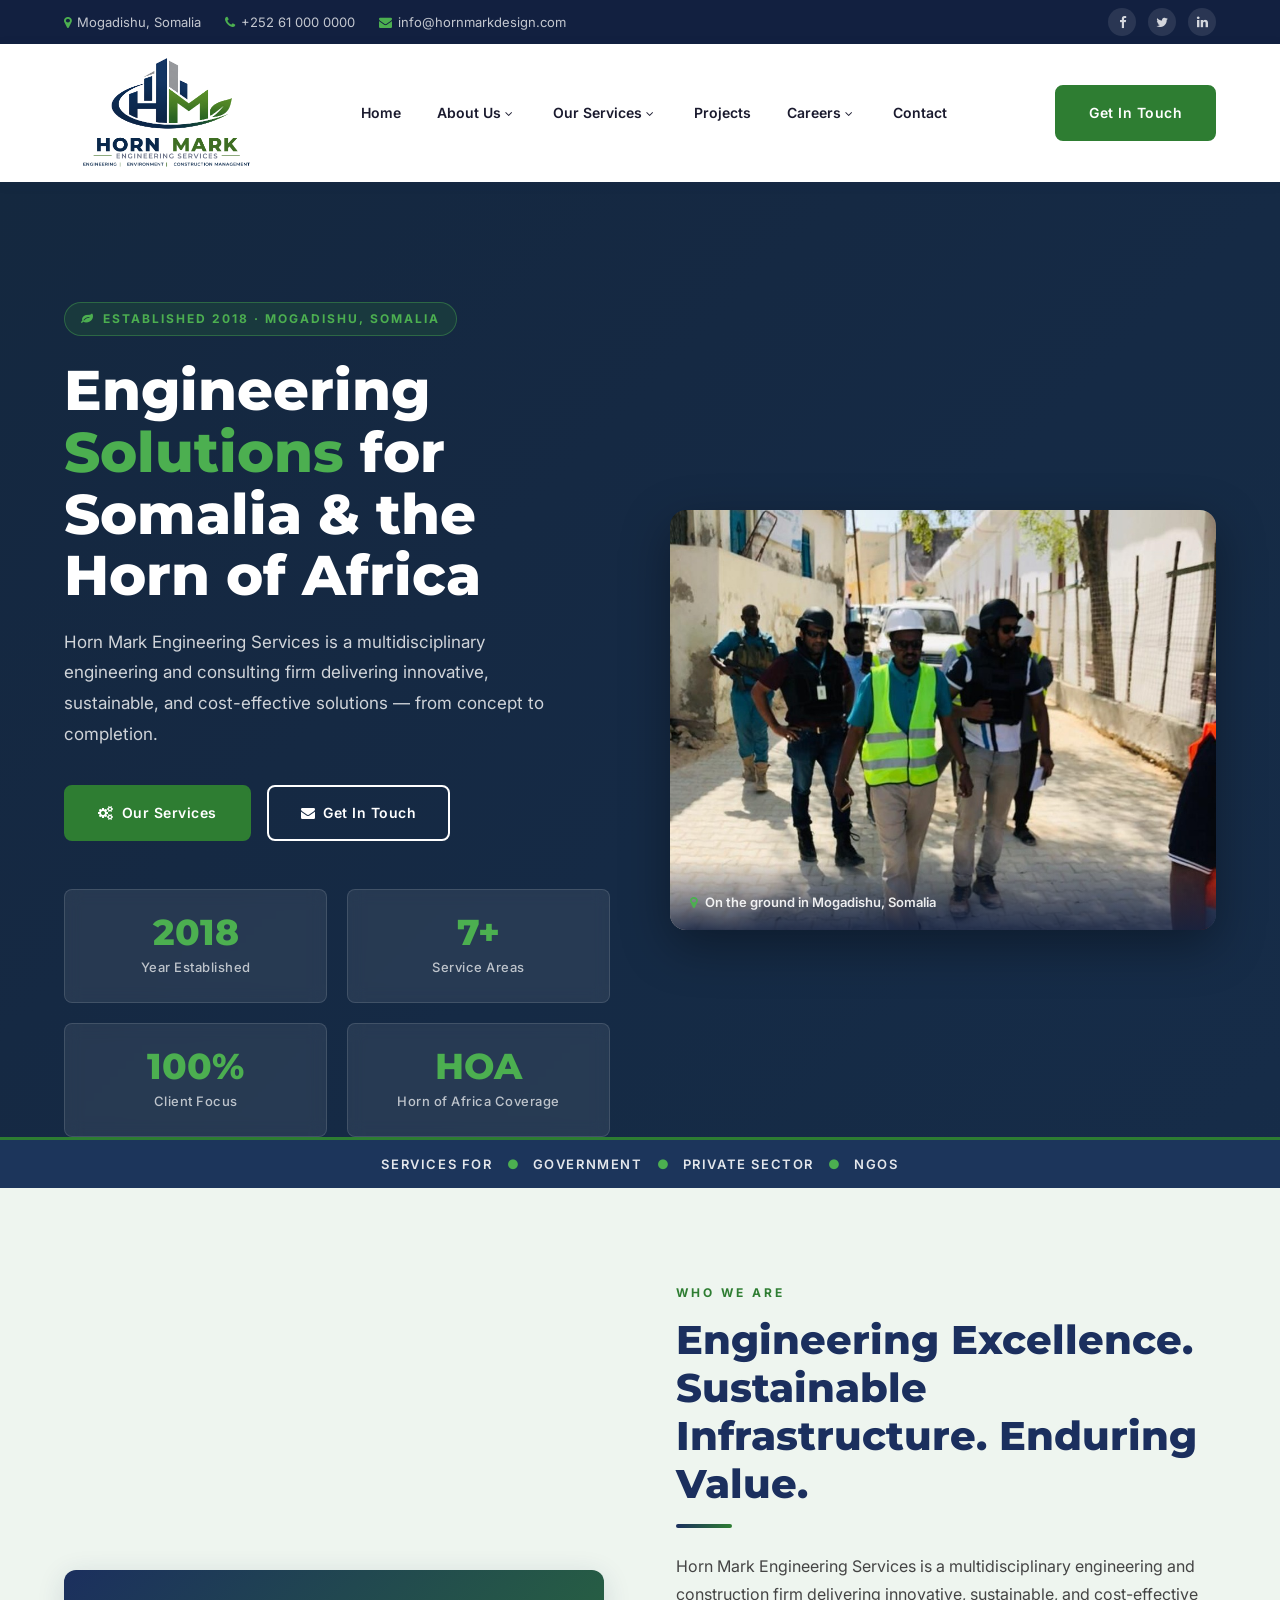
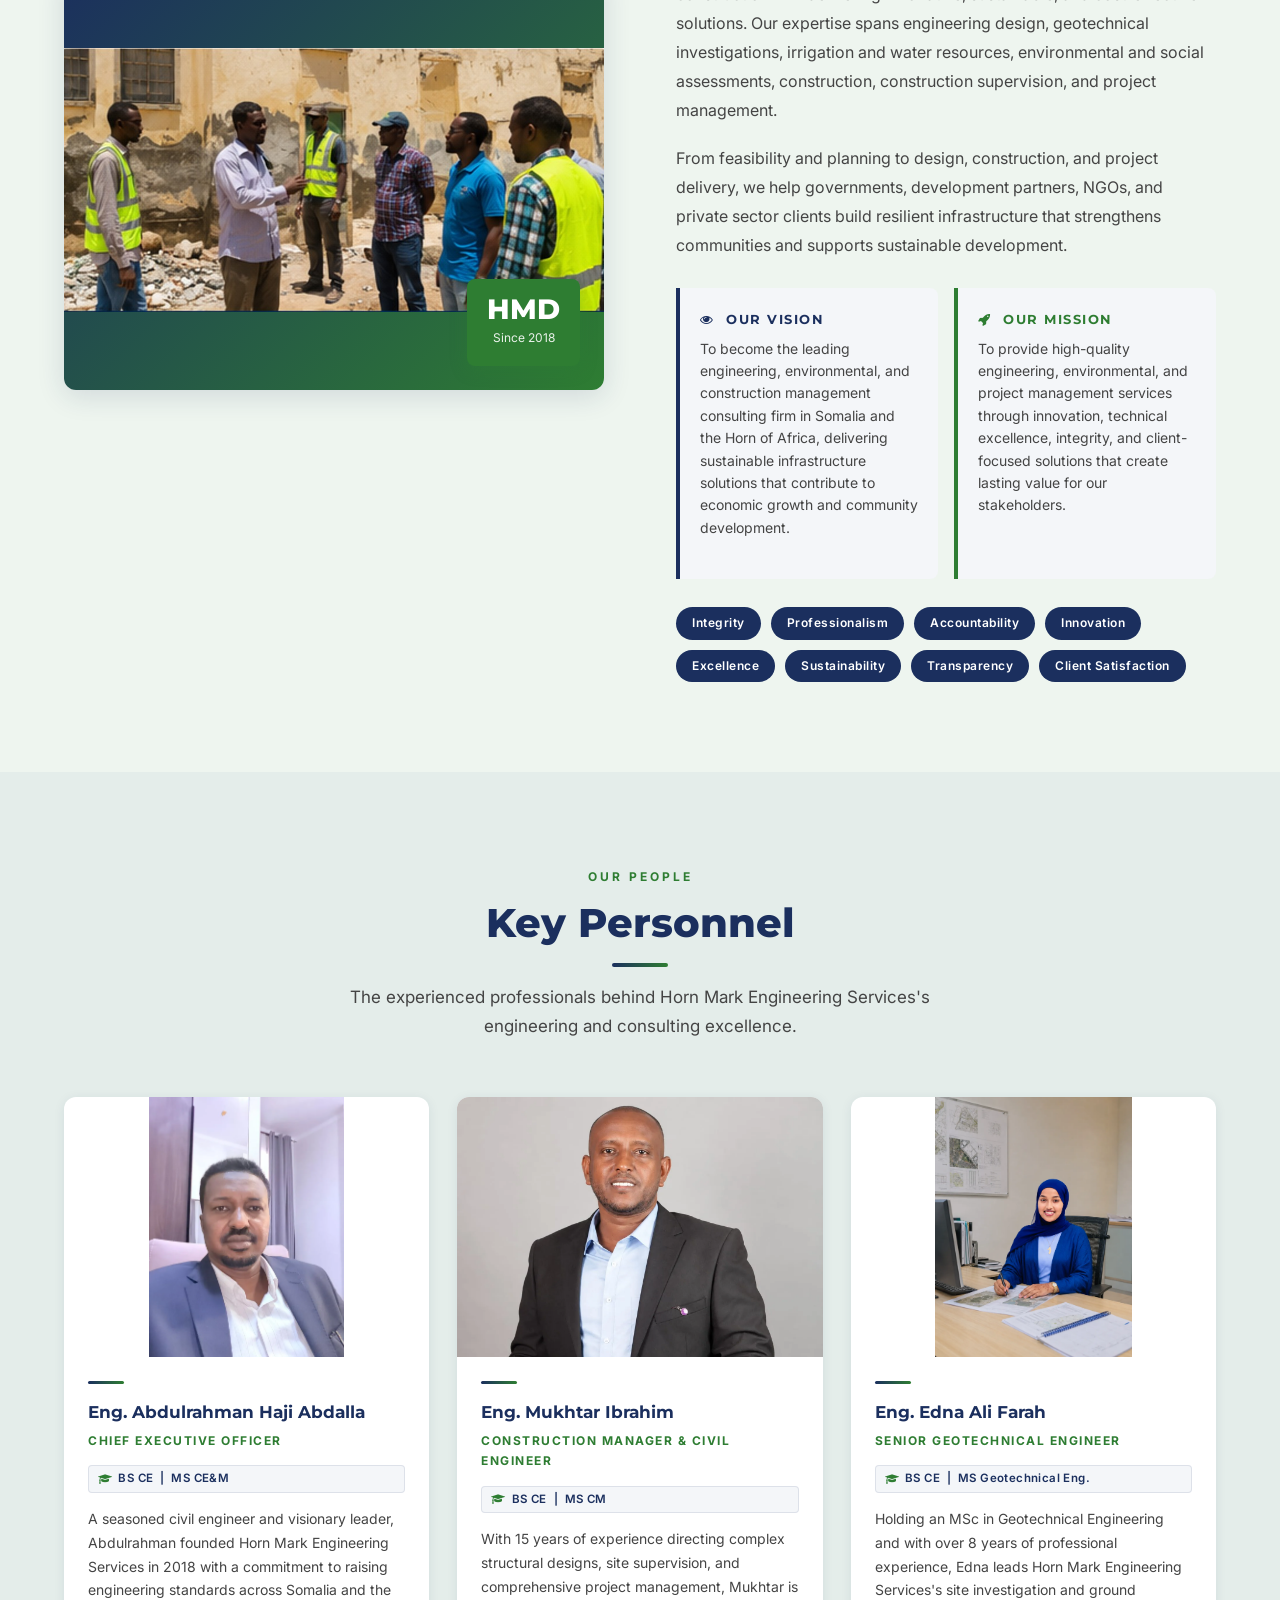
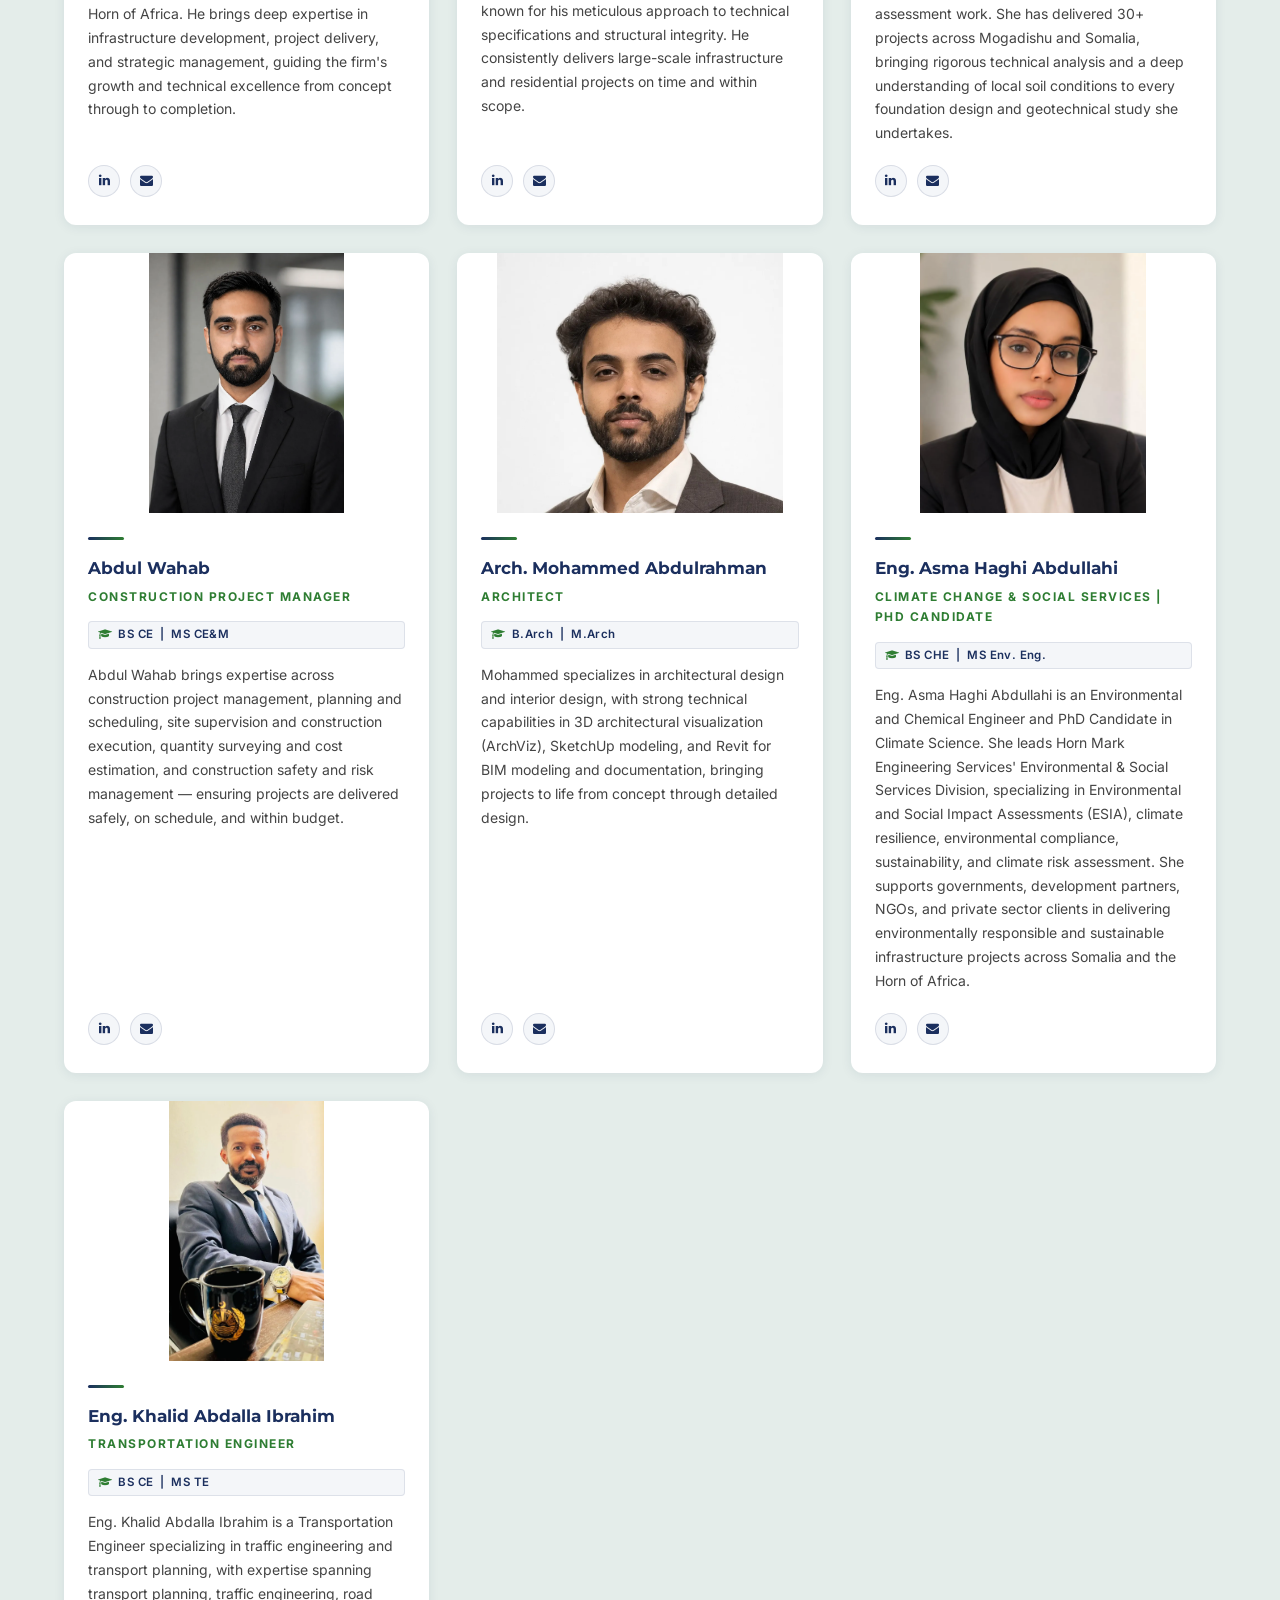
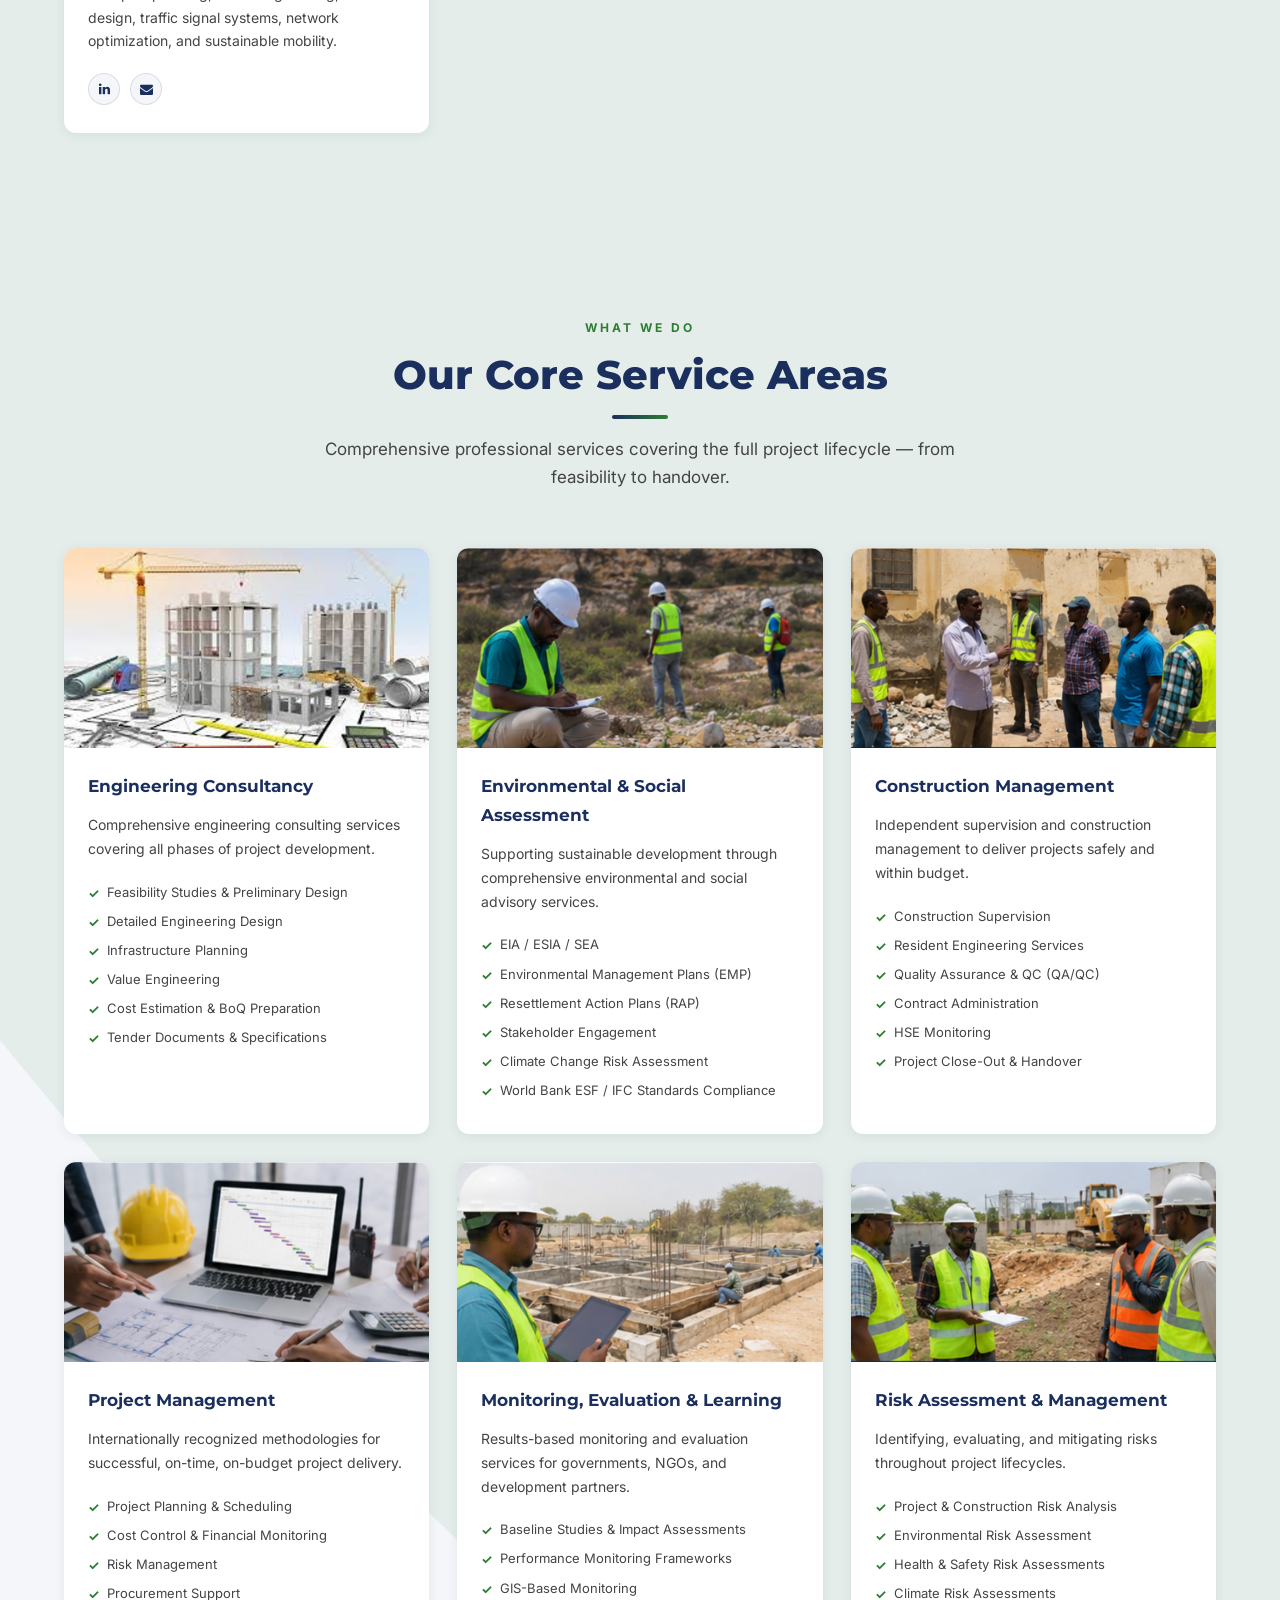
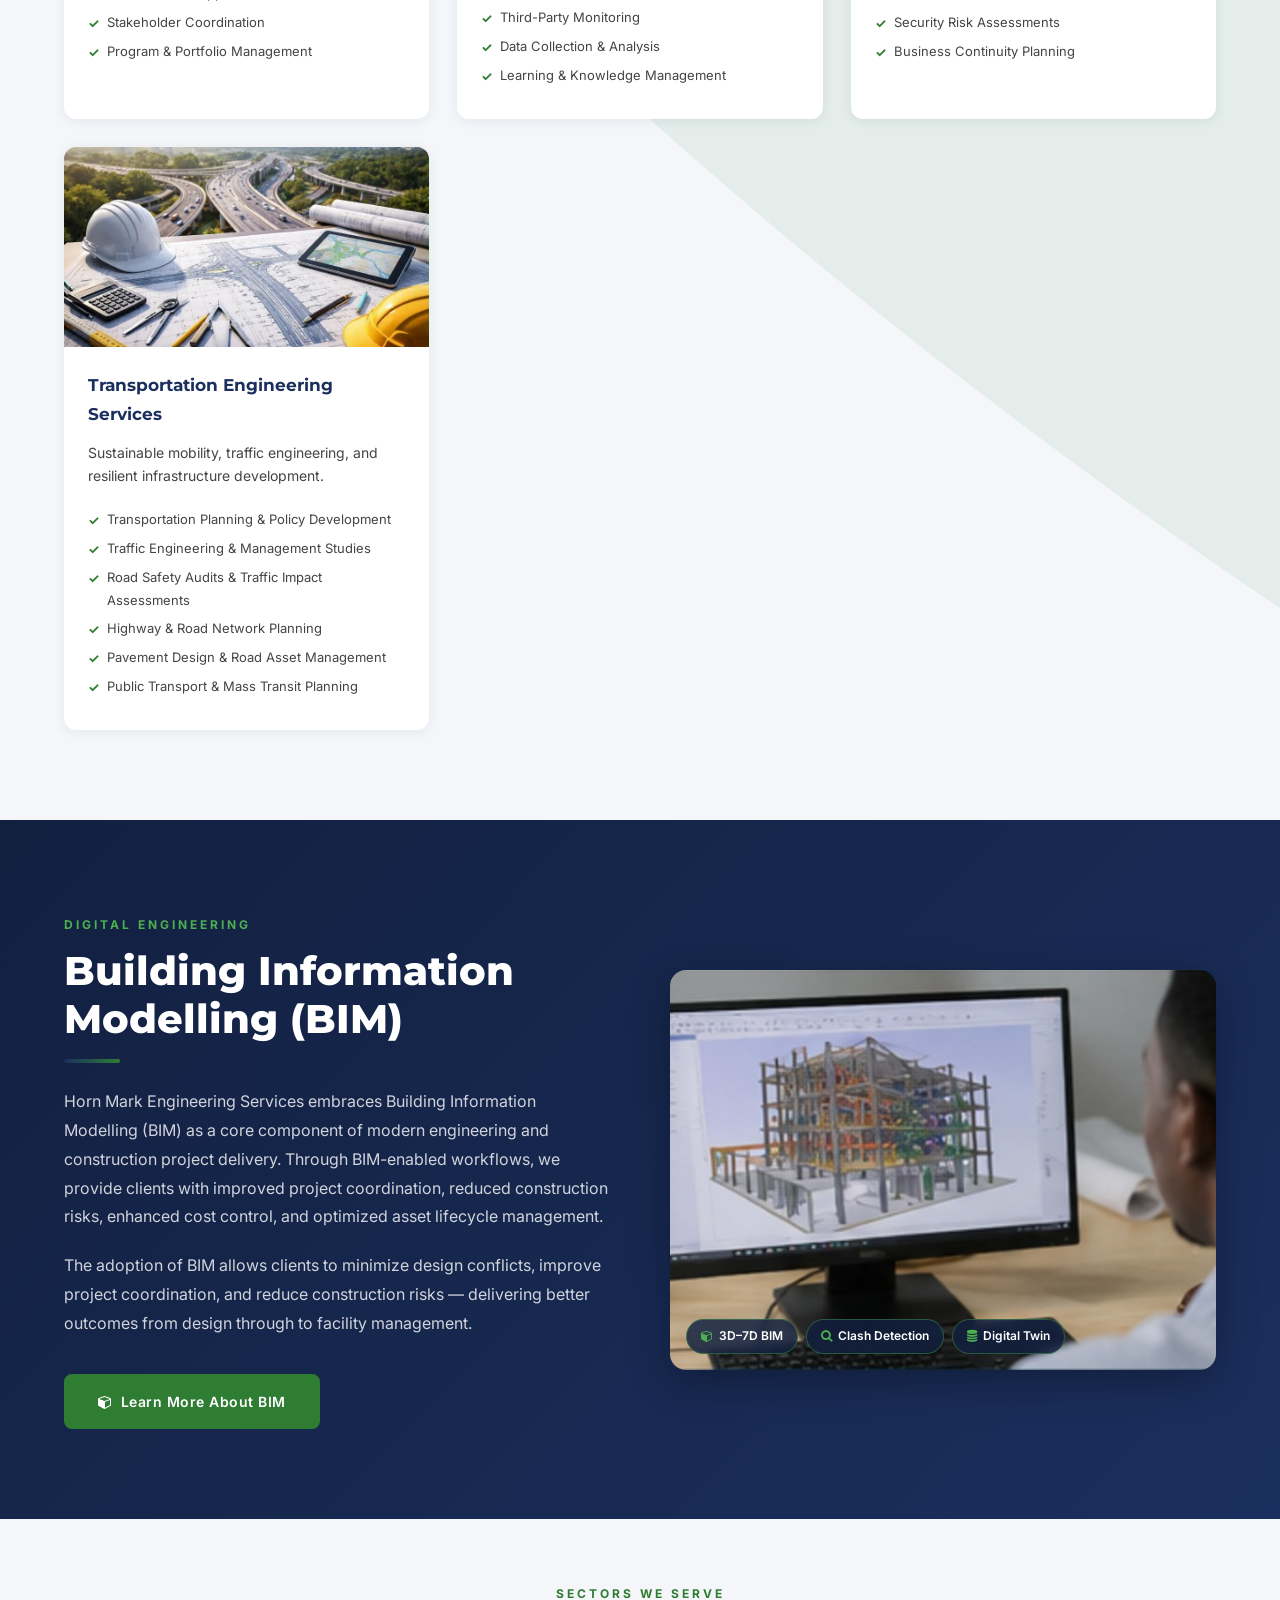
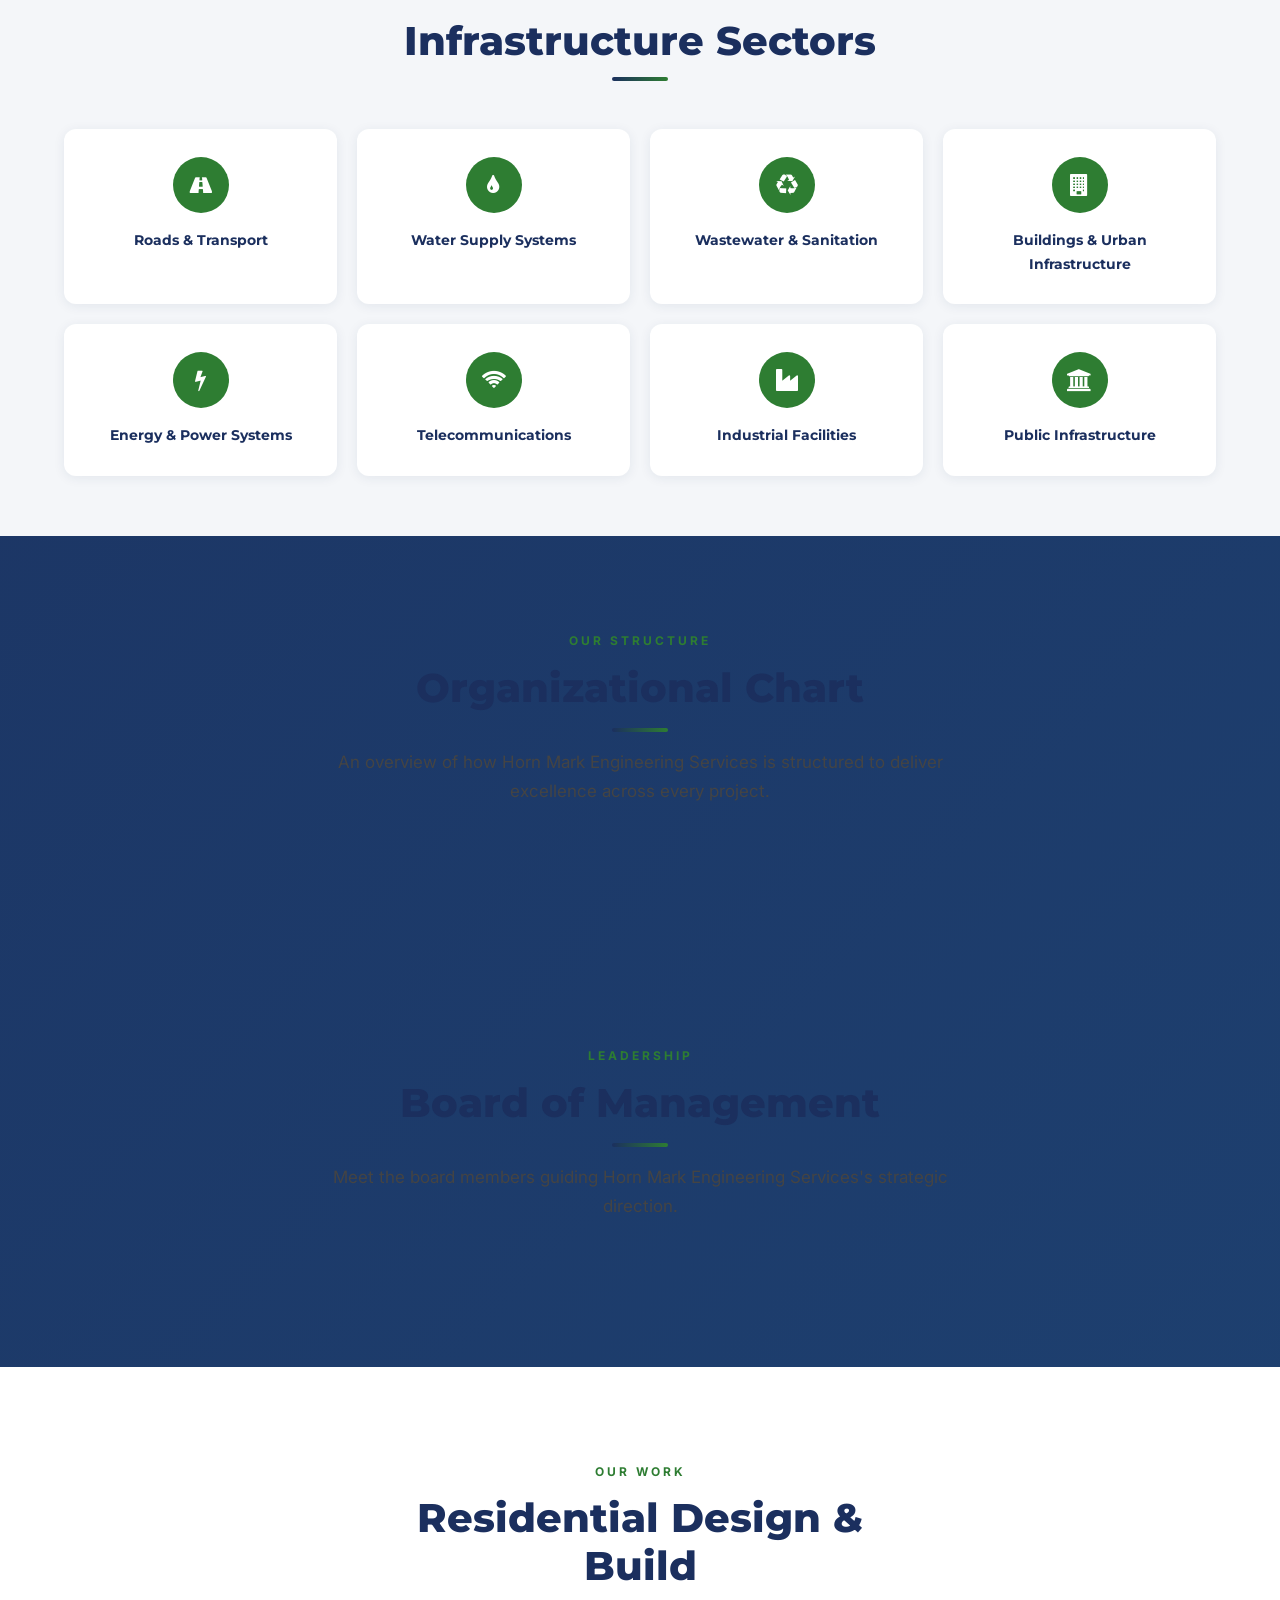
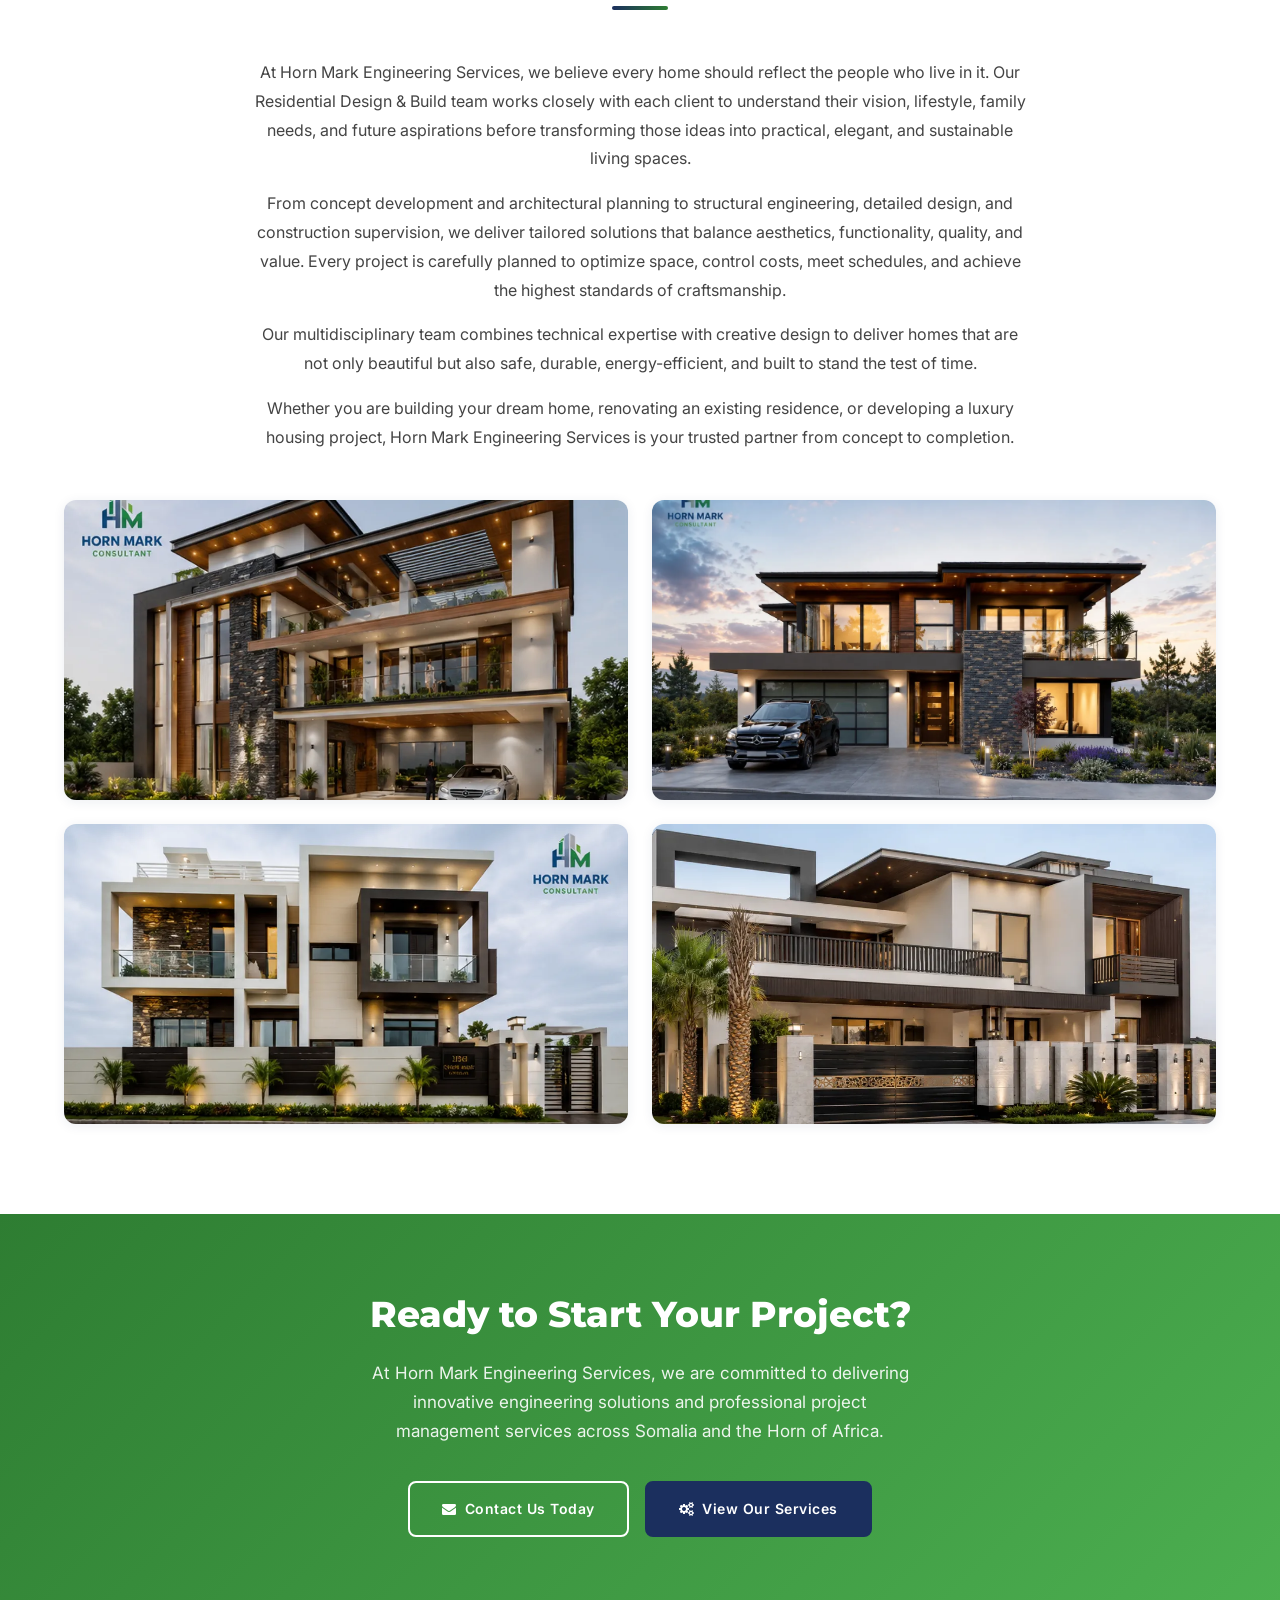
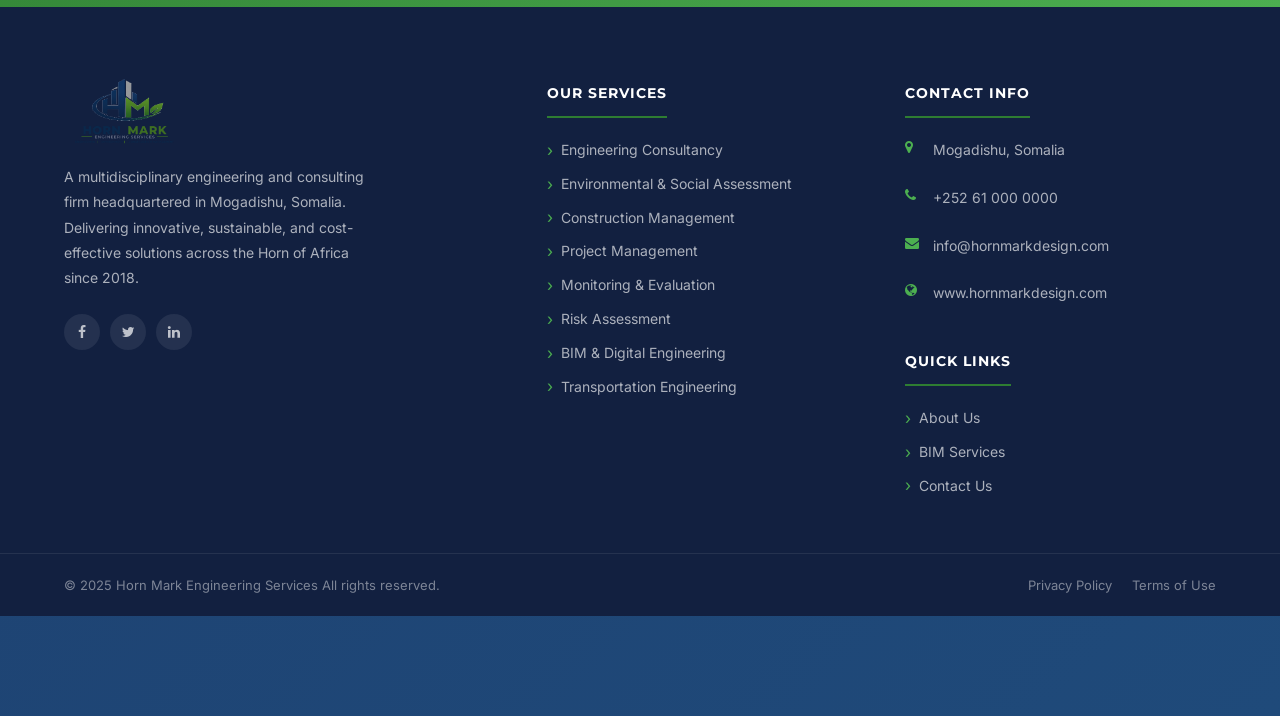
<file: hornmark.html>
<!DOCTYPE html>
<html lang="en">
<head>
<meta charset="UTF-8">
<meta name="viewport" content="width=device-width, initial-scale=1.0">
<title>Horn Mark Engineering Services – Engineering | Environment | Construction Management</title>

<!-- Font Awesome (local) -->
<link rel="stylesheet" href="https://cdnjs.cloudflare.com/ajax/libs/font-awesome/4.7.0/css/font-awesome.min.css">
<!-- Google Fonts -->
<link rel="preconnect" href="https://fonts.googleapis.com">
<link href="https://fonts.googleapis.com/css2?family=Inter:wght@300;400;500;600;700;800&family=Montserrat:wght@400;600;700;800&display=swap" rel="stylesheet">

<style>
/* ============================================================
   BRAND TOKENS
   ============================================================ */
:root {
  --navy:      #1B2F5E;
  --navy-dark: #122040;
  --green:     #2E7D32;
  --green-light:#4CAF50;
  --gray-light: #F4F6F9;
  --gray-mid:   #B0BEC5;
  --white:      #FFFFFF;
  --text-dark:  #1A1A2E;
  --text-body:  #444;
  --shadow-sm:  0 2px 12px rgba(27,47,94,0.08);
  --shadow-md:  0 6px 28px rgba(27,47,94,0.14);
  --radius:     8px;
  --transition: all 0.3s ease;
}

/* ============================================================
   RESET & BASE
   ============================================================ */
*, *::before, *::after { box-sizing: border-box; margin: 0; padding: 0; }

html { scroll-behavior: smooth; }

body {
  font-family: 'Inter', sans-serif;
  color: var(--text-body);
  background: var(--white);
  line-height: 1.7;
  font-size: 16px;
}

img { max-width: 100%; height: auto; display: block; }
a { text-decoration: none; color: inherit; transition: var(--transition); }
ul { list-style: none; }

.container {
  width: 100%;
  max-width: 1200px;
  margin: 0 auto;
  padding: 0 24px;
}

.section-pad { padding: 90px 0; }
.section-pad-sm { padding: 60px 0; }

.section-tag {
  display: inline-block;
  font-size: 12px;
  font-weight: 700;
  letter-spacing: 3px;
  text-transform: uppercase;
  color: var(--green);
  margin-bottom: 12px;
}

.section-title {
  font-family: 'Montserrat', sans-serif;
  font-size: clamp(26px, 3.5vw, 40px);
  font-weight: 800;
  color: var(--navy);
  line-height: 1.2;
  margin-bottom: 16px;
}

.section-lead {
  font-size: 17px;
  color: var(--text-body);
  max-width: 640px;
  margin-bottom: 48px;
}

.divider {
  width: 56px;
  height: 4px;
  background: linear-gradient(90deg, var(--navy), var(--green));
  border-radius: 2px;
  margin-bottom: 24px;
}

/* ============================================================
   BUTTONS
   ============================================================ */
.btn {
  display: inline-flex;
  align-items: center;
  gap: 8px;
  padding: 14px 32px;
  border-radius: var(--radius);
  font-weight: 600;
  font-size: 14px;
  letter-spacing: 0.5px;
  cursor: pointer;
  border: 2px solid transparent;
  transition: var(--transition);
}

.btn-primary {
  background: var(--green);
  color: var(--white);
  border-color: var(--green);
}
.btn-primary:hover {
  background: var(--green-light);
  border-color: var(--green-light);
  color: var(--white);
  transform: translateY(-2px);
  box-shadow: 0 8px 20px rgba(46,125,50,0.3);
}

.btn-outline {
  background: transparent;
  color: var(--white);
  border-color: var(--white);
}
.btn-outline:hover {
  background: var(--white);
  color: var(--navy);
  transform: translateY(-2px);
}

.btn-navy {
  background: var(--navy);
  color: var(--white);
  border-color: var(--navy);
}
.btn-navy:hover {
  background: var(--navy-dark);
  border-color: var(--navy-dark);
  color: var(--white);
  transform: translateY(-2px);
  box-shadow: 0 8px 20px rgba(27,47,94,0.3);
}

/* ============================================================
   TOP BAR
   ============================================================ */
.top-bar {
  background: var(--navy-dark);
  color: rgba(255,255,255,0.75);
  font-size: 13px;
  padding: 8px 0;
}
.top-bar .container {
  display: flex;
  align-items: center;
  justify-content: space-between;
  flex-wrap: wrap;
  gap: 8px;
}
.top-bar-left { display: flex; align-items: center; gap: 24px; }
.top-bar-left span { display: flex; align-items: center; gap: 6px; }
.top-bar-left i { color: var(--green-light); }
.top-bar-right { display: flex; gap: 12px; }
.top-bar-right a {
  width: 28px; height: 28px;
  display: flex; align-items: center; justify-content: center;
  border-radius: 50%;
  background: rgba(255,255,255,0.1);
  color: rgba(255,255,255,0.8);
  font-size: 13px;
  transition: var(--transition);
}
.top-bar-right a:hover { background: var(--green); color: var(--white); }

/* ============================================================
   HEADER / NAV
   ============================================================ */
.site-header {
  background: var(--white);
  box-shadow: var(--shadow-sm);
  position: sticky;
  top: 0;
  z-index: 1000;
}
.header-inner {
  display: flex;
  align-items: center;
  justify-content: space-between;
  padding: 14px 0;
}
.logo-wrap img { height: 110px; width: auto; }

.main-nav { display: flex; align-items: center; gap: 4px; }
.main-nav > li { position: relative; }
.main-nav > li > a {
  display: block;
  padding: 10px 16px;
  font-weight: 600;
  font-size: 14px;
  color: var(--text-dark);
  border-radius: var(--radius);
  transition: var(--transition);
}
.main-nav > li > a:hover,
.main-nav > li.active > a {
  color: var(--green);
  background: rgba(46,125,50,0.07);
}
.main-nav > li > a i { margin-right: 4px; font-size: 12px; }

/* dropdown */
.main-nav .dropdown { position: relative; }
.main-nav .dropdown-menu {
  display: none;
  position: absolute;
  top: calc(100% + 8px);
  left: 0;
  min-width: 240px;
  background: var(--white);
  border-radius: var(--radius);
  box-shadow: var(--shadow-md);
  padding: 8px 0;
  border-top: 3px solid var(--green);
  z-index: 100;
}
.main-nav .dropdown:hover .dropdown-menu { display: block; }
.main-nav .dropdown-menu li a {
  display: block;
  padding: 10px 20px;
  font-size: 14px;
  color: var(--text-dark);
  transition: var(--transition);
}
.main-nav .dropdown-menu li a:hover {
  color: var(--green);
  background: var(--gray-light);
  padding-left: 26px;
}

.nav-cta { margin-left: 16px; }

.nav-toggle {
  display: none;
  background: none;
  border: none;
  font-size: 22px;
  color: var(--navy);
  cursor: pointer;
}

/* ============================================================
   HERO
   ============================================================ */
.hero {
  background: linear-gradient(135deg, var(--navy-dark) 0%, var(--navy) 50%, #1f4a7a 100%);
  color: var(--white);
  padding: 120px 0 100px;
  position: relative;
  overflow: hidden;
}
.hero::before {
  content: '';
  position: absolute;
  inset: 0;
  background: url('data:image/svg+xml,<svg xmlns="http://www.w3.org/2000/svg" viewBox="0 0 800 600"><circle cx="600" cy="100" r="300" fill="rgba(46,125,50,0.08)"/><circle cx="100" cy="500" r="200" fill="rgba(255,255,255,0.03)"/></svg>') no-repeat center/cover;
}
.hero .container { position: relative; z-index: 1; }
.hero-grid {
  display: grid;
  grid-template-columns: 1fr 1fr;
  gap: 60px;
  align-items: center;
}
.hero-tag {
  display: inline-flex;
  align-items: center;
  gap: 8px;
  background: rgba(46,125,50,0.2);
  border: 1px solid rgba(76,175,80,0.4);
  color: var(--green-light);
  font-size: 12px;
  font-weight: 700;
  letter-spacing: 2px;
  text-transform: uppercase;
  padding: 6px 16px;
  border-radius: 20px;
  margin-bottom: 24px;
}
.hero h1 {
  font-family: 'Montserrat', sans-serif;
  font-size: clamp(32px, 4.5vw, 56px);
  font-weight: 800;
  line-height: 1.1;
  margin-bottom: 20px;
  color: var(--white);
}
.hero h1 span { color: var(--green-light); }
.hero-desc {
  font-size: 17px;
  color: rgba(255,255,255,0.8);
  margin-bottom: 36px;
  max-width: 480px;
  line-height: 1.8;
}
.hero-btns { display: flex; gap: 16px; flex-wrap: wrap; }

.hero-stats {
  display: grid;
  grid-template-columns: 1fr 1fr;
  gap: 20px;
  margin-top: 48px;
}
.stat-card {
  background: rgba(255,255,255,0.08);
  border: 1px solid rgba(255,255,255,0.12);
  border-radius: var(--radius);
  padding: 24px;
  text-align: center;
  backdrop-filter: blur(8px);
  transition: var(--transition);
}
.stat-card:hover {
  background: rgba(255,255,255,0.13);
  transform: translateY(-3px);
}
.stat-number {
  font-family: 'Montserrat', sans-serif;
  font-size: 36px;
  font-weight: 800;
  color: var(--green-light);
  line-height: 1;
  margin-bottom: 6px;
}
.stat-label {
  font-size: 13px;
  color: rgba(255,255,255,0.7);
  font-weight: 500;
  letter-spacing: 0.5px;
}

.hero-visual {
  display: flex;
  flex-direction: column;
  gap: 16px;
}
.hero-photo-wrap {
  border-radius: 16px;
  overflow: hidden;
  box-shadow: 0 16px 48px rgba(0,0,0,0.35);
  position: relative;
}
.hero-photo {
  width: 100%;
  height: 420px;
  object-fit: cover;
  display: block;
}
.hero-photo-caption {
  position: absolute;
  bottom: 0; left: 0; right: 0;
  background: linear-gradient(transparent, rgba(18,32,64,0.85));
  color: rgba(255,255,255,0.9);
  font-size: 13px;
  font-weight: 600;
  padding: 32px 20px 16px;
  display: flex;
  align-items: center;
  gap: 8px;
}
.hero-photo-caption i { color: var(--green-light); }
/* BIM image */
.bim-img-wrap {
  position: relative;
  border-radius: 16px;
  overflow: hidden;
  box-shadow: 0 12px 40px rgba(0,0,0,0.3);
}
.bim-photo {
  width: 100%;
  height: 400px;
  object-fit: cover;
  display: block;
}
.bim-img-tags {
  position: absolute;
  bottom: 16px; left: 16px;
  display: flex;
  gap: 8px;
  flex-wrap: wrap;
}
.bim-img-tags span {
  background: rgba(18,32,64,0.82);
  backdrop-filter: blur(4px);
  color: var(--white);
  font-size: 12px;
  font-weight: 600;
  padding: 6px 14px;
  border-radius: 20px;
  display: flex;
  align-items: center;
  gap: 6px;
  border: 1px solid rgba(76,175,80,0.4);
}
.bim-img-tags span i { color: var(--green-light); }
.hero-badge-row {
  display: flex;
  gap: 16px;
}
.hero-badge {
  flex: 1;
  background: rgba(255,255,255,0.1);
  border: 1px solid rgba(255,255,255,0.15);
  border-radius: var(--radius);
  padding: 20px;
  text-align: center;
  backdrop-filter: blur(8px);
}
.hero-badge i {
  font-size: 28px;
  color: var(--green-light);
  margin-bottom: 10px;
}
.hero-badge p {
  font-size: 13px;
  font-weight: 600;
  color: rgba(255,255,255,0.9);
  line-height: 1.4;
}

/* ============================================================
   ABOUT
   ============================================================ */
.about { background: var(--white); }
.about-grid {
  display: grid;
  grid-template-columns: 1fr 1fr;
  gap: 72px;
  align-items: center;
}
.about-img-wrap {
  position: relative;
  border-radius: 12px;
  overflow: hidden;
  box-shadow: var(--shadow-md);
  background: linear-gradient(135deg, var(--navy) 0%, var(--green) 100%);
  min-height: 420px;
  display: flex;
  align-items: center;
  justify-content: center;
}
.about-img-placeholder {
  text-align: center;
  color: rgba(255,255,255,0.6);
  padding: 40px;
}
.about-img-placeholder i { font-size: 80px; margin-bottom: 16px; }
.about-img-placeholder p { font-size: 14px; }

.about-badge {
  position: absolute;
  bottom: 24px;
  right: 24px;
  background: var(--green);
  color: var(--white);
  border-radius: var(--radius);
  padding: 16px 20px;
  text-align: center;
  box-shadow: 0 4px 16px rgba(46,125,50,0.4);
}
.about-badge strong {
  display: block;
  font-family: 'Montserrat', sans-serif;
  font-size: 28px;
  font-weight: 800;
  line-height: 1;
}
.about-badge span { font-size: 12px; opacity: 0.9; }

.about-content p {
  color: var(--text-body);
  margin-bottom: 20px;
  line-height: 1.8;
}

.vision-mission {
  display: grid;
  grid-template-columns: 1fr 1fr;
  gap: 16px;
  margin: 28px 0;
}
.vm-card {
  background: var(--gray-light);
  border-left: 4px solid var(--navy);
  border-radius: 0 var(--radius) var(--radius) 0;
  padding: 20px;
}
.vm-card.green { border-left-color: var(--green); }
.vm-card h4 {
  font-family: 'Montserrat', sans-serif;
  font-size: 13px;
  font-weight: 700;
  letter-spacing: 1.5px;
  text-transform: uppercase;
  color: var(--navy);
  margin-bottom: 8px;
}
.vm-card.green h4 { color: var(--green); }
.vm-card p { font-size: 14px; color: var(--text-body); line-height: 1.6; }

.values-list {
  display: flex;
  flex-wrap: wrap;
  gap: 10px;
  margin-top: 24px;
}
.value-chip {
  background: var(--navy);
  color: var(--white);
  font-size: 12px;
  font-weight: 600;
  padding: 6px 16px;
  border-radius: 20px;
  letter-spacing: 0.5px;
}

/* ============================================================
   SERVICES
   ============================================================ */
.services { background: var(--gray-light); }
.services-grid {
  display: grid;
  grid-template-columns: repeat(3, 1fr);
  gap: 28px;
}
.service-card {
  background: var(--white);
  border-radius: 12px;
  padding: 0;
  box-shadow: var(--shadow-sm);
  transition: var(--transition);
  border-bottom: 4px solid transparent;
  position: relative;
  overflow: hidden;
  display: flex;
  flex-direction: column;
}
.service-card::before {
  content: '';
  position: absolute;
  top: 0; left: 0; right: 0;
  height: 3px;
  background: linear-gradient(90deg, var(--navy), var(--green));
  transform: scaleX(0);
  transition: var(--transition);
  z-index: 1;
}
.service-card:hover {
  transform: translateY(-6px);
  box-shadow: var(--shadow-md);
  border-bottom-color: var(--green);
}
.service-card:hover::before { transform: scaleX(1); }

.service-img {
  width: 100%;
  height: 200px;
  object-fit: cover;
  display: block;
  transition: var(--transition);
}
.service-card:hover .service-img { transform: scale(1.04); }
.service-card-body {
  padding: 24px 24px 28px;
  flex: 1;
  display: flex;
  flex-direction: column;
}

.service-icon {
  width: 60px; height: 60px;
  background: linear-gradient(135deg, var(--navy), #2a4a8a);
  border-radius: 12px;
  display: flex; align-items: center; justify-content: center;
  margin-bottom: 20px;
  transition: var(--transition);
}
.service-card:hover .service-icon {
  background: linear-gradient(135deg, var(--green), var(--green-light));
}
.service-icon i { color: var(--white); font-size: 24px; }

.service-card-body h3 {
  font-family: 'Montserrat', sans-serif;
  font-size: 17px;
  font-weight: 700;
  color: var(--navy);
  margin-bottom: 12px;
}
.service-card-body p {
  font-size: 14px;
  color: var(--text-body);
  line-height: 1.7;
  margin-bottom: 20px;
}
.service-list {
  display: flex;
  flex-direction: column;
  gap: 6px;
}
.service-list li {
  font-size: 13px;
  color: var(--text-body);
  display: flex;
  align-items: flex-start;
  gap: 8px;
}
.service-list li::before {
  content: '✓';
  color: var(--green);
  font-weight: 700;
  flex-shrink: 0;
  margin-top: 1px;
}

/* ============================================================
   BIM SECTION
   ============================================================ */
.bim-section {
  background: linear-gradient(135deg, var(--navy-dark), var(--navy));
  color: var(--white);
  padding: 90px 0;
}
.bim-grid {
  display: grid;
  grid-template-columns: 1fr 1fr;
  gap: 60px;
  align-items: center;
}
.bim-section .section-title { color: var(--white); }
.bim-section .section-tag { color: var(--green-light); }
.bim-section p { color: rgba(255,255,255,0.8); line-height: 1.8; margin-bottom: 20px; }
.bim-features {
  display: grid;
  grid-template-columns: 1fr 1fr;
  gap: 16px;
  margin-top: 8px;
}
.bim-feature {
  background: rgba(255,255,255,0.07);
  border: 1px solid rgba(255,255,255,0.12);
  border-radius: var(--radius);
  padding: 20px;
  transition: var(--transition);
}
.bim-feature:hover {
  background: rgba(255,255,255,0.12);
  transform: translateY(-2px);
}
.bim-feature i {
  font-size: 22px;
  color: var(--green-light);
  margin-bottom: 10px;
}
.bim-feature h4 {
  font-size: 14px;
  font-weight: 600;
  color: var(--white);
  margin-bottom: 6px;
}
.bim-feature p {
  font-size: 13px;
  color: rgba(255,255,255,0.65);
  margin: 0;
  line-height: 1.5;
}

/* ============================================================
   WHY CHOOSE US
   ============================================================ */
.why-us { background: var(--white); }
.why-grid {
  display: grid;
  grid-template-columns: repeat(3, 1fr);
  gap: 24px;
}
.why-card {
  display: flex;
  align-items: flex-start;
  gap: 16px;
  padding: 28px;
  border-radius: 12px;
  background: var(--gray-light);
  transition: var(--transition);
  border: 1px solid transparent;
}
.why-card:hover {
  background: var(--white);
  border-color: rgba(46,125,50,0.2);
  box-shadow: var(--shadow-sm);
  transform: translateY(-3px);
}
.why-icon {
  width: 48px; height: 48px;
  flex-shrink: 0;
  background: linear-gradient(135deg, var(--green), var(--green-light));
  border-radius: 10px;
  display: flex; align-items: center; justify-content: center;
}
.why-icon i { color: var(--white); font-size: 18px; }
.why-card h4 {
  font-family: 'Montserrat', sans-serif;
  font-size: 15px;
  font-weight: 700;
  color: var(--navy);
  margin-bottom: 6px;
}
.why-card p { font-size: 13px; color: var(--text-body); line-height: 1.6; }

/* ============================================================
   SECTORS
   ============================================================ */
.sectors { background: var(--gray-light); }
.sectors-grid {
  display: grid;
  grid-template-columns: repeat(4, 1fr);
  gap: 20px;
}
.sector-card {
  background: var(--white);
  border-radius: 12px;
  padding: 28px 20px;
  text-align: center;
  box-shadow: var(--shadow-sm);
  transition: var(--transition);
  cursor: default;
}
.sector-card:hover {
  transform: translateY(-5px);
  box-shadow: var(--shadow-md);
}
.sector-card:hover .sector-icon { background: var(--navy); }
.sector-icon {
  width: 56px; height: 56px;
  background: var(--green);
  border-radius: 50%;
  display: flex; align-items: center; justify-content: center;
  margin: 0 auto 16px;
  transition: var(--transition);
}
.sector-icon i { color: var(--white); font-size: 22px; }
.sector-card h4 {
  font-family: 'Montserrat', sans-serif;
  font-size: 14px;
  font-weight: 700;
  color: var(--navy);
}

/* ============================================================
   TEAM
   ============================================================ */
.team { background: var(--gray-light); }
.team-grid {
  display: grid;
  grid-template-columns: repeat(3, 1fr);
  gap: 28px;
}
.team-card {
  background: var(--white);
  border-radius: 12px;
  overflow: hidden;
  box-shadow: var(--shadow-sm);
  transition: var(--transition);
  border-bottom: 4px solid transparent;
  display: flex;
  flex-direction: column;
}
.team-card:hover {
  box-shadow: var(--shadow-md);
  border-bottom-color: var(--green);
  transform: translateY(-4px);
}
.team-card-img-placeholder {
  width: 100%;
  height: 260px;
  background: linear-gradient(135deg, var(--navy) 0%, #2a4a8a 100%);
  display: flex;
  align-items: center;
  justify-content: center;
}
.team-card-img-placeholder i { font-size: 72px; color: rgba(255,255,255,0.2); }
.team-card-img {
  width: 100%;
  height: 260px;
  object-fit: cover;
  object-position: top;
  display: block;
}
.team-card-body {
  padding: 24px;
  flex: 1;
  display: flex;
  flex-direction: column;
}
.team-card-accent {
  width: 36px;
  height: 3px;
  background: linear-gradient(90deg, var(--navy), var(--green));
  border-radius: 2px;
  margin-bottom: 14px;
}
.team-card-body h3 {
  font-family: 'Montserrat', sans-serif;
  font-size: 17px;
  font-weight: 700;
  color: var(--navy);
  margin-bottom: 4px;
}
.team-card-title {
  font-size: 12px;
  font-weight: 700;
  letter-spacing: 1.5px;
  text-transform: uppercase;
  color: var(--green);
  margin-bottom: 14px;
}
.team-card-degree {
  display: inline-flex;
  align-items: center;
  gap: 6px;
  font-size: 11.5px;
  font-weight: 600;
  color: var(--navy);
  background: var(--gray-light);
  border: 1px solid rgba(27,47,94,0.10);
  border-radius: 4px;
  padding: 3px 9px;
  margin-bottom: 14px;
  letter-spacing: 0.4px;
}
.team-card-degree i { color: var(--green); font-size: 11px; }
.team-card-bio {
  font-size: 14px;
  color: var(--text-body);
  line-height: 1.7;
  flex: 1;
  margin-bottom: 20px;
}
.team-card-social { display: flex; gap: 10px; margin-top: auto; }
.team-card-social a {
  width: 32px; height: 32px;
  border-radius: 50%;
  background: var(--gray-light);
  border: 1px solid rgba(27,47,94,0.12);
  display: flex; align-items: center; justify-content: center;
  color: var(--navy);
  font-size: 13px;
  transition: var(--transition);
}
.team-card-social a:hover { background: var(--navy); color: var(--white); border-color: var(--navy); }

/* ============================================================
   PROJECTS
   ============================================================ */
.projects { background: var(--white); }
.projects-intro { max-width: 780px; margin: 0 auto 48px; text-align: center; }
.projects-intro p { font-size: 16px; color: var(--text-body); line-height: 1.8; margin-bottom: 16px; }
.projects-grid { display: grid; grid-template-columns: repeat(2, 1fr); gap: 24px; }
.project-img { width: 100%; height: 300px; object-fit: cover; border-radius: 12px; box-shadow: var(--shadow-sm); transition: var(--transition); display: block; }
.project-img:hover { box-shadow: var(--shadow-md); transform: translateY(-4px); }
@media (max-width: 640px) { .projects-grid { grid-template-columns: 1fr; } }

/* ============================================================
   CTA BAND
   ============================================================ */
.cta-band {
  background: linear-gradient(135deg, var(--green) 0%, var(--green-light) 100%);
  padding: 70px 0;
  text-align: center;
}
.cta-band h2 {
  font-family: 'Montserrat', sans-serif;
  font-size: clamp(24px, 3vw, 36px);
  font-weight: 800;
  color: var(--white);
  margin-bottom: 14px;
}
.cta-band p {
  color: rgba(255,255,255,0.9);
  font-size: 17px;
  margin-bottom: 36px;
  max-width: 560px;
  margin-left: auto;
  margin-right: auto;
}
.cta-band .btn-outline { border-color: var(--white); }

/* ============================================================
   FOOTER
   ============================================================ */
.site-footer {
  background: var(--navy-dark);
  color: rgba(255,255,255,0.75);
  padding: 72px 0 0;
}
.footer-grid {
  display: grid;
  grid-template-columns: 1.4fr 1fr 1fr;
  gap: 48px;
  padding-bottom: 56px;
}
.footer-brand img { height: 65px; width: auto; margin-bottom: 20px; mix-blend-mode: lighten; }
.footer-brand p {
  font-size: 14px;
  line-height: 1.8;
  color: rgba(255,255,255,0.65);
  margin-bottom: 24px;
  max-width: 300px;
}
.footer-social { display: flex; gap: 10px; }
.footer-social a {
  width: 36px; height: 36px;
  background: rgba(255,255,255,0.08);
  border-radius: 50%;
  display: flex; align-items: center; justify-content: center;
  color: rgba(255,255,255,0.7);
  font-size: 14px;
  transition: var(--transition);
}
.footer-social a:hover { background: var(--green); color: var(--white); }

.footer-col h4 {
  font-family: 'Montserrat', sans-serif;
  font-size: 14px;
  font-weight: 700;
  color: var(--white);
  letter-spacing: 1px;
  text-transform: uppercase;
  margin-bottom: 20px;
  padding-bottom: 10px;
  border-bottom: 2px solid var(--green);
  display: inline-block;
}
.footer-col ul { display: flex; flex-direction: column; gap: 10px; }
.footer-col ul li a {
  font-size: 14px;
  color: rgba(255,255,255,0.65);
  display: flex;
  align-items: center;
  gap: 8px;
  transition: var(--transition);
}
.footer-col ul li a::before {
  content: '›';
  color: var(--green-light);
  font-size: 16px;
  line-height: 1;
}
.footer-col ul li a:hover { color: var(--green-light); padding-left: 4px; }

.footer-contact li {
  display: flex;
  align-items: flex-start;
  gap: 12px;
  margin-bottom: 14px;
  font-size: 14px;
  color: rgba(255,255,255,0.65);
}
.footer-contact li i {
  color: var(--green-light);
  margin-top: 2px;
  flex-shrink: 0;
  width: 16px;
}

.footer-bottom {
  border-top: 1px solid rgba(255,255,255,0.08);
  padding: 20px 0;
}
.footer-bottom .container {
  display: flex;
  align-items: center;
  justify-content: space-between;
  flex-wrap: wrap;
  gap: 12px;
}
.footer-bottom p { font-size: 13px; color: rgba(255,255,255,0.45); }
.footer-bottom-links { display: flex; gap: 20px; }
.footer-bottom-links a {
  font-size: 13px;
  color: rgba(255,255,255,0.45);
  transition: var(--transition);
}
.footer-bottom-links a:hover { color: var(--green-light); }

/* ============================================================
   RESPONSIVE
   ============================================================ */
@media (max-width: 992px) {
  .hero-grid,
  .about-grid,
  .bim-grid { grid-template-columns: 1fr; gap: 40px; }
  .hero-visual { display: none; }
  .services-grid { grid-template-columns: 1fr 1fr; }
  .why-grid { grid-template-columns: 1fr 1fr; }
  .sectors-grid { grid-template-columns: repeat(2, 1fr); }
  .footer-grid { grid-template-columns: 1fr 1fr; }
  .team-grid { grid-template-columns: 1fr 1fr; }
}

@media (max-width: 768px) {
  .top-bar-left span:not(:first-child) { display: none; }
  .main-nav { display: none; position: absolute; top: 100%; left: 0; right: 0;
    flex-direction: column; background: var(--white); padding: 16px;
    box-shadow: var(--shadow-md); gap: 0; }
  .main-nav.open { display: flex; }
  .main-nav .dropdown-menu { position: static; box-shadow: none; border: none;
    background: var(--gray-light); padding-left: 16px; display: none; }
  .main-nav .dropdown.open .dropdown-menu { display: block; }
  .nav-toggle { display: block; }
  .nav-cta { display: none; }
  .site-header { position: relative; }
  .services-grid { grid-template-columns: 1fr; }
  .why-grid { grid-template-columns: 1fr; }
  .vision-mission { grid-template-columns: 1fr; }
  .team-grid { grid-template-columns: 1fr; }
  .bim-features { grid-template-columns: 1fr; }
  .hero-stats { grid-template-columns: 1fr 1fr; }
  .footer-grid { grid-template-columns: 1fr; }
  .sectors-grid { grid-template-columns: 1fr 1fr; }
}

@media (max-width: 480px) {
  .hero-stats { grid-template-columns: 1fr; }
  .hero-btns { flex-direction: column; }
  .sectors-grid { grid-template-columns: repeat(2, 1fr); }
}
.client-banner{display:block;position:static;width:100%;background:var(--navy);border-top:3px solid var(--green);padding:13px 0;box-sizing:border-box;overflow:hidden}
.client-banner .container{display:flex;align-items:center;justify-content:center;gap:8px 14px;flex-wrap:wrap}
.client-banner-text{font-size:13px;font-weight:600;letter-spacing:1.6px;text-transform:uppercase;color:rgba(255,255,255,.88);white-space:nowrap}
.client-banner-sep{color:var(--green-light);font-size:13px;line-height:1;flex-shrink:0}
@media(max-width:480px){.client-banner{padding:10px 0}.client-banner-text{font-size:11.5px;letter-spacing:1.2px}.client-banner-sep{font-size:10px}}
</style>
</head>

<body>

<!-- ============================================================
     TOP BAR
     ============================================================ -->
<div class="top-bar">
  <div class="container">
    <div class="top-bar-left">
      <span><i class="fa fa-map-marker"></i> Mogadishu, Somalia</span>
      <span><i class="fa fa-phone"></i> +252 61 000 0000</span>
      <span><i class="fa fa-envelope"></i> info@hornmarkdesign.com</span>
    </div>
    <div class="top-bar-right">
      <a href="#" title="Facebook"><i class="fa fa-facebook"></i></a>
      <a href="#" title="Twitter"><i class="fa fa-twitter"></i></a>
      <a href="#" title="LinkedIn"><i class="fa fa-linkedin"></i></a>
    </div>
  </div>
</div>

<!-- ============================================================
     HEADER
     ============================================================ -->
<header class="site-header">
  <div class="container">
    <div class="header-inner">
      <div class="logo-wrap">
        <a href="#"><img src="horn_mark_engineering_services_logo.png" alt="Horn Mark Engineering Services Logo"></a>
      </div>
      <button class="nav-toggle" id="navToggle" aria-label="Toggle menu">
        <i class="fa fa-bars"></i>
      </button>
      <nav>
        <ul class="main-nav" id="mainNav">
          <li class="active"><a href="#hero">Home</a></li>
          <li class="dropdown">
            <a href="#about">About Us <i class="fa fa-angle-down"></i></a>
            <ul class="dropdown-menu">
              <li><a href="#key-personnel">Key Personnel</a></li>
              <li><a href="#organizational-chart">Organizational Chart</a></li>
              <li><a href="#board-of-management">Board of Management</a></li>
            </ul>
          </li>
          <li class="dropdown">
            <a href="#services">Our Services <i class="fa fa-angle-down"></i></a>
            <ul class="dropdown-menu">
              <li><a href="engineering-consultancy.html">Engineering Consultancy</a></li>
              <li><a href="environmental-assessment.html">Environmental &amp; Social Assessment</a></li>
              <li><a href="construction-management.html">Construction Management</a></li>
              <li><a href="project-management.html">Project Management</a></li>
              <li><a href="monitoring-evaluation.html">Monitoring &amp; Evaluation</a></li>
              <li><a href="risk-assessment.html">Risk Assessment</a></li>
              <li><a href="bim-digital-engineering.html">BIM &amp; Digital Engineering</a></li><li><a href="transportation-engineering.html">Transportation Engineering</a></li>
            </ul>
          </li>
          <li><a href="projects.html">Projects</a></li>
          <li class="dropdown">
            <a href="careers.html">Careers <i class="fa fa-angle-down"></i></a>
            <ul class="dropdown-menu">
              <li><a href="careers.html#employment-opportunities">Employment Opportunities</a></li>
            </ul>
          </li>
          <li><a href="#contact">Contact</a></li>
        </ul>
      </nav>
      <a href="#contact" class="btn btn-primary nav-cta">Get In Touch</a>
    </div>
  </div>
</header>

<!-- ============================================================
     HERO
     ============================================================ -->
<section class="hero" id="hero">
  <div class="container">
    <div class="hero-grid">
      <div class="hero-content">
        <div class="hero-tag">
          <i class="fa fa-leaf"></i>
          Established 2018 · Mogadishu, Somalia
        </div>
        <h1>Engineering <span>Solutions</span> for Somalia &amp; the Horn of Africa</h1>
        <p class="hero-desc">Horn Mark Engineering Services is a multidisciplinary engineering and consulting firm delivering innovative, sustainable, and cost-effective solutions — from concept to completion.</p>
        <div class="hero-btns">
          <a href="#services" class="btn btn-primary"><i class="fa fa-cogs"></i> Our Services</a>
          <a href="#contact" class="btn btn-outline"><i class="fa fa-envelope"></i> Get In Touch</a>
        </div>
        <div class="hero-stats">
          <div class="stat-card">
            <div class="stat-number">2018</div>
            <div class="stat-label">Year Established</div>
          </div>
          <div class="stat-card">
            <div class="stat-number">7+</div>
            <div class="stat-label">Service Areas</div>
          </div>
          <div class="stat-card">
            <div class="stat-number">100%</div>
            <div class="stat-label">Client Focus</div>
          </div>
          <div class="stat-card">
            <div class="stat-number">HOA</div>
            <div class="stat-label">Horn of Africa Coverage</div>
          </div>
        </div>
      </div>
      <div class="hero-visual">
        <div class="hero-photo-wrap">
          <img src="img01.jpeg" alt="HMD team on site in Mogadishu" class="hero-photo">
          <div class="hero-photo-caption">
            <i class="fa fa-map-marker"></i> On the ground in Mogadishu, Somalia
          </div>
        </div>
      </div>
    </div>
  </div>

<div class="client-banner">
  <div class="container">
    <span class="client-banner-text">Services for</span>
    <span class="client-banner-sep">&#9679;</span>
    <span class="client-banner-text">Government</span>
    <span class="client-banner-sep">&#9679;</span>
    <span class="client-banner-text">Private Sector</span>
    <span class="client-banner-sep">&#9679;</span>
    <span class="client-banner-text">NGOs</span>
  </div>
</div>

<!-- ============================================================
     ABOUT
     ============================================================ -->
<section class="about section-pad" id="about">
  <div class="container">
    <div class="about-grid">
      <div class="about-img-wrap">
        <img src="construction-management-and-supervision.jpeg" alt="HMD team on site" style="width:100%;height:100%;object-fit:cover;display:block;">
        <div class="about-badge">
          <strong>HMD</strong>
          <span>Since 2018</span>
        </div>
      </div>
      <div class="about-content">
        <span class="section-tag">Who We Are</span>
        <h2 class="section-title">Engineering Excellence. Sustainable Infrastructure. Enduring Value.</h2>
        <div class="divider"></div>
        <p>Horn Mark Engineering Services is a multidisciplinary engineering and construction firm delivering innovative, sustainable, and cost-effective solutions. Our expertise spans engineering design, geotechnical investigations, irrigation and water resources, environmental and social assessments, construction, construction supervision, and project management.</p>
        <p>From feasibility and planning to design, construction, and project delivery, we help governments, development partners, NGOs, and private sector clients build resilient infrastructure that strengthens communities and supports sustainable development.</p>

        <div class="vision-mission">
          <div class="vm-card">
            <h4><i class="fa fa-eye" style="margin-right:6px;color:var(--navy)"></i> Our Vision</h4>
            <p>To become the leading engineering, environmental, and construction management consulting firm in Somalia and the Horn of Africa, delivering sustainable infrastructure solutions that contribute to economic growth and community development.</p>
          </div>
          <div class="vm-card green">
            <h4><i class="fa fa-rocket" style="margin-right:6px;color:var(--green)"></i> Our Mission</h4>
            <p>To provide high-quality engineering, environmental, and project management services through innovation, technical excellence, integrity, and client-focused solutions that create lasting value for our stakeholders.</p>
          </div>
        </div>

        <div class="values-list">
          <span class="value-chip">Integrity</span>
          <span class="value-chip">Professionalism</span>
          <span class="value-chip">Accountability</span>
          <span class="value-chip">Innovation</span>
          <span class="value-chip">Excellence</span>
          <span class="value-chip">Sustainability</span>
          <span class="value-chip">Transparency</span>
          <span class="value-chip">Client Satisfaction</span>
        </div>
      </div>
    </div>
  </div>
</section>

<!-- ============================================================
     MEET THE TEAM
     ============================================================ -->
<section class="team section-pad" id="key-personnel">
  <div class="container">
    <div style="text-align:center; margin-bottom:56px;">
      <span class="section-tag">Our People</span>
      <h2 class="section-title" style="max-width:560px; margin:0 auto 16px;">Key Personnel</h2>
      <div class="divider" style="margin:0 auto 16px;"></div>
      <p class="section-lead" style="margin:0 auto;">The experienced professionals behind Horn Mark Engineering Services's engineering and consulting excellence.</p>
    </div>

    <div class="team-grid">

      <!-- Team Member 1 — CEO -->
      <div class="team-card">
        <img src="img02.webp" alt="Eng. Abdulrahman Haji Abdalla" class="team-card-img" style="object-fit:contain; object-position:center;">
        <div class="team-card-body">
          <div class="team-card-accent"></div>
          <h3>Eng. Abdulrahman Haji Abdalla</h3>
          <div class="team-card-title">Chief Executive Officer</div>
          <div class="team-card-degree"><i class="fa fa-graduation-cap"></i> BS CE &nbsp;|&nbsp; MS CE&amp;M</div>
          <p class="team-card-bio">A seasoned civil engineer and visionary leader, Abdulrahman founded Horn Mark Engineering Services in 2018 with a commitment to raising engineering standards across Somalia and the Horn of Africa. He brings deep expertise in infrastructure development, project delivery, and strategic management, guiding the firm's growth and technical excellence from concept through to completion.</p>
          <div class="team-card-social">
            <a href="#" title="LinkedIn"><i class="fa fa-linkedin"></i></a>
            <a href="#" title="Email"><i class="fa fa-envelope"></i></a>
          </div>
        </div>
      </div>

      <!-- Team Member 2 — Construction Manager -->
      <div class="team-card">
        <img src="img03.webp" alt="Eng. Mukhtar Ibrahim" class="team-card-img">
        <div class="team-card-body">
          <div class="team-card-accent"></div>
          <h3>Eng. Mukhtar Ibrahim</h3>
          <div class="team-card-title">Construction Manager &amp; Civil Engineer</div>
          <div class="team-card-degree"><i class="fa fa-graduation-cap"></i> BS CE &nbsp;|&nbsp; MS CM</div>
          <p class="team-card-bio">With 15 years of experience directing complex structural designs, site supervision, and comprehensive project management, Mukhtar is known for his meticulous approach to technical specifications and structural integrity. He consistently delivers large-scale infrastructure and residential projects on time and within scope.</p>
          <div class="team-card-social">
            <a href="#" title="LinkedIn"><i class="fa fa-linkedin"></i></a>
            <a href="#" title="Email"><i class="fa fa-envelope"></i></a>
          </div>
        </div>
      </div>

      <!-- Team Member 3 — Senior Geotechnical Engineer -->
      <div class="team-card">
        <img src="Eng_.webp" alt="Eng. Edna Ali Farah" class="team-card-img" style="object-fit:contain; object-position:center;">
        <div class="team-card-body">
          <div class="team-card-accent"></div>
          <h3>Eng. Edna Ali Farah</h3>
          <div class="team-card-title">Senior Geotechnical Engineer</div>
          <div class="team-card-degree"><i class="fa fa-graduation-cap"></i> BS CE &nbsp;|&nbsp; MS Geotechnical Eng.</div>
          <p class="team-card-bio">Holding an MSc in Geotechnical Engineering and with over 8 years of professional experience, Edna leads Horn Mark Engineering Services's site investigation and ground assessment work. She has delivered 30+ projects across Mogadishu and Somalia, bringing rigorous technical analysis and a deep understanding of local soil conditions to every foundation design and geotechnical study she undertakes.</p>
          <div class="team-card-social">
            <a href="#" title="LinkedIn"><i class="fa fa-linkedin"></i></a>
            <a href="#" title="Email"><i class="fa fa-envelope"></i></a>
          </div>
        </div>
      </div>

      <!-- Team Member 4 — Construction Project Manager -->
      <div class="team-card">
        <img src="team-abdul-wahab.webp" alt="Abdul Wahab" class="team-card-img" style="object-fit:contain; object-position:center;">
        <div class="team-card-body">
          <div class="team-card-accent"></div>
          <h3>Abdul Wahab</h3>
          <div class="team-card-title">Construction Project Manager</div>
          <div class="team-card-degree"><i class="fa fa-graduation-cap"></i> BS CE &nbsp;|&nbsp; MS CE&amp;M</div>
          <p class="team-card-bio">Abdul Wahab brings expertise across construction project management, planning and scheduling, site supervision and construction execution, quantity surveying and cost estimation, and construction safety and risk management — ensuring projects are delivered safely, on schedule, and within budget.</p>
          <div class="team-card-social">
            <a href="#" title="LinkedIn"><i class="fa fa-linkedin"></i></a>
            <a href="#" title="Email"><i class="fa fa-envelope"></i></a>
          </div>
        </div>
      </div>

      <!-- Team Member 5 — Architect -->
      <div class="team-card">
        <img src="team-mohammed-abdulrahman.webp" alt="Arch. Mohammed Abdulrahman" class="team-card-img" style="object-fit:contain; object-position:center;">
        <div class="team-card-body">
          <div class="team-card-accent"></div>
          <h3>Arch. Mohammed Abdulrahman</h3>
          <div class="team-card-title">Architect</div>
          <div class="team-card-degree"><i class="fa fa-graduation-cap"></i> B.Arch &nbsp;|&nbsp; M.Arch</div>
          <p class="team-card-bio">Mohammed specializes in architectural design and interior design, with strong technical capabilities in 3D architectural visualization (ArchViz), SketchUp modeling, and Revit for BIM modeling and documentation, bringing projects to life from concept through detailed design.</p>
          <div class="team-card-social">
            <a href="#" title="LinkedIn"><i class="fa fa-linkedin"></i></a>
            <a href="#" title="Email"><i class="fa fa-envelope"></i></a>
          </div>
        </div>
      </div>

      <!-- Team Member 6 — Director of Environmental & Social Services -->
      <div class="team-card">
        <img src="team-asma-haghi-abdullahi.webp" alt="Eng. Asma Haghi Abdullahi" class="team-card-img" style="object-fit:contain; object-position:center;">
        <div class="team-card-body">
          <div class="team-card-accent"></div>
          <h3>Eng. Asma Haghi Abdullahi</h3>
          <div class="team-card-title">Climate Change &amp; Social Services | PhD Candidate</div>
          <div class="team-card-degree"><i class="fa fa-graduation-cap"></i> BS CHE &nbsp;|&nbsp; MS Env. Eng.</div>
          <p class="team-card-bio">Eng. Asma Haghi Abdullahi is an Environmental and Chemical Engineer and PhD Candidate in Climate Science. She leads Horn Mark Engineering Services' Environmental &amp; Social Services Division, specializing in Environmental and Social Impact Assessments (ESIA), climate resilience, environmental compliance, sustainability, and climate risk assessment. She supports governments, development partners, NGOs, and private sector clients in delivering environmentally responsible and sustainable infrastructure projects across Somalia and the Horn of Africa.</p>
          <div class="team-card-social">
            <a href="#" title="LinkedIn"><i class="fa fa-linkedin"></i></a>
            <a href="#" title="Email"><i class="fa fa-envelope"></i></a>
          </div>
        </div>
      </div>

      <!-- Team Member 7 — Transportation Engineer -->
      <div class="team-card">
        <img src="team-khalid-abdalla-ibrahim.webp" alt="Eng. Khalid Abdalla Ibrahim" class="team-card-img" style="object-fit:contain; object-position:center;">
        <div class="team-card-body">
          <div class="team-card-accent"></div>
          <h3>Eng. Khalid Abdalla Ibrahim</h3>
          <div class="team-card-title">Transportation Engineer</div>
          <div class="team-card-degree"><i class="fa fa-graduation-cap"></i> BS CE &nbsp;|&nbsp; MS TE</div>
          <p class="team-card-bio">Eng. Khalid Abdalla Ibrahim is a Transportation Engineer specializing in traffic engineering and transport planning, with expertise spanning transport planning, traffic engineering, road design, traffic signal systems, network optimization, and sustainable mobility.</p>
          <div class="team-card-social">
            <a href="#" title="LinkedIn"><i class="fa fa-linkedin"></i></a>
            <a href="#" title="Email"><i class="fa fa-envelope"></i></a>
          </div>
        </div>
      </div>

    </div>
  </div>
</section>

<!-- ============================================================
     SERVICES
     ============================================================ -->
<section class="services section-pad" id="services">
  <div class="container">
    <div style="text-align:center; margin-bottom:56px;">
      <span class="section-tag">What We Do</span>
      <h2 class="section-title" style="max-width:600px; margin:0 auto 16px;">Our Core Service Areas</h2>
      <div class="divider" style="margin:0 auto 16px;"></div>
      <p class="section-lead" style="margin:0 auto;">Comprehensive professional services covering the full project lifecycle — from feasibility to handover.</p>
    </div>
    <div class="services-grid">

      <!-- 1 -->
      <div class="service-card">
        <img src="engineering-consultancy.jpeg" alt="Engineering Consultancy" class="service-img">
        <div class="service-card-body">
          <h3>Engineering Consultancy</h3>
          <p>Comprehensive engineering consulting services covering all phases of project development.</p>
          <ul class="service-list">
            <li>Feasibility Studies &amp; Preliminary Design</li>
            <li>Detailed Engineering Design</li>
            <li>Infrastructure Planning</li>
            <li>Value Engineering</li>
            <li>Cost Estimation &amp; BoQ Preparation</li>
            <li>Tender Documents &amp; Specifications</li>
          </ul>
        </div>
      </div>

      <!-- 2 -->
      <div class="service-card">
        <img src="environmental-and-social-impact-assessment.jpeg" alt="Environmental &amp; Social Assessment" class="service-img">
        <div class="service-card-body">
          <h3>Environmental &amp; Social Assessment</h3>
          <p>Supporting sustainable development through comprehensive environmental and social advisory services.</p>
          <ul class="service-list">
            <li>EIA / ESIA / SEA</li>
            <li>Environmental Management Plans (EMP)</li>
            <li>Resettlement Action Plans (RAP)</li>
            <li>Stakeholder Engagement</li>
            <li>Climate Change Risk Assessment</li>
            <li>World Bank ESF / IFC Standards Compliance</li>
          </ul>
        </div>
      </div>

      <!-- 3 -->
      <div class="service-card">
        <img src="construction-management-and-supervision.jpeg" alt="Construction Management" class="service-img">
        <div class="service-card-body">
          <h3>Construction Management</h3>
          <p>Independent supervision and construction management to deliver projects safely and within budget.</p>
          <ul class="service-list">
            <li>Construction Supervision</li>
            <li>Resident Engineering Services</li>
            <li>Quality Assurance &amp; QC (QA/QC)</li>
            <li>Contract Administration</li>
            <li>HSE Monitoring</li>
            <li>Project Close-Out &amp; Handover</li>
          </ul>
        </div>
      </div>

      <!-- 4 -->
      <div class="service-card">
        <img src="project-management-service.jpeg" alt="Project Management" class="service-img">
        <div class="service-card-body">
          <h3>Project Management</h3>
          <p>Internationally recognized methodologies for successful, on-time, on-budget project delivery.</p>
          <ul class="service-list">
            <li>Project Planning &amp; Scheduling</li>
            <li>Cost Control &amp; Financial Monitoring</li>
            <li>Risk Management</li>
            <li>Procurement Support</li>
            <li>Stakeholder Coordination</li>
            <li>Program &amp; Portfolio Management</li>
          </ul>
        </div>
      </div>

      <!-- 5 -->
      <div class="service-card">
        <img src="monitoring-and-evaluation.jpeg" alt="Monitoring, Evaluation &amp; Learning" class="service-img">
        <div class="service-card-body">
          <h3>Monitoring, Evaluation &amp; Learning</h3>
          <p>Results-based monitoring and evaluation services for governments, NGOs, and development partners.</p>
          <ul class="service-list">
            <li>Baseline Studies &amp; Impact Assessments</li>
            <li>Performance Monitoring Frameworks</li>
            <li>GIS-Based Monitoring</li>
            <li>Third-Party Monitoring</li>
            <li>Data Collection &amp; Analysis</li>
            <li>Learning &amp; Knowledge Management</li>
          </ul>
        </div>
      </div>

      <!-- 6 -->
      <div class="service-card">
        <img src="risk-assessment.jpeg" alt="Risk Assessment &amp; Management" class="service-img">
        <div class="service-card-body">
          <h3>Risk Assessment &amp; Management</h3>
          <p>Identifying, evaluating, and mitigating risks throughout project lifecycles.</p>
          <ul class="service-list">
            <li>Project &amp; Construction Risk Analysis</li>
            <li>Environmental Risk Assessment</li>
            <li>Health &amp; Safety Risk Assessments</li>
            <li>Climate Risk Assessments</li>
            <li>Security Risk Assessments</li>
            <li>Business Continuity Planning</li>
          </ul>
        </div>
      </div>

      <div class="service-card">
        <img src="transportation-engineering.webp" alt="Transportation Engineering Services" class="service-img">
        <div class="service-card-body">
          <h3>Transportation Engineering Services</h3>
          <p>Sustainable mobility, traffic engineering, and resilient infrastructure development.</p>
          <ul class="service-list">
            <li>Transportation Planning &amp; Policy Development</li>
            <li>Traffic Engineering &amp; Management Studies</li>
            <li>Road Safety Audits &amp; Traffic Impact Assessments</li>
            <li>Highway &amp; Road Network Planning</li>
            <li>Pavement Design &amp; Road Asset Management</li>
            <li>Public Transport &amp; Mass Transit Planning</li>
          </ul>
        </div>
      </div>

    </div>
  </div>
</section>

<!-- ============================================================
     BIM
     ============================================================ -->
<section class="bim-section" id="bim">
  <div class="container">
    <div class="bim-grid">
      <div>
        <span class="section-tag">Digital Engineering</span>
        <h2 class="section-title">Building Information Modelling (BIM)</h2>
        <div class="divider"></div>
        <p>Horn Mark Engineering Services embraces Building Information Modelling (BIM) as a core component of modern engineering and construction project delivery. Through BIM-enabled workflows, we provide clients with improved project coordination, reduced construction risks, enhanced cost control, and optimized asset lifecycle management.</p>
        <p>The adoption of BIM allows clients to minimize design conflicts, improve project coordination, and reduce construction risks — delivering better outcomes from design through to facility management.</p>
        <a href="#contact" class="btn btn-primary" style="margin-top:16px;"><i class="fa fa-cube"></i> Learn More About BIM</a>
      </div>
      <div class="bim-img-wrap">
        <img src="building-information-modelling.jpeg" alt="BIM &amp; Digital Engineering" class="bim-photo">
        <div class="bim-img-tags">
          <span><i class="fa fa-cube"></i> 3D–7D BIM</span>
          <span><i class="fa fa-search"></i> Clash Detection</span>
          <span><i class="fa fa-database"></i> Digital Twin</span>
        </div>
      </div>
    </div>
  </div>
</section>


<!-- ============================================================
     SECTORS
     ============================================================ -->
<section class="sectors section-pad-sm" id="sectors">
  <div class="container">
    <div style="text-align:center; margin-bottom:48px;">
      <span class="section-tag">Sectors We Serve</span>
      <h2 class="section-title" style="margin:0 auto 12px;">Infrastructure Sectors</h2>
      <div class="divider" style="margin:0 auto;"></div>
    </div>
    <div class="sectors-grid">
      <div class="sector-card">
        <div class="sector-icon"><i class="fa fa-road"></i></div>
        <h4>Roads &amp; Transport</h4>
      </div>
      <div class="sector-card">
        <div class="sector-icon"><i class="fa fa-tint"></i></div>
        <h4>Water Supply Systems</h4>
      </div>
      <div class="sector-card">
        <div class="sector-icon"><i class="fa fa-recycle"></i></div>
        <h4>Wastewater &amp; Sanitation</h4>
      </div>
      <div class="sector-card">
        <div class="sector-icon"><i class="fa fa-building"></i></div>
        <h4>Buildings &amp; Urban Infrastructure</h4>
      </div>
      <div class="sector-card">
        <div class="sector-icon"><i class="fa fa-bolt"></i></div>
        <h4>Energy &amp; Power Systems</h4>
      </div>
      <div class="sector-card">
        <div class="sector-icon"><i class="fa fa-wifi"></i></div>
        <h4>Telecommunications</h4>
      </div>
      <div class="sector-card">
        <div class="sector-icon"><i class="fa fa-industry"></i></div>
        <h4>Industrial Facilities</h4>
      </div>
      <div class="sector-card">
        <div class="sector-icon"><i class="fa fa-university"></i></div>
        <h4>Public Infrastructure</h4>
      </div>
    </div>
  </div>
</section>

<!-- ============================================================
     ORGANIZATIONAL CHART
     ============================================================ -->
<section class="section-pad" id="organizational-chart">
  <div class="container">
    <div style="text-align:center; margin-bottom:56px;">
      <span class="section-tag">Our Structure</span>
      <h2 class="section-title" style="max-width:560px; margin:0 auto 16px;">Organizational Chart</h2>
      <div class="divider" style="margin:0 auto 16px;"></div>
      <p class="section-lead" style="margin:0 auto;">An overview of how Horn Mark Engineering Services is structured to deliver excellence across every project.</p>
    </div>
  </div>
</section>

<!-- ============================================================
     BOARD OF MANAGEMENT
     ============================================================ -->
<section class="section-pad" id="board-of-management">
  <div class="container">
    <div style="text-align:center; margin-bottom:56px;">
      <span class="section-tag">Leadership</span>
      <h2 class="section-title" style="max-width:560px; margin:0 auto 16px;">Board of Management</h2>
      <div class="divider" style="margin:0 auto 16px;"></div>
      <p class="section-lead" style="margin:0 auto;">Meet the board members guiding Horn Mark Engineering Services's strategic direction.</p>
    </div>
  </div>
</section>

<!-- ============================================================
     PROJECTS
     ============================================================ -->
<section class="projects section-pad" id="projects">
  <div class="container">
    <div style="text-align:center; margin-bottom:48px;">
      <span class="section-tag">Our Work</span>
      <h2 class="section-title" style="max-width:560px; margin:0 auto 16px;">Residential Design &amp; Build</h2>
      <div class="divider" style="margin:0 auto 24px;"></div>
    </div>
    <div class="projects-intro">
      <p>At Horn Mark Engineering Services, we believe every home should reflect the people who live in it. Our Residential Design &amp; Build team works closely with each client to understand their vision, lifestyle, family needs, and future aspirations before transforming those ideas into practical, elegant, and sustainable living spaces.</p>
      <p>From concept development and architectural planning to structural engineering, detailed design, and construction supervision, we deliver tailored solutions that balance aesthetics, functionality, quality, and value. Every project is carefully planned to optimize space, control costs, meet schedules, and achieve the highest standards of craftsmanship.</p>
      <p>Our multidisciplinary team combines technical expertise with creative design to deliver homes that are not only beautiful but also safe, durable, energy-efficient, and built to stand the test of time.</p>
      <p>Whether you are building your dream home, renovating an existing residence, or developing a luxury housing project, Horn Mark Engineering Services is your trusted partner from concept to completion.</p>
    </div>
    <div class="projects-grid">
      <img src="Projects/images 1.webp" alt="Residential Project 1" class="project-img">
      <img src="Projects/images 2.webp" alt="Residential Project 2" class="project-img">
      <img src="Projects/images 3.webp" alt="Residential Project 3" class="project-img">
      <img src="Projects/images 4.webp" alt="Residential Project 4" class="project-img">
    </div>
  </div>
</section>

<!-- ============================================================
     CTA BAND
     ============================================================ -->
<section class="cta-band">
  <div class="container">
    <h2>Ready to Start Your Project?</h2>
    <p>At Horn Mark Engineering Services, we are committed to delivering innovative engineering solutions and professional project management services across Somalia and the Horn of Africa.</p>
    <div style="display:flex; gap:16px; justify-content:center; flex-wrap:wrap;">
      <a href="#contact" class="btn btn-outline"><i class="fa fa-envelope"></i> Contact Us Today</a>
      <a href="#services" class="btn" style="background:var(--navy); color:#fff; border-color:var(--navy);"><i class="fa fa-cogs"></i> View Our Services</a>
    </div>
  </div>
</section>


<!-- ============================================================
     FOOTER
     ============================================================ -->
<footer class="site-footer" id="contact">
  <div class="container">
    <div class="footer-grid">

      <div class="footer-brand">
        <a href="#"><img src="horn_mark_engineering_services_logo.png" alt="Horn Mark Engineering Services Logo"></a>
        <p>A multidisciplinary engineering and consulting firm headquartered in Mogadishu, Somalia. Delivering innovative, sustainable, and cost-effective solutions across the Horn of Africa since 2018.</p>
        <div class="footer-social">
          <a href="#" title="Facebook"><i class="fa fa-facebook"></i></a>
          <a href="#" title="Twitter"><i class="fa fa-twitter"></i></a>
          <a href="#" title="LinkedIn"><i class="fa fa-linkedin"></i></a>
        </div>
      </div>

      <div class="footer-col">
        <h4>Our Services</h4>
        <ul>
          <li><a href="engineering-consultancy.html">Engineering Consultancy</a></li>
          <li><a href="environmental-assessment.html">Environmental &amp; Social Assessment</a></li>
          <li><a href="construction-management.html">Construction Management</a></li>
          <li><a href="project-management.html">Project Management</a></li>
          <li><a href="monitoring-evaluation.html">Monitoring &amp; Evaluation</a></li>
          <li><a href="risk-assessment.html">Risk Assessment</a></li>
          <li><a href="bim-digital-engineering.html">BIM &amp; Digital Engineering</a></li><li><a href="transportation-engineering.html">Transportation Engineering</a></li>
        </ul>
      </div>

      <div class="footer-col">
        <h4>Contact Info</h4>
        <ul class="footer-contact">
          <li><i class="fa fa-map-marker"></i> Mogadishu, Somalia</li>
          <li><i class="fa fa-phone"></i> +252 61 000 0000</li>
          <li><i class="fa fa-envelope"></i> info@hornmarkdesign.com</li>
          <li><i class="fa fa-globe"></i> www.hornmarkdesign.com</li>
        </ul>
        <div style="margin-top:28px;">
          <h4>Quick Links</h4>
          <ul>
            <li><a href="#about">About Us</a></li>
            <li><a href="#bim">BIM Services</a></li>
            <li><a href="#contact">Contact Us</a></li>
          </ul>
        </div>
      </div>

    </div>
  </div>

  <div class="footer-bottom">
    <div class="container">
      <p>&copy; 2025 Horn Mark Engineering Services All rights reserved.</p>
      <div class="footer-bottom-links">
        <a href="#">Privacy Policy</a>
        <a href="#">Terms of Use</a>
      </div>
    </div>
  </div>
</footer>

<script>
  // Mobile nav toggle
  const navToggle = document.getElementById('navToggle');
  const mainNav   = document.getElementById('mainNav');
  navToggle.addEventListener('click', () => {
    mainNav.classList.toggle('open');
  });

  // Mobile dropdown toggle
  document.querySelectorAll('.main-nav .dropdown > a').forEach(link => {
    link.addEventListener('click', e => {
      if (window.innerWidth <= 768) {
        e.preventDefault();
        link.parentElement.classList.toggle('open');
      }
    });
  });

  // Smooth active nav highlight on scroll
  const sections = document.querySelectorAll('section[id]');
  const navLinks = document.querySelectorAll('.main-nav > li > a');
  window.addEventListener('scroll', () => {
    let current = '';
    sections.forEach(s => {
      if (window.scrollY >= s.offsetTop - 100) current = s.getAttribute('id');
    });
    navLinks.forEach(a => {
      a.parentElement.classList.remove('active');
      if (a.getAttribute('href') === '#' + current) a.parentElement.classList.add('active');
    });
  });
</script>

</body>
</html>
</file>
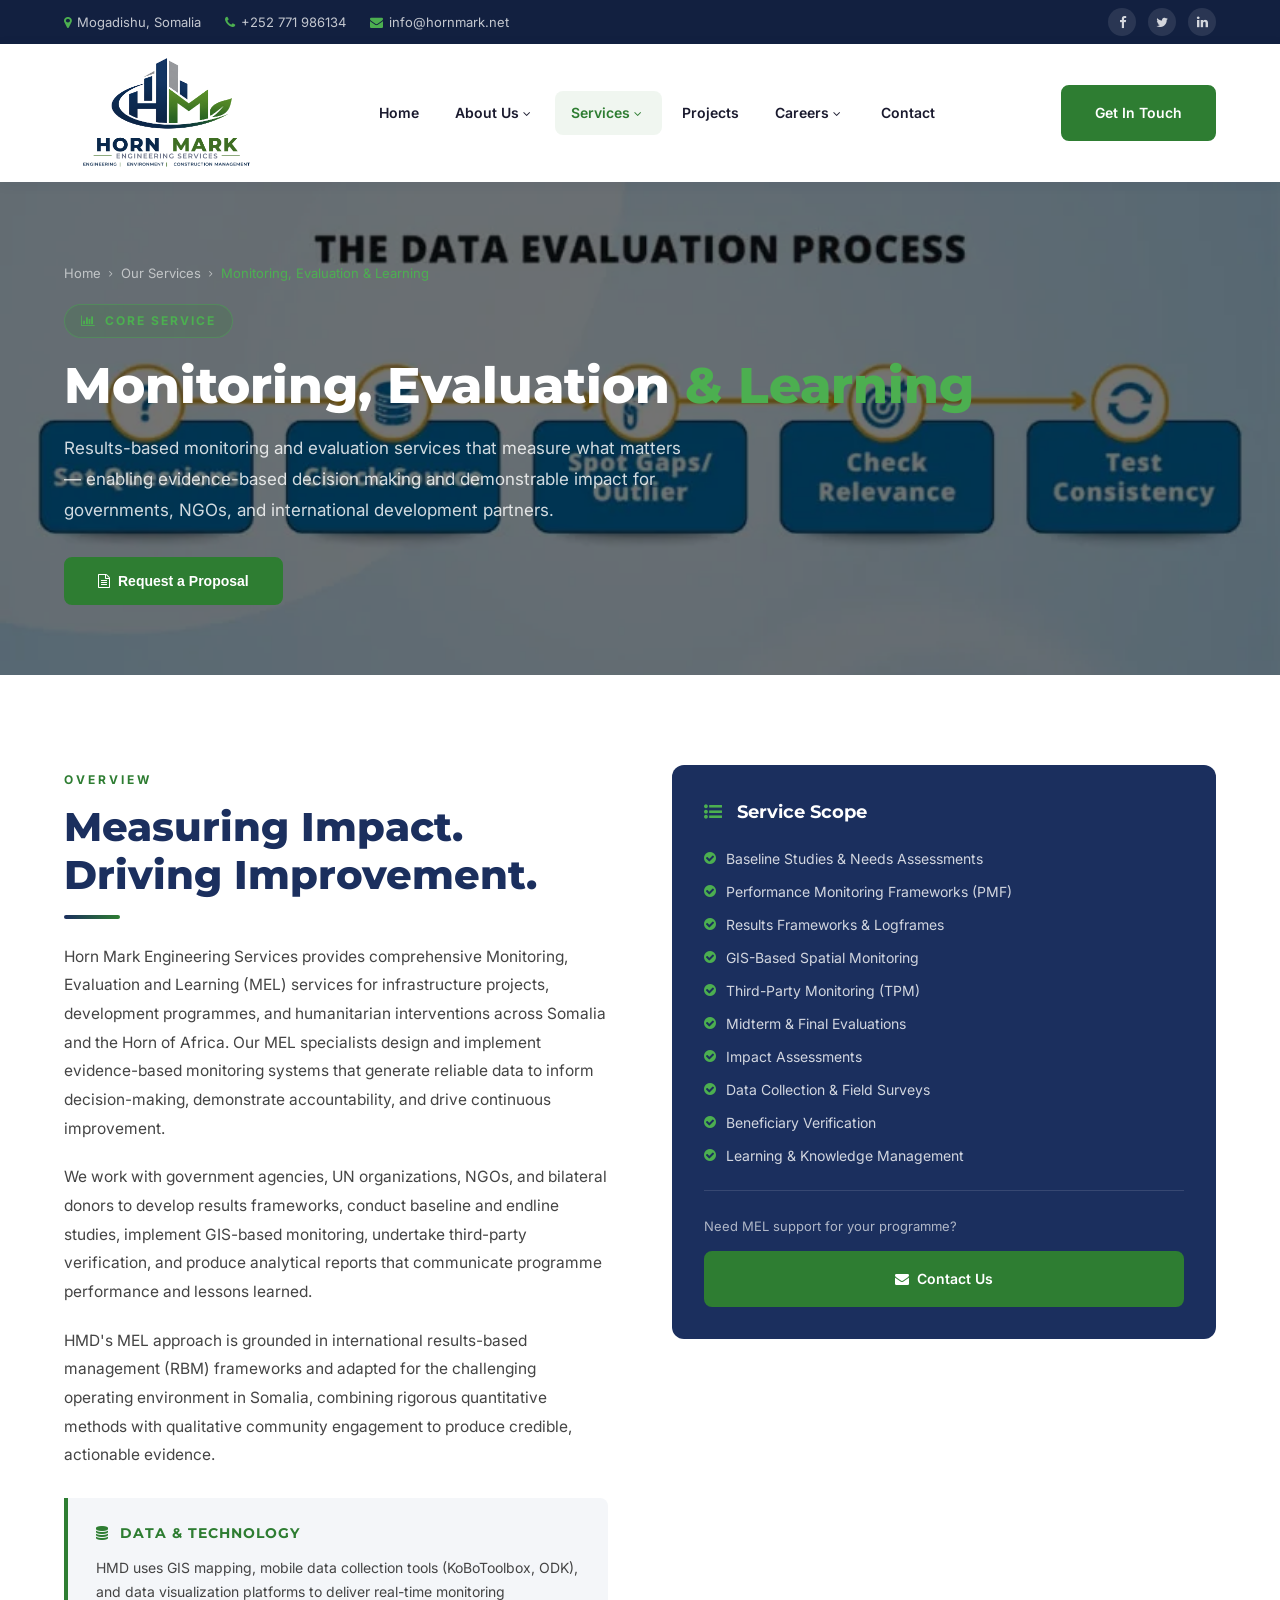
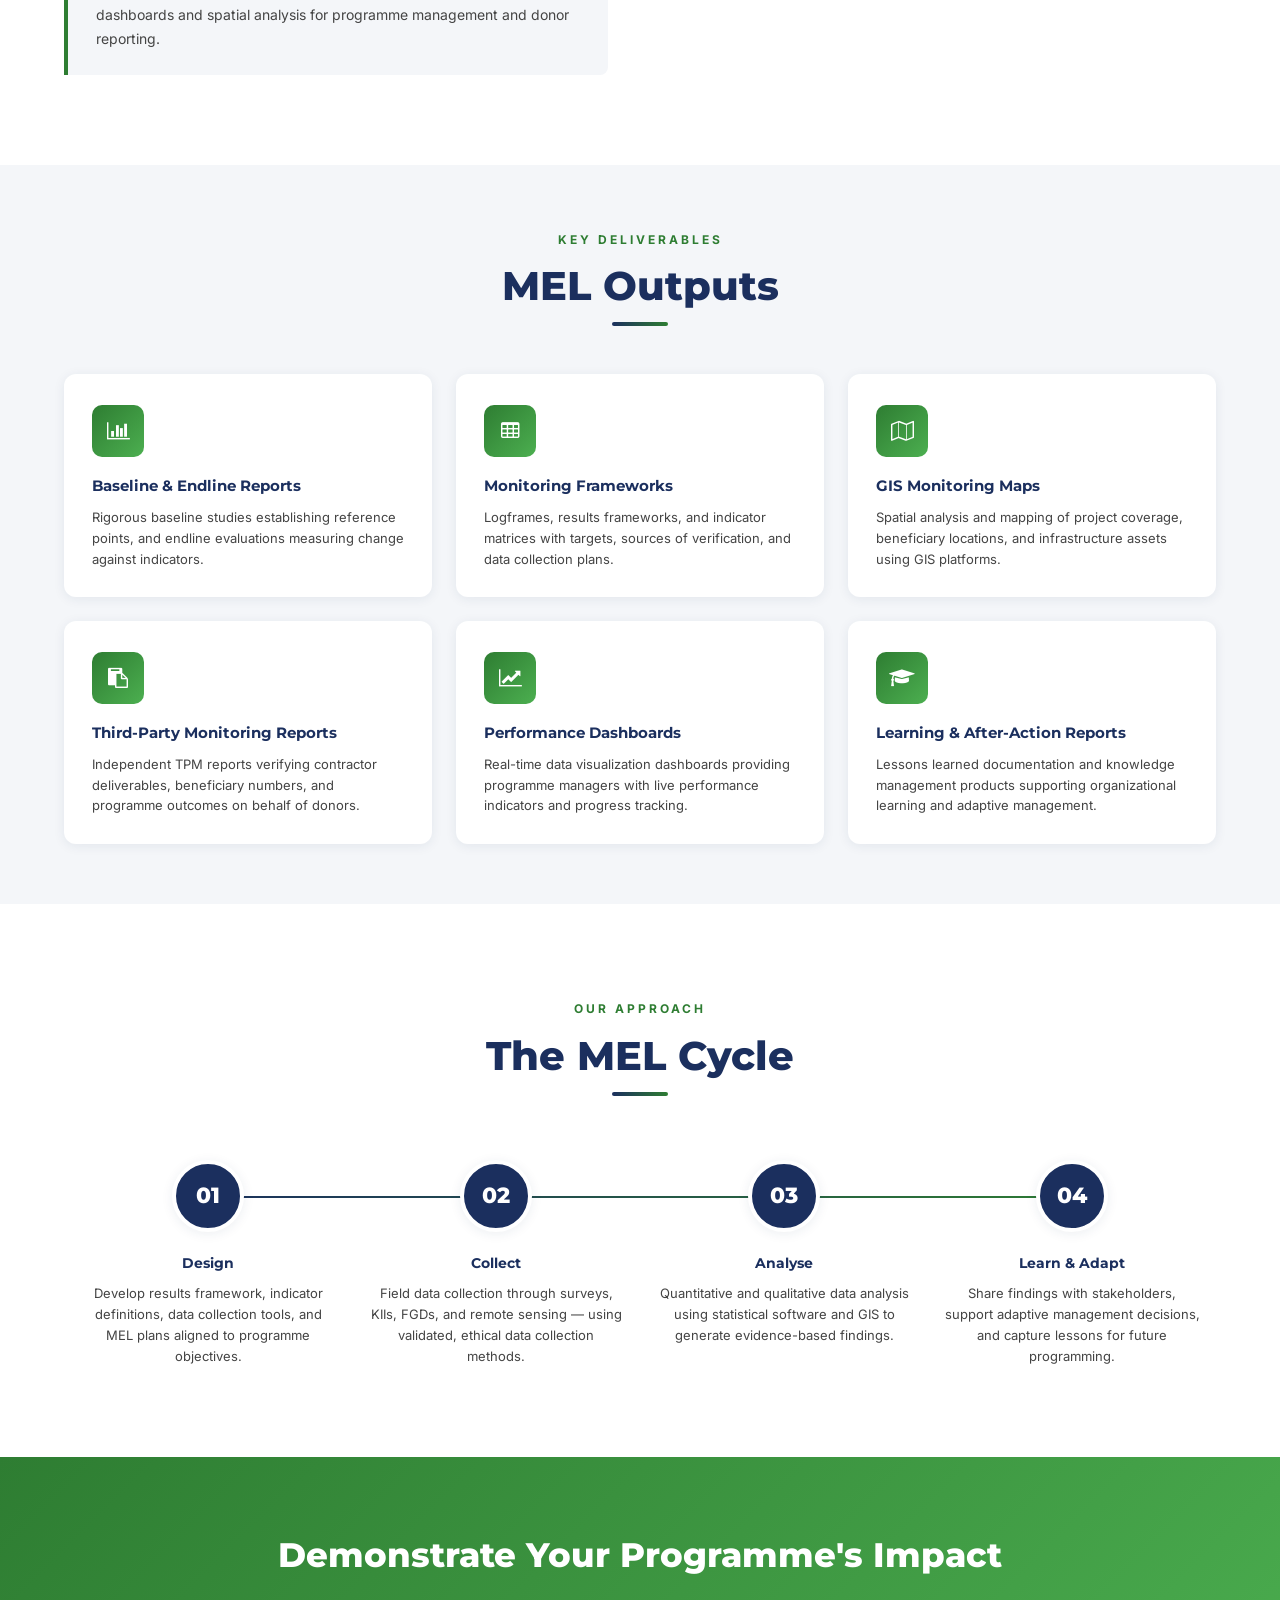
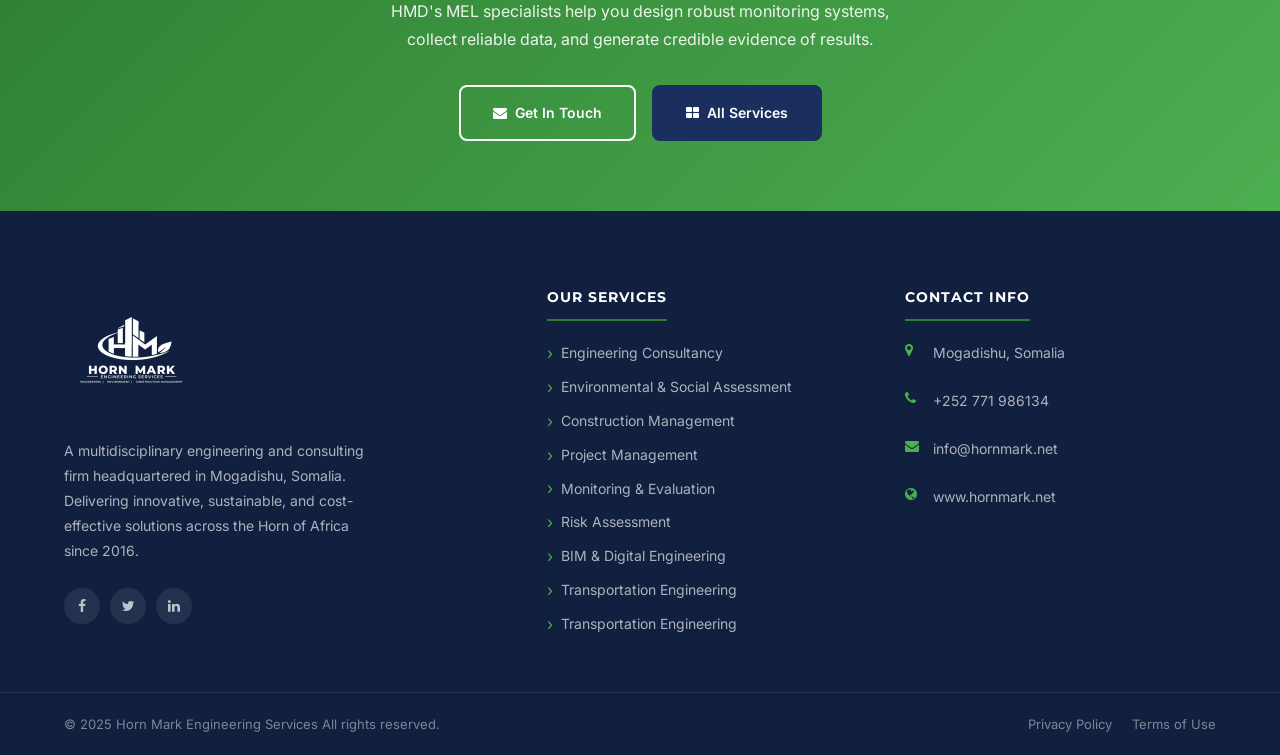
<file: monitoring-evaluation.html>
<!DOCTYPE html>
<html lang="en">
<head>
<meta charset="UTF-8">
<link rel="icon" type="image/svg+xml" href="favicon.svg"><link rel="shortcut icon" href="favicon.svg">
<meta name="viewport" content="width=device-width, initial-scale=1.0">
<title>Monitoring, Evaluation &amp; Learning – Horn Mark Engineering Services</title>
<link rel="stylesheet" href="https://cdnjs.cloudflare.com/ajax/libs/font-awesome/4.7.0/css/font-awesome.min.css">
<link rel="preconnect" href="https://fonts.googleapis.com">
<link href="https://fonts.googleapis.com/css2?family=Inter:wght@300;400;500;600;700;800&family=Montserrat:wght@400;600;700;800&display=swap" rel="stylesheet">
<style>
:root{--navy:#1B2F5E;--navy-dark:#122040;--green:#2E7D32;--green-light:#4CAF50;--gray-light:#F4F6F9;--white:#FFFFFF;--text-dark:#1A1A2E;--text-body:#444;--shadow-sm:0 2px 12px rgba(27,47,94,0.08);--shadow-md:0 6px 28px rgba(27,47,94,0.14);--radius:8px;--transition:all 0.3s ease}
*,*::before,*::after{box-sizing:border-box;margin:0;padding:0}html{scroll-behavior:smooth}body{font-family:'Inter',sans-serif;color:var(--text-body);background:var(--white);line-height:1.7;font-size:16px}img{max-width:100%;height:auto;display:block}a{text-decoration:none;color:inherit;transition:var(--transition)}ul{list-style:none}
.container{width:100%;max-width:1200px;margin:0 auto;padding:0 24px}.section-pad{padding:90px 0}.section-pad-sm{padding:60px 0}
.section-tag{display:inline-block;font-size:12px;font-weight:700;letter-spacing:3px;text-transform:uppercase;color:var(--green);margin-bottom:12px}
.section-title{font-family:'Montserrat',sans-serif;font-size:clamp(26px,3.5vw,40px);font-weight:800;color:var(--navy);line-height:1.2;margin-bottom:16px}
.divider{width:56px;height:4px;background:linear-gradient(90deg,var(--navy),var(--green));border-radius:2px;margin-bottom:24px}
.btn{display:inline-flex;align-items:center;gap:8px;padding:14px 32px;border-radius:var(--radius);font-weight:600;font-size:14px;cursor:pointer;border:2px solid transparent;transition:var(--transition)}
.btn-primary{background:var(--green);color:var(--white);border-color:var(--green)}.btn-primary:hover{background:var(--green-light);border-color:var(--green-light);color:var(--white);transform:translateY(-2px);box-shadow:0 8px 20px rgba(46,125,50,0.3)}
.btn-navy{background:var(--navy);color:var(--white);border-color:var(--navy)}.btn-navy:hover{background:var(--navy-dark);transform:translateY(-2px)}
.btn-outline-white{background:transparent;color:var(--white);border:2px solid var(--white)}.btn-outline-white:hover{background:var(--white);color:var(--navy);transform:translateY(-2px)}
.top-bar{background:var(--navy-dark);color:rgba(255,255,255,.75);font-size:13px;padding:8px 0}.top-bar .container{display:flex;align-items:center;justify-content:space-between;flex-wrap:wrap;gap:8px}.top-bar-left{display:flex;align-items:center;gap:24px}.top-bar-left span{display:flex;align-items:center;gap:6px}.top-bar-left i{color:var(--green-light)}.top-bar-right{display:flex;gap:12px}.top-bar-right a{width:28px;height:28px;display:flex;align-items:center;justify-content:center;border-radius:50%;background:rgba(255,255,255,.1);color:rgba(255,255,255,.8);font-size:13px;transition:var(--transition)}.top-bar-right a:hover{background:var(--green);color:var(--white)}
.site-header{background:var(--white);box-shadow:var(--shadow-sm);position:sticky;top:0;z-index:1000}.header-inner{display:flex;align-items:center;justify-content:space-between;padding:14px 0}.logo-wrap img{height:110px;width:auto}
.main-nav{display:flex;align-items:center;gap:4px}.main-nav>li{position:relative;z-index:1}.main-nav>li>a{display:block;padding:10px 16px;font-weight:600;font-size:14px;color:var(--text-dark);border-radius:var(--radius);transition:var(--transition)}.main-nav>li>a:hover,.main-nav>li.active>a{color:var(--green);background:rgba(46,125,50,.07)}.main-nav>li>a i{margin-right:4px;font-size:12px}
.main-nav .dropdown-menu{display:none;position:absolute;top:100%;left:0;min-width:240px;background:var(--white);border-radius:var(--radius);box-shadow:var(--shadow-md);padding:8px 0;border-top:3px solid var(--green);z-index:100}.main-nav .dropdown::before{content:'';position:absolute;top:100%;left:0;width:100%;height:12px;background:transparent;}.main-nav .dropdown:hover .dropdown-menu{display:block}.main-nav .dropdown-menu li a{display:block;padding:10px 20px;font-size:14px;color:var(--text-dark);transition:var(--transition)}.main-nav .dropdown-menu li a:hover,.main-nav .dropdown-menu li a.active-sub{color:var(--green);background:var(--gray-light);padding-left:26px}
.nav-cta{margin-left:16px}.nav-toggle{display:none;background:none;border:none;font-size:22px;color:var(--navy);cursor:pointer}
.page-hero{color:var(--white);padding:80px 0 70px;position:relative;overflow:hidden}
.page-hero::before{content:'';position:absolute;inset:0;background:rgba(0,0,0,0.55);z-index:1}
.page-hero .container{position:relative;z-index:2}
.hero-bg-carousel{position:absolute;inset:0;z-index:0}
.hero-bg-slide{position:absolute;inset:0;background-size:cover;background-position:center;background-repeat:no-repeat;opacity:0;transition:opacity 1.5s ease-in-out}
.hero-bg-slide.active{opacity:1}
.breadcrumb{display:flex;align-items:center;gap:8px;font-size:13px;color:rgba(255,255,255,.6);margin-bottom:20px}.breadcrumb a{color:rgba(255,255,255,.6)}.breadcrumb a:hover{color:var(--green-light)}.breadcrumb span{color:var(--green-light)}.breadcrumb i{font-size:10px}
.page-hero h1{font-family:'Montserrat',sans-serif;font-size:clamp(28px,4vw,50px);font-weight:800;line-height:1.1;margin-bottom:20px}.page-hero h1 span{color:var(--green-light)}.page-hero p{font-size:17px;color:rgba(255,255,255,.82);max-width:620px;line-height:1.8;margin-bottom:32px}
.hero-tag{display:inline-flex;align-items:center;gap:8px;background:rgba(46,125,50,.2);border:1px solid rgba(76,175,80,.4);color:var(--green-light);font-size:12px;font-weight:700;letter-spacing:2px;text-transform:uppercase;padding:6px 16px;border-radius:20px;margin-bottom:20px}
.intro-grid{display:grid;grid-template-columns:1fr 1fr;gap:64px;align-items:start}.intro-content p{color:var(--text-body);line-height:1.85;margin-bottom:20px;font-size:15.5px}
.info-box{background:var(--gray-light);border-left:4px solid var(--green);border-radius:0 var(--radius) var(--radius) 0;padding:24px 28px;margin-top:28px}.info-box h4{font-family:'Montserrat',sans-serif;font-size:14px;font-weight:700;color:var(--green);margin-bottom:10px;text-transform:uppercase;letter-spacing:1px}.info-box p{font-size:14px;color:var(--text-body);margin:0;line-height:1.7}
.sidebar-card{background:var(--navy);border-radius:12px;padding:32px;color:var(--white);position:sticky;top:100px}.sidebar-card h3{font-family:'Montserrat',sans-serif;font-size:18px;font-weight:700;margin-bottom:20px}.sidebar-card ul{display:flex;flex-direction:column;gap:12px}.sidebar-card ul li{display:flex;align-items:flex-start;gap:10px;font-size:14px;color:rgba(255,255,255,.8);line-height:1.5}.sidebar-card ul li i{color:var(--green-light);flex-shrink:0;margin-top:3px}.sidebar-cta{margin-top:24px;padding-top:24px;border-top:1px solid rgba(255,255,255,.12)}.sidebar-cta p{font-size:13px;color:rgba(255,255,255,.65);margin-bottom:14px}
.deliverables{background:var(--gray-light)}.del-grid{display:grid;grid-template-columns:repeat(3,1fr);gap:24px}.del-card{background:var(--white);border-radius:12px;padding:28px;box-shadow:var(--shadow-sm);transition:var(--transition);border-top:3px solid transparent}.del-card:hover{transform:translateY(-5px);box-shadow:var(--shadow-md);border-top-color:var(--green)}.del-icon{width:52px;height:52px;background:linear-gradient(135deg,var(--green),var(--green-light));border-radius:10px;display:flex;align-items:center;justify-content:center;margin-bottom:16px;transition:var(--transition)}.del-card:hover .del-icon{background:linear-gradient(135deg,var(--navy),#2a4a8a)}.del-icon i{color:var(--white);font-size:20px}.del-card h4{font-family:'Montserrat',sans-serif;font-size:15px;font-weight:700;color:var(--navy);margin-bottom:8px}.del-card p{font-size:13px;color:var(--text-body);line-height:1.6}
.mel-cycle{background:var(--white)}.cycle-grid{display:grid;grid-template-columns:repeat(4,1fr);gap:0;position:relative}
.cycle-grid::before{content:'';position:absolute;top:36px;left:10%;right:10%;height:2px;background:linear-gradient(90deg,var(--navy),var(--green));z-index:0}
.cycle-step{text-align:center;padding:0 16px;position:relative;z-index:1}
.cycle-num{width:72px;height:72px;background:var(--navy);border-radius:50%;display:flex;align-items:center;justify-content:center;margin:0 auto 20px;font-family:'Montserrat',sans-serif;font-size:22px;font-weight:800;color:var(--white);border:4px solid var(--white);box-shadow:var(--shadow-sm)}
.cycle-step h4{font-family:'Montserrat',sans-serif;font-size:14px;font-weight:700;color:var(--navy);margin-bottom:8px}
.cycle-step p{font-size:13px;color:var(--text-body);line-height:1.6}
.cta-band{background:linear-gradient(135deg,var(--green) 0%,var(--green-light) 100%);padding:70px 0;text-align:center}.cta-band h2{font-family:'Montserrat',sans-serif;font-size:clamp(22px,3vw,34px);font-weight:800;color:var(--white);margin-bottom:14px}.cta-band p{color:rgba(255,255,255,.9);font-size:16px;margin-bottom:32px;max-width:520px;margin-left:auto;margin-right:auto}
.site-footer{background:var(--navy-dark);color:rgba(255,255,255,.75);padding:72px 0 0}.footer-grid{display:grid;grid-template-columns:1.4fr 1fr 1fr;gap:48px;padding-bottom:56px}.footer-brand img{height:135px;width:auto;margin-bottom:20px}.footer-brand p{font-size:14px;line-height:1.8;color:rgba(255,255,255,.65);margin-bottom:24px;max-width:300px}.footer-social{display:flex;gap:10px}.footer-social a{width:36px;height:36px;background:rgba(255,255,255,.08);border-radius:50%;display:flex;align-items:center;justify-content:center;color:rgba(255,255,255,.7);font-size:14px;transition:var(--transition)}.footer-social a:hover{background:var(--green);color:var(--white)}.footer-col h4{font-family:'Montserrat',sans-serif;font-size:14px;font-weight:700;color:var(--white);letter-spacing:1px;text-transform:uppercase;margin-bottom:20px;padding-bottom:10px;border-bottom:2px solid var(--green);display:inline-block}.footer-col ul{display:flex;flex-direction:column;gap:10px}.footer-col ul li a{font-size:14px;color:rgba(255,255,255,.65);display:flex;align-items:center;gap:8px;transition:var(--transition)}.footer-col ul li a::before{content:'›';color:var(--green-light);font-size:16px;line-height:1}.footer-col ul li a:hover{color:var(--green-light);padding-left:4px}.footer-contact li{display:flex;align-items:flex-start;gap:12px;margin-bottom:14px;font-size:14px;color:rgba(255,255,255,.65)}.footer-contact li i{color:var(--green-light);margin-top:2px;flex-shrink:0;width:16px}
.footer-bottom{border-top:1px solid rgba(255,255,255,.08);padding:20px 0}.footer-bottom .container{display:flex;align-items:center;justify-content:space-between;flex-wrap:wrap;gap:12px}.footer-bottom p{font-size:13px;color:rgba(255,255,255,.45)}.footer-bottom-links{display:flex;gap:20px}.footer-bottom-links a{font-size:13px;color:rgba(255,255,255,.45);transition:var(--transition)}.footer-bottom-links a:hover{color:var(--green-light)}
@media(max-width:992px){.intro-grid{grid-template-columns:1fr;gap:40px}.sidebar-card{position:static}.del-grid{grid-template-columns:1fr 1fr}.cycle-grid{grid-template-columns:1fr 1fr;gap:32px}.cycle-grid::before{display:none}.footer-grid{grid-template-columns:1fr 1fr}}
@media(max-width:768px){.top-bar-left span:not(:first-child){display:none}.main-nav{display:none;position:absolute;top:100%;left:0;right:0;flex-direction:column;background:var(--white);padding:16px;box-shadow:var(--shadow-md);gap:0}.main-nav.open{display:flex}.main-nav .dropdown-menu{position:static;box-shadow:none;border:none;background:var(--gray-light);padding-left:16px;display:none}.main-nav .dropdown.open .dropdown-menu{display:block}.nav-toggle{display:block}.nav-cta{display:none}.site-header{position:relative}.del-grid{grid-template-columns:1fr}.cycle-grid{grid-template-columns:1fr}.footer-grid{grid-template-columns:1fr}}
.client-banner{display:block;position:static;width:100%;background:var(--navy);border-top:3px solid var(--green);padding:13px 0;box-sizing:border-box;overflow:hidden}.client-banner .container{display:flex;align-items:center;justify-content:center;gap:8px 14px;flex-wrap:wrap}.client-banner-text{font-size:13px;font-weight:600;letter-spacing:1.6px;text-transform:uppercase;color:rgba(255,255,255,.88);white-space:nowrap}.client-banner-sep{color:var(--green-light);font-size:13px;line-height:1;flex-shrink:0}@media(max-width:480px){.client-banner{padding:10px 0}.client-banner-text{font-size:11.5px;letter-spacing:1.2px}.client-banner-sep{font-size:10px}}
</style>
<style>
.modal-overlay{display:none;position:fixed;inset:0;background:rgba(18,32,64,0.72);backdrop-filter:blur(4px);z-index:2000;align-items:center;justify-content:center;padding:20px;}
.modal-overlay.open{display:flex;}
.modal{background:#fff;border-radius:12px;width:100%;max-width:720px;max-height:90vh;overflow-y:auto;box-shadow:0 24px 80px rgba(0,0,0,0.3);animation:modalIn 0.25s ease;}
@keyframes modalIn{from{opacity:0;transform:translateY(-20px)}to{opacity:1;transform:translateY(0)}}
.modal-header{background:linear-gradient(135deg,#122040 0%,#1B2F5E 100%);color:#fff;padding:28px 32px 20px;position:relative;border-radius:12px 12px 0 0;}
.modal-header h2{font-family:'Montserrat',sans-serif;font-size:20px;font-weight:800;margin:0 0 6px;}
.modal-header p{font-size:13px;color:rgba(255,255,255,0.75);margin:0;}
.modal-close{position:absolute;top:16px;right:20px;background:rgba(255,255,255,0.12);border:none;color:#fff;width:32px;height:32px;border-radius:50%;font-size:18px;cursor:pointer;display:flex;align-items:center;justify-content:center;}
.modal-close:hover{background:rgba(255,255,255,0.25);}
.modal-body{padding:28px 32px;}
.modal-accent{height:3px;background:linear-gradient(90deg,#2E7D32,#4CAF50);border-radius:2px;margin-bottom:24px;}
.form-row{display:grid;grid-template-columns:1fr 1fr;gap:16px;}
@media(max-width:560px){.form-row{grid-template-columns:1fr;}}
.form-group{display:flex;flex-direction:column;gap:6px;margin-bottom:16px;}
.form-group label{font-size:12px;font-weight:700;color:#1B2F5E;text-transform:uppercase;letter-spacing:0.5px;}
.form-group label span{color:#c0392b;}
.form-group input,.form-group select,.form-group textarea{border:1.5px solid #d1d9e6;border-radius:6px;padding:10px 14px;font-size:14px;font-family:'Inter',sans-serif;transition:border-color 0.2s;background:#fafbfc;color:#1a1a2e;}
.form-group input:focus,.form-group select:focus,.form-group textarea:focus{outline:none;border-color:#2E7D32;background:#fff;}
.form-group textarea{min-height:100px;resize:vertical;}
.file-hint{font-size:11px;color:#888;margin-top:4px;}
.modal-submit{width:100%;padding:14px;background:linear-gradient(135deg,#2E7D32,#4CAF50);color:#fff;border:none;border-radius:8px;font-size:15px;font-weight:700;font-family:'Montserrat',sans-serif;cursor:pointer;margin-top:8px;transition:opacity 0.2s;}
.modal-submit:hover{opacity:0.9;}
.modal-submit:disabled{opacity:0.6;cursor:not-allowed;}
.success-icon{width:72px;height:72px;background:linear-gradient(135deg,#2E7D32,#4CAF50);border-radius:50%;display:flex;align-items:center;justify-content:center;margin:0 auto 24px;}
</style><style>
</style></head>
<body>
<div class="top-bar"><div class="container"><div class="top-bar-left"><span><i class="fa fa-map-marker"></i> Mogadishu, Somalia</span><span><i class="fa fa-phone"></i> +252 771 986134</span><span><i class="fa fa-envelope"></i> info@hornmark.net</span></div><div class="top-bar-right"><a href="#"><i class="fa fa-facebook"></i></a><a href="#"><i class="fa fa-twitter"></i></a><a href="#"><i class="fa fa-linkedin"></i></a></div></div></div>
<header class="site-header"><div class="container"><div class="header-inner">
<div class="logo-wrap"><a href="index.html"><img src="horn_mark_engineering_services_logo.png" alt="Horn Mark Engineering Services Logo"></a></div>
<button class="nav-toggle" id="navToggle"><i class="fa fa-bars"></i></button>
<nav><ul class="main-nav" id="mainNav">
<li><a href="index.html">Home</a></li><li class="dropdown"><a href="index.html#about">About Us <i class="fa fa-angle-down"></i></a><ul class="dropdown-menu"><li><a href="index.html#key-personnel">Key Personnel</a></li><li><a href="index.html#organizational-chart">Organizational Chart</a></li><li><a href="index.html#board-of-management">Board of Management</a></li></ul></li>
<li class="dropdown active"><a href="index.html#services">Services <i class="fa fa-angle-down"></i></a>
<ul class="dropdown-menu">
<li><a href="engineering-consultancy.html">Engineering Consultancy</a></li>
<li><a href="environmental-assessment.html">Environmental &amp; Social Assessment</a></li>
<li><a href="construction-management.html">Construction Management</a></li>
<li><a href="project-management.html">Project Management</a></li>
<li><a href="monitoring-evaluation.html" class="active-sub">Monitoring &amp; Evaluation</a></li>
<li><a href="risk-assessment.html">Risk Assessment</a></li>
<li><a href="bim-digital-engineering.html">BIM &amp; Digital Engineering</a></li><li><a href="transportation-engineering.html">Transportation Engineering</a></li>
</ul></li>
          <li><a href="projects.html">Projects</a></li>
          <li class="dropdown"><a href="careers.html">Careers <i class="fa fa-angle-down"></i></a><ul class="dropdown-menu"><li><a href="careers.html#employment-opportunities">Employment Opportunities</a></li></ul></li>
          <li><a href="index.html#contact">Contact</a></li>
</ul></nav>
<a href="index.html#contact" class="btn btn-primary nav-cta">Get In Touch</a>
</div></div></header>

<section class="page-hero">
<div class="hero-bg-carousel">
<div class="hero-bg-slide active" style="background-image: url('Monitoring01.webp');"></div>
<div class="hero-bg-slide" style="background-image: url('Monitoring02.webp');"></div>
<div class="hero-bg-slide" style="background-image: url('Monitoring03.webp');"></div>
<div class="hero-bg-slide" style="background-image: url('Monitoring04.webp');"></div>
</div>
<div class="container">
<div class="breadcrumb"><a href="index.html">Home</a><i class="fa fa-angle-right"></i><a href="index.html#services">Our Services</a><i class="fa fa-angle-right"></i><span>Monitoring, Evaluation &amp; Learning</span></div>
<div class="hero-tag"><i class="fa fa-bar-chart"></i> Core Service</div>
<h1>Monitoring, Evaluation <span>&amp; Learning</span></h1>
<p>Results-based monitoring and evaluation services that measure what matters — enabling evidence-based decision making and demonstrable impact for governments, NGOs, and international development partners.</p>
<button onclick="openProposalModal()" class="btn btn-primary"><i class="fa fa-file-text-o"></i> Request a Proposal</button>
</div></section>

<section class="section-pad" style="background:var(--white)"><div class="container"><div class="intro-grid">
<div class="intro-content">
<span class="section-tag">Overview</span>
<h2 class="section-title">Measuring Impact. Driving Improvement.</h2>
<div class="divider"></div>
<p>Horn Mark Engineering Services provides comprehensive Monitoring, Evaluation and Learning (MEL) services for infrastructure projects, development programmes, and humanitarian interventions across Somalia and the Horn of Africa. Our MEL specialists design and implement evidence-based monitoring systems that generate reliable data to inform decision-making, demonstrate accountability, and drive continuous improvement.</p>
<p>We work with government agencies, UN organizations, NGOs, and bilateral donors to develop results frameworks, conduct baseline and endline studies, implement GIS-based monitoring, undertake third-party verification, and produce analytical reports that communicate programme performance and lessons learned.</p>
<p>HMD's MEL approach is grounded in international results-based management (RBM) frameworks and adapted for the challenging operating environment in Somalia, combining rigorous quantitative methods with qualitative community engagement to produce credible, actionable evidence.</p>
<div class="info-box"><h4><i class="fa fa-database" style="margin-right:6px;color:var(--green)"></i> Data &amp; Technology</h4><p>HMD uses GIS mapping, mobile data collection tools (KoBoToolbox, ODK), and data visualization platforms to deliver real-time monitoring dashboards and spatial analysis for programme management and donor reporting.</p></div>
</div>
<div><div class="sidebar-card">
<h3><i class="fa fa-list-ul" style="margin-right:10px;color:var(--green-light)"></i> Service Scope</h3>
<ul>
<li><i class="fa fa-check-circle"></i> Baseline Studies &amp; Needs Assessments</li>
<li><i class="fa fa-check-circle"></i> Performance Monitoring Frameworks (PMF)</li>
<li><i class="fa fa-check-circle"></i> Results Frameworks &amp; Logframes</li>
<li><i class="fa fa-check-circle"></i> GIS-Based Spatial Monitoring</li>
<li><i class="fa fa-check-circle"></i> Third-Party Monitoring (TPM)</li>
<li><i class="fa fa-check-circle"></i> Midterm &amp; Final Evaluations</li>
<li><i class="fa fa-check-circle"></i> Impact Assessments</li>
<li><i class="fa fa-check-circle"></i> Data Collection &amp; Field Surveys</li>
<li><i class="fa fa-check-circle"></i> Beneficiary Verification</li>
<li><i class="fa fa-check-circle"></i> Learning &amp; Knowledge Management</li>
</ul>
<div class="sidebar-cta"><p>Need MEL support for your programme?</p><a href="index.html#contact" class="btn btn-primary" style="width:100%;justify-content:center;"><i class="fa fa-envelope"></i> Contact Us</a></div>
</div></div>
</div></div></section>

<section class="deliverables section-pad-sm"><div class="container">
<div style="text-align:center;margin-bottom:48px;"><span class="section-tag">Key Deliverables</span><h2 class="section-title" style="max-width:500px;margin:0 auto 12px;">MEL Outputs</h2><div class="divider" style="margin:0 auto;"></div></div>
<div class="del-grid">
<div class="del-card"><div class="del-icon"><i class="fa fa-bar-chart"></i></div><h4>Baseline &amp; Endline Reports</h4><p>Rigorous baseline studies establishing reference points, and endline evaluations measuring change against indicators.</p></div>
<div class="del-card"><div class="del-icon"><i class="fa fa-table"></i></div><h4>Monitoring Frameworks</h4><p>Logframes, results frameworks, and indicator matrices with targets, sources of verification, and data collection plans.</p></div>
<div class="del-card"><div class="del-icon"><i class="fa fa-map-o"></i></div><h4>GIS Monitoring Maps</h4><p>Spatial analysis and mapping of project coverage, beneficiary locations, and infrastructure assets using GIS platforms.</p></div>
<div class="del-card"><div class="del-icon"><i class="fa fa-clipboard"></i></div><h4>Third-Party Monitoring Reports</h4><p>Independent TPM reports verifying contractor deliverables, beneficiary numbers, and programme outcomes on behalf of donors.</p></div>
<div class="del-card"><div class="del-icon"><i class="fa fa-line-chart"></i></div><h4>Performance Dashboards</h4><p>Real-time data visualization dashboards providing programme managers with live performance indicators and progress tracking.</p></div>
<div class="del-card"><div class="del-icon"><i class="fa fa-graduation-cap"></i></div><h4>Learning &amp; After-Action Reports</h4><p>Lessons learned documentation and knowledge management products supporting organizational learning and adaptive management.</p></div>
</div></div></section>

<section class="mel-cycle section-pad"><div class="container">
<div style="text-align:center;margin-bottom:64px;"><span class="section-tag">Our Approach</span><h2 class="section-title" style="max-width:500px;margin:0 auto 12px;">The MEL Cycle</h2><div class="divider" style="margin:0 auto;"></div></div>
<div class="cycle-grid">
<div class="cycle-step"><div class="cycle-num">01</div><h4>Design</h4><p>Develop results framework, indicator definitions, data collection tools, and MEL plans aligned to programme objectives.</p></div>
<div class="cycle-step"><div class="cycle-num">02</div><h4>Collect</h4><p>Field data collection through surveys, KIIs, FGDs, and remote sensing — using validated, ethical data collection methods.</p></div>
<div class="cycle-step"><div class="cycle-num">03</div><h4>Analyse</h4><p>Quantitative and qualitative data analysis using statistical software and GIS to generate evidence-based findings.</p></div>
<div class="cycle-step"><div class="cycle-num">04</div><h4>Learn &amp; Adapt</h4><p>Share findings with stakeholders, support adaptive management decisions, and capture lessons for future programming.</p></div>
</div></div></section>

<section class="cta-band"><div class="container">
<h2>Demonstrate Your Programme's Impact</h2>
<p>HMD's MEL specialists help you design robust monitoring systems, collect reliable data, and generate credible evidence of results.</p>
<div style="display:flex;gap:16px;justify-content:center;flex-wrap:wrap;">
<a href="index.html#contact" class="btn btn-outline-white"><i class="fa fa-envelope"></i> Get In Touch</a>
<a href="index.html#services" class="btn btn-navy"><i class="fa fa-th-large"></i> All Services</a>
</div></div></section>

<footer class="site-footer"><div class="container"><div class="footer-grid">
<div class="footer-brand"><a href="index.html"><img src="hornmark2.webp" alt="Horn Mark Engineering Services Logo"></a><p>A multidisciplinary engineering and consulting firm headquartered in Mogadishu, Somalia. Delivering innovative, sustainable, and cost-effective solutions across the Horn of Africa since 2016.</p><div class="footer-social"><a href="#"><i class="fa fa-facebook"></i></a><a href="#"><i class="fa fa-twitter"></i></a><a href="#"><i class="fa fa-linkedin"></i></a></div></div>
<div class="footer-col"><h4>Our Services</h4><ul><li><a href="engineering-consultancy.html">Engineering Consultancy</a></li><li><a href="environmental-assessment.html">Environmental &amp; Social Assessment</a></li><li><a href="construction-management.html">Construction Management</a></li><li><a href="project-management.html">Project Management</a></li><li><a href="monitoring-evaluation.html">Monitoring &amp; Evaluation</a></li><li><a href="risk-assessment.html">Risk Assessment</a></li><li><a href="bim-digital-engineering.html">BIM &amp; Digital Engineering</a></li><li><a href="transportation-engineering.html">Transportation Engineering</a></li><li><a href="transportation-engineering.html">Transportation Engineering</a></li></ul></div>
<div class="footer-col"><h4>Contact Info</h4><ul class="footer-contact"><li><i class="fa fa-map-marker"></i> Mogadishu, Somalia</li><li><i class="fa fa-phone"></i> +252 771 986134</li><li><i class="fa fa-envelope"></i> info@hornmark.net</li><li><i class="fa fa-globe"></i> www.hornmark.net</li></ul></div>
</div></div>
<div class="footer-bottom"><div class="container"><p>&copy; 2025 Horn Mark Engineering Services All rights reserved.</p><div class="footer-bottom-links"><a href="#">Privacy Policy</a><a href="#">Terms of Use</a></div></div></div>
</footer>
<script>const navToggle=document.getElementById('navToggle');const mainNav=document.getElementById('mainNav');navToggle.addEventListener('click',()=>mainNav.classList.toggle('open'));document.querySelectorAll('.main-nav .dropdown>a').forEach(l=>l.addEventListener('click',e=>{if(window.innerWidth<=768){e.preventDefault();l.parentElement.classList.toggle('open');}}));</script>
<script>(function(){const slides=document.querySelectorAll('.hero-bg-slide');if(slides.length<2)return;let current=0;setInterval(()=>{slides[current].classList.remove('active');current=(current+1)%slides.length;slides[current].classList.add('active');},5000);})();</script>


<div class="modal-overlay" id="proposalModal" role="dialog" aria-modal="true" aria-labelledby="modalTitle">
  <div class="modal">
    <div class="modal-header">
      <h2 id="modalTitle"><i class="fa fa-file-text-o" style="margin-right:10px;color:#4CAF50;"></i>Request a Proposal</h2>
      <p>Submit your project details and we'll prepare a tailored technical &amp; financial proposal.</p>
      <button class="modal-close" onclick="closeProposalModal()" aria-label="Close">&times;</button>
    </div>
    <div class="modal-body" id="proposalFormWrap">
      <div class="modal-accent"></div>
      <div id="pf-error" style="display:none;background:#fff0f0;border:1px solid #f5c6cb;border-radius:6px;padding:12px 16px;margin-bottom:16px;color:#721c24;font-size:13px;"></div>
      <form id="proposalForm" enctype="multipart/form-data">
        <div class="form-row">
          <div class="form-group"><label for="pf-name">Full Name <span>*</span></label><input type="text" id="pf-name" name="full_name" placeholder="Your full name" required></div>
          <div class="form-group"><label for="pf-org">Organisation / Company</label><input type="text" id="pf-org" name="organisation" placeholder="Company or institution"></div>
        </div>
        <div class="form-row">
          <div class="form-group"><label for="pf-email">Email Address <span>*</span></label><input type="email" id="pf-email" name="email" placeholder="you@example.com" required></div>
          <div class="form-group"><label for="pf-phone">Phone Number</label><input type="tel" id="pf-phone" name="phone" placeholder="+252 771 986134"></div>
        </div>
        <div class="form-row">
          <div class="form-group"><label for="pf-service">Service Required <span>*</span></label>
            <select id="pf-service" name="service_required" required>
              <option value="" disabled selected>Select a service…</option>
              <option>Engineering Consultancy</option>
              <option>Environmental &amp; Social Assessment</option>
              <option>Construction Management</option>
              <option>Project Management</option>
              <option>Monitoring, Evaluation &amp; Learning</option>
              <option>Risk Assessment &amp; Management</option>
              <option>BIM &amp; Digital Engineering</option><option>Transportation Engineering Services</option>
              <option>Multiple / Other</option>
            </select>
          </div>
          <div class="form-group"><label for="pf-location">Project Location <span>*</span></label><input type="text" id="pf-location" name="project_location" placeholder="City, Region, Country" required></div>
        </div>
        <div class="form-group"><label for="pf-desc">Brief Project Description <span>*</span></label><textarea id="pf-desc" name="project_description" placeholder="Describe your project, objectives, and any specific requirements…" required></textarea></div>
        <div class="form-row">
          <div class="form-group"><label for="pf-start">Expected Start Date</label><input type="date" id="pf-start" name="expected_start_date"></div>
          <div class="form-group"><label for="pf-budget">Estimated Budget (USD)</label><input type="text" id="pf-budget" name="estimated_budget" placeholder="e.g. $50,000 – $100,000"></div>
        </div>
        <div class="form-group">
          <div style="background:#f0f4ff;border-left:4px solid #1B2F5E;border-radius:0 6px 6px 0;padding:12px 16px;font-size:13px;color:#444;line-height:1.6;">
            <i class="fa fa-paperclip" style="margin-right:6px;color:#1B2F5E;"></i>
            To attach documents, email them to <a href="mailto:info@hornmark.net" style="color:#2E7D32;font-weight:600;">info@hornmark.net</a> with your project name in the subject line.
          </div>
        </div>
        <input type="hidden" name="_subject" value="New Proposal Request — Horn Mark Engineering Services">
        <button type="submit" id="pf-submit" class="modal-submit"><i class="fa fa-paper-plane"></i> Submit Proposal Request</button>
      </form>
    </div>
    <div id="proposalSuccess" style="display:none;text-align:center;padding:48px 32px;">
      <div class="success-icon"><i class="fa fa-check" style="font-size:32px;color:#fff;"></i></div>
      <h3 style="font-family:'Montserrat',sans-serif;font-size:20px;font-weight:800;color:#1B2F5E;margin-bottom:12px;">Request Received!</h3>
      <p style="font-size:15px;line-height:1.7;max-width:420px;margin:0 auto 28px;">Thank you for your request. Our technical team will review your project information and contact you within <strong>2–3 business days.</strong></p>
      <button onclick="closeProposalModal()" class="btn btn-primary" style="margin:0 auto;"><i class="fa fa-times"></i> Close</button>
    </div>
  </div>
</div>

<script>
  function openProposalModal(){document.getElementById('proposalModal').classList.add('open');document.body.style.overflow='hidden';}
  function closeProposalModal(){
    document.getElementById('proposalModal').classList.remove('open');
    document.body.style.overflow='';
    setTimeout(function(){
      document.getElementById('proposalFormWrap').style.display='';
      document.getElementById('proposalSuccess').style.display='none';
      document.getElementById('proposalForm').reset();
      document.getElementById('pf-error').style.display='none';
    },300);
  }
  document.getElementById('proposalModal').addEventListener('click',function(e){if(e.target===this)closeProposalModal();});
  document.addEventListener('keydown',function(e){if(e.key==='Escape')closeProposalModal();});
  document.getElementById('proposalForm').addEventListener('submit',function(e){
    e.preventDefault();
    var btn=document.getElementById('pf-submit'),errBox=document.getElementById('pf-error');
    btn.disabled=true;btn.innerHTML='<i class="fa fa-spinner fa-spin"></i> Sending…';errBox.style.display='none';
    fetch('https://formspree.io/f/xaqgqoqq',{method:'POST',body:new FormData(this),headers:{'Accept':'application/json'}})
    .then(function(res){
      if(res.ok){document.getElementById('proposalFormWrap').style.display='none';document.getElementById('proposalSuccess').style.display='block';}
      else return res.json().then(function(j){throw new Error(j.error||'Submission failed.');});
    })
    .catch(function(err){
      btn.disabled=false;btn.innerHTML='<i class="fa fa-paper-plane"></i> Submit Proposal Request';
      errBox.style.display='block';
      errBox.textContent=(err instanceof TypeError)?'Network error — please try again or email info@hornmark.net':(err.message||'Something went wrong. Please email info@hornmark.net');
    });
  });
</script>
</body></html>
</file>
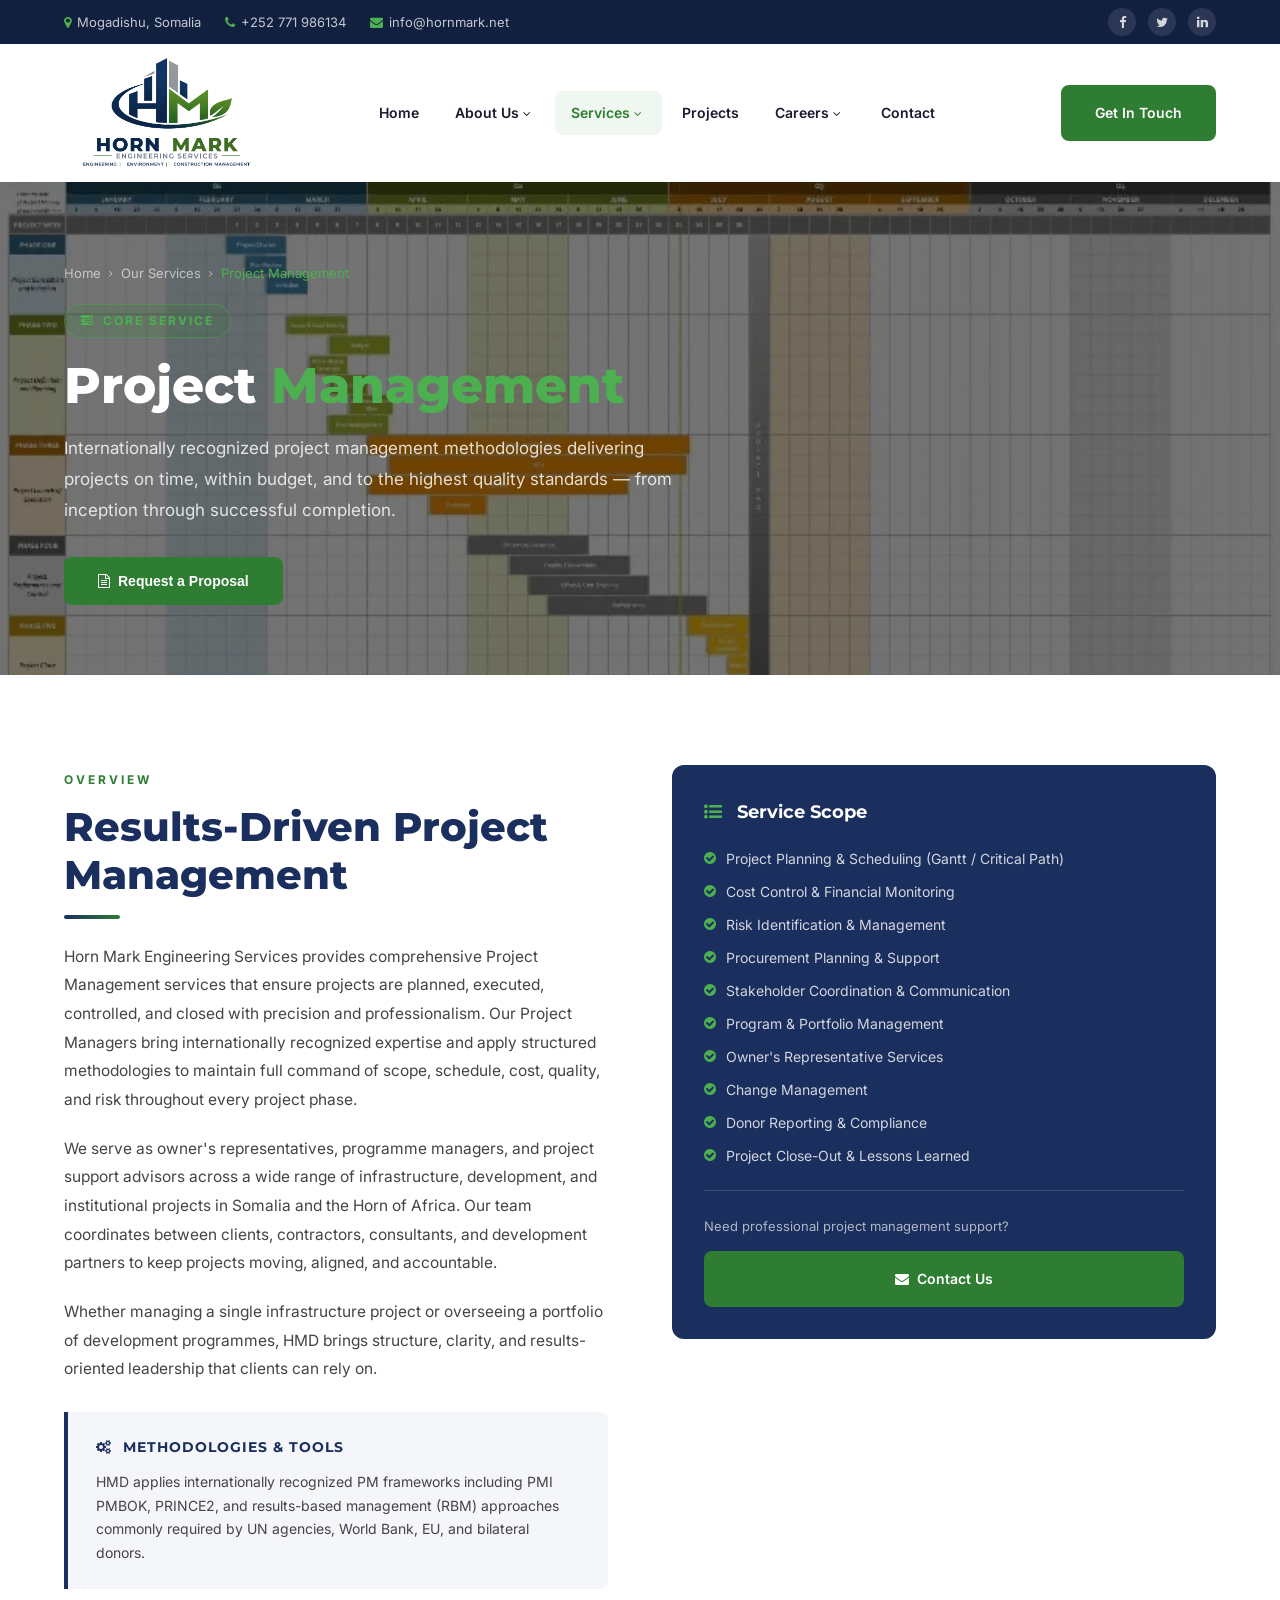
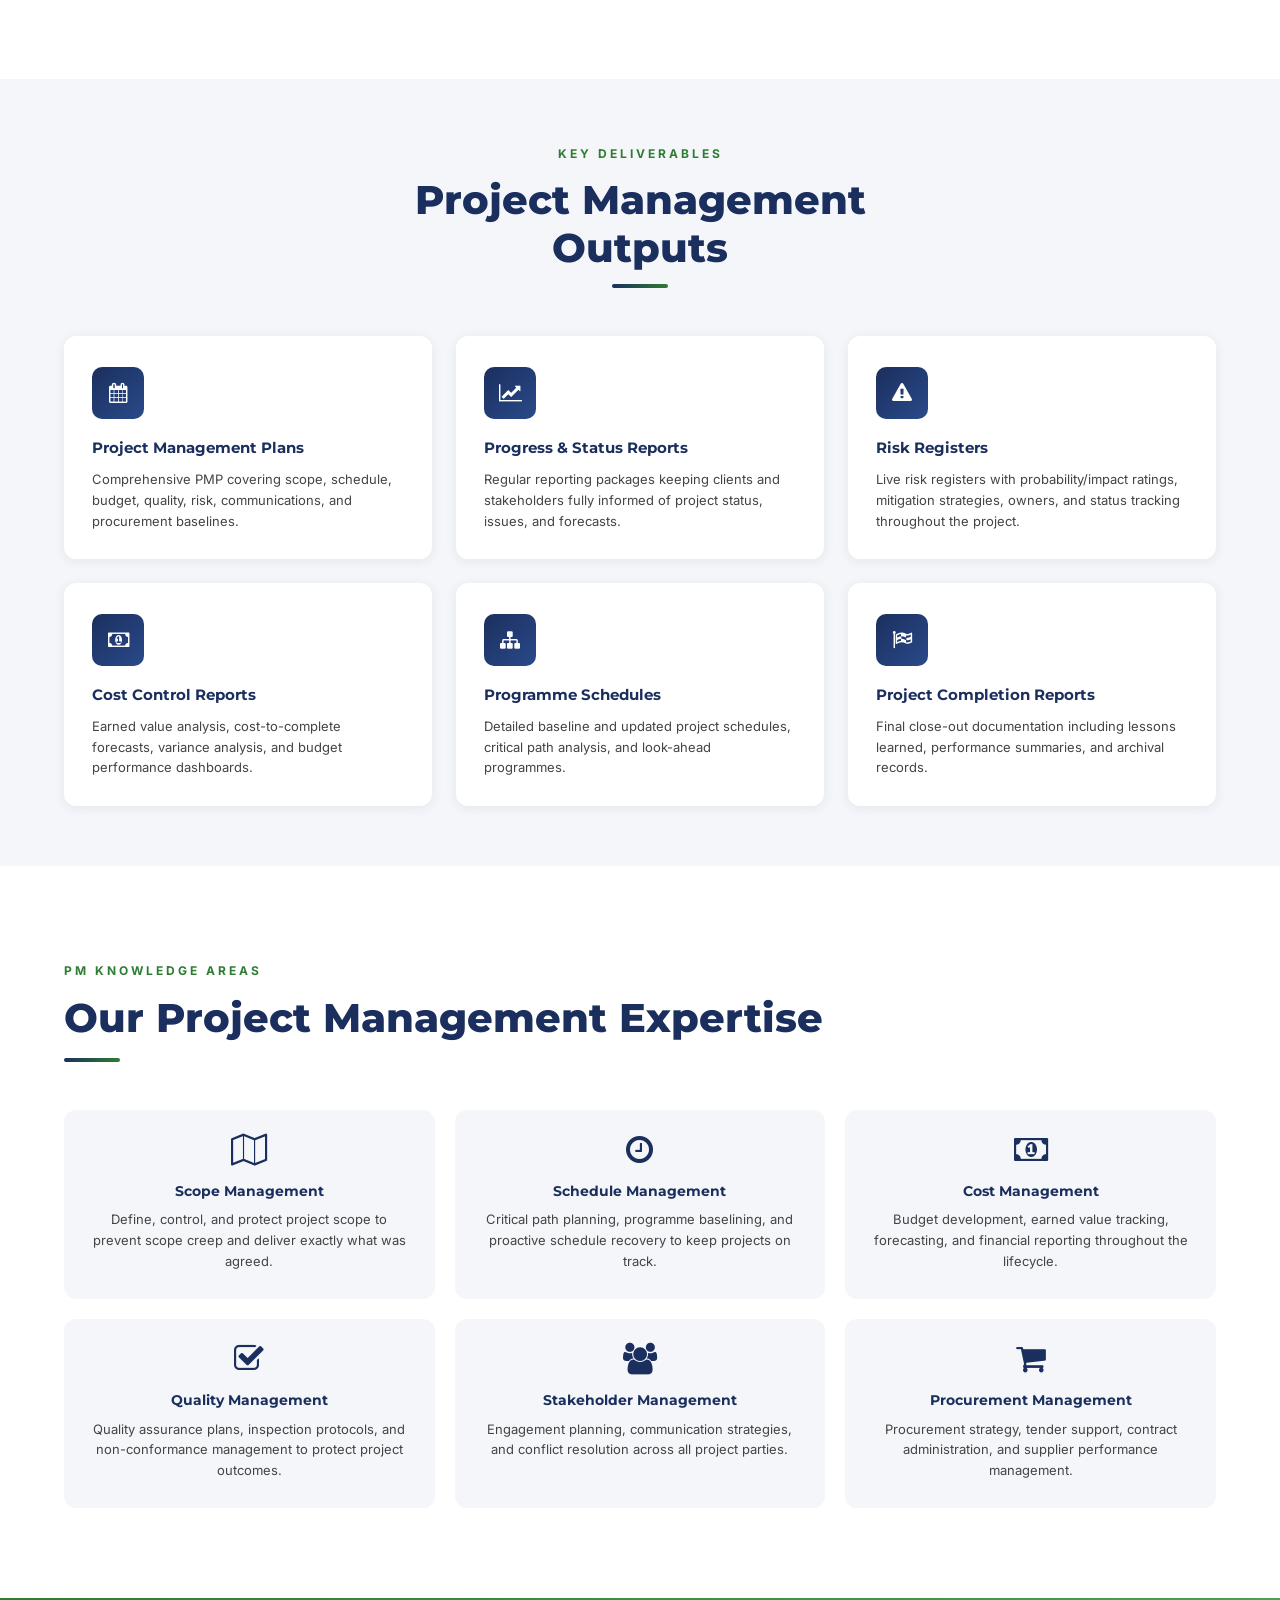
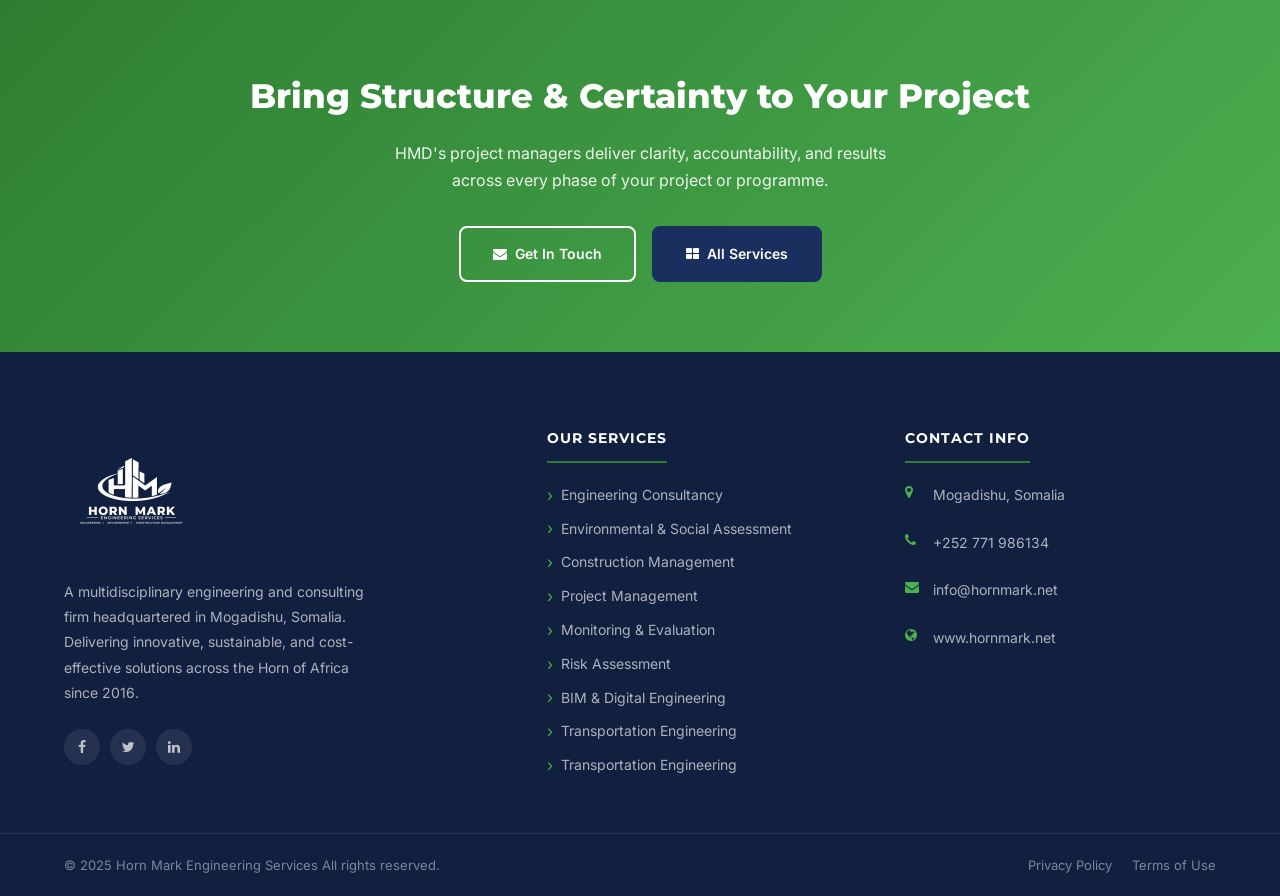
<file: project-management.html>
<!DOCTYPE html>
<html lang="en">
<head>
<meta charset="UTF-8">
<link rel="icon" type="image/svg+xml" href="favicon.svg"><link rel="shortcut icon" href="favicon.svg">
<meta name="viewport" content="width=device-width, initial-scale=1.0">
<title>Project Management – Horn Mark Engineering Services</title>
<link rel="stylesheet" href="https://cdnjs.cloudflare.com/ajax/libs/font-awesome/4.7.0/css/font-awesome.min.css">
<link rel="preconnect" href="https://fonts.googleapis.com">
<link href="https://fonts.googleapis.com/css2?family=Inter:wght@300;400;500;600;700;800&family=Montserrat:wght@400;600;700;800&display=swap" rel="stylesheet">
<style>
:root{--navy:#1B2F5E;--navy-dark:#122040;--green:#2E7D32;--green-light:#4CAF50;--gray-light:#F4F6F9;--white:#FFFFFF;--text-dark:#1A1A2E;--text-body:#444;--shadow-sm:0 2px 12px rgba(27,47,94,0.08);--shadow-md:0 6px 28px rgba(27,47,94,0.14);--radius:8px;--transition:all 0.3s ease}
*,*::before,*::after{box-sizing:border-box;margin:0;padding:0}html{scroll-behavior:smooth}body{font-family:'Inter',sans-serif;color:var(--text-body);background:var(--white);line-height:1.7;font-size:16px}img{max-width:100%;height:auto;display:block}a{text-decoration:none;color:inherit;transition:var(--transition)}ul{list-style:none}
.container{width:100%;max-width:1200px;margin:0 auto;padding:0 24px}.section-pad{padding:90px 0}.section-pad-sm{padding:60px 0}
.section-tag{display:inline-block;font-size:12px;font-weight:700;letter-spacing:3px;text-transform:uppercase;color:var(--green);margin-bottom:12px}
.section-title{font-family:'Montserrat',sans-serif;font-size:clamp(26px,3.5vw,40px);font-weight:800;color:var(--navy);line-height:1.2;margin-bottom:16px}
.divider{width:56px;height:4px;background:linear-gradient(90deg,var(--navy),var(--green));border-radius:2px;margin-bottom:24px}
.btn{display:inline-flex;align-items:center;gap:8px;padding:14px 32px;border-radius:var(--radius);font-weight:600;font-size:14px;cursor:pointer;border:2px solid transparent;transition:var(--transition)}
.btn-primary{background:var(--green);color:var(--white);border-color:var(--green)}.btn-primary:hover{background:var(--green-light);border-color:var(--green-light);color:var(--white);transform:translateY(-2px);box-shadow:0 8px 20px rgba(46,125,50,0.3)}
.btn-navy{background:var(--navy);color:var(--white);border-color:var(--navy)}.btn-navy:hover{background:var(--navy-dark);transform:translateY(-2px)}
.btn-outline-white{background:transparent;color:var(--white);border:2px solid var(--white)}.btn-outline-white:hover{background:var(--white);color:var(--navy);transform:translateY(-2px)}
.top-bar{background:var(--navy-dark);color:rgba(255,255,255,.75);font-size:13px;padding:8px 0}.top-bar .container{display:flex;align-items:center;justify-content:space-between;flex-wrap:wrap;gap:8px}.top-bar-left{display:flex;align-items:center;gap:24px}.top-bar-left span{display:flex;align-items:center;gap:6px}.top-bar-left i{color:var(--green-light)}.top-bar-right{display:flex;gap:12px}.top-bar-right a{width:28px;height:28px;display:flex;align-items:center;justify-content:center;border-radius:50%;background:rgba(255,255,255,.1);color:rgba(255,255,255,.8);font-size:13px;transition:var(--transition)}.top-bar-right a:hover{background:var(--green);color:var(--white)}
.site-header{background:var(--white);box-shadow:var(--shadow-sm);position:sticky;top:0;z-index:1000}.header-inner{display:flex;align-items:center;justify-content:space-between;padding:14px 0}.logo-wrap img{height:110px;width:auto}
.main-nav{display:flex;align-items:center;gap:4px}.main-nav>li{position:relative;z-index:1}.main-nav>li>a{display:block;padding:10px 16px;font-weight:600;font-size:14px;color:var(--text-dark);border-radius:var(--radius);transition:var(--transition)}.main-nav>li>a:hover,.main-nav>li.active>a{color:var(--green);background:rgba(46,125,50,.07)}.main-nav>li>a i{margin-right:4px;font-size:12px}
.main-nav .dropdown-menu{display:none;position:absolute;top:100%;left:0;min-width:240px;background:var(--white);border-radius:var(--radius);box-shadow:var(--shadow-md);padding:8px 0;border-top:3px solid var(--green);z-index:100}.main-nav .dropdown::before{content:'';position:absolute;top:100%;left:0;width:100%;height:12px;background:transparent;}.main-nav .dropdown:hover .dropdown-menu{display:block}.main-nav .dropdown-menu li a{display:block;padding:10px 20px;font-size:14px;color:var(--text-dark);transition:var(--transition)}.main-nav .dropdown-menu li a:hover,.main-nav .dropdown-menu li a.active-sub{color:var(--green);background:var(--gray-light);padding-left:26px}
.nav-cta{margin-left:16px}.nav-toggle{display:none;background:none;border:none;font-size:22px;color:var(--navy);cursor:pointer}
.page-hero{color:var(--white);padding:80px 0 70px;position:relative;overflow:hidden}
.page-hero::before{content:'';position:absolute;inset:0;background:rgba(0,0,0,0.55);z-index:1}
.page-hero .container{position:relative;z-index:2}
.hero-bg-carousel{position:absolute;inset:0;z-index:0}
.hero-bg-slide{position:absolute;inset:0;background-size:cover;background-position:center;background-repeat:no-repeat;opacity:0;transition:opacity 1.5s ease-in-out}
.hero-bg-slide.active{opacity:1}
.breadcrumb{display:flex;align-items:center;gap:8px;font-size:13px;color:rgba(255,255,255,.6);margin-bottom:20px}.breadcrumb a{color:rgba(255,255,255,.6)}.breadcrumb a:hover{color:var(--green-light)}.breadcrumb span{color:var(--green-light)}.breadcrumb i{font-size:10px}
.page-hero h1{font-family:'Montserrat',sans-serif;font-size:clamp(28px,4vw,50px);font-weight:800;line-height:1.1;margin-bottom:20px}.page-hero h1 span{color:var(--green-light)}.page-hero p{font-size:17px;color:rgba(255,255,255,.82);max-width:620px;line-height:1.8;margin-bottom:32px}
.hero-tag{display:inline-flex;align-items:center;gap:8px;background:rgba(46,125,50,.2);border:1px solid rgba(76,175,80,.4);color:var(--green-light);font-size:12px;font-weight:700;letter-spacing:2px;text-transform:uppercase;padding:6px 16px;border-radius:20px;margin-bottom:20px}
.intro-grid{display:grid;grid-template-columns:1fr 1fr;gap:64px;align-items:start}.intro-content p{color:var(--text-body);line-height:1.85;margin-bottom:20px;font-size:15.5px}
.info-box{background:var(--gray-light);border-left:4px solid var(--navy);border-radius:0 var(--radius) var(--radius) 0;padding:24px 28px;margin-top:28px}.info-box h4{font-family:'Montserrat',sans-serif;font-size:14px;font-weight:700;color:var(--navy);margin-bottom:10px;text-transform:uppercase;letter-spacing:1px}.info-box p{font-size:14px;color:var(--text-body);margin:0;line-height:1.7}
.sidebar-card{background:var(--navy);border-radius:12px;padding:32px;color:var(--white);position:sticky;top:100px}.sidebar-card h3{font-family:'Montserrat',sans-serif;font-size:18px;font-weight:700;margin-bottom:20px}.sidebar-card ul{display:flex;flex-direction:column;gap:12px}.sidebar-card ul li{display:flex;align-items:flex-start;gap:10px;font-size:14px;color:rgba(255,255,255,.8);line-height:1.5}.sidebar-card ul li i{color:var(--green-light);flex-shrink:0;margin-top:3px}.sidebar-cta{margin-top:24px;padding-top:24px;border-top:1px solid rgba(255,255,255,.12)}.sidebar-cta p{font-size:13px;color:rgba(255,255,255,.65);margin-bottom:14px}
.deliverables{background:var(--gray-light)}.del-grid{display:grid;grid-template-columns:repeat(3,1fr);gap:24px}.del-card{background:var(--white);border-radius:12px;padding:28px;box-shadow:var(--shadow-sm);transition:var(--transition);border-top:3px solid transparent}.del-card:hover{transform:translateY(-5px);box-shadow:var(--shadow-md);border-top-color:var(--green)}.del-icon{width:52px;height:52px;background:linear-gradient(135deg,var(--navy),#2a4a8a);border-radius:10px;display:flex;align-items:center;justify-content:center;margin-bottom:16px;transition:var(--transition)}.del-card:hover .del-icon{background:linear-gradient(135deg,var(--green),var(--green-light))}.del-icon i{color:var(--white);font-size:20px}.del-card h4{font-family:'Montserrat',sans-serif;font-size:15px;font-weight:700;color:var(--navy);margin-bottom:8px}.del-card p{font-size:13px;color:var(--text-body);line-height:1.6}
/* PM areas grid */
.areas-section{background:var(--white)}.areas-grid{display:grid;grid-template-columns:repeat(3,1fr);gap:20px}
.area-card{background:var(--gray-light);border-radius:12px;padding:24px;text-align:center;transition:var(--transition);border-bottom:3px solid transparent}
.area-card:hover{background:var(--white);box-shadow:var(--shadow-sm);border-bottom-color:var(--navy);transform:translateY(-3px)}
.area-card i{font-size:32px;color:var(--navy);margin-bottom:14px;display:block;transition:var(--transition)}
.area-card:hover i{color:var(--green)}
.area-card h4{font-family:'Montserrat',sans-serif;font-size:14px;font-weight:700;color:var(--navy);margin-bottom:6px}
.area-card p{font-size:13px;color:var(--text-body);line-height:1.6}
.cta-band{background:linear-gradient(135deg,var(--green) 0%,var(--green-light) 100%);padding:70px 0;text-align:center}.cta-band h2{font-family:'Montserrat',sans-serif;font-size:clamp(22px,3vw,34px);font-weight:800;color:var(--white);margin-bottom:14px}.cta-band p{color:rgba(255,255,255,.9);font-size:16px;margin-bottom:32px;max-width:520px;margin-left:auto;margin-right:auto}
.site-footer{background:var(--navy-dark);color:rgba(255,255,255,.75);padding:72px 0 0}.footer-grid{display:grid;grid-template-columns:1.4fr 1fr 1fr;gap:48px;padding-bottom:56px}.footer-brand img{height:135px;width:auto;margin-bottom:20px}.footer-brand p{font-size:14px;line-height:1.8;color:rgba(255,255,255,.65);margin-bottom:24px;max-width:300px}.footer-social{display:flex;gap:10px}.footer-social a{width:36px;height:36px;background:rgba(255,255,255,.08);border-radius:50%;display:flex;align-items:center;justify-content:center;color:rgba(255,255,255,.7);font-size:14px;transition:var(--transition)}.footer-social a:hover{background:var(--green);color:var(--white)}
.footer-col h4{font-family:'Montserrat',sans-serif;font-size:14px;font-weight:700;color:var(--white);letter-spacing:1px;text-transform:uppercase;margin-bottom:20px;padding-bottom:10px;border-bottom:2px solid var(--green);display:inline-block}.footer-col ul{display:flex;flex-direction:column;gap:10px}.footer-col ul li a{font-size:14px;color:rgba(255,255,255,.65);display:flex;align-items:center;gap:8px;transition:var(--transition)}.footer-col ul li a::before{content:'›';color:var(--green-light);font-size:16px;line-height:1}.footer-col ul li a:hover{color:var(--green-light);padding-left:4px}
.footer-contact li{display:flex;align-items:flex-start;gap:12px;margin-bottom:14px;font-size:14px;color:rgba(255,255,255,.65)}.footer-contact li i{color:var(--green-light);margin-top:2px;flex-shrink:0;width:16px}
.footer-bottom{border-top:1px solid rgba(255,255,255,.08);padding:20px 0}.footer-bottom .container{display:flex;align-items:center;justify-content:space-between;flex-wrap:wrap;gap:12px}.footer-bottom p{font-size:13px;color:rgba(255,255,255,.45)}.footer-bottom-links{display:flex;gap:20px}.footer-bottom-links a{font-size:13px;color:rgba(255,255,255,.45);transition:var(--transition)}.footer-bottom-links a:hover{color:var(--green-light)}
@media(max-width:992px){.intro-grid{grid-template-columns:1fr;gap:40px}.sidebar-card{position:static}.del-grid{grid-template-columns:1fr 1fr}.areas-grid{grid-template-columns:1fr 1fr}.footer-grid{grid-template-columns:1fr 1fr}}
@media(max-width:768px){.top-bar-left span:not(:first-child){display:none}.main-nav{display:none;position:absolute;top:100%;left:0;right:0;flex-direction:column;background:var(--white);padding:16px;box-shadow:var(--shadow-md);gap:0}.main-nav.open{display:flex}.main-nav .dropdown-menu{position:static;box-shadow:none;border:none;background:var(--gray-light);padding-left:16px;display:none}.main-nav .dropdown.open .dropdown-menu{display:block}.nav-toggle{display:block}.nav-cta{display:none}.site-header{position:relative}.del-grid{grid-template-columns:1fr}.areas-grid{grid-template-columns:1fr}.footer-grid{grid-template-columns:1fr}}
.client-banner{display:block;position:static;width:100%;background:var(--navy);border-top:3px solid var(--green);padding:13px 0;box-sizing:border-box;overflow:hidden}.client-banner .container{display:flex;align-items:center;justify-content:center;gap:8px 14px;flex-wrap:wrap}.client-banner-text{font-size:13px;font-weight:600;letter-spacing:1.6px;text-transform:uppercase;color:rgba(255,255,255,.88);white-space:nowrap}.client-banner-sep{color:var(--green-light);font-size:13px;line-height:1;flex-shrink:0}@media(max-width:480px){.client-banner{padding:10px 0}.client-banner-text{font-size:11.5px;letter-spacing:1.2px}.client-banner-sep{font-size:10px}}
</style>
<style>
.modal-overlay{display:none;position:fixed;inset:0;background:rgba(18,32,64,0.72);backdrop-filter:blur(4px);z-index:2000;align-items:center;justify-content:center;padding:20px;}
.modal-overlay.open{display:flex;}
.modal{background:#fff;border-radius:12px;width:100%;max-width:720px;max-height:90vh;overflow-y:auto;box-shadow:0 24px 80px rgba(0,0,0,0.3);animation:modalIn 0.25s ease;}
@keyframes modalIn{from{opacity:0;transform:translateY(-20px)}to{opacity:1;transform:translateY(0)}}
.modal-header{background:linear-gradient(135deg,#122040 0%,#1B2F5E 100%);color:#fff;padding:28px 32px 20px;position:relative;border-radius:12px 12px 0 0;}
.modal-header h2{font-family:'Montserrat',sans-serif;font-size:20px;font-weight:800;margin:0 0 6px;}
.modal-header p{font-size:13px;color:rgba(255,255,255,0.75);margin:0;}
.modal-close{position:absolute;top:16px;right:20px;background:rgba(255,255,255,0.12);border:none;color:#fff;width:32px;height:32px;border-radius:50%;font-size:18px;cursor:pointer;display:flex;align-items:center;justify-content:center;}
.modal-close:hover{background:rgba(255,255,255,0.25);}
.modal-body{padding:28px 32px;}
.modal-accent{height:3px;background:linear-gradient(90deg,#2E7D32,#4CAF50);border-radius:2px;margin-bottom:24px;}
.form-row{display:grid;grid-template-columns:1fr 1fr;gap:16px;}
@media(max-width:560px){.form-row{grid-template-columns:1fr;}}
.form-group{display:flex;flex-direction:column;gap:6px;margin-bottom:16px;}
.form-group label{font-size:12px;font-weight:700;color:#1B2F5E;text-transform:uppercase;letter-spacing:0.5px;}
.form-group label span{color:#c0392b;}
.form-group input,.form-group select,.form-group textarea{border:1.5px solid #d1d9e6;border-radius:6px;padding:10px 14px;font-size:14px;font-family:'Inter',sans-serif;transition:border-color 0.2s;background:#fafbfc;color:#1a1a2e;}
.form-group input:focus,.form-group select:focus,.form-group textarea:focus{outline:none;border-color:#2E7D32;background:#fff;}
.form-group textarea{min-height:100px;resize:vertical;}
.file-hint{font-size:11px;color:#888;margin-top:4px;}
.modal-submit{width:100%;padding:14px;background:linear-gradient(135deg,#2E7D32,#4CAF50);color:#fff;border:none;border-radius:8px;font-size:15px;font-weight:700;font-family:'Montserrat',sans-serif;cursor:pointer;margin-top:8px;transition:opacity 0.2s;}
.modal-submit:hover{opacity:0.9;}
.modal-submit:disabled{opacity:0.6;cursor:not-allowed;}
.success-icon{width:72px;height:72px;background:linear-gradient(135deg,#2E7D32,#4CAF50);border-radius:50%;display:flex;align-items:center;justify-content:center;margin:0 auto 24px;}
</style><style>
</style></head>
<body>
<div class="top-bar"><div class="container"><div class="top-bar-left"><span><i class="fa fa-map-marker"></i> Mogadishu, Somalia</span><span><i class="fa fa-phone"></i> +252 771 986134</span><span><i class="fa fa-envelope"></i> info@hornmark.net</span></div><div class="top-bar-right"><a href="#"><i class="fa fa-facebook"></i></a><a href="#"><i class="fa fa-twitter"></i></a><a href="#"><i class="fa fa-linkedin"></i></a></div></div></div>
<header class="site-header"><div class="container"><div class="header-inner">
<div class="logo-wrap"><a href="index.html"><img src="horn_mark_engineering_services_logo.png" alt="Horn Mark Engineering Services Logo"></a></div>
<button class="nav-toggle" id="navToggle"><i class="fa fa-bars"></i></button>
<nav><ul class="main-nav" id="mainNav">
<li><a href="index.html">Home</a></li><li class="dropdown"><a href="index.html#about">About Us <i class="fa fa-angle-down"></i></a><ul class="dropdown-menu"><li><a href="index.html#key-personnel">Key Personnel</a></li><li><a href="index.html#organizational-chart">Organizational Chart</a></li><li><a href="index.html#board-of-management">Board of Management</a></li></ul></li>
<li class="dropdown active"><a href="index.html#services">Services <i class="fa fa-angle-down"></i></a>
<ul class="dropdown-menu">
<li><a href="engineering-consultancy.html">Engineering Consultancy</a></li>
<li><a href="environmental-assessment.html">Environmental &amp; Social Assessment</a></li>
<li><a href="construction-management.html">Construction Management</a></li>
<li><a href="project-management.html" class="active-sub">Project Management</a></li>
<li><a href="monitoring-evaluation.html">Monitoring &amp; Evaluation</a></li>
<li><a href="risk-assessment.html">Risk Assessment</a></li>
<li><a href="bim-digital-engineering.html">BIM &amp; Digital Engineering</a></li><li><a href="transportation-engineering.html">Transportation Engineering</a></li>
</ul></li>
          <li><a href="projects.html">Projects</a></li>
          <li class="dropdown"><a href="careers.html">Careers <i class="fa fa-angle-down"></i></a><ul class="dropdown-menu"><li><a href="careers.html#employment-opportunities">Employment Opportunities</a></li></ul></li>
          <li><a href="index.html#contact">Contact</a></li>
</ul></nav>
<a href="index.html#contact" class="btn btn-primary nav-cta">Get In Touch</a>
</div></div></header>

<section class="page-hero">
<div class="hero-bg-carousel">
<div class="hero-bg-slide active" style="background-image: url('construction01.webp');"></div>
<div class="hero-bg-slide" style="background-image: url('construction02.webp');"></div>
<div class="hero-bg-slide" style="background-image: url('project-management-service.jpeg');"></div>
</div>
<div class="container">
<div class="breadcrumb"><a href="index.html">Home</a><i class="fa fa-angle-right"></i><a href="index.html#services">Our Services</a><i class="fa fa-angle-right"></i><span>Project Management</span></div>
<div class="hero-tag"><i class="fa fa-tasks"></i> Core Service</div>
<h1>Project <span>Management</span></h1>
<p>Internationally recognized project management methodologies delivering projects on time, within budget, and to the highest quality standards — from inception through successful completion.</p>
<button onclick="openProposalModal()" class="btn btn-primary"><i class="fa fa-file-text-o"></i> Request a Proposal</button>
</div>
</section>

<section class="section-pad" style="background:var(--white)"><div class="container"><div class="intro-grid">
<div class="intro-content">
<span class="section-tag">Overview</span>
<h2 class="section-title">Results-Driven Project Management</h2>
<div class="divider"></div>
<p>Horn Mark Engineering Services provides comprehensive Project Management services that ensure projects are planned, executed, controlled, and closed with precision and professionalism. Our Project Managers bring internationally recognized expertise and apply structured methodologies to maintain full command of scope, schedule, cost, quality, and risk throughout every project phase.</p>
<p>We serve as owner's representatives, programme managers, and project support advisors across a wide range of infrastructure, development, and institutional projects in Somalia and the Horn of Africa. Our team coordinates between clients, contractors, consultants, and development partners to keep projects moving, aligned, and accountable.</p>
<p>Whether managing a single infrastructure project or overseeing a portfolio of development programmes, HMD brings structure, clarity, and results-oriented leadership that clients can rely on.</p>
<div class="info-box"><h4><i class="fa fa-cogs" style="margin-right:6px;color:var(--navy)"></i> Methodologies &amp; Tools</h4><p>HMD applies internationally recognized PM frameworks including PMI PMBOK, PRINCE2, and results-based management (RBM) approaches commonly required by UN agencies, World Bank, EU, and bilateral donors.</p></div>
</div>
<div><div class="sidebar-card">
<h3><i class="fa fa-list-ul" style="margin-right:10px;color:var(--green-light)"></i> Service Scope</h3>
<ul>
<li><i class="fa fa-check-circle"></i> Project Planning &amp; Scheduling (Gantt / Critical Path)</li>
<li><i class="fa fa-check-circle"></i> Cost Control &amp; Financial Monitoring</li>
<li><i class="fa fa-check-circle"></i> Risk Identification &amp; Management</li>
<li><i class="fa fa-check-circle"></i> Procurement Planning &amp; Support</li>
<li><i class="fa fa-check-circle"></i> Stakeholder Coordination &amp; Communication</li>
<li><i class="fa fa-check-circle"></i> Program &amp; Portfolio Management</li>
<li><i class="fa fa-check-circle"></i> Owner's Representative Services</li>
<li><i class="fa fa-check-circle"></i> Change Management</li>
<li><i class="fa fa-check-circle"></i> Donor Reporting &amp; Compliance</li>
<li><i class="fa fa-check-circle"></i> Project Close-Out &amp; Lessons Learned</li>
</ul>
<div class="sidebar-cta"><p>Need professional project management support?</p><a href="index.html#contact" class="btn btn-primary" style="width:100%;justify-content:center;"><i class="fa fa-envelope"></i> Contact Us</a></div>
</div></div>
</div></div></section>

<section class="deliverables section-pad-sm"><div class="container">
<div style="text-align:center;margin-bottom:48px;"><span class="section-tag">Key Deliverables</span><h2 class="section-title" style="max-width:500px;margin:0 auto 12px;">Project Management Outputs</h2><div class="divider" style="margin:0 auto;"></div></div>
<div class="del-grid">
<div class="del-card"><div class="del-icon"><i class="fa fa-calendar"></i></div><h4>Project Management Plans</h4><p>Comprehensive PMP covering scope, schedule, budget, quality, risk, communications, and procurement baselines.</p></div>
<div class="del-card"><div class="del-icon"><i class="fa fa-line-chart"></i></div><h4>Progress &amp; Status Reports</h4><p>Regular reporting packages keeping clients and stakeholders fully informed of project status, issues, and forecasts.</p></div>
<div class="del-card"><div class="del-icon"><i class="fa fa-exclamation-triangle"></i></div><h4>Risk Registers</h4><p>Live risk registers with probability/impact ratings, mitigation strategies, owners, and status tracking throughout the project.</p></div>
<div class="del-card"><div class="del-icon"><i class="fa fa-money"></i></div><h4>Cost Control Reports</h4><p>Earned value analysis, cost-to-complete forecasts, variance analysis, and budget performance dashboards.</p></div>
<div class="del-card"><div class="del-icon"><i class="fa fa-sitemap"></i></div><h4>Programme Schedules</h4><p>Detailed baseline and updated project schedules, critical path analysis, and look-ahead programmes.</p></div>
<div class="del-card"><div class="del-icon"><i class="fa fa-flag-checkered"></i></div><h4>Project Completion Reports</h4><p>Final close-out documentation including lessons learned, performance summaries, and archival records.</p></div>
</div></div></section>

<section class="areas-section section-pad"><div class="container">
<div style="margin-bottom:48px;"><span class="section-tag">PM Knowledge Areas</span><h2 class="section-title">Our Project Management Expertise</h2><div class="divider"></div></div>
<div class="areas-grid">
<div class="area-card"><i class="fa fa-map-o"></i><h4>Scope Management</h4><p>Define, control, and protect project scope to prevent scope creep and deliver exactly what was agreed.</p></div>
<div class="area-card"><i class="fa fa-clock-o"></i><h4>Schedule Management</h4><p>Critical path planning, programme baselining, and proactive schedule recovery to keep projects on track.</p></div>
<div class="area-card"><i class="fa fa-money"></i><h4>Cost Management</h4><p>Budget development, earned value tracking, forecasting, and financial reporting throughout the lifecycle.</p></div>
<div class="area-card"><i class="fa fa-check-square-o"></i><h4>Quality Management</h4><p>Quality assurance plans, inspection protocols, and non-conformance management to protect project outcomes.</p></div>
<div class="area-card"><i class="fa fa-users"></i><h4>Stakeholder Management</h4><p>Engagement planning, communication strategies, and conflict resolution across all project parties.</p></div>
<div class="area-card"><i class="fa fa-shopping-cart"></i><h4>Procurement Management</h4><p>Procurement strategy, tender support, contract administration, and supplier performance management.</p></div>
</div></div></section>

<section class="cta-band"><div class="container">
<h2>Bring Structure &amp; Certainty to Your Project</h2>
<p>HMD's project managers deliver clarity, accountability, and results across every phase of your project or programme.</p>
<div style="display:flex;gap:16px;justify-content:center;flex-wrap:wrap;">
<a href="index.html#contact" class="btn btn-outline-white"><i class="fa fa-envelope"></i> Get In Touch</a>
<a href="index.html#services" class="btn btn-navy"><i class="fa fa-th-large"></i> All Services</a>
</div></div></section>

<footer class="site-footer"><div class="container"><div class="footer-grid">
<div class="footer-brand"><a href="index.html"><img src="hornmark2.webp" alt="Horn Mark Engineering Services Logo"></a><p>A multidisciplinary engineering and consulting firm headquartered in Mogadishu, Somalia. Delivering innovative, sustainable, and cost-effective solutions across the Horn of Africa since 2016.</p><div class="footer-social"><a href="#"><i class="fa fa-facebook"></i></a><a href="#"><i class="fa fa-twitter"></i></a><a href="#"><i class="fa fa-linkedin"></i></a></div></div>
<div class="footer-col"><h4>Our Services</h4><ul><li><a href="engineering-consultancy.html">Engineering Consultancy</a></li><li><a href="environmental-assessment.html">Environmental &amp; Social Assessment</a></li><li><a href="construction-management.html">Construction Management</a></li><li><a href="project-management.html">Project Management</a></li><li><a href="monitoring-evaluation.html">Monitoring &amp; Evaluation</a></li><li><a href="risk-assessment.html">Risk Assessment</a></li><li><a href="bim-digital-engineering.html">BIM &amp; Digital Engineering</a></li><li><a href="transportation-engineering.html">Transportation Engineering</a></li><li><a href="transportation-engineering.html">Transportation Engineering</a></li></ul></div>
<div class="footer-col"><h4>Contact Info</h4><ul class="footer-contact"><li><i class="fa fa-map-marker"></i> Mogadishu, Somalia</li><li><i class="fa fa-phone"></i> +252 771 986134</li><li><i class="fa fa-envelope"></i> info@hornmark.net</li><li><i class="fa fa-globe"></i> www.hornmark.net</li></ul></div>
</div></div>
<div class="footer-bottom"><div class="container"><p>&copy; 2025 Horn Mark Engineering Services All rights reserved.</p><div class="footer-bottom-links"><a href="#">Privacy Policy</a><a href="#">Terms of Use</a></div></div></div>
</footer>
<script>const navToggle=document.getElementById('navToggle');const mainNav=document.getElementById('mainNav');navToggle.addEventListener('click',()=>mainNav.classList.toggle('open'));document.querySelectorAll('.main-nav .dropdown>a').forEach(l=>l.addEventListener('click',e=>{if(window.innerWidth<=768){e.preventDefault();l.parentElement.classList.toggle('open');}}));</script>
<script>(function(){const slides=document.querySelectorAll('.hero-bg-slide');if(slides.length<2)return;let current=0;setInterval(()=>{slides[current].classList.remove('active');current=(current+1)%slides.length;slides[current].classList.add('active');},5000);})();</script>


<div class="modal-overlay" id="proposalModal" role="dialog" aria-modal="true" aria-labelledby="modalTitle">
  <div class="modal">
    <div class="modal-header">
      <h2 id="modalTitle"><i class="fa fa-file-text-o" style="margin-right:10px;color:#4CAF50;"></i>Request a Proposal</h2>
      <p>Submit your project details and we'll prepare a tailored technical &amp; financial proposal.</p>
      <button class="modal-close" onclick="closeProposalModal()" aria-label="Close">&times;</button>
    </div>
    <div class="modal-body" id="proposalFormWrap">
      <div class="modal-accent"></div>
      <div id="pf-error" style="display:none;background:#fff0f0;border:1px solid #f5c6cb;border-radius:6px;padding:12px 16px;margin-bottom:16px;color:#721c24;font-size:13px;"></div>
      <form id="proposalForm" enctype="multipart/form-data">
        <div class="form-row">
          <div class="form-group"><label for="pf-name">Full Name <span>*</span></label><input type="text" id="pf-name" name="full_name" placeholder="Your full name" required></div>
          <div class="form-group"><label for="pf-org">Organisation / Company</label><input type="text" id="pf-org" name="organisation" placeholder="Company or institution"></div>
        </div>
        <div class="form-row">
          <div class="form-group"><label for="pf-email">Email Address <span>*</span></label><input type="email" id="pf-email" name="email" placeholder="you@example.com" required></div>
          <div class="form-group"><label for="pf-phone">Phone Number</label><input type="tel" id="pf-phone" name="phone" placeholder="+252 771 986134"></div>
        </div>
        <div class="form-row">
          <div class="form-group"><label for="pf-service">Service Required <span>*</span></label>
            <select id="pf-service" name="service_required" required>
              <option value="" disabled selected>Select a service…</option>
              <option>Engineering Consultancy</option>
              <option>Environmental &amp; Social Assessment</option>
              <option>Construction Management</option>
              <option>Project Management</option>
              <option>Monitoring, Evaluation &amp; Learning</option>
              <option>Risk Assessment &amp; Management</option>
              <option>BIM &amp; Digital Engineering</option><option>Transportation Engineering Services</option>
              <option>Multiple / Other</option>
            </select>
          </div>
          <div class="form-group"><label for="pf-location">Project Location <span>*</span></label><input type="text" id="pf-location" name="project_location" placeholder="City, Region, Country" required></div>
        </div>
        <div class="form-group"><label for="pf-desc">Brief Project Description <span>*</span></label><textarea id="pf-desc" name="project_description" placeholder="Describe your project, objectives, and any specific requirements…" required></textarea></div>
        <div class="form-row">
          <div class="form-group"><label for="pf-start">Expected Start Date</label><input type="date" id="pf-start" name="expected_start_date"></div>
          <div class="form-group"><label for="pf-budget">Estimated Budget (USD)</label><input type="text" id="pf-budget" name="estimated_budget" placeholder="e.g. $50,000 – $100,000"></div>
        </div>
        <div class="form-group">
          <div style="background:#f0f4ff;border-left:4px solid #1B2F5E;border-radius:0 6px 6px 0;padding:12px 16px;font-size:13px;color:#444;line-height:1.6;">
            <i class="fa fa-paperclip" style="margin-right:6px;color:#1B2F5E;"></i>
            To attach documents, email them to <a href="mailto:info@hornmark.net" style="color:#2E7D32;font-weight:600;">info@hornmark.net</a> with your project name in the subject line.
          </div>
        </div>
        <input type="hidden" name="_subject" value="New Proposal Request — Horn Mark Engineering Services">
        <button type="submit" id="pf-submit" class="modal-submit"><i class="fa fa-paper-plane"></i> Submit Proposal Request</button>
      </form>
    </div>
    <div id="proposalSuccess" style="display:none;text-align:center;padding:48px 32px;">
      <div class="success-icon"><i class="fa fa-check" style="font-size:32px;color:#fff;"></i></div>
      <h3 style="font-family:'Montserrat',sans-serif;font-size:20px;font-weight:800;color:#1B2F5E;margin-bottom:12px;">Request Received!</h3>
      <p style="font-size:15px;line-height:1.7;max-width:420px;margin:0 auto 28px;">Thank you for your request. Our technical team will review your project information and contact you within <strong>2–3 business days.</strong></p>
      <button onclick="closeProposalModal()" class="btn btn-primary" style="margin:0 auto;"><i class="fa fa-times"></i> Close</button>
    </div>
  </div>
</div>

<script>
  function openProposalModal(){document.getElementById('proposalModal').classList.add('open');document.body.style.overflow='hidden';}
  function closeProposalModal(){
    document.getElementById('proposalModal').classList.remove('open');
    document.body.style.overflow='';
    setTimeout(function(){
      document.getElementById('proposalFormWrap').style.display='';
      document.getElementById('proposalSuccess').style.display='none';
      document.getElementById('proposalForm').reset();
      document.getElementById('pf-error').style.display='none';
    },300);
  }
  document.getElementById('proposalModal').addEventListener('click',function(e){if(e.target===this)closeProposalModal();});
  document.addEventListener('keydown',function(e){if(e.key==='Escape')closeProposalModal();});
  document.getElementById('proposalForm').addEventListener('submit',function(e){
    e.preventDefault();
    var btn=document.getElementById('pf-submit'),errBox=document.getElementById('pf-error');
    btn.disabled=true;btn.innerHTML='<i class="fa fa-spinner fa-spin"></i> Sending…';errBox.style.display='none';
    fetch('https://formspree.io/f/xaqgqoqq',{method:'POST',body:new FormData(this),headers:{'Accept':'application/json'}})
    .then(function(res){
      if(res.ok){document.getElementById('proposalFormWrap').style.display='none';document.getElementById('proposalSuccess').style.display='block';}
      else return res.json().then(function(j){throw new Error(j.error||'Submission failed.');});
    })
    .catch(function(err){
      btn.disabled=false;btn.innerHTML='<i class="fa fa-paper-plane"></i> Submit Proposal Request';
      errBox.style.display='block';
      errBox.textContent=(err instanceof TypeError)?'Network error — please try again or email info@hornmark.net':(err.message||'Something went wrong. Please email info@hornmark.net');
    });
  });
</script>
</body></html>
</file>
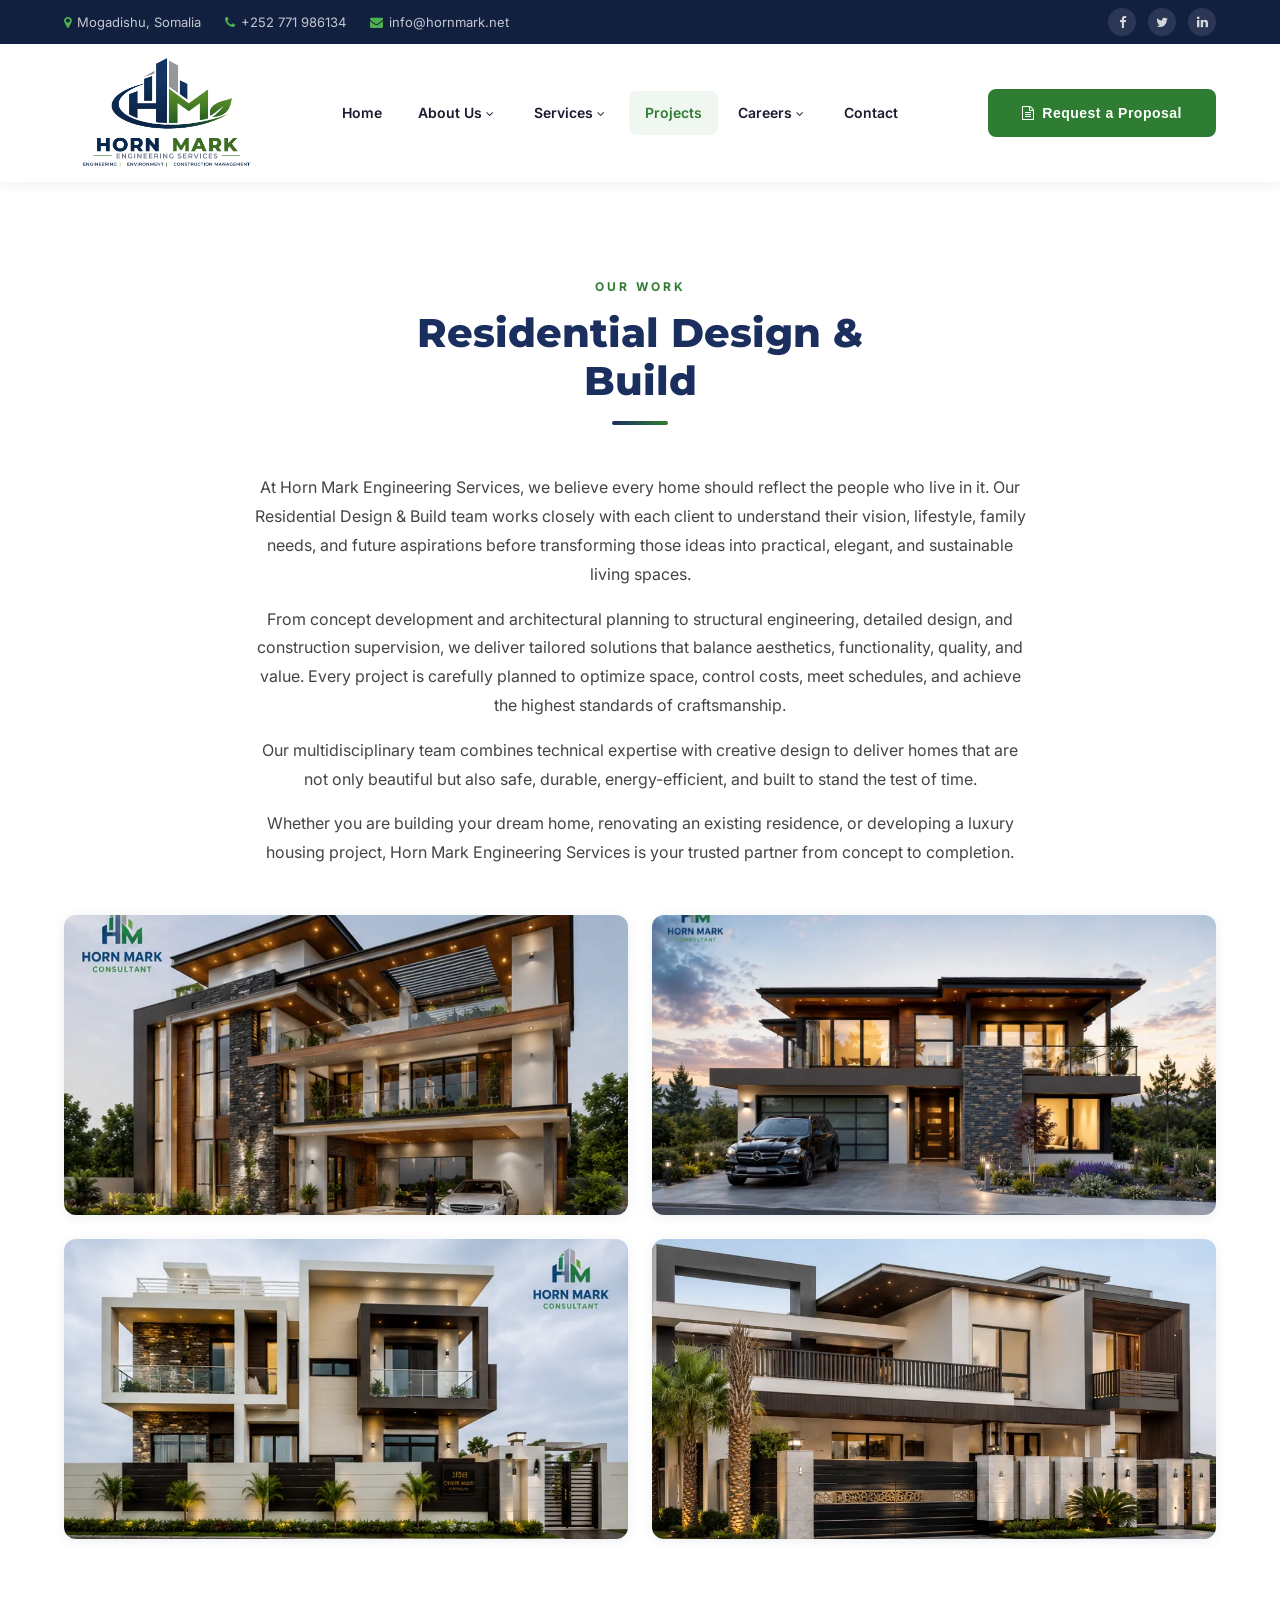
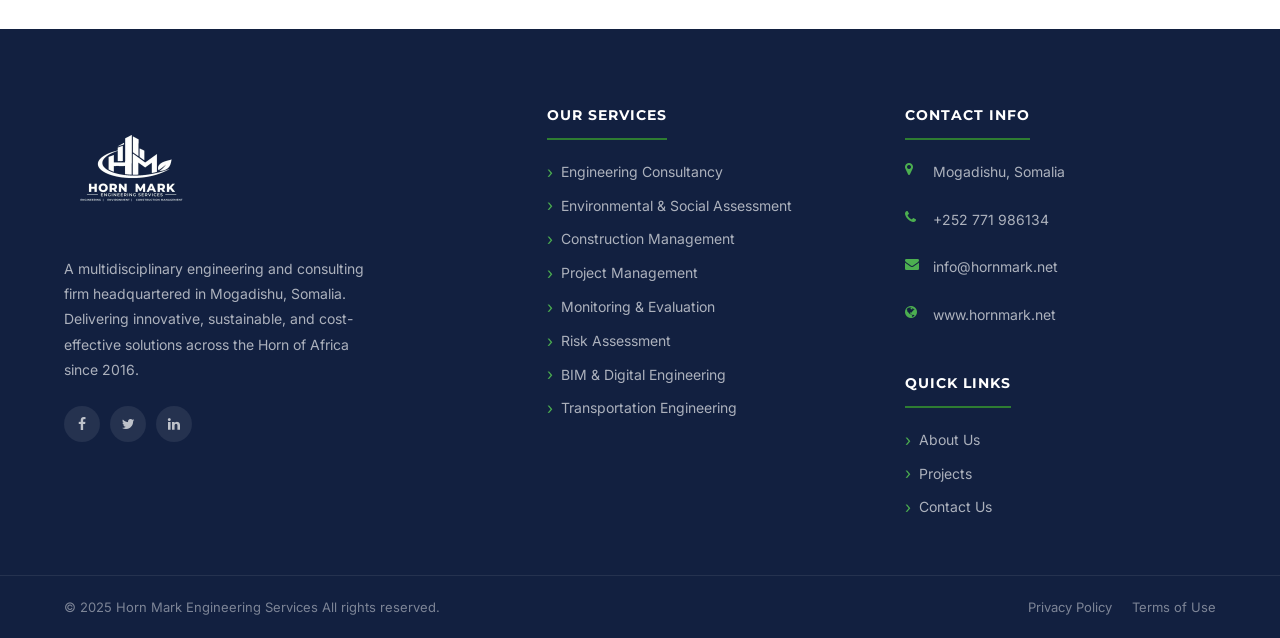
<file: projects.html>
<!DOCTYPE html>
<html lang="en">
<head>
<meta charset="UTF-8">
<link rel="icon" type="image/svg+xml" href="favicon.svg"><link rel="shortcut icon" href="favicon.svg">
<meta name="viewport" content="width=device-width, initial-scale=1.0">
<title>Projects – Horn Mark Engineering Services</title>

<!-- Font Awesome (local) -->
<link rel="stylesheet" href="https://cdnjs.cloudflare.com/ajax/libs/font-awesome/4.7.0/css/font-awesome.min.css">
<!-- Google Fonts -->
<link rel="preconnect" href="https://fonts.googleapis.com">
<link href="https://fonts.googleapis.com/css2?family=Inter:wght@300;400;500;600;700;800&family=Montserrat:wght@400;600;700;800&display=swap" rel="stylesheet">

<style>
/* ============================================================
   BRAND TOKENS
   ============================================================ */
:root {
  --navy:      #1B2F5E;
  --navy-dark: #122040;
  --green:     #2E7D32;
  --green-light:#4CAF50;
  --gray-light: #F4F6F9;
  --gray-mid:   #B0BEC5;
  --white:      #FFFFFF;
  --text-dark:  #1A1A2E;
  --text-body:  #444;
  --shadow-sm:  0 2px 12px rgba(27,47,94,0.08);
  --shadow-md:  0 6px 28px rgba(27,47,94,0.14);
  --radius:     8px;
  --transition: all 0.3s ease;
}

/* ============================================================
   RESET & BASE
   ============================================================ */
*, *::before, *::after { box-sizing: border-box; margin: 0; padding: 0; }
html { scroll-behavior: smooth; }
body { font-family: 'Inter', sans-serif; color: var(--text-body); background: var(--white); line-height: 1.7; font-size: 16px; }
img { max-width: 100%; height: auto; display: block; }
a { text-decoration: none; color: inherit; transition: var(--transition); }
ul { list-style: none; }
.container { width: 100%; max-width: 1200px; margin: 0 auto; padding: 0 24px; }
.section-pad { padding: 90px 0; }
.section-tag { display: inline-block; font-size: 12px; font-weight: 700; letter-spacing: 3px; text-transform: uppercase; color: var(--green); margin-bottom: 12px; }
.section-title { font-family: 'Montserrat', sans-serif; font-size: clamp(26px, 3.5vw, 40px); font-weight: 800; color: var(--navy); line-height: 1.2; margin-bottom: 16px; }
.divider { width: 56px; height: 4px; background: linear-gradient(90deg, var(--navy), var(--green)); border-radius: 2px; margin-bottom: 24px; }

/* ============================================================
   BUTTONS
   ============================================================ */
.btn { display: inline-flex; align-items: center; gap: 8px; padding: 14px 32px; border-radius: var(--radius); font-weight: 600; font-size: 14px; letter-spacing: 0.5px; cursor: pointer; border: 2px solid transparent; transition: var(--transition); }
.btn-primary { background: var(--green); color: var(--white); border-color: var(--green); }
.btn-primary:hover { background: var(--green-light); border-color: var(--green-light); color: var(--white); transform: translateY(-2px); box-shadow: 0 8px 20px rgba(46,125,50,0.3); }

/* ============================================================
   TOP BAR
   ============================================================ */
.top-bar { background: var(--navy-dark); color: rgba(255,255,255,0.75); font-size: 13px; padding: 8px 0; }
.top-bar .container { display: flex; align-items: center; justify-content: space-between; flex-wrap: wrap; gap: 8px; }
.top-bar-left { display: flex; align-items: center; gap: 24px; }
.top-bar-left span { display: flex; align-items: center; gap: 6px; }
.top-bar-left i { color: var(--green-light); }
.top-bar-right { display: flex; gap: 12px; }
.top-bar-right a { width: 28px; height: 28px; display: flex; align-items: center; justify-content: center; border-radius: 50%; background: rgba(255,255,255,0.1); color: rgba(255,255,255,0.8); font-size: 13px; transition: var(--transition); }
.top-bar-right a:hover { background: var(--green); color: var(--white); }

/* ============================================================
   HEADER / NAV
   ============================================================ */
.site-header { background: var(--white); box-shadow: var(--shadow-sm); position: sticky; top: 0; z-index: 1000; }
.header-inner { display: flex; align-items: center; justify-content: space-between; padding: 14px 0; }
.logo-wrap img { height: 110px; width: auto; }
.main-nav { display: flex; align-items: center; gap: 4px; }
.main-nav > li { position: relative; }
.main-nav > li > a { display: block; padding: 10px 16px; font-weight: 600; font-size: 14px; color: var(--text-dark); border-radius: var(--radius); transition: var(--transition); }
.main-nav > li > a:hover, .main-nav > li.active > a { color: var(--green); background: rgba(46,125,50,0.07); }
.main-nav > li > a i { margin-right: 4px; font-size: 12px; }
.main-nav > li { position: relative; z-index: 1; }
.main-nav .dropdown { position: relative; }
.main-nav .dropdown-menu { display: none; position: absolute; top: 100%; left: 0; min-width: 240px; background: var(--white); border-radius: var(--radius); box-shadow: var(--shadow-md); padding: 12px 0 8px; border-top: 3px solid var(--green); z-index: 100; }
.main-nav .dropdown::before { content: ''; position: absolute; top: 100%; left: 0; width: 100%; height: 12px; background: transparent; }
.main-nav .dropdown:hover .dropdown-menu { display: block; }
.main-nav .dropdown-menu li a { display: block; padding: 10px 20px; font-size: 14px; color: var(--text-dark); transition: var(--transition); }
.main-nav .dropdown-menu li a:hover { color: var(--green); background: var(--gray-light); padding-left: 26px; }
.nav-cta { margin-left: 16px; }
.nav-toggle { display: none; background: none; border: none; font-size: 22px; color: var(--navy); cursor: pointer; }

/* ============================================================
   FOOTER
   ============================================================ */
.site-footer { background: var(--navy-dark); color: rgba(255,255,255,0.75); padding: 72px 0 0; }
.footer-grid { display: grid; grid-template-columns: 1.4fr 1fr 1fr; gap: 48px; padding-bottom: 56px; }
.footer-brand img{height:135px; width: auto; margin-bottom: 20px; mix-blend-mode: lighten; }
.footer-brand p { font-size: 14px; line-height: 1.8; color: rgba(255,255,255,0.65); margin-bottom: 24px; max-width: 300px; }
.footer-social { display: flex; gap: 10px; }
.footer-social a { width: 36px; height: 36px; background: rgba(255,255,255,0.08); border-radius: 50%; display: flex; align-items: center; justify-content: center; color: rgba(255,255,255,0.7); font-size: 14px; transition: var(--transition); }
.footer-social a:hover { background: var(--green); color: var(--white); }
.footer-col h4 { font-family: 'Montserrat', sans-serif; font-size: 14px; font-weight: 700; color: var(--white); letter-spacing: 1px; text-transform: uppercase; margin-bottom: 20px; padding-bottom: 10px; border-bottom: 2px solid var(--green); display: inline-block; }
.footer-col ul { display: flex; flex-direction: column; gap: 10px; }
.footer-col ul li a { font-size: 14px; color: rgba(255,255,255,0.65); display: flex; align-items: center; gap: 8px; transition: var(--transition); }
.footer-col ul li a::before { content: '›'; color: var(--green-light); font-size: 16px; line-height: 1; }
.footer-col ul li a:hover { color: var(--green-light); padding-left: 4px; }
.footer-contact li { display: flex; align-items: flex-start; gap: 12px; margin-bottom: 14px; font-size: 14px; color: rgba(255,255,255,0.65); }
.footer-contact li i { color: var(--green-light); margin-top: 2px; flex-shrink: 0; width: 16px; }
.footer-bottom { border-top: 1px solid rgba(255,255,255,0.08); padding: 20px 0; }
.footer-bottom .container { display: flex; align-items: center; justify-content: space-between; flex-wrap: wrap; gap: 12px; }
.footer-bottom p { font-size: 13px; color: rgba(255,255,255,0.45); }
.footer-bottom-links { display: flex; gap: 20px; }
.footer-bottom-links a { font-size: 13px; color: rgba(255,255,255,0.45); transition: var(--transition); }
.footer-bottom-links a:hover { color: var(--green-light); }

/* ============================================================
   PROPOSAL MODAL
   ============================================================ */
.modal-overlay { display: none; position: fixed; inset: 0; background: rgba(18,32,64,0.72); backdrop-filter: blur(4px); z-index: 2000; align-items: center; justify-content: center; padding: 20px; }
.modal-overlay.open { display: flex; }
.modal { background: var(--white); border-radius: 12px; width: 100%; max-width: 680px; max-height: 90vh; overflow-y: auto; box-shadow: 0 24px 64px rgba(18,32,64,0.3); display: flex; flex-direction: column; }
.modal-header { background: linear-gradient(135deg, var(--navy-dark), var(--navy)); color: var(--white); padding: 28px 32px 24px; border-radius: 12px 12px 0 0; position: relative; flex-shrink: 0; }
.modal-header h2 { font-family: 'Montserrat', sans-serif; font-size: 20px; font-weight: 800; margin-bottom: 4px; color: var(--white); }
.modal-header p { font-size: 13px; color: rgba(255,255,255,0.75); margin: 0; }
.modal-header .modal-close { position: absolute; top: 20px; right: 24px; background: rgba(255,255,255,0.12); border: none; color: var(--white); width: 32px; height: 32px; border-radius: 50%; font-size: 16px; cursor: pointer; display: flex; align-items: center; justify-content: center; transition: var(--transition); }
.modal-header .modal-close:hover { background: rgba(255,255,255,0.25); }
.modal-body { padding: 28px 32px 32px; }
.modal-accent { width: 40px; height: 3px; background: linear-gradient(90deg, var(--navy), var(--green)); border-radius: 2px; margin-bottom: 24px; }
.form-row { display: grid; grid-template-columns: 1fr 1fr; gap: 16px; }
.form-group { display: flex; flex-direction: column; gap: 6px; margin-bottom: 16px; }
.form-group label { font-size: 12px; font-weight: 700; letter-spacing: 0.8px; text-transform: uppercase; color: var(--navy); }
.form-group label span { color: var(--green); }
.form-group input, .form-group select, .form-group textarea { width: 100%; padding: 11px 14px; border: 1.5px solid #dce3ed; border-radius: var(--radius); font-family: 'Inter', sans-serif; font-size: 14px; color: var(--text-dark); background: var(--white); transition: var(--transition); outline: none; }
.form-group input:focus, .form-group select:focus, .form-group textarea:focus { border-color: var(--navy); box-shadow: 0 0 0 3px rgba(27,47,94,0.08); }
.form-group textarea { resize: vertical; min-height: 100px; }
.modal-submit { width: 100%; padding: 14px; background: var(--green); color: var(--white); border: none; border-radius: var(--radius); font-family: 'Montserrat', sans-serif; font-size: 15px; font-weight: 700; cursor: pointer; transition: var(--transition); margin-top: 8px; display: flex; align-items: center; justify-content: center; gap: 8px; }
.modal-submit:hover { background: var(--green-light); transform: translateY(-1px); box-shadow: 0 6px 20px rgba(46,125,50,0.3); }

/* ============================================================
   PROJECTS
   ============================================================ */
.projects { background: var(--white); }
.projects-intro { max-width: 780px; margin: 0 auto 48px; text-align: center; }
.projects-intro p { font-size: 16px; color: var(--text-body); line-height: 1.8; margin-bottom: 16px; }
.projects-grid { display: grid; grid-template-columns: repeat(2, 1fr); gap: 24px; }
.project-img { width: 100%; height: 300px; object-fit: cover; border-radius: 12px; box-shadow: var(--shadow-sm); transition: var(--transition); display: block; }
.project-img:hover { box-shadow: var(--shadow-md); transform: translateY(-4px); }
@media (max-width: 640px) { .projects-grid { grid-template-columns: 1fr; } }

/* ============================================================
   RESPONSIVE
   ============================================================ */
@media (max-width: 768px) {
  .top-bar-left span:not(:first-child) { display: none; }
  .main-nav { display: none; position: absolute; top: 100%; left: 0; right: 0; flex-direction: column; background: var(--white); padding: 16px; box-shadow: var(--shadow-md); gap: 0; }
  .main-nav.open { display: flex; }
  .main-nav .dropdown-menu { position: static; box-shadow: none; border: none; background: var(--gray-light); padding-left: 16px; display: none; }
  .main-nav .dropdown.open .dropdown-menu { display: block; }
  .nav-toggle { display: block; }
  .nav-cta { display: none; }
  .site-header { position: relative; }
  .footer-grid { grid-template-columns: 1fr; }
}
@media (max-width: 600px) {
  .modal-body { padding: 20px; }
  .modal-header { padding: 20px; }
  .form-row { grid-template-columns: 1fr; }
}
.client-banner{display:block;position:static;width:100%;background:var(--navy);border-top:3px solid var(--green);padding:13px 0;box-sizing:border-box;overflow:hidden}.client-banner .container{display:flex;align-items:center;justify-content:center;gap:8px 14px;flex-wrap:wrap}.client-banner-text{font-size:13px;font-weight:600;letter-spacing:1.6px;text-transform:uppercase;color:rgba(255,255,255,.88);white-space:nowrap}.client-banner-sep{color:var(--green-light);font-size:13px;line-height:1;flex-shrink:0}@media(max-width:480px){.client-banner{padding:10px 0}.client-banner-text{font-size:11.5px;letter-spacing:1.2px}.client-banner-sep{font-size:10px}}
</style>
</head>

<body>

<!-- TOP BAR -->
<div class="top-bar">
  <div class="container">
    <div class="top-bar-left">
      <span><i class="fa fa-map-marker"></i> Mogadishu, Somalia</span>
      <span><i class="fa fa-phone"></i> +252 771 986134</span>
      <span><i class="fa fa-envelope"></i> info@hornmark.net</span>
    </div>
    <div class="top-bar-right">
      <a href="#" title="Facebook"><i class="fa fa-facebook"></i></a>
      <a href="#" title="Twitter"><i class="fa fa-twitter"></i></a>
      <a href="#" title="LinkedIn"><i class="fa fa-linkedin"></i></a>
    </div>
  </div>
</div>

<!-- HEADER -->
<header class="site-header">
  <div class="container">
    <div class="header-inner">
      <div class="logo-wrap">
        <a href="index.html"><img src="horn_mark_engineering_services_logo.png" alt="Horn Mark Engineering Services Logo"></a>
      </div>
      <button class="nav-toggle" id="navToggle" aria-label="Toggle menu">
        <i class="fa fa-bars"></i>
      </button>
      <nav>
        <ul class="main-nav" id="mainNav">
          <li><a href="index.html">Home</a></li>
          <li class="dropdown">
            <a href="index.html#about">About Us <i class="fa fa-angle-down"></i></a>
            <ul class="dropdown-menu">
              <li><a href="index.html#key-personnel">Key Personnel</a></li>
              <li><a href="index.html#organizational-chart">Organizational Chart</a></li>
              <li><a href="index.html#board-of-management">Board of Management</a></li>
            </ul>
          </li>
          <li class="dropdown">
            <a href="index.html#services">Services <i class="fa fa-angle-down"></i></a>
            <ul class="dropdown-menu">
              <li><a href="engineering-consultancy.html">Engineering Consultancy</a></li>
              <li><a href="environmental-assessment.html">Environmental &amp; Social Assessment</a></li>
              <li><a href="construction-management.html">Construction Management</a></li>
              <li><a href="project-management.html">Project Management</a></li>
              <li><a href="monitoring-evaluation.html">Monitoring &amp; Evaluation</a></li>
              <li><a href="risk-assessment.html">Risk Assessment</a></li>
              <li><a href="bim-digital-engineering.html">BIM &amp; Digital Engineering</a></li><li><a href="transportation-engineering.html">Transportation Engineering</a></li>
            </ul>
          </li>
          <li class="active"><a href="projects.html">Projects</a></li>
          <li class="dropdown">
            <a href="careers.html">Careers <i class="fa fa-angle-down"></i></a>
            <ul class="dropdown-menu">
              <li><a href="careers.html#employment-opportunities">Employment Opportunities</a></li>
            </ul>
          </li>
          <li><a href="index.html#contact">Contact</a></li>
        </ul>
      </nav>
      <button onclick="openProposalModal()" class="btn btn-primary nav-cta"><i class="fa fa-file-text-o"></i> Request a Proposal</button>
    </div>
  </div>
</header>

<!-- ============================================================
     PROJECTS
     ============================================================ -->
<section class="projects section-pad" id="projects">
  <div class="container">
    <div style="text-align:center; margin-bottom:48px;">
      <span class="section-tag">Our Work</span>
      <h2 class="section-title" style="max-width:560px; margin:0 auto 16px;">Residential Design &amp; Build</h2>
      <div class="divider" style="margin:0 auto 24px;"></div>
    </div>
    <div class="projects-intro">
      <p>At Horn Mark Engineering Services, we believe every home should reflect the people who live in it. Our Residential Design &amp; Build team works closely with each client to understand their vision, lifestyle, family needs, and future aspirations before transforming those ideas into practical, elegant, and sustainable living spaces.</p>
      <p>From concept development and architectural planning to structural engineering, detailed design, and construction supervision, we deliver tailored solutions that balance aesthetics, functionality, quality, and value. Every project is carefully planned to optimize space, control costs, meet schedules, and achieve the highest standards of craftsmanship.</p>
      <p>Our multidisciplinary team combines technical expertise with creative design to deliver homes that are not only beautiful but also safe, durable, energy-efficient, and built to stand the test of time.</p>
      <p>Whether you are building your dream home, renovating an existing residence, or developing a luxury housing project, Horn Mark Engineering Services is your trusted partner from concept to completion.</p>
    </div>
    <div class="projects-grid">
      <img src="Projects/images 1.webp" alt="Residential Project 1" class="project-img">
      <img src="Projects/images 2.webp" alt="Residential Project 2" class="project-img">
      <img src="Projects/images 3.webp" alt="Residential Project 3" class="project-img">
      <img src="Projects/images 4.webp" alt="Residential Project 4" class="project-img">
    </div>
  </div>
</section>


<!-- FOOTER -->
<footer class="site-footer" id="contact">
  <div class="container">
    <div class="footer-grid">

      <div class="footer-brand">
        <a href="index.html"><img src="hornmark2.webp" alt="Horn Mark Engineering Services Logo"></a>
        <p>A multidisciplinary engineering and consulting firm headquartered in Mogadishu, Somalia. Delivering innovative, sustainable, and cost-effective solutions across the Horn of Africa since 2016.</p>
        <div class="footer-social">
          <a href="#" title="Facebook"><i class="fa fa-facebook"></i></a>
          <a href="#" title="Twitter"><i class="fa fa-twitter"></i></a>
          <a href="#" title="LinkedIn"><i class="fa fa-linkedin"></i></a>
        </div>
      </div>

      <div class="footer-col">
        <h4>Our Services</h4>
        <ul>
          <li><a href="engineering-consultancy.html">Engineering Consultancy</a></li>
          <li><a href="environmental-assessment.html">Environmental &amp; Social Assessment</a></li>
          <li><a href="construction-management.html">Construction Management</a></li>
          <li><a href="project-management.html">Project Management</a></li>
          <li><a href="monitoring-evaluation.html">Monitoring &amp; Evaluation</a></li>
          <li><a href="risk-assessment.html">Risk Assessment</a></li>
          <li><a href="bim-digital-engineering.html">BIM &amp; Digital Engineering</a></li><li><a href="transportation-engineering.html">Transportation Engineering</a></li>
        </ul>
      </div>

      <div class="footer-col">
        <h4>Contact Info</h4>
        <ul class="footer-contact">
          <li><i class="fa fa-map-marker"></i> Mogadishu, Somalia</li>
          <li><i class="fa fa-phone"></i> +252 771 986134</li>
          <li><i class="fa fa-envelope"></i> info@hornmark.net</li>
          <li><i class="fa fa-globe"></i> www.hornmark.net</li>
        </ul>
        <div style="margin-top:28px;">
          <h4>Quick Links</h4>
          <ul>
            <li><a href="index.html#about">About Us</a></li>
            <li><a href="projects.html">Projects</a></li>
            <li><a href="index.html#contact">Contact Us</a></li>
          </ul>
        </div>
      </div>

    </div>
  </div>

  <div class="footer-bottom">
    <div class="container">
      <p>&copy; 2025 Horn Mark Engineering Services All rights reserved.</p>
      <div class="footer-bottom-links">
        <a href="#">Privacy Policy</a>
        <a href="#">Terms of Use</a>
      </div>
    </div>
  </div>
</footer>

<script>
  const navToggle = document.getElementById('navToggle');
  const mainNav   = document.getElementById('mainNav');
  navToggle.addEventListener('click', () => { mainNav.classList.toggle('open'); });
  document.querySelectorAll('.main-nav .dropdown > a').forEach(link => {
    link.addEventListener('click', e => {
      if (window.innerWidth <= 768) { e.preventDefault(); link.parentElement.classList.toggle('open'); }
    });
  });
</script>

<!-- PROPOSAL MODAL -->
<div class="modal-overlay" id="proposalModal" role="dialog" aria-modal="true" aria-labelledby="modalTitle">
  <div class="modal">
    <div class="modal-header">
      <h2 id="modalTitle"><i class="fa fa-file-text-o" style="margin-right:10px;color:var(--green-light);"></i>Request a Proposal</h2>
      <p>Submit your project details and we'll prepare a tailored technical &amp; financial proposal.</p>
      <button class="modal-close" onclick="closeProposalModal()" aria-label="Close">&times;</button>
    </div>
    <div class="modal-body" id="proposalFormWrap">
      <div class="modal-accent"></div>
      <div id="pf-error" style="display:none; background:#fff0f0; border:1px solid #f5c6cb; border-radius:6px; padding:12px 16px; margin-bottom:16px; color:#721c24; font-size:13px;"></div>
      <form id="proposalForm">
        <div class="form-row">
          <div class="form-group">
            <label for="pf-name">Full Name <span>*</span></label>
            <input type="text" id="pf-name" name="full_name" placeholder="Your full name" required>
          </div>
          <div class="form-group">
            <label for="pf-org">Organisation / Company</label>
            <input type="text" id="pf-org" name="organisation" placeholder="Company or institution">
          </div>
        </div>
        <div class="form-row">
          <div class="form-group">
            <label for="pf-email">Email Address <span>*</span></label>
            <input type="email" id="pf-email" name="email" placeholder="you@example.com" required>
          </div>
          <div class="form-group">
            <label for="pf-phone">Phone Number</label>
            <input type="tel" id="pf-phone" name="phone" placeholder="+252 771 986134">
          </div>
        </div>
        <div class="form-row">
          <div class="form-group">
            <label for="pf-service">Service Required <span>*</span></label>
            <select id="pf-service" name="service_required" required>
              <option value="" disabled selected>Select a service…</option>
              <option>Engineering Consultancy</option>
              <option>Environmental &amp; Social Assessment</option>
              <option>Construction Management</option>
              <option>Project Management</option>
              <option>Monitoring, Evaluation &amp; Learning</option>
              <option>Risk Assessment &amp; Management</option>
              <option>BIM &amp; Digital Engineering</option><option>Transportation Engineering Services</option>
              <option>Multiple / Other</option>
            </select>
          </div>
          <div class="form-group">
            <label for="pf-location">Project Location <span>*</span></label>
            <input type="text" id="pf-location" name="project_location" placeholder="City, Region, Country" required>
          </div>
        </div>
        <div class="form-group">
          <label for="pf-desc">Brief Project Description <span>*</span></label>
          <textarea id="pf-desc" name="project_description" placeholder="Describe your project, objectives, and any specific requirements…" required></textarea>
        </div>
        <div class="form-row">
          <div class="form-group">
            <label for="pf-start">Expected Start Date</label>
            <input type="date" id="pf-start" name="expected_start_date">
          </div>
          <div class="form-group">
            <label for="pf-budget">Estimated Budget (USD)</label>
            <input type="text" id="pf-budget" name="estimated_budget" placeholder="e.g. $50,000 – $100,000">
          </div>
        </div>
        <div class="form-group">
          <div style="background:#f0f4ff;border-left:4px solid var(--navy);border-radius:0 6px 6px 0;padding:12px 16px;font-size:13px;color:var(--text-body);line-height:1.6;">
            <i class="fa fa-paperclip" style="margin-right:6px;color:var(--navy);"></i>
            To attach documents, email them to <a href="mailto:info@hornmark.net" style="color:var(--green);font-weight:600;">info@hornmark.net</a> with your project name in the subject line.
          </div>
        </div>
        <input type="hidden" name="_subject" value="New Proposal Request — Horn Mark Engineering Services">
        <button type="submit" id="pf-submit" class="modal-submit">
          <i class="fa fa-paper-plane"></i> Submit Proposal Request
        </button>
      </form>
    </div>
    <div id="proposalSuccess" style="display:none; text-align:center; padding:48px 32px;">
      <div style="width:72px;height:72px;background:linear-gradient(135deg,var(--green),var(--green-light));border-radius:50%;display:flex;align-items:center;justify-content:center;margin:0 auto 24px;">
        <i class="fa fa-check" style="font-size:32px;color:#fff;"></i>
      </div>
      <h3 style="font-family:'Montserrat',sans-serif;font-size:20px;font-weight:800;color:var(--navy);margin-bottom:12px;">Request Received!</h3>
      <p style="font-size:15px;color:var(--text-body);line-height:1.7;max-width:420px;margin:0 auto 28px;">Thank you for your request. Our technical team will review your project information and contact you within <strong>2–3 business days.</strong></p>
      <button onclick="closeProposalModal()" class="btn btn-primary" style="margin:0 auto;"><i class="fa fa-times"></i> Close</button>
    </div>
  </div>
</div>

<script>
  function openProposalModal() {
    document.getElementById('proposalModal').classList.add('open');
    document.body.style.overflow = 'hidden';
  }
  function closeProposalModal() {
    document.getElementById('proposalModal').classList.remove('open');
    document.body.style.overflow = '';
    setTimeout(function() {
      document.getElementById('proposalFormWrap').style.display = '';
      document.getElementById('proposalSuccess').style.display = 'none';
      document.getElementById('proposalForm').reset();
      document.getElementById('pf-error').style.display = 'none';
    }, 300);
  }
  document.getElementById('proposalModal').addEventListener('click', function(e) {
    if (e.target === this) closeProposalModal();
  });
  document.addEventListener('keydown', function(e) {
    if (e.key === 'Escape') closeProposalModal();
  });
  document.getElementById('proposalForm').addEventListener('submit', function(e) {
    e.preventDefault();
    var btn = document.getElementById('pf-submit');
    var errBox = document.getElementById('pf-error');
    btn.disabled = true;
    btn.innerHTML = '<i class="fa fa-spinner fa-spin"></i> Sending…';
    errBox.style.display = 'none';
    var data = new FormData(this);
    fetch('https://formspree.io/f/xaqgqoqq', { method: 'POST', body: data, headers: { 'Accept': 'application/json' } })
    .then(function(res) {
      if (res.ok) {
        document.getElementById('proposalFormWrap').style.display = 'none';
        document.getElementById('proposalSuccess').style.display = 'block';
      } else { return res.json().then(function(json) { throw new Error(json.error || 'Submission failed.'); }); }
    })
    .catch(function(err) {
      btn.disabled = false;
      btn.innerHTML = '<i class="fa fa-paper-plane"></i> Submit Proposal Request';
      errBox.style.display = 'block';
      errBox.textContent = (err instanceof TypeError) ? 'Network error — please ensure you are viewing the live site and try again. Or email us at info@hornmark.net' : (err.message || 'Something went wrong. Please email us at info@hornmark.net');
    });
  });
</script>

</body>
</html>
</file>
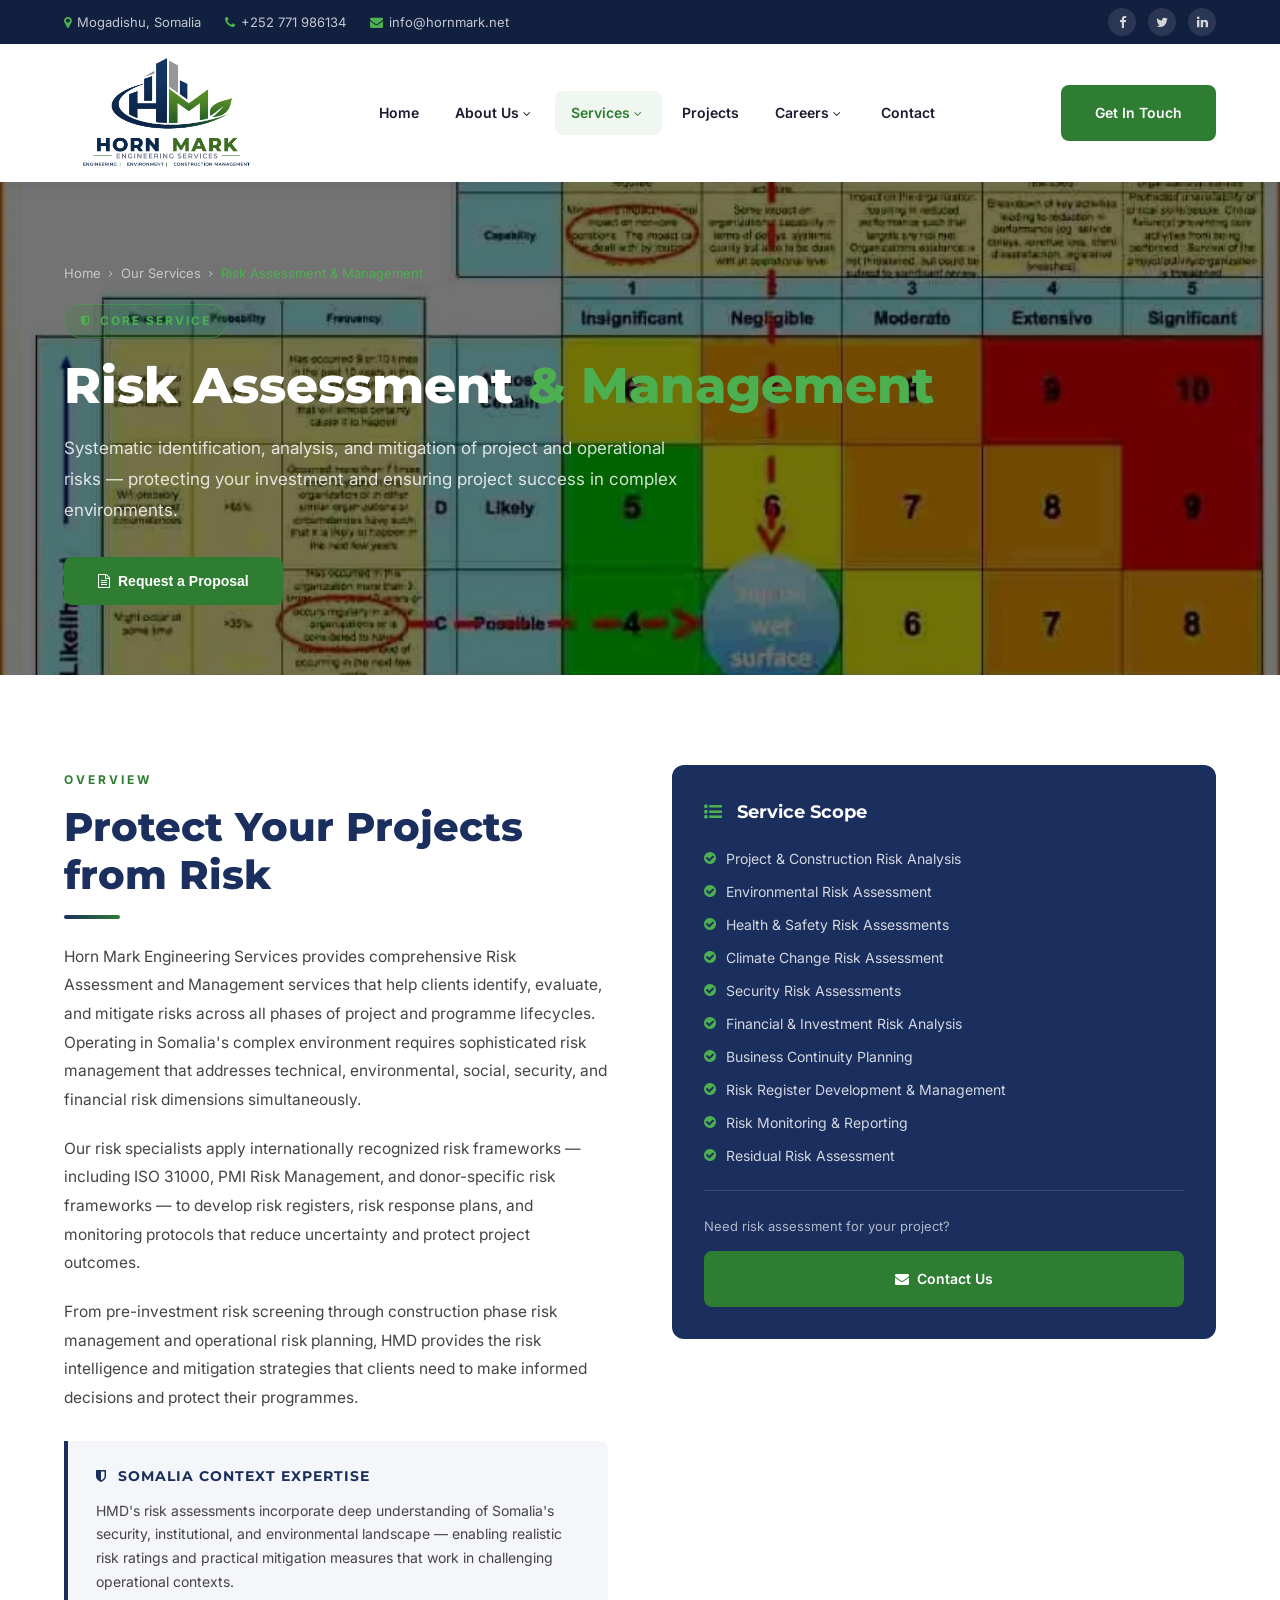
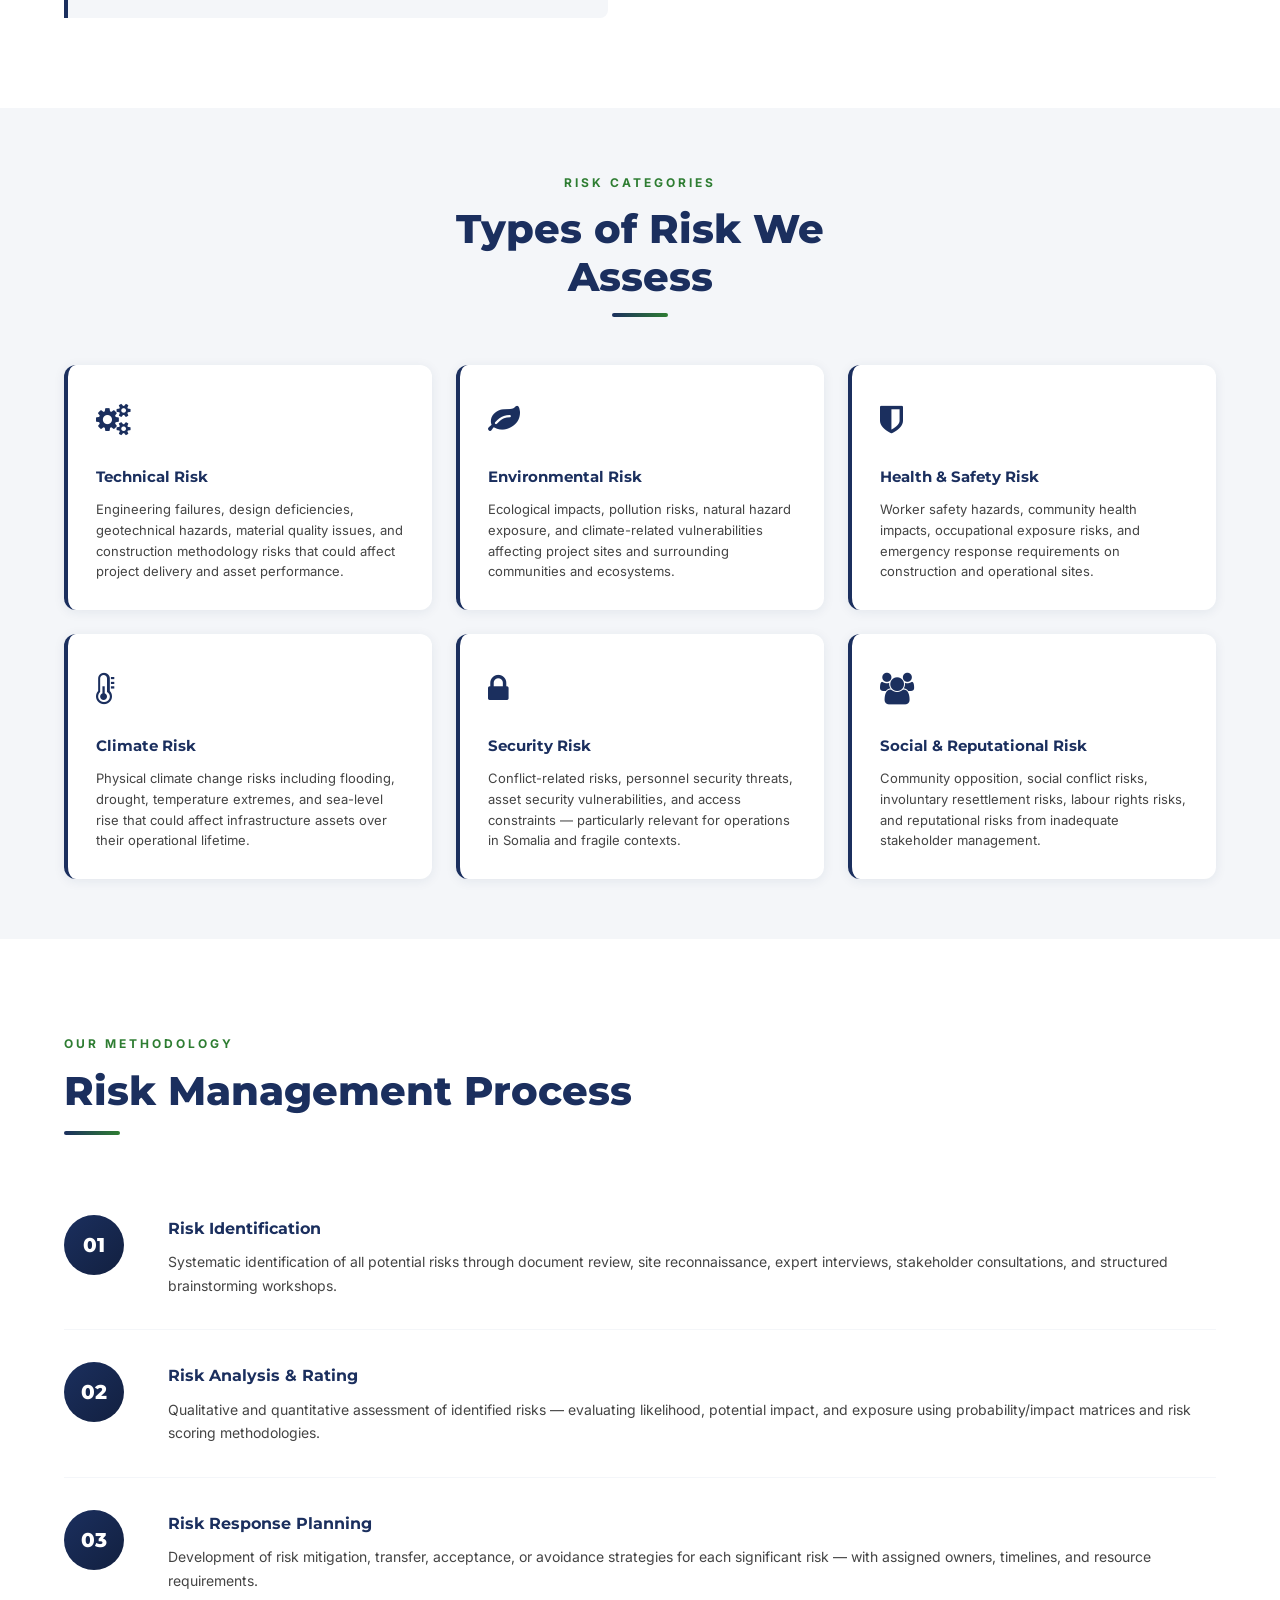
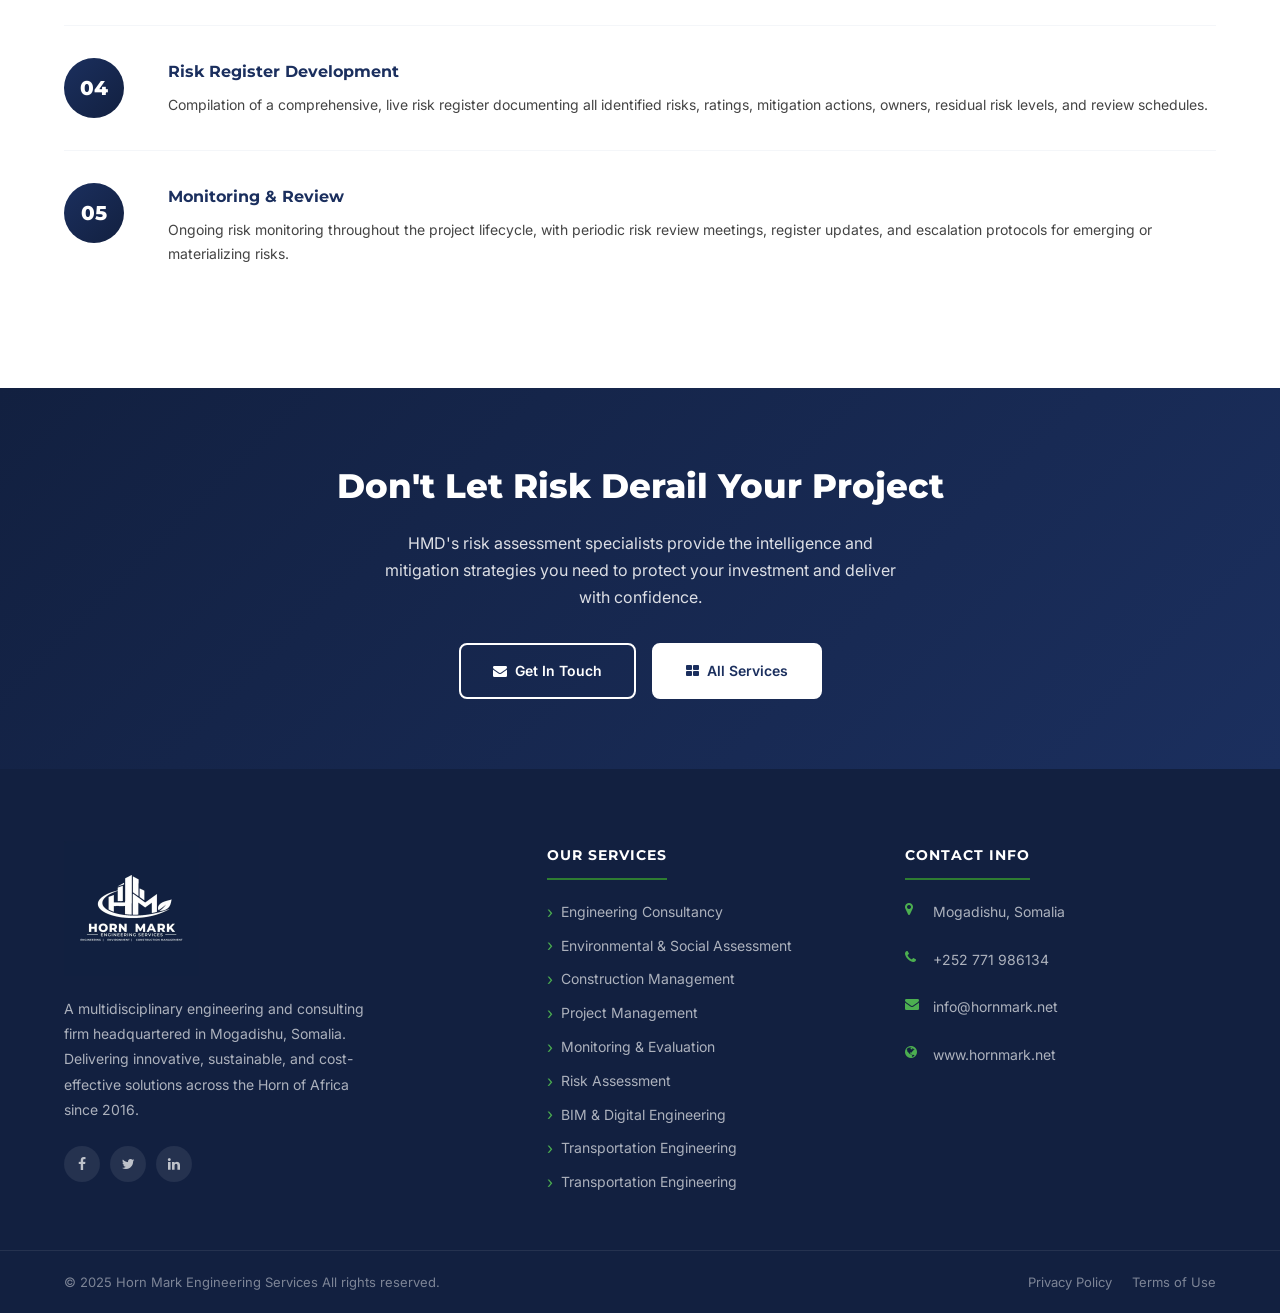
<file: risk-assessment.html>
<!DOCTYPE html>
<html lang="en">
<head>
<meta charset="UTF-8">
<link rel="icon" type="image/svg+xml" href="favicon.svg"><link rel="shortcut icon" href="favicon.svg">
<meta name="viewport" content="width=device-width, initial-scale=1.0">
<title>Risk Assessment &amp; Management – Horn Mark Engineering Services</title>
<link rel="stylesheet" href="https://cdnjs.cloudflare.com/ajax/libs/font-awesome/4.7.0/css/font-awesome.min.css">
<link rel="preconnect" href="https://fonts.googleapis.com">
<link href="https://fonts.googleapis.com/css2?family=Inter:wght@300;400;500;600;700;800&family=Montserrat:wght@400;600;700;800&display=swap" rel="stylesheet">
<style>
:root{--navy:#1B2F5E;--navy-dark:#122040;--green:#2E7D32;--green-light:#4CAF50;--gray-light:#F4F6F9;--white:#FFFFFF;--text-dark:#1A1A2E;--text-body:#444;--shadow-sm:0 2px 12px rgba(27,47,94,0.08);--shadow-md:0 6px 28px rgba(27,47,94,0.14);--radius:8px;--transition:all 0.3s ease}
*,*::before,*::after{box-sizing:border-box;margin:0;padding:0}html{scroll-behavior:smooth}body{font-family:'Inter',sans-serif;color:var(--text-body);background:var(--white);line-height:1.7;font-size:16px}img{max-width:100%;height:auto;display:block}a{text-decoration:none;color:inherit;transition:var(--transition)}ul{list-style:none}
.container{width:100%;max-width:1200px;margin:0 auto;padding:0 24px}.section-pad{padding:90px 0}.section-pad-sm{padding:60px 0}
.section-tag{display:inline-block;font-size:12px;font-weight:700;letter-spacing:3px;text-transform:uppercase;color:var(--green);margin-bottom:12px}
.section-title{font-family:'Montserrat',sans-serif;font-size:clamp(26px,3.5vw,40px);font-weight:800;color:var(--navy);line-height:1.2;margin-bottom:16px}
.divider{width:56px;height:4px;background:linear-gradient(90deg,var(--navy),var(--green));border-radius:2px;margin-bottom:24px}
.btn{display:inline-flex;align-items:center;gap:8px;padding:14px 32px;border-radius:var(--radius);font-weight:600;font-size:14px;cursor:pointer;border:2px solid transparent;transition:var(--transition)}
.btn-primary{background:var(--green);color:var(--white);border-color:var(--green)}.btn-primary:hover{background:var(--green-light);border-color:var(--green-light);color:var(--white);transform:translateY(-2px);box-shadow:0 8px 20px rgba(46,125,50,0.3)}
.btn-navy{background:var(--navy);color:var(--white);border-color:var(--navy)}.btn-navy:hover{background:var(--navy-dark);transform:translateY(-2px)}
.btn-outline-white{background:transparent;color:var(--white);border:2px solid var(--white)}.btn-outline-white:hover{background:var(--white);color:var(--navy);transform:translateY(-2px)}
.top-bar{background:var(--navy-dark);color:rgba(255,255,255,.75);font-size:13px;padding:8px 0}.top-bar .container{display:flex;align-items:center;justify-content:space-between;flex-wrap:wrap;gap:8px}.top-bar-left{display:flex;align-items:center;gap:24px}.top-bar-left span{display:flex;align-items:center;gap:6px}.top-bar-left i{color:var(--green-light)}.top-bar-right{display:flex;gap:12px}.top-bar-right a{width:28px;height:28px;display:flex;align-items:center;justify-content:center;border-radius:50%;background:rgba(255,255,255,.1);color:rgba(255,255,255,.8);font-size:13px;transition:var(--transition)}.top-bar-right a:hover{background:var(--green);color:var(--white)}
.site-header{background:var(--white);box-shadow:var(--shadow-sm);position:sticky;top:0;z-index:1000}.header-inner{display:flex;align-items:center;justify-content:space-between;padding:14px 0}.logo-wrap img{height:110px;width:auto}
.main-nav{display:flex;align-items:center;gap:4px}.main-nav>li{position:relative;z-index:1}.main-nav>li>a{display:block;padding:10px 16px;font-weight:600;font-size:14px;color:var(--text-dark);border-radius:var(--radius);transition:var(--transition)}.main-nav>li>a:hover,.main-nav>li.active>a{color:var(--green);background:rgba(46,125,50,.07)}.main-nav>li>a i{margin-right:4px;font-size:12px}
.main-nav .dropdown-menu{display:none;position:absolute;top:100%;left:0;min-width:240px;background:var(--white);border-radius:var(--radius);box-shadow:var(--shadow-md);padding:8px 0;border-top:3px solid var(--green);z-index:100}.main-nav .dropdown::before{content:'';position:absolute;top:100%;left:0;width:100%;height:12px;background:transparent;}.main-nav .dropdown:hover .dropdown-menu{display:block}.main-nav .dropdown-menu li a{display:block;padding:10px 20px;font-size:14px;color:var(--text-dark);transition:var(--transition)}.main-nav .dropdown-menu li a:hover,.main-nav .dropdown-menu li a.active-sub{color:var(--green);background:var(--gray-light);padding-left:26px}
.nav-cta{margin-left:16px}.nav-toggle{display:none;background:none;border:none;font-size:22px;color:var(--navy);cursor:pointer}
.page-hero{color:var(--white);padding:80px 0 70px;position:relative;overflow:hidden}
.page-hero::before{content:'';position:absolute;inset:0;background:rgba(0,0,0,0.55);z-index:1}
.page-hero .container{position:relative;z-index:2}
.hero-bg-carousel{position:absolute;inset:0;z-index:0}
.hero-bg-slide{position:absolute;inset:0;background-size:cover;background-position:center;background-repeat:no-repeat;opacity:0;transition:opacity 1.5s ease-in-out}
.hero-bg-slide.active{opacity:1}
.breadcrumb{display:flex;align-items:center;gap:8px;font-size:13px;color:rgba(255,255,255,.6);margin-bottom:20px}.breadcrumb a{color:rgba(255,255,255,.6)}.breadcrumb a:hover{color:var(--green-light)}.breadcrumb span{color:var(--green-light)}.breadcrumb i{font-size:10px}
.page-hero h1{font-family:'Montserrat',sans-serif;font-size:clamp(28px,4vw,50px);font-weight:800;line-height:1.1;margin-bottom:20px}.page-hero h1 span{color:var(--green-light)}.page-hero p{font-size:17px;color:rgba(255,255,255,.82);max-width:620px;line-height:1.8;margin-bottom:32px}
.hero-tag{display:inline-flex;align-items:center;gap:8px;background:rgba(46,125,50,.2);border:1px solid rgba(76,175,80,.4);color:var(--green-light);font-size:12px;font-weight:700;letter-spacing:2px;text-transform:uppercase;padding:6px 16px;border-radius:20px;margin-bottom:20px}
.intro-grid{display:grid;grid-template-columns:1fr 1fr;gap:64px;align-items:start}.intro-content p{color:var(--text-body);line-height:1.85;margin-bottom:20px;font-size:15.5px}
.info-box{background:var(--gray-light);border-left:4px solid var(--navy);border-radius:0 var(--radius) var(--radius) 0;padding:24px 28px;margin-top:28px}.info-box h4{font-family:'Montserrat',sans-serif;font-size:14px;font-weight:700;color:var(--navy);margin-bottom:10px;text-transform:uppercase;letter-spacing:1px}.info-box p{font-size:14px;color:var(--text-body);margin:0;line-height:1.7}
.sidebar-card{background:var(--navy);border-radius:12px;padding:32px;color:var(--white);position:sticky;top:100px}.sidebar-card h3{font-family:'Montserrat',sans-serif;font-size:18px;font-weight:700;margin-bottom:20px}.sidebar-card ul{display:flex;flex-direction:column;gap:12px}.sidebar-card ul li{display:flex;align-items:flex-start;gap:10px;font-size:14px;color:rgba(255,255,255,.8);line-height:1.5}.sidebar-card ul li i{color:var(--green-light);flex-shrink:0;margin-top:3px}.sidebar-cta{margin-top:24px;padding-top:24px;border-top:1px solid rgba(255,255,255,.12)}.sidebar-cta p{font-size:13px;color:rgba(255,255,255,.65);margin-bottom:14px}
.risk-types{background:var(--gray-light)}.risk-grid{display:grid;grid-template-columns:repeat(3,1fr);gap:24px}
.risk-card{background:var(--white);border-radius:12px;padding:28px;box-shadow:var(--shadow-sm);transition:var(--transition);position:relative;overflow:hidden;border-left:4px solid var(--navy)}
.risk-card:hover{transform:translateY(-5px);box-shadow:var(--shadow-md);border-left-color:var(--green)}
.risk-card-icon{font-size:32px;color:var(--navy);margin-bottom:16px;transition:var(--transition)}
.risk-card:hover .risk-card-icon{color:var(--green)}
.risk-card h4{font-family:'Montserrat',sans-serif;font-size:15px;font-weight:700;color:var(--navy);margin-bottom:10px}
.risk-card p{font-size:13px;color:var(--text-body);line-height:1.6}
.process-section{background:var(--white)}.process-steps{display:flex;flex-direction:column;gap:0}
.process-step{display:grid;grid-template-columns:80px 1fr;gap:24px;padding:32px 0;border-bottom:1px solid var(--gray-light);align-items:start}
.process-step:last-child{border-bottom:none}
.step-num{width:60px;height:60px;background:linear-gradient(135deg,var(--navy),var(--navy-dark));border-radius:50%;display:flex;align-items:center;justify-content:center;font-family:'Montserrat',sans-serif;font-size:20px;font-weight:800;color:var(--white);flex-shrink:0}
.step-content h4{font-family:'Montserrat',sans-serif;font-size:16px;font-weight:700;color:var(--navy);margin-bottom:8px}
.step-content p{font-size:14px;color:var(--text-body);line-height:1.7}
.cta-band{background:linear-gradient(135deg,var(--navy-dark) 0%,var(--navy) 100%);padding:70px 0;text-align:center}.cta-band h2{font-family:'Montserrat',sans-serif;font-size:clamp(22px,3vw,34px);font-weight:800;color:var(--white);margin-bottom:14px}.cta-band p{color:rgba(255,255,255,.85);font-size:16px;margin-bottom:32px;max-width:520px;margin-left:auto;margin-right:auto}
.site-footer{background:var(--navy-dark);color:rgba(255,255,255,.75);padding:72px 0 0}.footer-grid{display:grid;grid-template-columns:1.4fr 1fr 1fr;gap:48px;padding-bottom:56px}.footer-brand img{height:135px;width:auto;margin-bottom:20px}.footer-brand p{font-size:14px;line-height:1.8;color:rgba(255,255,255,.65);margin-bottom:24px;max-width:300px}.footer-social{display:flex;gap:10px}.footer-social a{width:36px;height:36px;background:rgba(255,255,255,.08);border-radius:50%;display:flex;align-items:center;justify-content:center;color:rgba(255,255,255,.7);font-size:14px;transition:var(--transition)}.footer-social a:hover{background:var(--green);color:var(--white)}.footer-col h4{font-family:'Montserrat',sans-serif;font-size:14px;font-weight:700;color:var(--white);letter-spacing:1px;text-transform:uppercase;margin-bottom:20px;padding-bottom:10px;border-bottom:2px solid var(--green);display:inline-block}.footer-col ul{display:flex;flex-direction:column;gap:10px}.footer-col ul li a{font-size:14px;color:rgba(255,255,255,.65);display:flex;align-items:center;gap:8px;transition:var(--transition)}.footer-col ul li a::before{content:'›';color:var(--green-light);font-size:16px;line-height:1}.footer-col ul li a:hover{color:var(--green-light);padding-left:4px}.footer-contact li{display:flex;align-items:flex-start;gap:12px;margin-bottom:14px;font-size:14px;color:rgba(255,255,255,.65)}.footer-contact li i{color:var(--green-light);margin-top:2px;flex-shrink:0;width:16px}
.footer-bottom{border-top:1px solid rgba(255,255,255,.08);padding:20px 0}.footer-bottom .container{display:flex;align-items:center;justify-content:space-between;flex-wrap:wrap;gap:12px}.footer-bottom p{font-size:13px;color:rgba(255,255,255,.45)}.footer-bottom-links{display:flex;gap:20px}.footer-bottom-links a{font-size:13px;color:rgba(255,255,255,.45);transition:var(--transition)}.footer-bottom-links a:hover{color:var(--green-light)}
@media(max-width:992px){.intro-grid{grid-template-columns:1fr;gap:40px}.sidebar-card{position:static}.risk-grid{grid-template-columns:1fr 1fr}.footer-grid{grid-template-columns:1fr 1fr}}
@media(max-width:768px){.top-bar-left span:not(:first-child){display:none}.main-nav{display:none;position:absolute;top:100%;left:0;right:0;flex-direction:column;background:var(--white);padding:16px;box-shadow:var(--shadow-md);gap:0}.main-nav.open{display:flex}.main-nav .dropdown-menu{position:static;box-shadow:none;border:none;background:var(--gray-light);padding-left:16px;display:none}.main-nav .dropdown.open .dropdown-menu{display:block}.nav-toggle{display:block}.nav-cta{display:none}.site-header{position:relative}.risk-grid{grid-template-columns:1fr}.process-step{grid-template-columns:60px 1fr}.footer-grid{grid-template-columns:1fr}}
.client-banner{display:block;position:static;width:100%;background:var(--navy);border-top:3px solid var(--green);padding:13px 0;box-sizing:border-box;overflow:hidden}.client-banner .container{display:flex;align-items:center;justify-content:center;gap:8px 14px;flex-wrap:wrap}.client-banner-text{font-size:13px;font-weight:600;letter-spacing:1.6px;text-transform:uppercase;color:rgba(255,255,255,.88);white-space:nowrap}.client-banner-sep{color:var(--green-light);font-size:13px;line-height:1;flex-shrink:0}@media(max-width:480px){.client-banner{padding:10px 0}.client-banner-text{font-size:11.5px;letter-spacing:1.2px}.client-banner-sep{font-size:10px}}
</style>
<style>
.modal-overlay{display:none;position:fixed;inset:0;background:rgba(18,32,64,0.72);backdrop-filter:blur(4px);z-index:2000;align-items:center;justify-content:center;padding:20px;}
.modal-overlay.open{display:flex;}
.modal{background:#fff;border-radius:12px;width:100%;max-width:720px;max-height:90vh;overflow-y:auto;box-shadow:0 24px 80px rgba(0,0,0,0.3);animation:modalIn 0.25s ease;}
@keyframes modalIn{from{opacity:0;transform:translateY(-20px)}to{opacity:1;transform:translateY(0)}}
.modal-header{background:linear-gradient(135deg,#122040 0%,#1B2F5E 100%);color:#fff;padding:28px 32px 20px;position:relative;border-radius:12px 12px 0 0;}
.modal-header h2{font-family:'Montserrat',sans-serif;font-size:20px;font-weight:800;margin:0 0 6px;}
.modal-header p{font-size:13px;color:rgba(255,255,255,0.75);margin:0;}
.modal-close{position:absolute;top:16px;right:20px;background:rgba(255,255,255,0.12);border:none;color:#fff;width:32px;height:32px;border-radius:50%;font-size:18px;cursor:pointer;display:flex;align-items:center;justify-content:center;}
.modal-close:hover{background:rgba(255,255,255,0.25);}
.modal-body{padding:28px 32px;}
.modal-accent{height:3px;background:linear-gradient(90deg,#2E7D32,#4CAF50);border-radius:2px;margin-bottom:24px;}
.form-row{display:grid;grid-template-columns:1fr 1fr;gap:16px;}
@media(max-width:560px){.form-row{grid-template-columns:1fr;}}
.form-group{display:flex;flex-direction:column;gap:6px;margin-bottom:16px;}
.form-group label{font-size:12px;font-weight:700;color:#1B2F5E;text-transform:uppercase;letter-spacing:0.5px;}
.form-group label span{color:#c0392b;}
.form-group input,.form-group select,.form-group textarea{border:1.5px solid #d1d9e6;border-radius:6px;padding:10px 14px;font-size:14px;font-family:'Inter',sans-serif;transition:border-color 0.2s;background:#fafbfc;color:#1a1a2e;}
.form-group input:focus,.form-group select:focus,.form-group textarea:focus{outline:none;border-color:#2E7D32;background:#fff;}
.form-group textarea{min-height:100px;resize:vertical;}
.file-hint{font-size:11px;color:#888;margin-top:4px;}
.modal-submit{width:100%;padding:14px;background:linear-gradient(135deg,#2E7D32,#4CAF50);color:#fff;border:none;border-radius:8px;font-size:15px;font-weight:700;font-family:'Montserrat',sans-serif;cursor:pointer;margin-top:8px;transition:opacity 0.2s;}
.modal-submit:hover{opacity:0.9;}
.modal-submit:disabled{opacity:0.6;cursor:not-allowed;}
.success-icon{width:72px;height:72px;background:linear-gradient(135deg,#2E7D32,#4CAF50);border-radius:50%;display:flex;align-items:center;justify-content:center;margin:0 auto 24px;}
</style><style>
</style></head>
<body>
<div class="top-bar"><div class="container"><div class="top-bar-left"><span><i class="fa fa-map-marker"></i> Mogadishu, Somalia</span><span><i class="fa fa-phone"></i> +252 771 986134</span><span><i class="fa fa-envelope"></i> info@hornmark.net</span></div><div class="top-bar-right"><a href="#"><i class="fa fa-facebook"></i></a><a href="#"><i class="fa fa-twitter"></i></a><a href="#"><i class="fa fa-linkedin"></i></a></div></div></div>
<header class="site-header"><div class="container"><div class="header-inner">
<div class="logo-wrap"><a href="index.html"><img src="horn_mark_engineering_services_logo.png" alt="Horn Mark Engineering Services Logo"></a></div>
<button class="nav-toggle" id="navToggle"><i class="fa fa-bars"></i></button>
<nav><ul class="main-nav" id="mainNav">
<li><a href="index.html">Home</a></li><li class="dropdown"><a href="index.html#about">About Us <i class="fa fa-angle-down"></i></a><ul class="dropdown-menu"><li><a href="index.html#key-personnel">Key Personnel</a></li><li><a href="index.html#organizational-chart">Organizational Chart</a></li><li><a href="index.html#board-of-management">Board of Management</a></li></ul></li>
<li class="dropdown active"><a href="index.html#services">Services <i class="fa fa-angle-down"></i></a>
<ul class="dropdown-menu">
<li><a href="engineering-consultancy.html">Engineering Consultancy</a></li>
<li><a href="environmental-assessment.html">Environmental &amp; Social Assessment</a></li>
<li><a href="construction-management.html">Construction Management</a></li>
<li><a href="project-management.html">Project Management</a></li>
<li><a href="monitoring-evaluation.html">Monitoring &amp; Evaluation</a></li>
<li><a href="risk-assessment.html" class="active-sub">Risk Assessment</a></li>
<li><a href="bim-digital-engineering.html">BIM &amp; Digital Engineering</a></li><li><a href="transportation-engineering.html">Transportation Engineering</a></li>
</ul></li>
          <li><a href="projects.html">Projects</a></li>
          <li class="dropdown"><a href="careers.html">Careers <i class="fa fa-angle-down"></i></a><ul class="dropdown-menu"><li><a href="careers.html#employment-opportunities">Employment Opportunities</a></li></ul></li>
          <li><a href="index.html#contact">Contact</a></li>
</ul></nav>
<a href="index.html#contact" class="btn btn-primary nav-cta">Get In Touch</a>
</div></div></header>

<section class="page-hero">
<div class="hero-bg-carousel">
<div class="hero-bg-slide active" style="background-image: url('risk-assessment01.webp');"></div>
<div class="hero-bg-slide" style="background-image: url('risk-assessment02.webp');"></div>
<div class="hero-bg-slide" style="background-image: url('risk-assessment.jpeg');"></div>
</div>
<div class="container">
<div class="breadcrumb"><a href="index.html">Home</a><i class="fa fa-angle-right"></i><a href="index.html#services">Our Services</a><i class="fa fa-angle-right"></i><span>Risk Assessment &amp; Management</span></div>
<div class="hero-tag"><i class="fa fa-shield"></i> Core Service</div>
<h1>Risk Assessment <span>&amp; Management</span></h1>
<p>Systematic identification, analysis, and mitigation of project and operational risks — protecting your investment and ensuring project success in complex environments.</p>
<button onclick="openProposalModal()" class="btn btn-primary"><i class="fa fa-file-text-o"></i> Request a Proposal</button>
</div></section>

<section class="section-pad" style="background:var(--white)"><div class="container"><div class="intro-grid">
<div class="intro-content">
<span class="section-tag">Overview</span>
<h2 class="section-title">Protect Your Projects from Risk</h2>
<div class="divider"></div>
<p>Horn Mark Engineering Services provides comprehensive Risk Assessment and Management services that help clients identify, evaluate, and mitigate risks across all phases of project and programme lifecycles. Operating in Somalia's complex environment requires sophisticated risk management that addresses technical, environmental, social, security, and financial risk dimensions simultaneously.</p>
<p>Our risk specialists apply internationally recognized risk frameworks — including ISO 31000, PMI Risk Management, and donor-specific risk frameworks — to develop risk registers, risk response plans, and monitoring protocols that reduce uncertainty and protect project outcomes.</p>
<p>From pre-investment risk screening through construction phase risk management and operational risk planning, HMD provides the risk intelligence and mitigation strategies that clients need to make informed decisions and protect their programmes.</p>
<div class="info-box"><h4><i class="fa fa-shield" style="margin-right:6px;color:var(--navy)"></i> Somalia Context Expertise</h4><p>HMD's risk assessments incorporate deep understanding of Somalia's security, institutional, and environmental landscape — enabling realistic risk ratings and practical mitigation measures that work in challenging operational contexts.</p></div>
</div>
<div><div class="sidebar-card">
<h3><i class="fa fa-list-ul" style="margin-right:10px;color:var(--green-light)"></i> Service Scope</h3>
<ul>
<li><i class="fa fa-check-circle"></i> Project &amp; Construction Risk Analysis</li>
<li><i class="fa fa-check-circle"></i> Environmental Risk Assessment</li>
<li><i class="fa fa-check-circle"></i> Health &amp; Safety Risk Assessments</li>
<li><i class="fa fa-check-circle"></i> Climate Change Risk Assessment</li>
<li><i class="fa fa-check-circle"></i> Security Risk Assessments</li>
<li><i class="fa fa-check-circle"></i> Financial &amp; Investment Risk Analysis</li>
<li><i class="fa fa-check-circle"></i> Business Continuity Planning</li>
<li><i class="fa fa-check-circle"></i> Risk Register Development &amp; Management</li>
<li><i class="fa fa-check-circle"></i> Risk Monitoring &amp; Reporting</li>
<li><i class="fa fa-check-circle"></i> Residual Risk Assessment</li>
</ul>
<div class="sidebar-cta"><p>Need risk assessment for your project?</p><a href="index.html#contact" class="btn btn-primary" style="width:100%;justify-content:center;"><i class="fa fa-envelope"></i> Contact Us</a></div>
</div></div>
</div></div></section>

<section class="risk-types section-pad-sm"><div class="container">
<div style="text-align:center;margin-bottom:48px;"><span class="section-tag">Risk Categories</span><h2 class="section-title" style="max-width:500px;margin:0 auto 12px;">Types of Risk We Assess</h2><div class="divider" style="margin:0 auto;"></div></div>
<div class="risk-grid">
<div class="risk-card"><div class="risk-card-icon"><i class="fa fa-cogs"></i></div><h4>Technical Risk</h4><p>Engineering failures, design deficiencies, geotechnical hazards, material quality issues, and construction methodology risks that could affect project delivery and asset performance.</p></div>
<div class="risk-card"><div class="risk-card-icon"><i class="fa fa-leaf"></i></div><h4>Environmental Risk</h4><p>Ecological impacts, pollution risks, natural hazard exposure, and climate-related vulnerabilities affecting project sites and surrounding communities and ecosystems.</p></div>
<div class="risk-card"><div class="risk-card-icon"><i class="fa fa-shield"></i></div><h4>Health &amp; Safety Risk</h4><p>Worker safety hazards, community health impacts, occupational exposure risks, and emergency response requirements on construction and operational sites.</p></div>
<div class="risk-card"><div class="risk-card-icon"><i class="fa fa-thermometer-half"></i></div><h4>Climate Risk</h4><p>Physical climate change risks including flooding, drought, temperature extremes, and sea-level rise that could affect infrastructure assets over their operational lifetime.</p></div>
<div class="risk-card"><div class="risk-card-icon"><i class="fa fa-lock"></i></div><h4>Security Risk</h4><p>Conflict-related risks, personnel security threats, asset security vulnerabilities, and access constraints — particularly relevant for operations in Somalia and fragile contexts.</p></div>
<div class="risk-card"><div class="risk-card-icon"><i class="fa fa-users"></i></div><h4>Social &amp; Reputational Risk</h4><p>Community opposition, social conflict risks, involuntary resettlement risks, labour rights risks, and reputational risks from inadequate stakeholder management.</p></div>
</div></div></section>

<section class="process-section section-pad"><div class="container">
<div style="margin-bottom:48px;"><span class="section-tag">Our Methodology</span><h2 class="section-title">Risk Management Process</h2><div class="divider"></div></div>
<div class="process-steps">
<div class="process-step"><div class="step-num">01</div><div class="step-content"><h4>Risk Identification</h4><p>Systematic identification of all potential risks through document review, site reconnaissance, expert interviews, stakeholder consultations, and structured brainstorming workshops.</p></div></div>
<div class="process-step"><div class="step-num">02</div><div class="step-content"><h4>Risk Analysis &amp; Rating</h4><p>Qualitative and quantitative assessment of identified risks — evaluating likelihood, potential impact, and exposure using probability/impact matrices and risk scoring methodologies.</p></div></div>
<div class="process-step"><div class="step-num">03</div><div class="step-content"><h4>Risk Response Planning</h4><p>Development of risk mitigation, transfer, acceptance, or avoidance strategies for each significant risk — with assigned owners, timelines, and resource requirements.</p></div></div>
<div class="process-step"><div class="step-num">04</div><div class="step-content"><h4>Risk Register Development</h4><p>Compilation of a comprehensive, live risk register documenting all identified risks, ratings, mitigation actions, owners, residual risk levels, and review schedules.</p></div></div>
<div class="process-step"><div class="step-num">05</div><div class="step-content"><h4>Monitoring &amp; Review</h4><p>Ongoing risk monitoring throughout the project lifecycle, with periodic risk review meetings, register updates, and escalation protocols for emerging or materializing risks.</p></div></div>
</div></div></section>

<section class="cta-band"><div class="container">
<h2>Don't Let Risk Derail Your Project</h2>
<p>HMD's risk assessment specialists provide the intelligence and mitigation strategies you need to protect your investment and deliver with confidence.</p>
<div style="display:flex;gap:16px;justify-content:center;flex-wrap:wrap;">
<a href="index.html#contact" class="btn btn-outline-white"><i class="fa fa-envelope"></i> Get In Touch</a>
<a href="index.html#services" class="btn" style="background:var(--white);color:var(--navy);border-color:var(--white);"><i class="fa fa-th-large"></i> All Services</a>
</div></div></section>

<footer class="site-footer"><div class="container"><div class="footer-grid">
<div class="footer-brand"><a href="index.html"><img src="hornmark2.webp" alt="Horn Mark Engineering Services Logo"></a><p>A multidisciplinary engineering and consulting firm headquartered in Mogadishu, Somalia. Delivering innovative, sustainable, and cost-effective solutions across the Horn of Africa since 2016.</p><div class="footer-social"><a href="#"><i class="fa fa-facebook"></i></a><a href="#"><i class="fa fa-twitter"></i></a><a href="#"><i class="fa fa-linkedin"></i></a></div></div>
<div class="footer-col"><h4>Our Services</h4><ul><li><a href="engineering-consultancy.html">Engineering Consultancy</a></li><li><a href="environmental-assessment.html">Environmental &amp; Social Assessment</a></li><li><a href="construction-management.html">Construction Management</a></li><li><a href="project-management.html">Project Management</a></li><li><a href="monitoring-evaluation.html">Monitoring &amp; Evaluation</a></li><li><a href="risk-assessment.html">Risk Assessment</a></li><li><a href="bim-digital-engineering.html">BIM &amp; Digital Engineering</a></li><li><a href="transportation-engineering.html">Transportation Engineering</a></li><li><a href="transportation-engineering.html">Transportation Engineering</a></li></ul></div>
<div class="footer-col"><h4>Contact Info</h4><ul class="footer-contact"><li><i class="fa fa-map-marker"></i> Mogadishu, Somalia</li><li><i class="fa fa-phone"></i> +252 771 986134</li><li><i class="fa fa-envelope"></i> info@hornmark.net</li><li><i class="fa fa-globe"></i> www.hornmark.net</li></ul></div>
</div></div>
<div class="footer-bottom"><div class="container"><p>&copy; 2025 Horn Mark Engineering Services All rights reserved.</p><div class="footer-bottom-links"><a href="#">Privacy Policy</a><a href="#">Terms of Use</a></div></div></div>
</footer>
<script>const navToggle=document.getElementById('navToggle');const mainNav=document.getElementById('mainNav');navToggle.addEventListener('click',()=>mainNav.classList.toggle('open'));document.querySelectorAll('.main-nav .dropdown>a').forEach(l=>l.addEventListener('click',e=>{if(window.innerWidth<=768){e.preventDefault();l.parentElement.classList.toggle('open');}}));</script>
<script>(function(){const slides=document.querySelectorAll('.hero-bg-slide');if(slides.length<2)return;let current=0;setInterval(()=>{slides[current].classList.remove('active');current=(current+1)%slides.length;slides[current].classList.add('active');},5000);})();</script>


<div class="modal-overlay" id="proposalModal" role="dialog" aria-modal="true" aria-labelledby="modalTitle">
  <div class="modal">
    <div class="modal-header">
      <h2 id="modalTitle"><i class="fa fa-file-text-o" style="margin-right:10px;color:#4CAF50;"></i>Request a Proposal</h2>
      <p>Submit your project details and we'll prepare a tailored technical &amp; financial proposal.</p>
      <button class="modal-close" onclick="closeProposalModal()" aria-label="Close">&times;</button>
    </div>
    <div class="modal-body" id="proposalFormWrap">
      <div class="modal-accent"></div>
      <div id="pf-error" style="display:none;background:#fff0f0;border:1px solid #f5c6cb;border-radius:6px;padding:12px 16px;margin-bottom:16px;color:#721c24;font-size:13px;"></div>
      <form id="proposalForm" enctype="multipart/form-data">
        <div class="form-row">
          <div class="form-group"><label for="pf-name">Full Name <span>*</span></label><input type="text" id="pf-name" name="full_name" placeholder="Your full name" required></div>
          <div class="form-group"><label for="pf-org">Organisation / Company</label><input type="text" id="pf-org" name="organisation" placeholder="Company or institution"></div>
        </div>
        <div class="form-row">
          <div class="form-group"><label for="pf-email">Email Address <span>*</span></label><input type="email" id="pf-email" name="email" placeholder="you@example.com" required></div>
          <div class="form-group"><label for="pf-phone">Phone Number</label><input type="tel" id="pf-phone" name="phone" placeholder="+252 771 986134"></div>
        </div>
        <div class="form-row">
          <div class="form-group"><label for="pf-service">Service Required <span>*</span></label>
            <select id="pf-service" name="service_required" required>
              <option value="" disabled selected>Select a service…</option>
              <option>Engineering Consultancy</option>
              <option>Environmental &amp; Social Assessment</option>
              <option>Construction Management</option>
              <option>Project Management</option>
              <option>Monitoring, Evaluation &amp; Learning</option>
              <option>Risk Assessment &amp; Management</option>
              <option>BIM &amp; Digital Engineering</option><option>Transportation Engineering Services</option>
              <option>Multiple / Other</option>
            </select>
          </div>
          <div class="form-group"><label for="pf-location">Project Location <span>*</span></label><input type="text" id="pf-location" name="project_location" placeholder="City, Region, Country" required></div>
        </div>
        <div class="form-group"><label for="pf-desc">Brief Project Description <span>*</span></label><textarea id="pf-desc" name="project_description" placeholder="Describe your project, objectives, and any specific requirements…" required></textarea></div>
        <div class="form-row">
          <div class="form-group"><label for="pf-start">Expected Start Date</label><input type="date" id="pf-start" name="expected_start_date"></div>
          <div class="form-group"><label for="pf-budget">Estimated Budget (USD)</label><input type="text" id="pf-budget" name="estimated_budget" placeholder="e.g. $50,000 – $100,000"></div>
        </div>
        <div class="form-group">
          <div style="background:#f0f4ff;border-left:4px solid #1B2F5E;border-radius:0 6px 6px 0;padding:12px 16px;font-size:13px;color:#444;line-height:1.6;">
            <i class="fa fa-paperclip" style="margin-right:6px;color:#1B2F5E;"></i>
            To attach documents, email them to <a href="mailto:info@hornmark.net" style="color:#2E7D32;font-weight:600;">info@hornmark.net</a> with your project name in the subject line.
          </div>
        </div>
        <input type="hidden" name="_subject" value="New Proposal Request — Horn Mark Engineering Services">
        <button type="submit" id="pf-submit" class="modal-submit"><i class="fa fa-paper-plane"></i> Submit Proposal Request</button>
      </form>
    </div>
    <div id="proposalSuccess" style="display:none;text-align:center;padding:48px 32px;">
      <div class="success-icon"><i class="fa fa-check" style="font-size:32px;color:#fff;"></i></div>
      <h3 style="font-family:'Montserrat',sans-serif;font-size:20px;font-weight:800;color:#1B2F5E;margin-bottom:12px;">Request Received!</h3>
      <p style="font-size:15px;line-height:1.7;max-width:420px;margin:0 auto 28px;">Thank you for your request. Our technical team will review your project information and contact you within <strong>2–3 business days.</strong></p>
      <button onclick="closeProposalModal()" class="btn btn-primary" style="margin:0 auto;"><i class="fa fa-times"></i> Close</button>
    </div>
  </div>
</div>

<script>
  function openProposalModal(){document.getElementById('proposalModal').classList.add('open');document.body.style.overflow='hidden';}
  function closeProposalModal(){
    document.getElementById('proposalModal').classList.remove('open');
    document.body.style.overflow='';
    setTimeout(function(){
      document.getElementById('proposalFormWrap').style.display='';
      document.getElementById('proposalSuccess').style.display='none';
      document.getElementById('proposalForm').reset();
      document.getElementById('pf-error').style.display='none';
    },300);
  }
  document.getElementById('proposalModal').addEventListener('click',function(e){if(e.target===this)closeProposalModal();});
  document.addEventListener('keydown',function(e){if(e.key==='Escape')closeProposalModal();});
  document.getElementById('proposalForm').addEventListener('submit',function(e){
    e.preventDefault();
    var btn=document.getElementById('pf-submit'),errBox=document.getElementById('pf-error');
    btn.disabled=true;btn.innerHTML='<i class="fa fa-spinner fa-spin"></i> Sending…';errBox.style.display='none';
    fetch('https://formspree.io/f/xaqgqoqq',{method:'POST',body:new FormData(this),headers:{'Accept':'application/json'}})
    .then(function(res){
      if(res.ok){document.getElementById('proposalFormWrap').style.display='none';document.getElementById('proposalSuccess').style.display='block';}
      else return res.json().then(function(j){throw new Error(j.error||'Submission failed.');});
    })
    .catch(function(err){
      btn.disabled=false;btn.innerHTML='<i class="fa fa-paper-plane"></i> Submit Proposal Request';
      errBox.style.display='block';
      errBox.textContent=(err instanceof TypeError)?'Network error — please try again or email info@hornmark.net':(err.message||'Something went wrong. Please email info@hornmark.net');
    });
  });
</script>
</body></html>
</file>
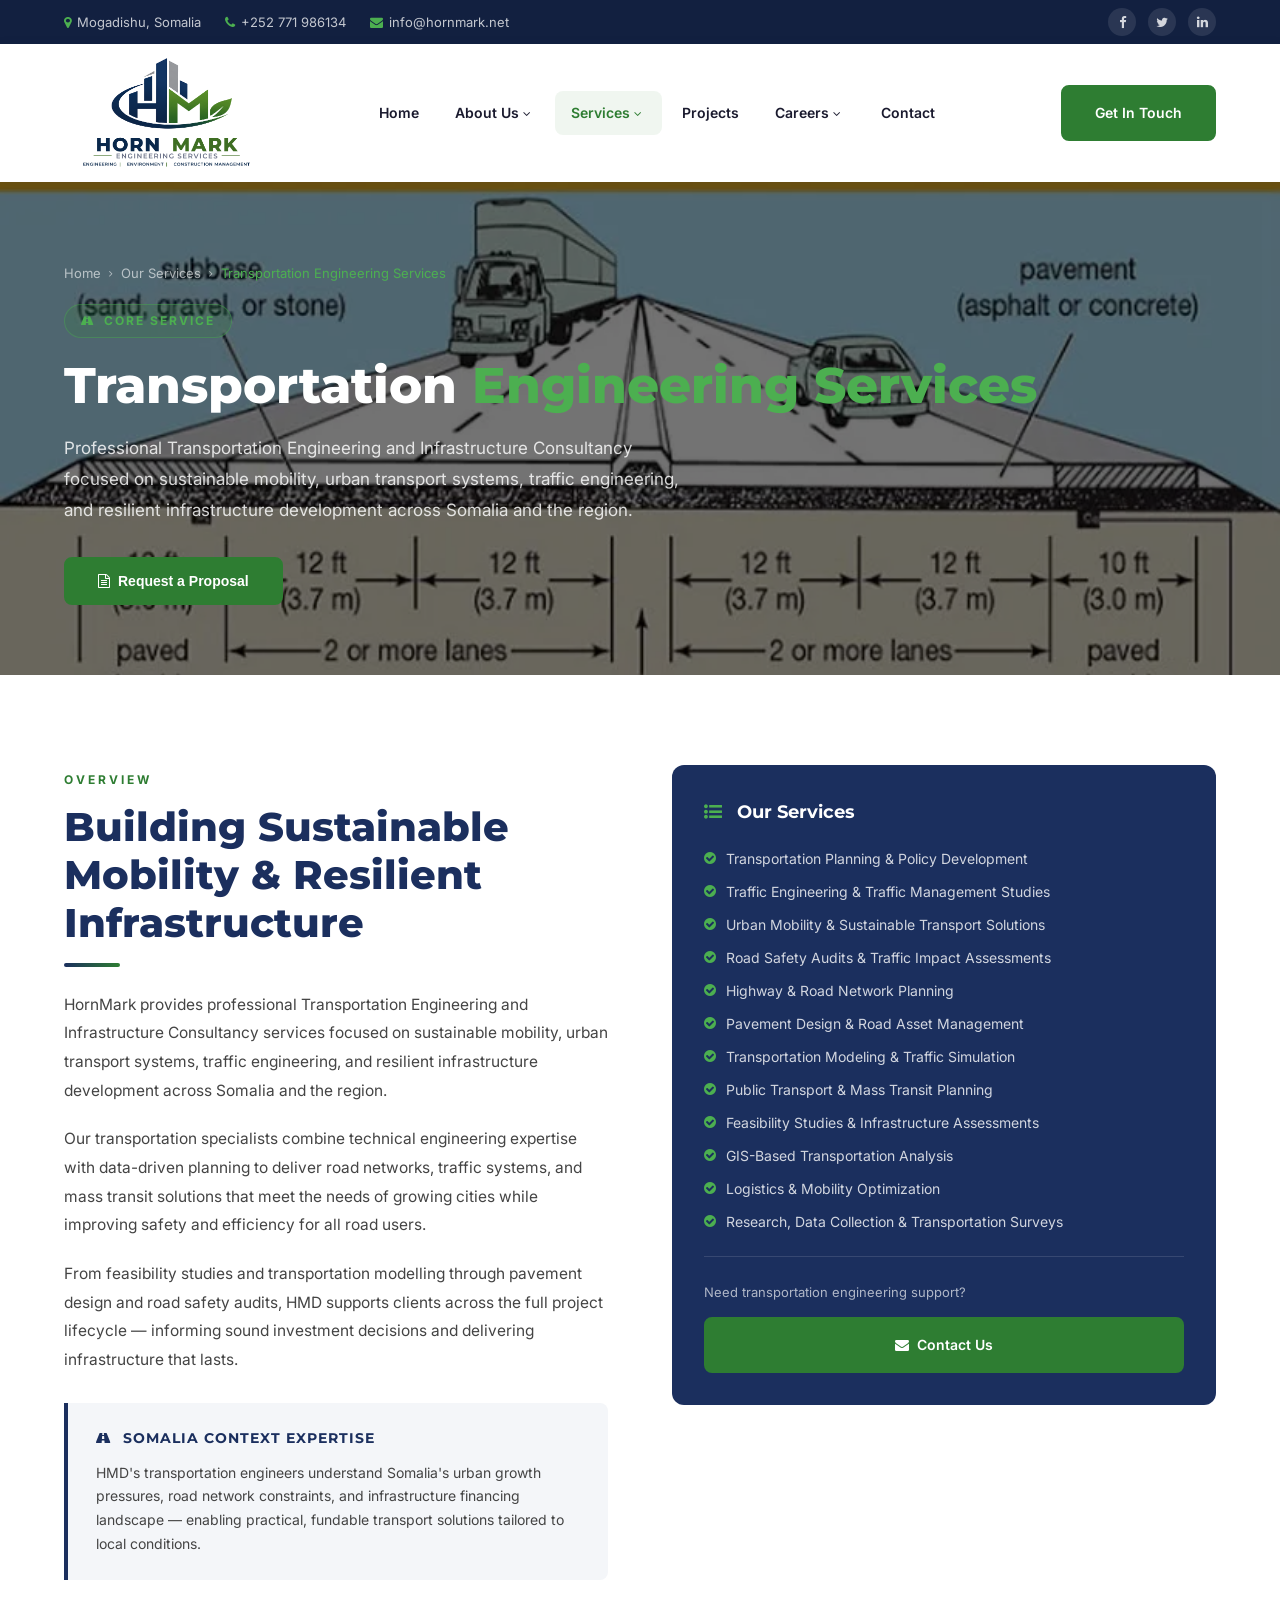
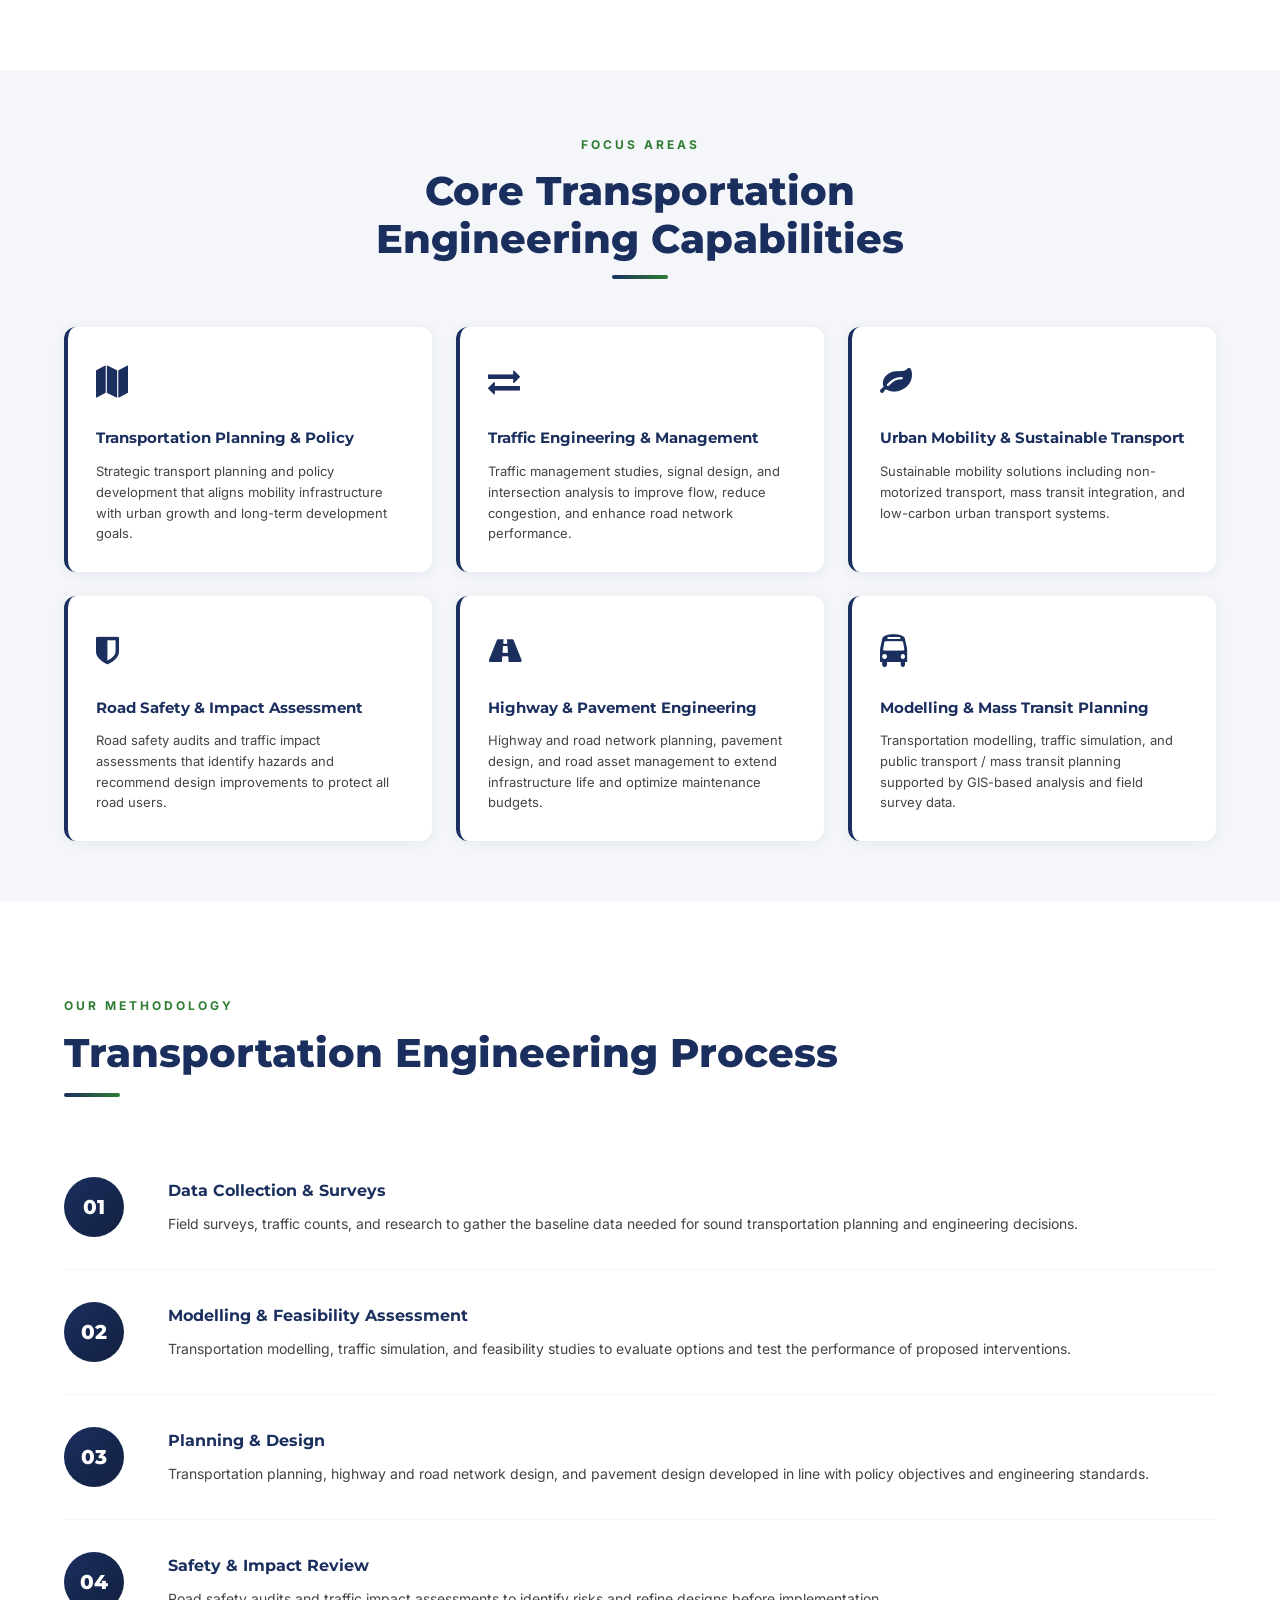
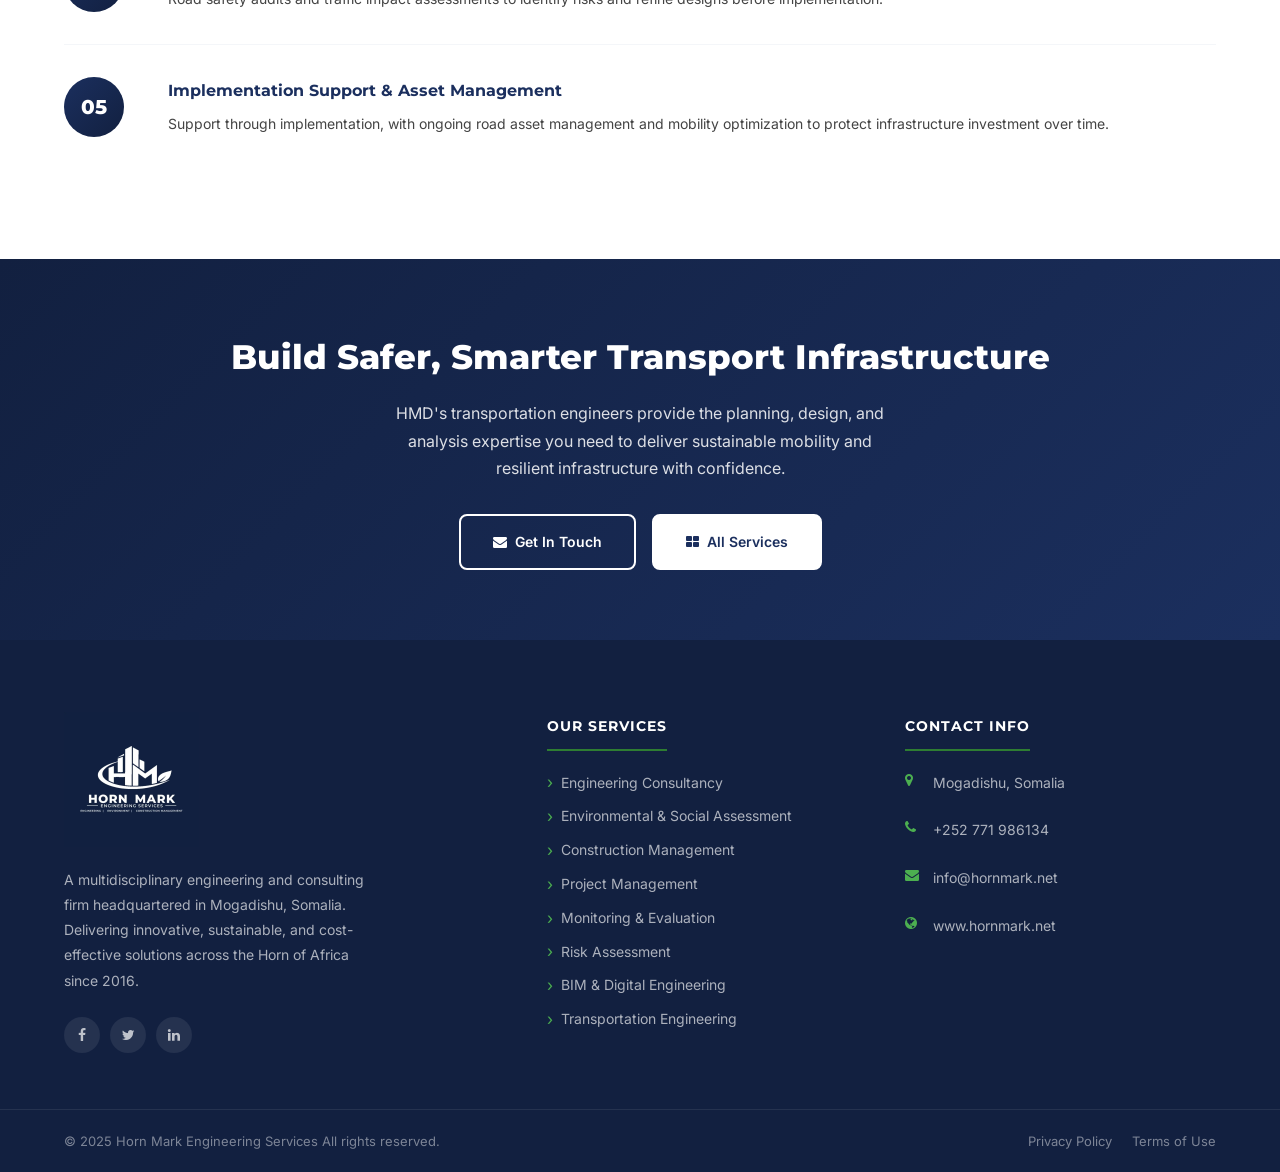
<file: transportation-engineering.html>
<!DOCTYPE html>
<html lang="en">
<head>
<meta charset="UTF-8">
<link rel="icon" type="image/svg+xml" href="favicon.svg"><link rel="shortcut icon" href="favicon.svg">
<meta name="viewport" content="width=device-width, initial-scale=1.0">
<title>Transportation Engineering Services – Horn Mark Engineering Services</title>
<link rel="stylesheet" href="https://cdnjs.cloudflare.com/ajax/libs/font-awesome/4.7.0/css/font-awesome.min.css">
<link rel="preconnect" href="https://fonts.googleapis.com">
<link href="https://fonts.googleapis.com/css2?family=Inter:wght@300;400;500;600;700;800&family=Montserrat:wght@400;600;700;800&display=swap" rel="stylesheet">
<style>
:root{--navy:#1B2F5E;--navy-dark:#122040;--green:#2E7D32;--green-light:#4CAF50;--gray-light:#F4F6F9;--white:#FFFFFF;--text-dark:#1A1A2E;--text-body:#444;--shadow-sm:0 2px 12px rgba(27,47,94,0.08);--shadow-md:0 6px 28px rgba(27,47,94,0.14);--radius:8px;--transition:all 0.3s ease}
*,*::before,*::after{box-sizing:border-box;margin:0;padding:0}html{scroll-behavior:smooth}body{font-family:'Inter',sans-serif;color:var(--text-body);background:var(--white);line-height:1.7;font-size:16px}img{max-width:100%;height:auto;display:block}a{text-decoration:none;color:inherit;transition:var(--transition)}ul{list-style:none}
.container{width:100%;max-width:1200px;margin:0 auto;padding:0 24px}.section-pad{padding:90px 0}.section-pad-sm{padding:60px 0}
.section-tag{display:inline-block;font-size:12px;font-weight:700;letter-spacing:3px;text-transform:uppercase;color:var(--green);margin-bottom:12px}
.section-title{font-family:'Montserrat',sans-serif;font-size:clamp(26px,3.5vw,40px);font-weight:800;color:var(--navy);line-height:1.2;margin-bottom:16px}
.divider{width:56px;height:4px;background:linear-gradient(90deg,var(--navy),var(--green));border-radius:2px;margin-bottom:24px}
.btn{display:inline-flex;align-items:center;gap:8px;padding:14px 32px;border-radius:var(--radius);font-weight:600;font-size:14px;cursor:pointer;border:2px solid transparent;transition:var(--transition)}
.btn-primary{background:var(--green);color:var(--white);border-color:var(--green)}.btn-primary:hover{background:var(--green-light);border-color:var(--green-light);color:var(--white);transform:translateY(-2px);box-shadow:0 8px 20px rgba(46,125,50,0.3)}
.btn-navy{background:var(--navy);color:var(--white);border-color:var(--navy)}.btn-navy:hover{background:var(--navy-dark);transform:translateY(-2px)}
.btn-outline-white{background:transparent;color:var(--white);border:2px solid var(--white)}.btn-outline-white:hover{background:var(--white);color:var(--navy);transform:translateY(-2px)}
.top-bar{background:var(--navy-dark);color:rgba(255,255,255,.75);font-size:13px;padding:8px 0}.top-bar .container{display:flex;align-items:center;justify-content:space-between;flex-wrap:wrap;gap:8px}.top-bar-left{display:flex;align-items:center;gap:24px}.top-bar-left span{display:flex;align-items:center;gap:6px}.top-bar-left i{color:var(--green-light)}.top-bar-right{display:flex;gap:12px}.top-bar-right a{width:28px;height:28px;display:flex;align-items:center;justify-content:center;border-radius:50%;background:rgba(255,255,255,.1);color:rgba(255,255,255,.8);font-size:13px;transition:var(--transition)}.top-bar-right a:hover{background:var(--green);color:var(--white)}
.site-header{background:var(--white);box-shadow:var(--shadow-sm);position:sticky;top:0;z-index:1000}.header-inner{display:flex;align-items:center;justify-content:space-between;padding:14px 0}.logo-wrap img{height:110px;width:auto}
.main-nav{display:flex;align-items:center;gap:4px}.main-nav>li{position:relative;z-index:1}.main-nav>li>a{display:block;padding:10px 16px;font-weight:600;font-size:14px;color:var(--text-dark);border-radius:var(--radius);transition:var(--transition)}.main-nav>li>a:hover,.main-nav>li.active>a{color:var(--green);background:rgba(46,125,50,.07)}.main-nav>li>a i{margin-right:4px;font-size:12px}
.main-nav .dropdown-menu{display:none;position:absolute;top:100%;left:0;min-width:240px;background:var(--white);border-radius:var(--radius);box-shadow:var(--shadow-md);padding:8px 0;border-top:3px solid var(--green);z-index:100}.main-nav .dropdown::before{content:'';position:absolute;top:100%;left:0;width:100%;height:12px;background:transparent;}.main-nav .dropdown:hover .dropdown-menu{display:block}.main-nav .dropdown-menu li a{display:block;padding:10px 20px;font-size:14px;color:var(--text-dark);transition:var(--transition)}.main-nav .dropdown-menu li a:hover,.main-nav .dropdown-menu li a.active-sub{color:var(--green);background:var(--gray-light);padding-left:26px}
.nav-cta{margin-left:16px}.nav-toggle{display:none;background:none;border:none;font-size:22px;color:var(--navy);cursor:pointer}
.page-hero{color:var(--white);padding:80px 0 70px;position:relative;overflow:hidden}
.page-hero::before{content:'';position:absolute;inset:0;background:rgba(0,0,0,0.55);z-index:1}
.page-hero .container{position:relative;z-index:2}
.hero-bg-carousel{position:absolute;inset:0;z-index:0}
.hero-bg-slide{position:absolute;inset:0;background-size:cover;background-position:center;background-repeat:no-repeat;opacity:0;transition:opacity 1.5s ease-in-out}
.hero-bg-slide.active{opacity:1}
.breadcrumb{display:flex;align-items:center;gap:8px;font-size:13px;color:rgba(255,255,255,.6);margin-bottom:20px}.breadcrumb a{color:rgba(255,255,255,.6)}.breadcrumb a:hover{color:var(--green-light)}.breadcrumb span{color:var(--green-light)}.breadcrumb i{font-size:10px}
.page-hero h1{font-family:'Montserrat',sans-serif;font-size:clamp(28px,4vw,50px);font-weight:800;line-height:1.1;margin-bottom:20px}.page-hero h1 span{color:var(--green-light)}.page-hero p{font-size:17px;color:rgba(255,255,255,.82);max-width:620px;line-height:1.8;margin-bottom:32px}
.hero-tag{display:inline-flex;align-items:center;gap:8px;background:rgba(46,125,50,.2);border:1px solid rgba(76,175,80,.4);color:var(--green-light);font-size:12px;font-weight:700;letter-spacing:2px;text-transform:uppercase;padding:6px 16px;border-radius:20px;margin-bottom:20px}
.intro-grid{display:grid;grid-template-columns:1fr 1fr;gap:64px;align-items:start}.intro-content p{color:var(--text-body);line-height:1.85;margin-bottom:20px;font-size:15.5px}
.info-box{background:var(--gray-light);border-left:4px solid var(--navy);border-radius:0 var(--radius) var(--radius) 0;padding:24px 28px;margin-top:28px}.info-box h4{font-family:'Montserrat',sans-serif;font-size:14px;font-weight:700;color:var(--navy);margin-bottom:10px;text-transform:uppercase;letter-spacing:1px}.info-box p{font-size:14px;color:var(--text-body);margin:0;line-height:1.7}
.sidebar-card{background:var(--navy);border-radius:12px;padding:32px;color:var(--white);position:sticky;top:100px}.sidebar-card h3{font-family:'Montserrat',sans-serif;font-size:18px;font-weight:700;margin-bottom:20px}.sidebar-card ul{display:flex;flex-direction:column;gap:12px}.sidebar-card ul li{display:flex;align-items:flex-start;gap:10px;font-size:14px;color:rgba(255,255,255,.8);line-height:1.5}.sidebar-card ul li i{color:var(--green-light);flex-shrink:0;margin-top:3px}.sidebar-cta{margin-top:24px;padding-top:24px;border-top:1px solid rgba(255,255,255,.12)}.sidebar-cta p{font-size:13px;color:rgba(255,255,255,.65);margin-bottom:14px}
.svc-types{background:var(--gray-light)}.svc-grid{display:grid;grid-template-columns:repeat(3,1fr);gap:24px}
.svc-card{background:var(--white);border-radius:12px;padding:28px;box-shadow:var(--shadow-sm);transition:var(--transition);position:relative;overflow:hidden;border-left:4px solid var(--navy)}
.svc-card:hover{transform:translateY(-5px);box-shadow:var(--shadow-md);border-left-color:var(--green)}
.svc-card-icon{font-size:32px;color:var(--navy);margin-bottom:16px;transition:var(--transition)}
.svc-card:hover .svc-card-icon{color:var(--green)}
.svc-card h4{font-family:'Montserrat',sans-serif;font-size:15px;font-weight:700;color:var(--navy);margin-bottom:10px}
.svc-card p{font-size:13px;color:var(--text-body);line-height:1.6}
.process-section{background:var(--white)}.process-steps{display:flex;flex-direction:column;gap:0}
.process-step{display:grid;grid-template-columns:80px 1fr;gap:24px;padding:32px 0;border-bottom:1px solid var(--gray-light);align-items:start}
.process-step:last-child{border-bottom:none}
.step-num{width:60px;height:60px;background:linear-gradient(135deg,var(--navy),var(--navy-dark));border-radius:50%;display:flex;align-items:center;justify-content:center;font-family:'Montserrat',sans-serif;font-size:20px;font-weight:800;color:var(--white);flex-shrink:0}
.step-content h4{font-family:'Montserrat',sans-serif;font-size:16px;font-weight:700;color:var(--navy);margin-bottom:8px}
.step-content p{font-size:14px;color:var(--text-body);line-height:1.7}
.cta-band{background:linear-gradient(135deg,var(--navy-dark) 0%,var(--navy) 100%);padding:70px 0;text-align:center}.cta-band h2{font-family:'Montserrat',sans-serif;font-size:clamp(22px,3vw,34px);font-weight:800;color:var(--white);margin-bottom:14px}.cta-band p{color:rgba(255,255,255,.85);font-size:16px;margin-bottom:32px;max-width:520px;margin-left:auto;margin-right:auto}
.site-footer{background:var(--navy-dark);color:rgba(255,255,255,.75);padding:72px 0 0}.footer-grid{display:grid;grid-template-columns:1.4fr 1fr 1fr;gap:48px;padding-bottom:56px}.footer-brand img{height:135px;width:auto;margin-bottom:20px}.footer-brand p{font-size:14px;line-height:1.8;color:rgba(255,255,255,.65);margin-bottom:24px;max-width:300px}.footer-social{display:flex;gap:10px}.footer-social a{width:36px;height:36px;background:rgba(255,255,255,.08);border-radius:50%;display:flex;align-items:center;justify-content:center;color:rgba(255,255,255,.7);font-size:14px;transition:var(--transition)}.footer-social a:hover{background:var(--green);color:var(--white)}.footer-col h4{font-family:'Montserrat',sans-serif;font-size:14px;font-weight:700;color:var(--white);letter-spacing:1px;text-transform:uppercase;margin-bottom:20px;padding-bottom:10px;border-bottom:2px solid var(--green);display:inline-block}.footer-col ul{display:flex;flex-direction:column;gap:10px}.footer-col ul li a{font-size:14px;color:rgba(255,255,255,.65);display:flex;align-items:center;gap:8px;transition:var(--transition)}.footer-col ul li a::before{content:'›';color:var(--green-light);font-size:16px;line-height:1}.footer-col ul li a:hover{color:var(--green-light);padding-left:4px}.footer-contact li{display:flex;align-items:flex-start;gap:12px;margin-bottom:14px;font-size:14px;color:rgba(255,255,255,.65)}.footer-contact li i{color:var(--green-light);margin-top:2px;flex-shrink:0;width:16px}
.footer-bottom{border-top:1px solid rgba(255,255,255,.08);padding:20px 0}.footer-bottom .container{display:flex;align-items:center;justify-content:space-between;flex-wrap:wrap;gap:12px}.footer-bottom p{font-size:13px;color:rgba(255,255,255,.45)}.footer-bottom-links{display:flex;gap:20px}.footer-bottom-links a{font-size:13px;color:rgba(255,255,255,.45);transition:var(--transition)}.footer-bottom-links a:hover{color:var(--green-light)}
@media(max-width:992px){.intro-grid{grid-template-columns:1fr;gap:40px}.sidebar-card{position:static}.svc-grid{grid-template-columns:1fr 1fr}.footer-grid{grid-template-columns:1fr 1fr}}
@media(max-width:768px){.top-bar-left span:not(:first-child){display:none}.main-nav{display:none;position:absolute;top:100%;left:0;right:0;flex-direction:column;background:var(--white);padding:16px;box-shadow:var(--shadow-md);gap:0}.main-nav.open{display:flex}.main-nav .dropdown-menu{position:static;box-shadow:none;border:none;background:var(--gray-light);padding-left:16px;display:none}.main-nav .dropdown.open .dropdown-menu{display:block}.nav-toggle{display:block}.nav-cta{display:none}.site-header{position:relative}.svc-grid{grid-template-columns:1fr}.process-step{grid-template-columns:60px 1fr}.footer-grid{grid-template-columns:1fr}}
.client-banner{display:block;position:static;width:100%;background:var(--navy);border-top:3px solid var(--green);padding:13px 0;box-sizing:border-box;overflow:hidden}.client-banner .container{display:flex;align-items:center;justify-content:center;gap:8px 14px;flex-wrap:wrap}.client-banner-text{font-size:13px;font-weight:600;letter-spacing:1.6px;text-transform:uppercase;color:rgba(255,255,255,.88);white-space:nowrap}.client-banner-sep{color:var(--green-light);font-size:13px;line-height:1;flex-shrink:0}@media(max-width:480px){.client-banner{padding:10px 0}.client-banner-text{font-size:11.5px;letter-spacing:1.2px}.client-banner-sep{font-size:10px}}
</style>
<style>
.modal-overlay{display:none;position:fixed;inset:0;background:rgba(18,32,64,0.72);backdrop-filter:blur(4px);z-index:2000;align-items:center;justify-content:center;padding:20px;}
.modal-overlay.open{display:flex;}
.modal{background:#fff;border-radius:12px;width:100%;max-width:720px;max-height:90vh;overflow-y:auto;box-shadow:0 24px 80px rgba(0,0,0,0.3);animation:modalIn 0.25s ease;}
@keyframes modalIn{from{opacity:0;transform:translateY(-20px)}to{opacity:1;transform:translateY(0)}}
.modal-header{background:linear-gradient(135deg,#122040 0%,#1B2F5E 100%);color:#fff;padding:28px 32px 20px;position:relative;border-radius:12px 12px 0 0;}
.modal-header h2{font-family:'Montserrat',sans-serif;font-size:20px;font-weight:800;margin:0 0 6px;}
.modal-header p{font-size:13px;color:rgba(255,255,255,0.75);margin:0;}
.modal-close{position:absolute;top:16px;right:20px;background:rgba(255,255,255,0.12);border:none;color:#fff;width:32px;height:32px;border-radius:50%;font-size:18px;cursor:pointer;display:flex;align-items:center;justify-content:center;}
.modal-close:hover{background:rgba(255,255,255,0.25);}
.modal-body{padding:28px 32px;}
.modal-accent{height:3px;background:linear-gradient(90deg,#2E7D32,#4CAF50);border-radius:2px;margin-bottom:24px;}
.form-row{display:grid;grid-template-columns:1fr 1fr;gap:16px;}
@media(max-width:560px){.form-row{grid-template-columns:1fr;}}
.form-group{display:flex;flex-direction:column;gap:6px;margin-bottom:16px;}
.form-group label{font-size:12px;font-weight:700;color:#1B2F5E;text-transform:uppercase;letter-spacing:0.5px;}
.form-group label span{color:#c0392b;}
.form-group input,.form-group select,.form-group textarea{border:1.5px solid #d1d9e6;border-radius:6px;padding:10px 14px;font-size:14px;font-family:'Inter',sans-serif;transition:border-color 0.2s;background:#fafbfc;color:#1a1a2e;}
.form-group input:focus,.form-group select:focus,.form-group textarea:focus{outline:none;border-color:#2E7D32;background:#fff;}
.form-group textarea{min-height:100px;resize:vertical;}
.file-hint{font-size:11px;color:#888;margin-top:4px;}
.modal-submit{width:100%;padding:14px;background:linear-gradient(135deg,#2E7D32,#4CAF50);color:#fff;border:none;border-radius:8px;font-size:15px;font-weight:700;font-family:'Montserrat',sans-serif;cursor:pointer;margin-top:8px;transition:opacity 0.2s;}
.modal-submit:hover{opacity:0.9;}
.modal-submit:disabled{opacity:0.6;cursor:not-allowed;}
.success-icon{width:72px;height:72px;background:linear-gradient(135deg,#2E7D32,#4CAF50);border-radius:50%;display:flex;align-items:center;justify-content:center;margin:0 auto 24px;}
</style><style>
</style></head>
<body>
<div class="top-bar"><div class="container"><div class="top-bar-left"><span><i class="fa fa-map-marker"></i> Mogadishu, Somalia</span><span><i class="fa fa-phone"></i> +252 771 986134</span><span><i class="fa fa-envelope"></i> info@hornmark.net</span></div><div class="top-bar-right"><a href="#"><i class="fa fa-facebook"></i></a><a href="#"><i class="fa fa-twitter"></i></a><a href="#"><i class="fa fa-linkedin"></i></a></div></div></div>
<header class="site-header"><div class="container"><div class="header-inner">
<div class="logo-wrap"><a href="index.html"><img src="horn_mark_engineering_services_logo.png" alt="Horn Mark Engineering Services Logo"></a></div>
<button class="nav-toggle" id="navToggle"><i class="fa fa-bars"></i></button>
<nav><ul class="main-nav" id="mainNav">
<li><a href="index.html">Home</a></li><li class="dropdown"><a href="index.html#about">About Us <i class="fa fa-angle-down"></i></a><ul class="dropdown-menu"><li><a href="index.html#key-personnel">Key Personnel</a></li><li><a href="index.html#organizational-chart">Organizational Chart</a></li><li><a href="index.html#board-of-management">Board of Management</a></li></ul></li>
<li class="dropdown active"><a href="index.html#services">Services <i class="fa fa-angle-down"></i></a>
<ul class="dropdown-menu">
<li><a href="engineering-consultancy.html">Engineering Consultancy</a></li>
<li><a href="environmental-assessment.html">Environmental &amp; Social Assessment</a></li>
<li><a href="construction-management.html">Construction Management</a></li>
<li><a href="project-management.html">Project Management</a></li>
<li><a href="monitoring-evaluation.html">Monitoring &amp; Evaluation</a></li>
<li><a href="risk-assessment.html">Risk Assessment</a></li>
<li><a href="bim-digital-engineering.html">BIM &amp; Digital Engineering</a></li>
<li><a href="transportation-engineering.html" class="active-sub">Transportation Engineering</a></li>
</ul></li>
          <li><a href="projects.html">Projects</a></li>
          <li class="dropdown"><a href="careers.html">Careers <i class="fa fa-angle-down"></i></a><ul class="dropdown-menu"><li><a href="careers.html#employment-opportunities">Employment Opportunities</a></li></ul></li>
          <li><a href="index.html#contact">Contact</a></li>
</ul></nav>
<a href="index.html#contact" class="btn btn-primary nav-cta">Get In Touch</a>
</div></div></header>

<section class="page-hero">
<div class="hero-bg-carousel">
<div class="hero-bg-slide active" style="background-image: url('transportation01.webp');"></div>
<div class="hero-bg-slide" style="background-image: url('transportation02.webp');"></div>
<div class="hero-bg-slide" style="background-image: url('transportation-engineering.webp');"></div>
</div>
<div class="container">
<div class="breadcrumb"><a href="index.html">Home</a><i class="fa fa-angle-right"></i><a href="index.html#services">Our Services</a><i class="fa fa-angle-right"></i><span>Transportation Engineering Services</span></div>
<div class="hero-tag"><i class="fa fa-road"></i> Core Service</div>
<h1>Transportation <span>Engineering Services</span></h1>
<p>Professional Transportation Engineering and Infrastructure Consultancy focused on sustainable mobility, urban transport systems, traffic engineering, and resilient infrastructure development across Somalia and the region.</p>
<button onclick="openProposalModal()" class="btn btn-primary"><i class="fa fa-file-text-o"></i> Request a Proposal</button>
</div></section>

<section class="section-pad" style="background:var(--white)"><div class="container"><div class="intro-grid">
<div class="intro-content">
<span class="section-tag">Overview</span>
<h2 class="section-title">Building Sustainable Mobility &amp; Resilient Infrastructure</h2>
<div class="divider"></div>
<p>HornMark provides professional Transportation Engineering and Infrastructure Consultancy services focused on sustainable mobility, urban transport systems, traffic engineering, and resilient infrastructure development across Somalia and the region.</p>
<p>Our transportation specialists combine technical engineering expertise with data-driven planning to deliver road networks, traffic systems, and mass transit solutions that meet the needs of growing cities while improving safety and efficiency for all road users.</p>
<p>From feasibility studies and transportation modelling through pavement design and road safety audits, HMD supports clients across the full project lifecycle — informing sound investment decisions and delivering infrastructure that lasts.</p>
<div class="info-box"><h4><i class="fa fa-road" style="margin-right:6px;color:var(--navy)"></i> Somalia Context Expertise</h4><p>HMD's transportation engineers understand Somalia's urban growth pressures, road network constraints, and infrastructure financing landscape — enabling practical, fundable transport solutions tailored to local conditions.</p></div>
</div>
<div><div class="sidebar-card">
<h3><i class="fa fa-list-ul" style="margin-right:10px;color:var(--green-light)"></i> Our Services</h3>
<ul>
<li><i class="fa fa-check-circle"></i> Transportation Planning &amp; Policy Development</li>
<li><i class="fa fa-check-circle"></i> Traffic Engineering &amp; Traffic Management Studies</li>
<li><i class="fa fa-check-circle"></i> Urban Mobility &amp; Sustainable Transport Solutions</li>
<li><i class="fa fa-check-circle"></i> Road Safety Audits &amp; Traffic Impact Assessments</li>
<li><i class="fa fa-check-circle"></i> Highway &amp; Road Network Planning</li>
<li><i class="fa fa-check-circle"></i> Pavement Design &amp; Road Asset Management</li>
<li><i class="fa fa-check-circle"></i> Transportation Modeling &amp; Traffic Simulation</li>
<li><i class="fa fa-check-circle"></i> Public Transport &amp; Mass Transit Planning</li>
<li><i class="fa fa-check-circle"></i> Feasibility Studies &amp; Infrastructure Assessments</li>
<li><i class="fa fa-check-circle"></i> GIS-Based Transportation Analysis</li>
<li><i class="fa fa-check-circle"></i> Logistics &amp; Mobility Optimization</li>
<li><i class="fa fa-check-circle"></i> Research, Data Collection &amp; Transportation Surveys</li>
</ul>
<div class="sidebar-cta"><p>Need transportation engineering support?</p><a href="index.html#contact" class="btn btn-primary" style="width:100%;justify-content:center;"><i class="fa fa-envelope"></i> Contact Us</a></div>
</div></div>
</div></div></section>

<section class="svc-types section-pad-sm"><div class="container">
<div style="text-align:center;margin-bottom:48px;"><span class="section-tag">Focus Areas</span><h2 class="section-title" style="max-width:560px;margin:0 auto 12px;">Core Transportation Engineering Capabilities</h2><div class="divider" style="margin:0 auto;"></div></div>
<div class="svc-grid">
<div class="svc-card"><div class="svc-card-icon"><i class="fa fa-map"></i></div><h4>Transportation Planning &amp; Policy</h4><p>Strategic transport planning and policy development that aligns mobility infrastructure with urban growth and long-term development goals.</p></div>
<div class="svc-card"><div class="svc-card-icon"><i class="fa fa-exchange"></i></div><h4>Traffic Engineering &amp; Management</h4><p>Traffic management studies, signal design, and intersection analysis to improve flow, reduce congestion, and enhance road network performance.</p></div>
<div class="svc-card"><div class="svc-card-icon"><i class="fa fa-leaf"></i></div><h4>Urban Mobility &amp; Sustainable Transport</h4><p>Sustainable mobility solutions including non-motorized transport, mass transit integration, and low-carbon urban transport systems.</p></div>
<div class="svc-card"><div class="svc-card-icon"><i class="fa fa-shield"></i></div><h4>Road Safety &amp; Impact Assessment</h4><p>Road safety audits and traffic impact assessments that identify hazards and recommend design improvements to protect all road users.</p></div>
<div class="svc-card"><div class="svc-card-icon"><i class="fa fa-road"></i></div><h4>Highway &amp; Pavement Engineering</h4><p>Highway and road network planning, pavement design, and road asset management to extend infrastructure life and optimize maintenance budgets.</p></div>
<div class="svc-card"><div class="svc-card-icon"><i class="fa fa-bus"></i></div><h4>Modelling &amp; Mass Transit Planning</h4><p>Transportation modelling, traffic simulation, and public transport / mass transit planning supported by GIS-based analysis and field survey data.</p></div>
</div></div></section>

<section class="process-section section-pad"><div class="container">
<div style="margin-bottom:48px;"><span class="section-tag">Our Methodology</span><h2 class="section-title">Transportation Engineering Process</h2><div class="divider"></div></div>
<div class="process-steps">
<div class="process-step"><div class="step-num">01</div><div class="step-content"><h4>Data Collection &amp; Surveys</h4><p>Field surveys, traffic counts, and research to gather the baseline data needed for sound transportation planning and engineering decisions.</p></div></div>
<div class="process-step"><div class="step-num">02</div><div class="step-content"><h4>Modelling &amp; Feasibility Assessment</h4><p>Transportation modelling, traffic simulation, and feasibility studies to evaluate options and test the performance of proposed interventions.</p></div></div>
<div class="process-step"><div class="step-num">03</div><div class="step-content"><h4>Planning &amp; Design</h4><p>Transportation planning, highway and road network design, and pavement design developed in line with policy objectives and engineering standards.</p></div></div>
<div class="process-step"><div class="step-num">04</div><div class="step-content"><h4>Safety &amp; Impact Review</h4><p>Road safety audits and traffic impact assessments to identify risks and refine designs before implementation.</p></div></div>
<div class="process-step"><div class="step-num">05</div><div class="step-content"><h4>Implementation Support &amp; Asset Management</h4><p>Support through implementation, with ongoing road asset management and mobility optimization to protect infrastructure investment over time.</p></div></div>
</div></div></section>

<section class="cta-band"><div class="container">
<h2>Build Safer, Smarter Transport Infrastructure</h2>
<p>HMD's transportation engineers provide the planning, design, and analysis expertise you need to deliver sustainable mobility and resilient infrastructure with confidence.</p>
<div style="display:flex;gap:16px;justify-content:center;flex-wrap:wrap;">
<a href="index.html#contact" class="btn btn-outline-white"><i class="fa fa-envelope"></i> Get In Touch</a>
<a href="index.html#services" class="btn" style="background:var(--white);color:var(--navy);border-color:var(--white);"><i class="fa fa-th-large"></i> All Services</a>
</div></div></section>

<footer class="site-footer"><div class="container"><div class="footer-grid">
<div class="footer-brand"><a href="index.html"><img src="hornmark2.webp" alt="Horn Mark Engineering Services Logo"></a><p>A multidisciplinary engineering and consulting firm headquartered in Mogadishu, Somalia. Delivering innovative, sustainable, and cost-effective solutions across the Horn of Africa since 2016.</p><div class="footer-social"><a href="#"><i class="fa fa-facebook"></i></a><a href="#"><i class="fa fa-twitter"></i></a><a href="#"><i class="fa fa-linkedin"></i></a></div></div>
<div class="footer-col"><h4>Our Services</h4><ul><li><a href="engineering-consultancy.html">Engineering Consultancy</a></li><li><a href="environmental-assessment.html">Environmental &amp; Social Assessment</a></li><li><a href="construction-management.html">Construction Management</a></li><li><a href="project-management.html">Project Management</a></li><li><a href="monitoring-evaluation.html">Monitoring &amp; Evaluation</a></li><li><a href="risk-assessment.html">Risk Assessment</a></li><li><a href="bim-digital-engineering.html">BIM &amp; Digital Engineering</a></li><li><a href="transportation-engineering.html">Transportation Engineering</a></li></ul></div>
<div class="footer-col"><h4>Contact Info</h4><ul class="footer-contact"><li><i class="fa fa-map-marker"></i> Mogadishu, Somalia</li><li><i class="fa fa-phone"></i> +252 771 986134</li><li><i class="fa fa-envelope"></i> info@hornmark.net</li><li><i class="fa fa-globe"></i> www.hornmark.net</li></ul></div>
</div></div>
<div class="footer-bottom"><div class="container"><p>&copy; 2025 Horn Mark Engineering Services All rights reserved.</p><div class="footer-bottom-links"><a href="#">Privacy Policy</a><a href="#">Terms of Use</a></div></div></div>
</footer>
<script>const navToggle=document.getElementById('navToggle');const mainNav=document.getElementById('mainNav');navToggle.addEventListener('click',()=>mainNav.classList.toggle('open'));document.querySelectorAll('.main-nav .dropdown>a').forEach(l=>l.addEventListener('click',e=>{if(window.innerWidth<=768){e.preventDefault();l.parentElement.classList.toggle('open');}}));</script>
<script>(function(){const slides=document.querySelectorAll('.hero-bg-slide');if(slides.length<2)return;let current=0;setInterval(()=>{slides[current].classList.remove('active');current=(current+1)%slides.length;slides[current].classList.add('active');},5000);})();</script>


<div class="modal-overlay" id="proposalModal" role="dialog" aria-modal="true" aria-labelledby="modalTitle">
  <div class="modal">
    <div class="modal-header">
      <h2 id="modalTitle"><i class="fa fa-file-text-o" style="margin-right:10px;color:#4CAF50;"></i>Request a Proposal</h2>
      <p>Submit your project details and we'll prepare a tailored technical &amp; financial proposal.</p>
      <button class="modal-close" onclick="closeProposalModal()" aria-label="Close">&times;</button>
    </div>
    <div class="modal-body" id="proposalFormWrap">
      <div class="modal-accent"></div>
      <div id="pf-error" style="display:none;background:#fff0f0;border:1px solid #f5c6cb;border-radius:6px;padding:12px 16px;margin-bottom:16px;color:#721c24;font-size:13px;"></div>
      <form id="proposalForm" enctype="multipart/form-data">
        <div class="form-row">
          <div class="form-group"><label for="pf-name">Full Name <span>*</span></label><input type="text" id="pf-name" name="full_name" placeholder="Your full name" required></div>
          <div class="form-group"><label for="pf-org">Organisation / Company</label><input type="text" id="pf-org" name="organisation" placeholder="Company or institution"></div>
        </div>
        <div class="form-row">
          <div class="form-group"><label for="pf-email">Email Address <span>*</span></label><input type="email" id="pf-email" name="email" placeholder="you@example.com" required></div>
          <div class="form-group"><label for="pf-phone">Phone Number</label><input type="tel" id="pf-phone" name="phone" placeholder="+252 771 986134"></div>
        </div>
        <div class="form-row">
          <div class="form-group"><label for="pf-service">Service Required <span>*</span></label>
            <select id="pf-service" name="service_required" required>
              <option value="" disabled selected>Select a service…</option>
              <option>Engineering Consultancy</option>
              <option>Environmental &amp; Social Assessment</option>
              <option>Construction Management</option>
              <option>Project Management</option>
              <option>Monitoring, Evaluation &amp; Learning</option>
              <option>Risk Assessment &amp; Management</option>
              <option>BIM &amp; Digital Engineering</option>
              <option>Transportation Engineering Services</option>
              <option>Multiple / Other</option>
            </select>
          </div>
          <div class="form-group"><label for="pf-location">Project Location <span>*</span></label><input type="text" id="pf-location" name="project_location" placeholder="City, Region, Country" required></div>
        </div>
        <div class="form-group"><label for="pf-desc">Brief Project Description <span>*</span></label><textarea id="pf-desc" name="project_description" placeholder="Describe your project, objectives, and any specific requirements…" required></textarea></div>
        <div class="form-row">
          <div class="form-group"><label for="pf-start">Expected Start Date</label><input type="date" id="pf-start" name="expected_start_date"></div>
          <div class="form-group"><label for="pf-budget">Estimated Budget (USD)</label><input type="text" id="pf-budget" name="estimated_budget" placeholder="e.g. $50,000 – $100,000"></div>
        </div>
        <div class="form-group">
          <div style="background:#f0f4ff;border-left:4px solid #1B2F5E;border-radius:0 6px 6px 0;padding:12px 16px;font-size:13px;color:#444;line-height:1.6;">
            <i class="fa fa-paperclip" style="margin-right:6px;color:#1B2F5E;"></i>
            To attach documents, email them to <a href="mailto:info@hornmark.net" style="color:#2E7D32;font-weight:600;">info@hornmark.net</a> with your project name in the subject line.
          </div>
        </div>
        <input type="hidden" name="_subject" value="New Proposal Request — Horn Mark Engineering Services">
        <button type="submit" id="pf-submit" class="modal-submit"><i class="fa fa-paper-plane"></i> Submit Proposal Request</button>
      </form>
    </div>
    <div id="proposalSuccess" style="display:none;text-align:center;padding:48px 32px;">
      <div class="success-icon"><i class="fa fa-check" style="font-size:32px;color:#fff;"></i></div>
      <h3 style="font-family:'Montserrat',sans-serif;font-size:20px;font-weight:800;color:#1B2F5E;margin-bottom:12px;">Request Received!</h3>
      <p style="font-size:15px;line-height:1.7;max-width:420px;margin:0 auto 28px;">Thank you for your request. Our technical team will review your project information and contact you within <strong>2–3 business days.</strong></p>
      <button onclick="closeProposalModal()" class="btn btn-primary" style="margin:0 auto;"><i class="fa fa-times"></i> Close</button>
    </div>
  </div>
</div>

<script>
  function openProposalModal(){document.getElementById('proposalModal').classList.add('open');document.body.style.overflow='hidden';}
  function closeProposalModal(){
    document.getElementById('proposalModal').classList.remove('open');
    document.body.style.overflow='';
    setTimeout(function(){
      document.getElementById('proposalFormWrap').style.display='';
      document.getElementById('proposalSuccess').style.display='none';
      document.getElementById('proposalForm').reset();
      document.getElementById('pf-error').style.display='none';
    },300);
  }
  document.getElementById('proposalModal').addEventListener('click',function(e){if(e.target===this)closeProposalModal();});
  document.addEventListener('keydown',function(e){if(e.key==='Escape')closeProposalModal();});
  document.getElementById('proposalForm').addEventListener('submit',function(e){
    e.preventDefault();
    var btn=document.getElementById('pf-submit'),errBox=document.getElementById('pf-error');
    btn.disabled=true;btn.innerHTML='<i class="fa fa-spinner fa-spin"></i> Sending…';errBox.style.display='none';
    fetch('https://formspree.io/f/xaqgqoqq',{method:'POST',body:new FormData(this),headers:{'Accept':'application/json'}})
    .then(function(res){
      if(res.ok){document.getElementById('proposalFormWrap').style.display='none';document.getElementById('proposalSuccess').style.display='block';}
      else return res.json().then(function(j){throw new Error(j.error||'Submission failed.');});
    })
    .catch(function(err){
      btn.disabled=false;btn.innerHTML='<i class="fa fa-paper-plane"></i> Submit Proposal Request';
      errBox.style.display='block';
      errBox.textContent=(err instanceof TypeError)?'Network error — please try again or email info@hornmark.net':(err.message||'Something went wrong. Please email info@hornmark.net');
    });
  });
</script>
</body></html>
</file>
<file: styles.css>
/* Hero background image carousel */
.hero-bg-carousel {
  position: absolute;
  inset: 0;
  z-index: 0;
}
.hero-bg-slide {
  position: absolute;
  inset: 0;
  background-size: cover;
  background-position: center;
  background-repeat: no-repeat;
  opacity: 0;
  transition: opacity 1.5s ease-in-out;
}
.hero-bg-slide.active {
  opacity: 1;
}
</file>
